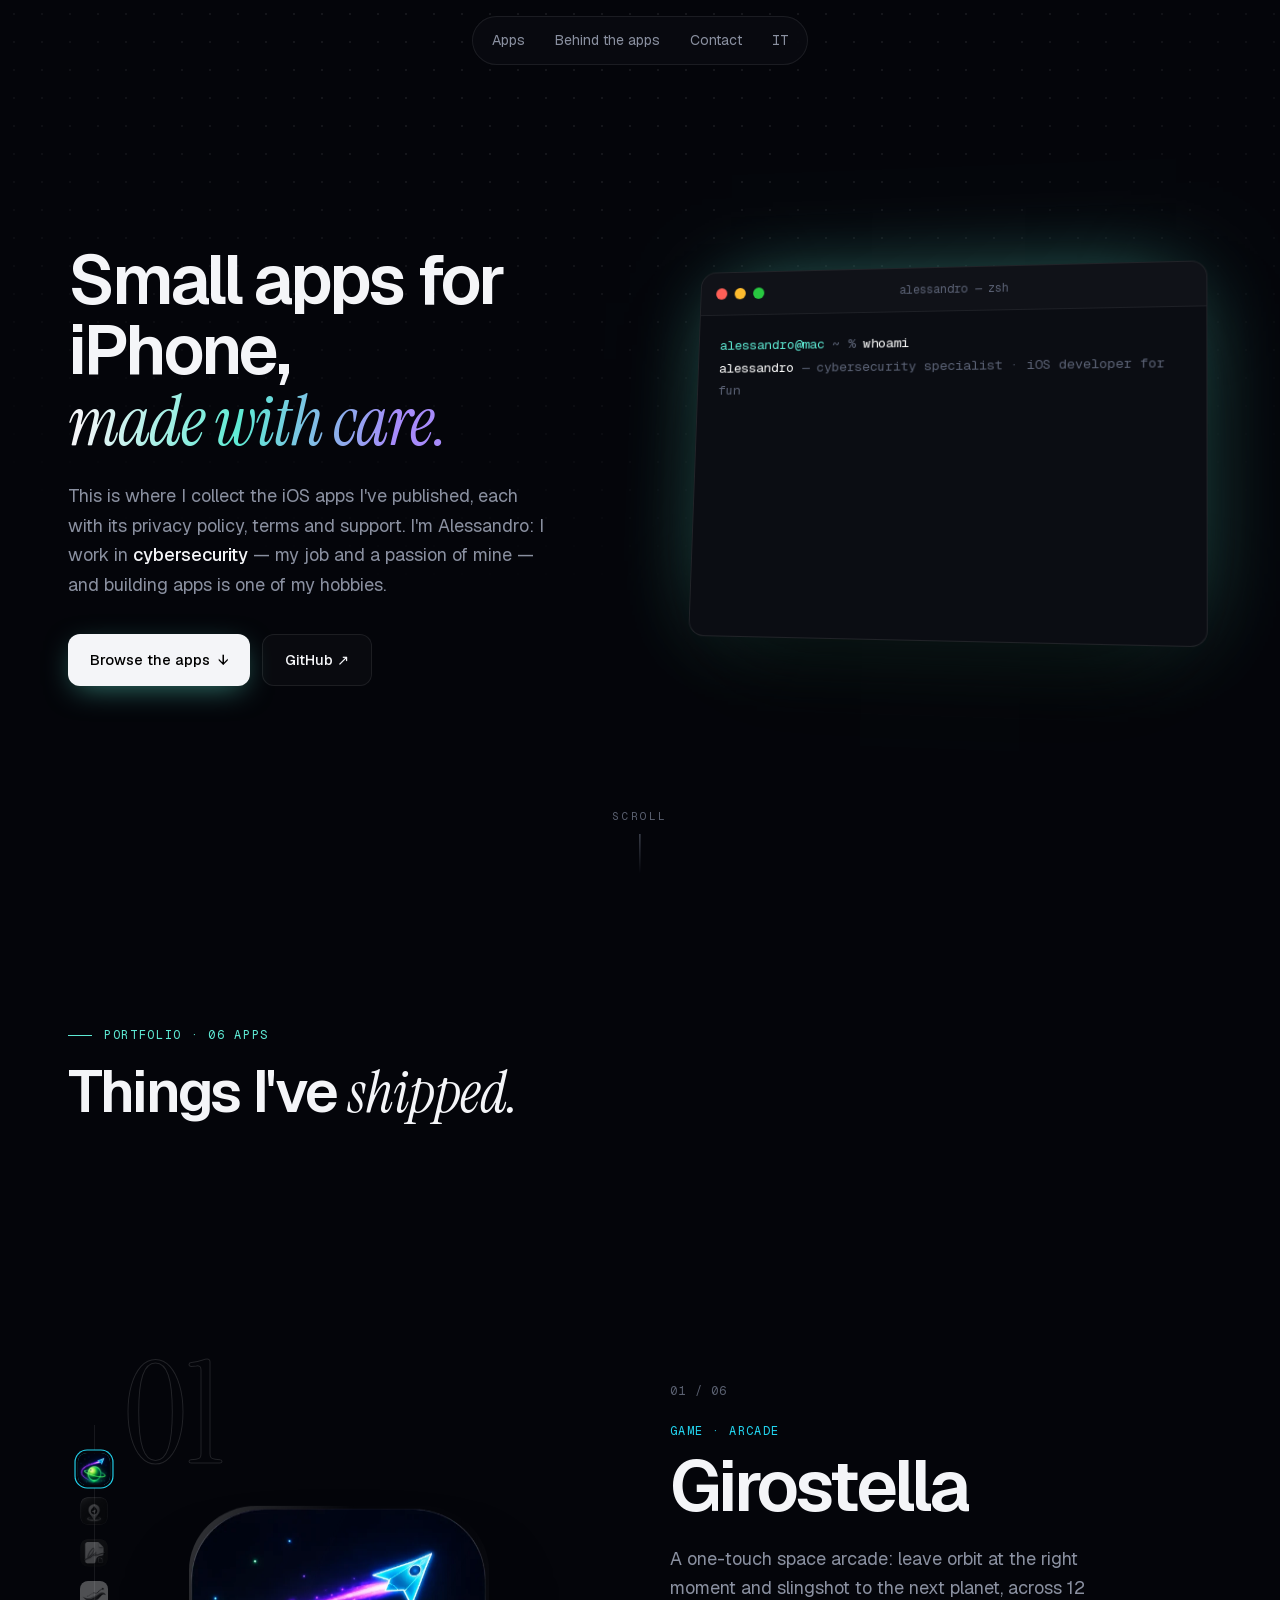
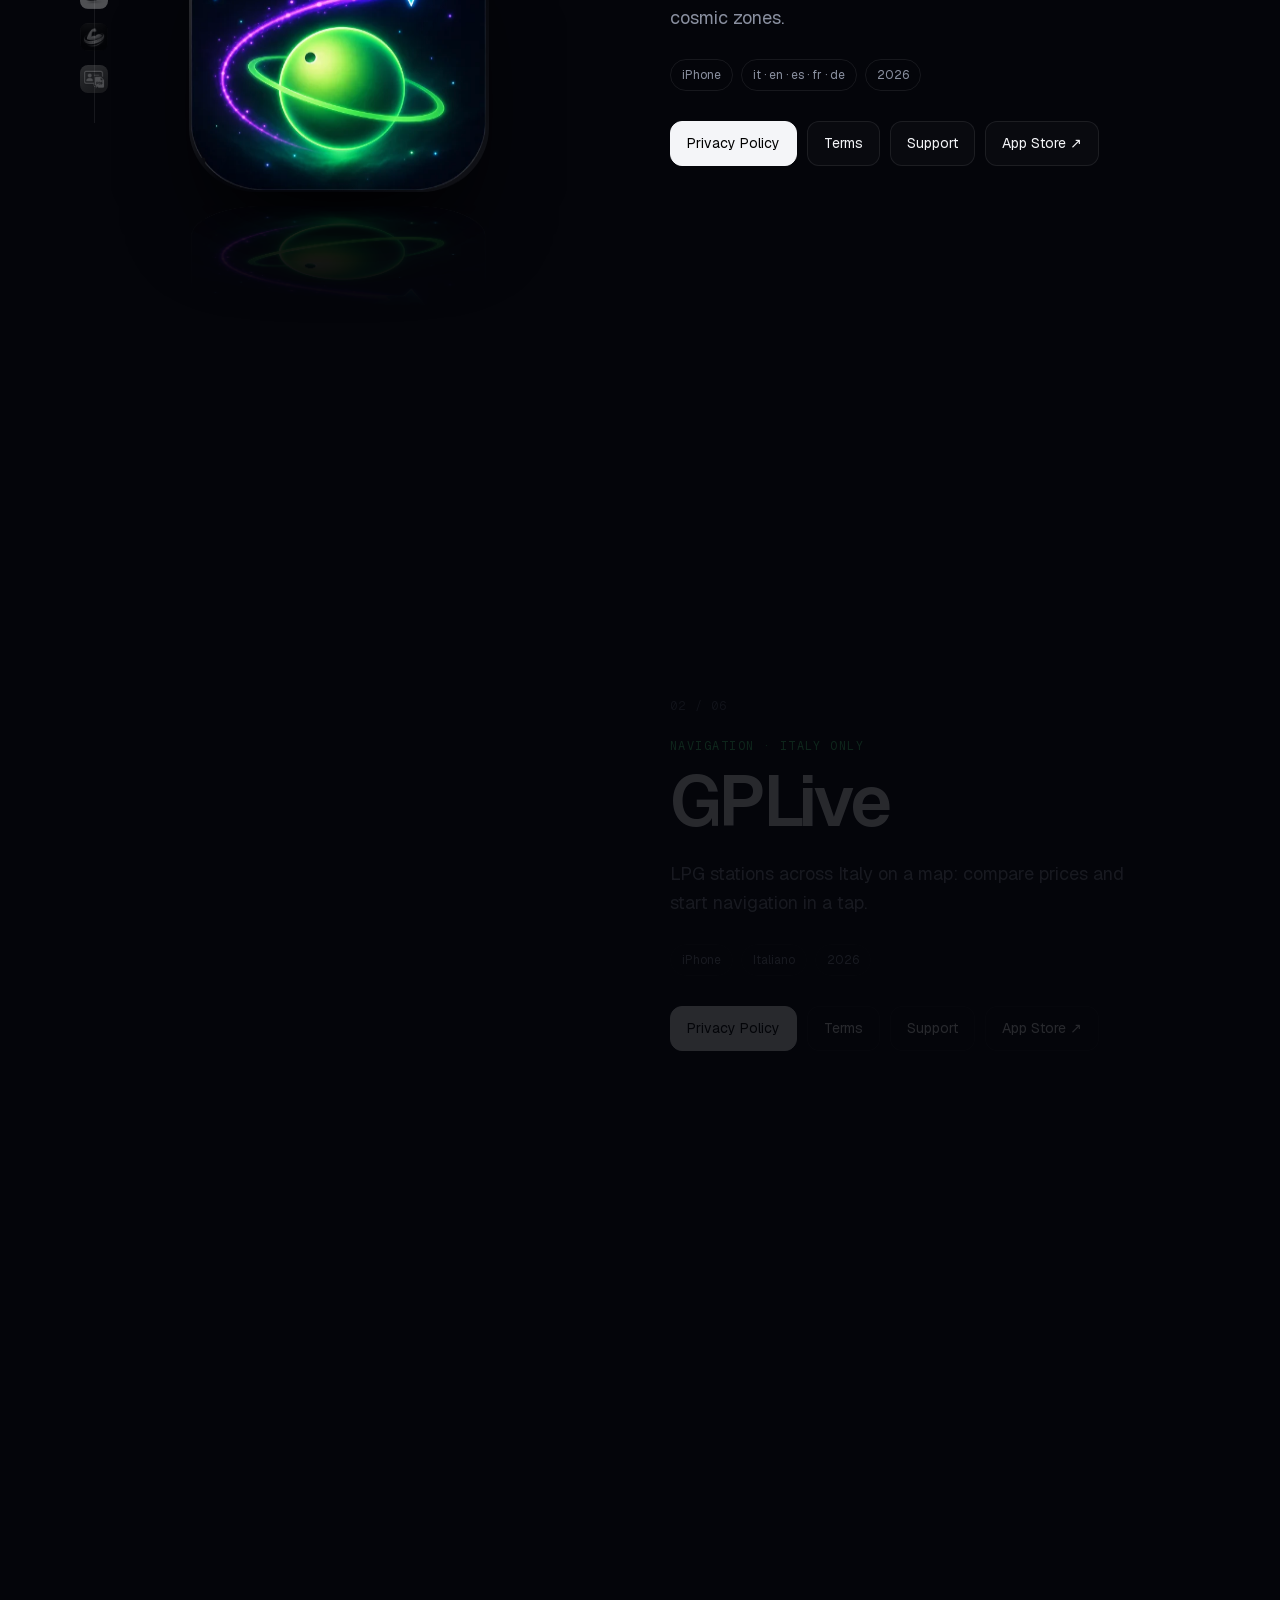
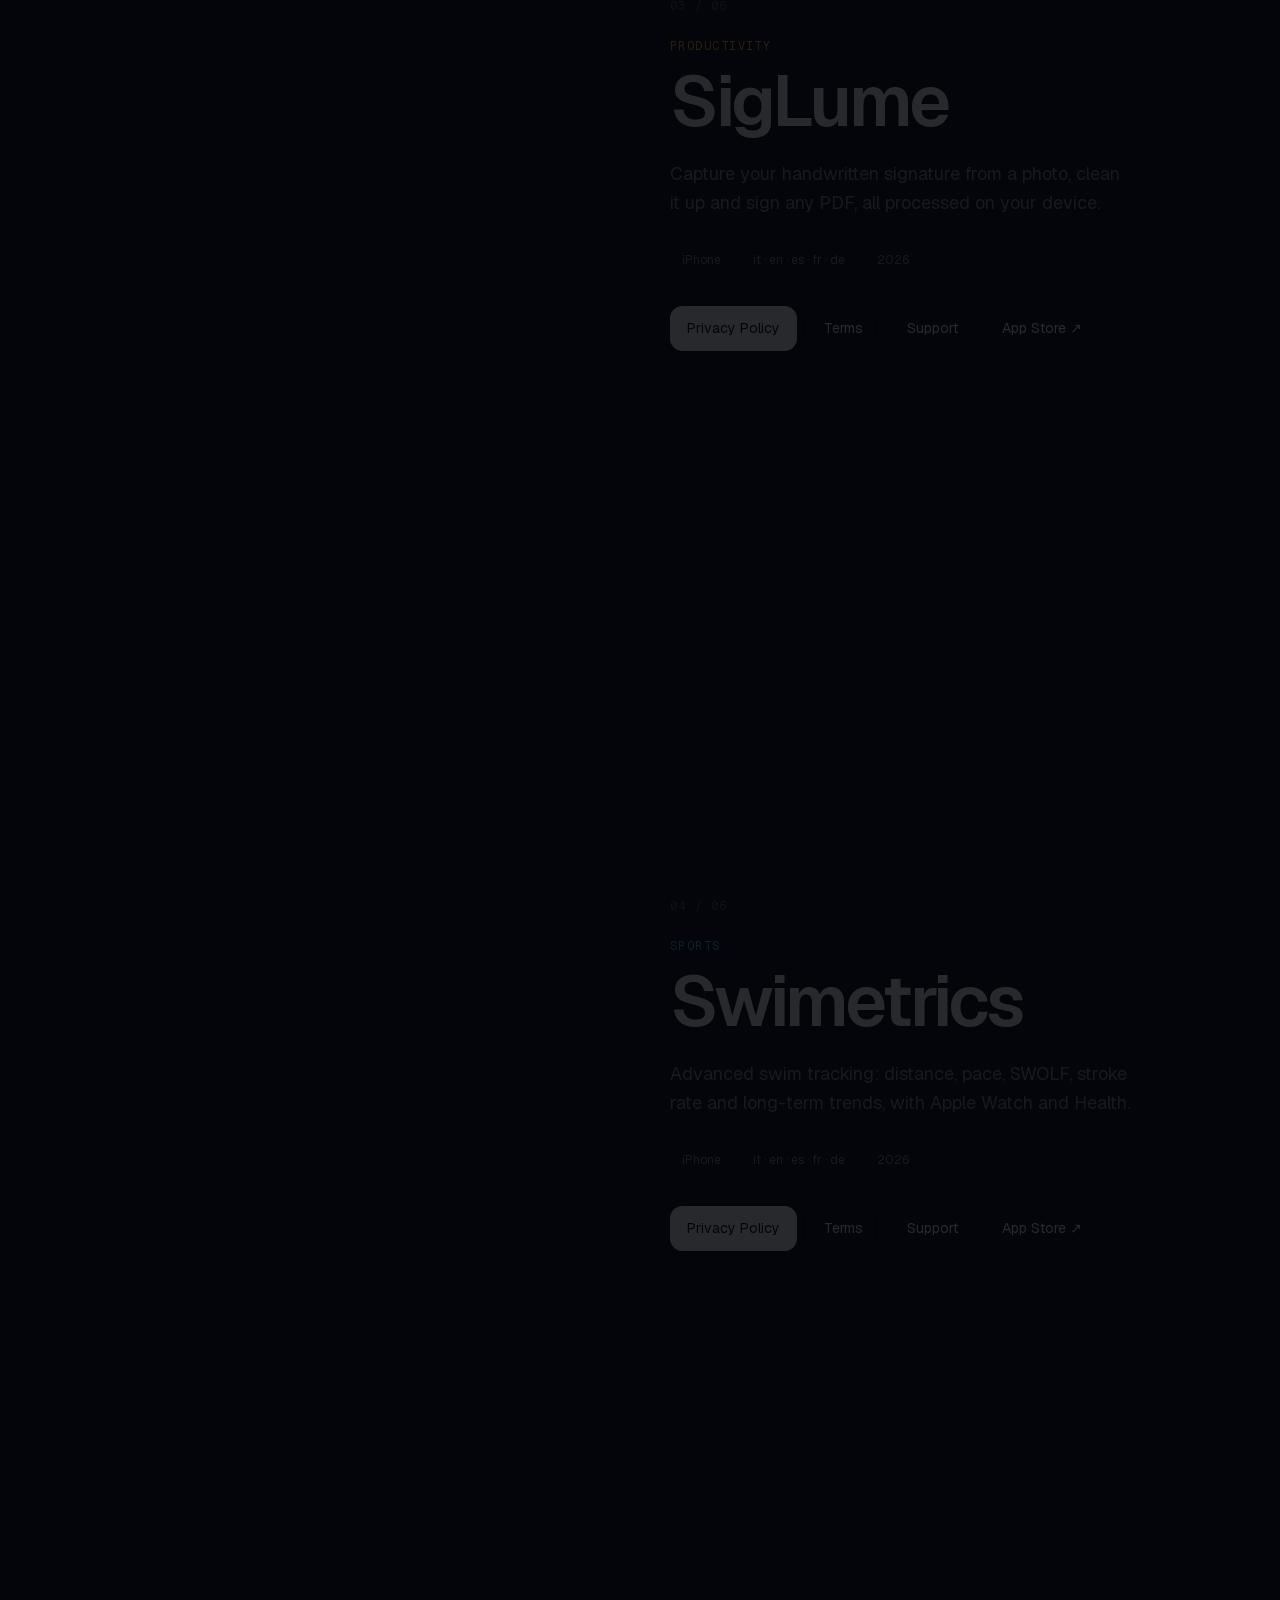
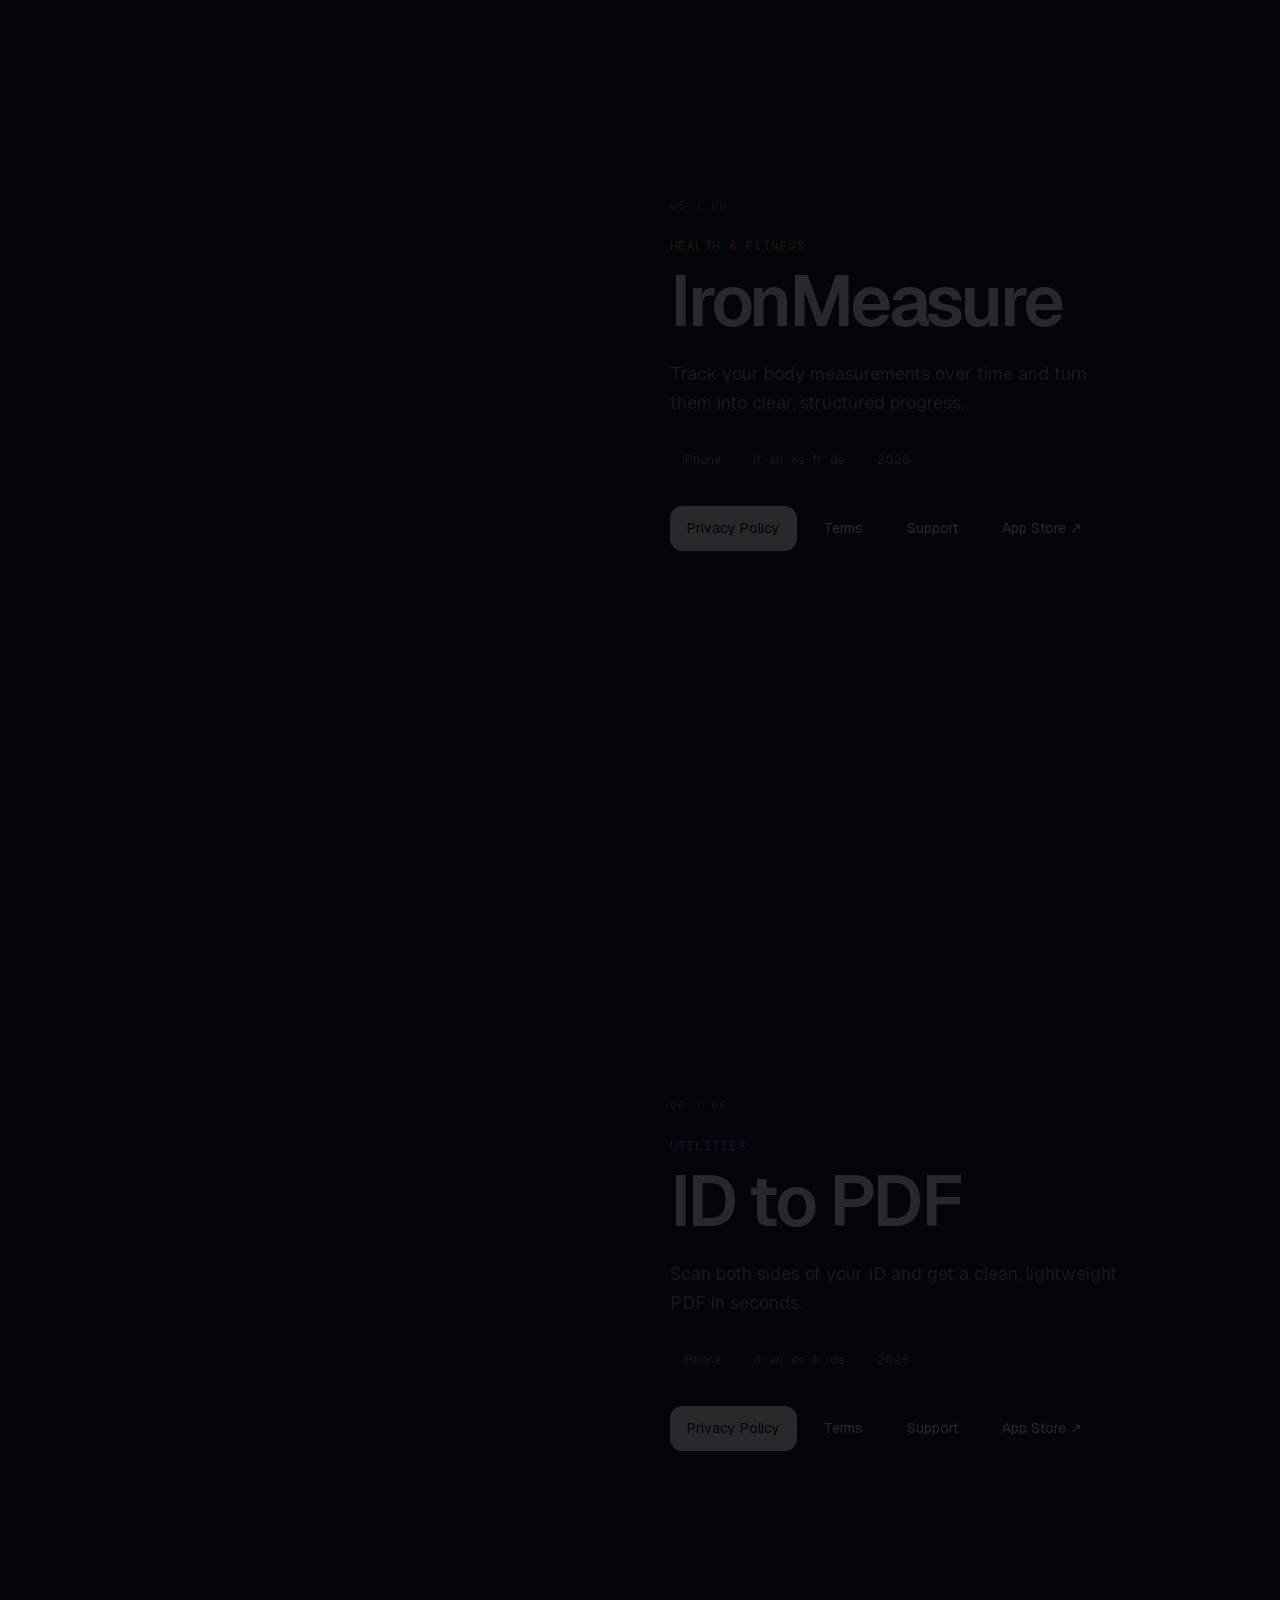
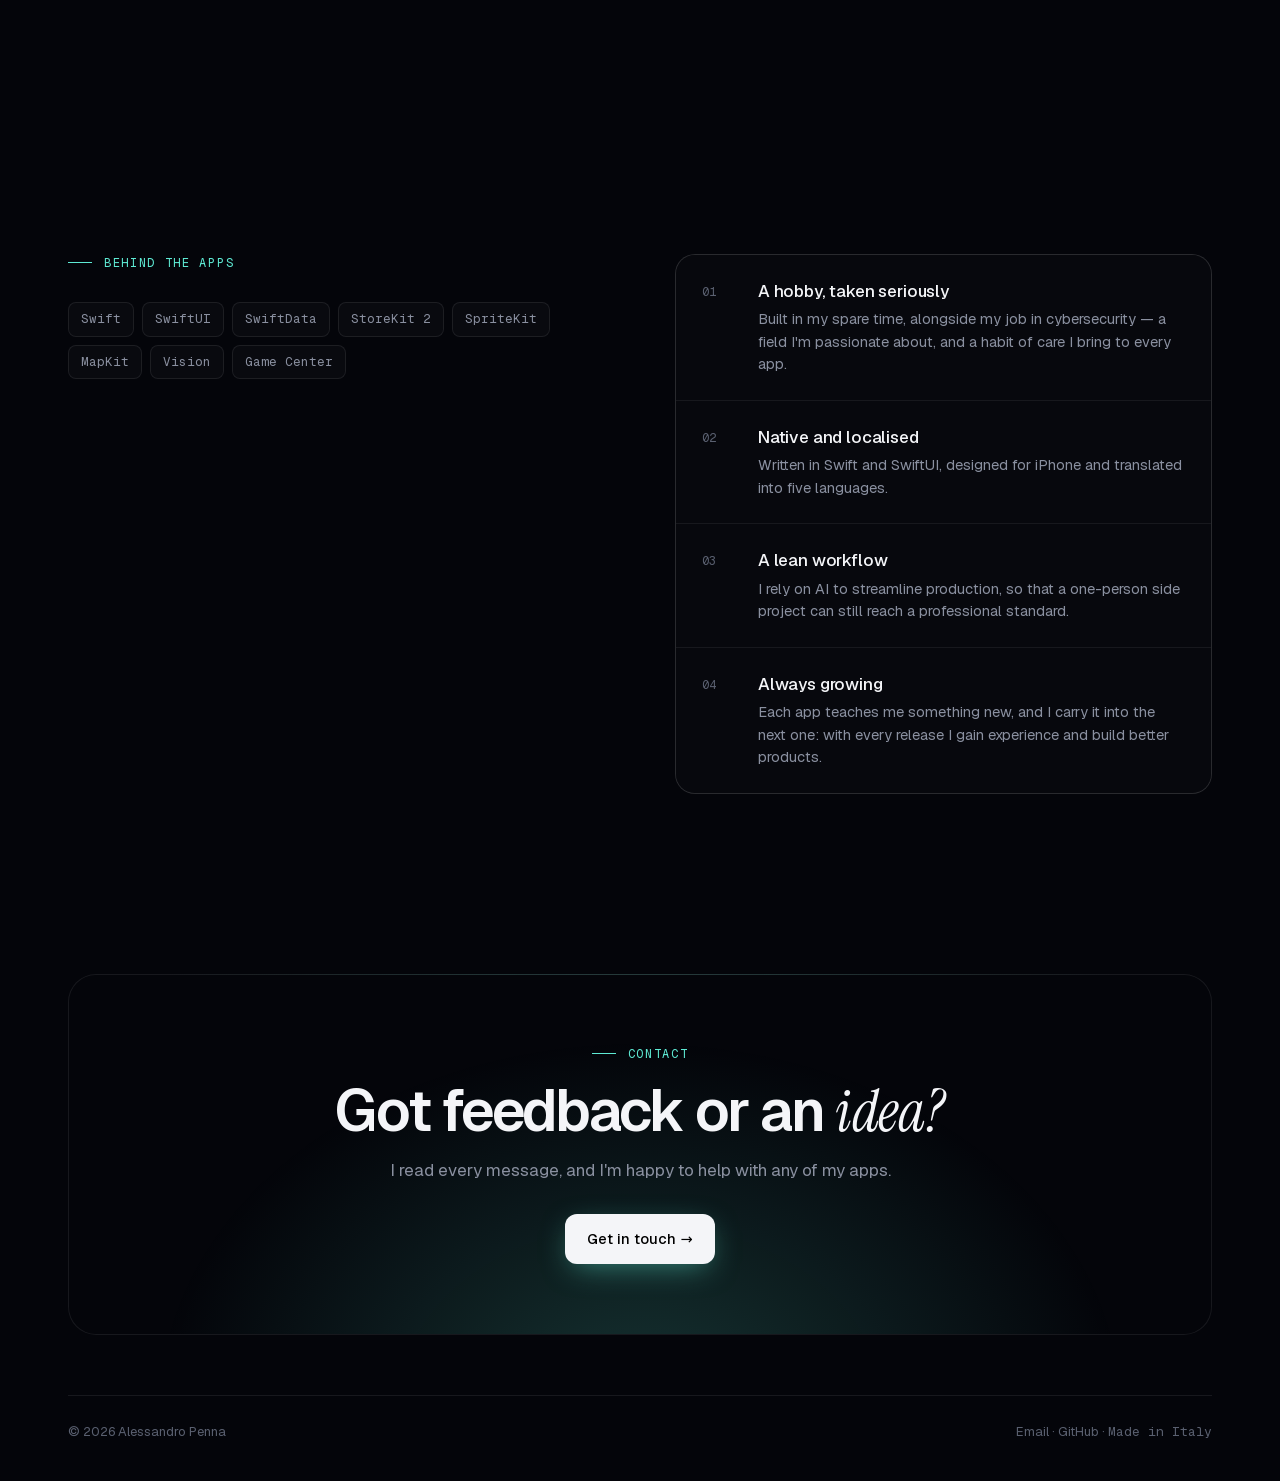
<file: index.html>
<!doctype html>
<html lang="en" class="no-js">
<head>
<meta charset="utf-8">
<meta http-equiv="Content-Security-Policy" content="default-src 'none'; script-src 'self' 'sha256-dFqnkix/KyuQ/tR3B/FYwRtcbWXrtRW7VdscV/VFsmc='; style-src 'self' 'unsafe-inline'; img-src 'self'; font-src 'self'; manifest-src 'self'; base-uri 'none'; form-action 'none'">
<meta name="referrer" content="strict-origin-when-cross-origin">
<meta name="viewport" content="width=device-width,initial-scale=1,viewport-fit=cover">
<title>Alessandro · iOS apps</title>
<meta name="description" content="iOS apps by Alessandro, a cybersecurity specialist who builds apps as a hobby: each app with its privacy policy, terms and support.">
<meta name="theme-color" content="#04050a">
<link rel="canonical" href="https://a-penna.github.io/"><link rel="alternate" hreflang="en" href="https://a-penna.github.io/"><link rel="alternate" hreflang="it" href="https://a-penna.github.io/it/"><link rel="alternate" hreflang="x-default" href="https://a-penna.github.io/">
<meta property="og:type" content="website"><meta property="og:title" content="Alessandro · iOS apps"><meta property="og:description" content="iOS apps by Alessandro, a cybersecurity specialist who builds apps as a hobby: each app with its privacy policy, terms and support."><meta property="og:url" content="https://a-penna.github.io/">
<link rel="icon" href="/assets/favicon.svg" type="image/svg+xml">
<link rel="preload" href="/assets/fonts/Geist-normal.woff2" as="font" type="font/woff2" crossorigin>
<link rel="stylesheet" href="/assets/site.css?v=b584f94f">
<script>document.documentElement.classList.remove('no-js')</script>
<script src="/assets/site.js?v=3465deec" defer></script>
</head>
<body>
<div class="bg" aria-hidden="true"></div><div class="spot" aria-hidden="true"></div>
<nav aria-label="Main"><div class="links"><a href="#apps">Apps</a><a href="#about">Behind the apps</a><a href="#contact">Contact</a><a href="/it/" class="mono" hreflang="it" lang="it">IT</a></div></nav>
<main>
<section class="hero">
 <div>
  <h1><span class="w" style="animation-delay:0.15s">Small</span> <span class="w" style="animation-delay:0.22s">apps</span> <span class="w" style="animation-delay:0.29s">for</span> <span class="w" style="animation-delay:0.36s">iPhone,</span><br><span style="animation-delay:0.43s" class="w g">made with care.</span></h1>
  <p class="lead in" style="animation-delay:.75s">This is where I collect the iOS apps I've published, each with its privacy policy, terms and support. I'm Alessandro: I work in <b>cybersecurity</b> — my job and a passion of mine — and building apps is one of my hobbies.</p>
  <div class="cta in" style="animation-delay:.9s"><a class="btn p" href="#apps">Browse the apps <span aria-hidden="true">↓</span></a><a class="btn s" href="https://github.com/a-penna" target="_blank" rel="noopener">GitHub ↗</a></div>
 </div>
 <div class="vis in" style="animation-delay:.4s">
  <div class="win" role="img" aria-label="Terminal: whoami, ls ~/apps"><div class="bar" aria-hidden="true"><i></i><i></i><i></i><span class="mono">alessandro — zsh</span></div>
   <div class="tb" id="tb"><span class="p">alessandro@mac</span> <span class="d">~ %</span> <span class="cur"></span><noscript><br><a href="/apps/girostella/" style="color:#22d3ee">Girostella</a> <a href="/apps/gplive/" style="color:#4ade80">GPLive</a> <a href="/apps/siglume/" style="color:#fbbf24">SigLume</a> <a href="/apps/swimetrics/" style="color:#38bdf8">Swimetrics</a> <a href="/apps/ironmeasure/" style="color:#f97316">IronMeasure</a> <a href="/apps/id-to-pdf/" style="color:#818cf8">ID to PDF</a></noscript></div></div>
  <div class="dock" id="dock"><a href="/apps/girostella/" style="transition-delay:0.00s" aria-label="Girostella"><img src="/assets/icons/girostella-144.webp" width="62" height="62" alt="" decoding="async"></a><a href="/apps/gplive/" style="transition-delay:0.08s" aria-label="GPLive"><img src="/assets/icons/gplive-144.webp" width="62" height="62" alt="" decoding="async"></a><a href="/apps/siglume/" style="transition-delay:0.16s" aria-label="SigLume"><img src="/assets/icons/siglume-144.webp" width="62" height="62" alt="" decoding="async"></a><a href="/apps/swimetrics/" style="transition-delay:0.24s" aria-label="Swimetrics"><img src="/assets/icons/swimetrics-144.webp" width="62" height="62" alt="" decoding="async"></a><a href="/apps/ironmeasure/" style="transition-delay:0.32s" aria-label="IronMeasure"><img src="/assets/icons/ironmeasure-144.webp" width="62" height="62" alt="" decoding="async"></a><a href="/apps/id-to-pdf/" style="transition-delay:0.40s" aria-label="ID to PDF"><img src="/assets/icons/id-to-pdf-144.webp" width="62" height="62" alt="" decoding="async"></a></div>
  <script type="application/json" id="term-data">{"whoami": "— cybersecurity specialist · iOS developer for fun", "launching": "Launching 6 apps…", "apps": [{"name": "Girostella", "href": "/apps/girostella/", "c": "#22d3ee"}, {"name": "GPLive", "href": "/apps/gplive/", "c": "#4ade80"}, {"name": "SigLume", "href": "/apps/siglume/", "c": "#fbbf24"}, {"name": "Swimetrics", "href": "/apps/swimetrics/", "c": "#38bdf8"}, {"name": "IronMeasure", "href": "/apps/ironmeasure/", "c": "#f97316"}, {"name": "ID to PDF", "href": "/apps/id-to-pdf/", "c": "#818cf8"}]}</script>
 </div>
 <div class="scroll mono" aria-hidden="true">Scroll</div>
</section>

<section id="apps">
 <div class="eyebrow mono rv">Portfolio · 06 apps</div>
 <h2 class="rv">Things I've <em>shipped.</em></h2>
 <div class="pf" id="pf">
  <div class="stage" aria-hidden="true"><div class="show"><span class="snum">01</span><div class="sic on"><div class="tilt"><img src="/assets/icons/girostella-512.webp" width="512" height="512" alt="Girostella" decoding="async"><div class="gloss"></div><div class="refl" aria-hidden="true"><img src="/assets/icons/girostella-512.webp" alt="" loading="lazy" decoding="async"></div></div></div><div class="sic"><div class="tilt"><img src="/assets/icons/gplive-512.webp" width="512" height="512" alt="GPLive" decoding="async" loading="lazy"><div class="gloss"></div><div class="refl" aria-hidden="true"><img src="/assets/icons/gplive-512.webp" alt="" loading="lazy" decoding="async"></div></div></div><div class="sic"><div class="tilt"><img src="/assets/icons/siglume-512.webp" width="512" height="512" alt="SigLume" decoding="async" loading="lazy"><div class="gloss"></div><div class="refl" aria-hidden="true"><img src="/assets/icons/siglume-512.webp" alt="" loading="lazy" decoding="async"></div></div></div><div class="sic"><div class="tilt"><img src="/assets/icons/swimetrics-512.webp" width="512" height="512" alt="Swimetrics" decoding="async" loading="lazy"><div class="gloss"></div><div class="refl" aria-hidden="true"><img src="/assets/icons/swimetrics-512.webp" alt="" loading="lazy" decoding="async"></div></div></div><div class="sic"><div class="tilt"><img src="/assets/icons/ironmeasure-512.webp" width="512" height="512" alt="IronMeasure" decoding="async" loading="lazy"><div class="gloss"></div><div class="refl" aria-hidden="true"><img src="/assets/icons/ironmeasure-512.webp" alt="" loading="lazy" decoding="async"></div></div></div><div class="sic"><div class="tilt"><img src="/assets/icons/id-to-pdf-512.webp" width="512" height="512" alt="ID to PDF" decoding="async" loading="lazy"><div class="gloss"></div><div class="refl" aria-hidden="true"><img src="/assets/icons/id-to-pdf-512.webp" alt="" loading="lazy" decoding="async"></div></div></div></div><div class="rail"><a href="/apps/girostella/" class="on" aria-label="Girostella"><img src="/assets/icons/girostella-144.webp" width="28" height="28" alt="" loading="lazy"></a><a href="/apps/gplive/" aria-label="GPLive"><img src="/assets/icons/gplive-144.webp" width="28" height="28" alt="" loading="lazy"></a><a href="/apps/siglume/" aria-label="SigLume"><img src="/assets/icons/siglume-144.webp" width="28" height="28" alt="" loading="lazy"></a><a href="/apps/swimetrics/" aria-label="Swimetrics"><img src="/assets/icons/swimetrics-144.webp" width="28" height="28" alt="" loading="lazy"></a><a href="/apps/ironmeasure/" aria-label="IronMeasure"><img src="/assets/icons/ironmeasure-144.webp" width="28" height="28" alt="" loading="lazy"></a><a href="/apps/id-to-pdf/" aria-label="ID to PDF"><img src="/assets/icons/id-to-pdf-144.webp" width="28" height="28" alt="" loading="lazy"></a></div></div>
  <div>
   <article class="chap on" style="--c:#22d3ee">
    <span class="idx mono">01 / 06</span><span class="cat mono">Game · Arcade</span>
    <h3><a href="/apps/girostella/">Girostella</a></h3>
    <p>A one-touch space arcade: leave orbit at the right moment and slingshot to the next planet, across 12 cosmic zones.</p>
    <div class="chip"><span>iPhone</span><span>it · en · es · fr · de</span><span>2026</span></div>
    <div class="acts"><a class="pri" href="/apps/girostella/#privacy">Privacy Policy</a><a href="/apps/girostella/#terms">Terms</a><a href="/apps/girostella/#support">Support</a><a href="https://apps.apple.com/app/id6801086873" target="_blank" rel="noopener">App Store ↗</a></div>
   </article>
   <article class="chap" style="--c:#4ade80">
    <span class="idx mono">02 / 06</span><span class="cat mono">Navigation · Italy only</span>
    <h3><a href="/apps/gplive/">GPLive</a></h3>
    <p>LPG stations across Italy on a map: compare prices and start navigation in a tap.</p>
    <div class="chip"><span>iPhone</span><span>Italiano</span><span>2026</span></div>
    <div class="acts"><a class="pri" href="/apps/gplive/#privacy">Privacy Policy</a><a href="/apps/gplive/#terms">Terms</a><a href="/apps/gplive/#support">Support</a><a href="https://apps.apple.com/it/app/id6797024859" target="_blank" rel="noopener">App Store ↗</a></div>
   </article>
   <article class="chap" style="--c:#fbbf24">
    <span class="idx mono">03 / 06</span><span class="cat mono">Productivity</span>
    <h3><a href="/apps/siglume/">SigLume</a></h3>
    <p>Capture your handwritten signature from a photo, clean it up and sign any PDF, all processed on your device.</p>
    <div class="chip"><span>iPhone</span><span>it · en · es · fr · de</span><span>2026</span></div>
    <div class="acts"><a class="pri" href="/apps/siglume/#privacy">Privacy Policy</a><a href="/apps/siglume/#terms">Terms</a><a href="/apps/siglume/#support">Support</a><a href="https://apps.apple.com/app/id6784931753" target="_blank" rel="noopener">App Store ↗</a></div>
   </article>
   <article class="chap" style="--c:#38bdf8">
    <span class="idx mono">04 / 06</span><span class="cat mono">Sports</span>
    <h3><a href="/apps/swimetrics/">Swimetrics</a></h3>
    <p>Advanced swim tracking: distance, pace, SWOLF, stroke rate and long-term trends, with Apple Watch and Health.</p>
    <div class="chip"><span>iPhone</span><span>it · en · es · fr · de</span><span>2026</span></div>
    <div class="acts"><a class="pri" href="/apps/swimetrics/#privacy">Privacy Policy</a><a href="/apps/swimetrics/#terms">Terms</a><a href="/apps/swimetrics/#support">Support</a><a href="https://apps.apple.com/app/id6761785509" target="_blank" rel="noopener">App Store ↗</a></div>
   </article>
   <article class="chap" style="--c:#f97316">
    <span class="idx mono">05 / 06</span><span class="cat mono">Health &amp; Fitness</span>
    <h3><a href="/apps/ironmeasure/">IronMeasure</a></h3>
    <p>Track your body measurements over time and turn them into clear, structured progress.</p>
    <div class="chip"><span>iPhone</span><span>it · en · es · fr · de</span><span>2026</span></div>
    <div class="acts"><a class="pri" href="/apps/ironmeasure/#privacy">Privacy Policy</a><a href="/apps/ironmeasure/#terms">Terms</a><a href="/apps/ironmeasure/#support">Support</a><a href="https://apps.apple.com/app/id6755872551" target="_blank" rel="noopener">App Store ↗</a></div>
   </article>
   <article class="chap" style="--c:#818cf8">
    <span class="idx mono">06 / 06</span><span class="cat mono">Utilities</span>
    <h3><a href="/apps/id-to-pdf/">ID to PDF</a></h3>
    <p>Scan both sides of your ID and get a clean, lightweight PDF in seconds.</p>
    <div class="chip"><span>iPhone</span><span>it · en · es · fr · de</span><span>2025</span></div>
    <div class="acts"><a class="pri" href="/apps/id-to-pdf/#privacy">Privacy Policy</a><a href="/apps/id-to-pdf/#terms">Terms</a><a href="/apps/id-to-pdf/#support">Support</a><a href="https://apps.apple.com/app/id6754233252" target="_blank" rel="noopener">App Store ↗</a></div>
   </article>
  </div>
 </div>
</section>

<section class="blk about" id="about">
 <div>
  <div class="eyebrow mono rv">Behind the apps</div>
  <div class="stack rv mono"><span>Swift</span><span>SwiftUI</span><span>SwiftData</span><span>StoreKit 2</span><span>SpriteKit</span><span>MapKit</span><span>Vision</span><span>Game Center</span></div>
 </div>
 <div class="facts rv"><div class="fact"><span class="n mono">01</span><div><h3>A hobby, taken seriously</h3><p>Built in my spare time, alongside my job in cybersecurity — a field I&#x27;m passionate about, and a habit of care I bring to every app.</p></div></div><div class="fact"><span class="n mono">02</span><div><h3>Native and localised</h3><p>Written in Swift and SwiftUI, designed for iPhone and translated into five languages.</p></div></div><div class="fact"><span class="n mono">03</span><div><h3>A lean workflow</h3><p>I rely on AI to streamline production, so that a one-person side project can still reach a professional standard.</p></div></div><div class="fact"><span class="n mono">04</span><div><h3>Always growing</h3><p>Each app teaches me something new, and I carry it into the next one: with every release I gain experience and build better products.</p></div></div></div>
</section>

<section class="contact rv" id="contact">
 <div class="eyebrow mono">Contact</div>
 <h2>Got feedback or an <em>idea?</em></h2>
 <p>I read every message, and I'm happy to help with any of my apps.</p>
 <a class="btn p" href="mailto:alessandro_penna@icloud.com">Get in touch →</a>
</section>
<footer><span>© 2026 Alessandro Penna</span><span><a href="mailto:alessandro_penna@icloud.com">Email</a> · <a href="https://github.com/a-penna" target="_blank" rel="noopener">GitHub</a> · <span class="mono">Made in Italy</span></span></footer>
</main>
</body>
</html>
</file>
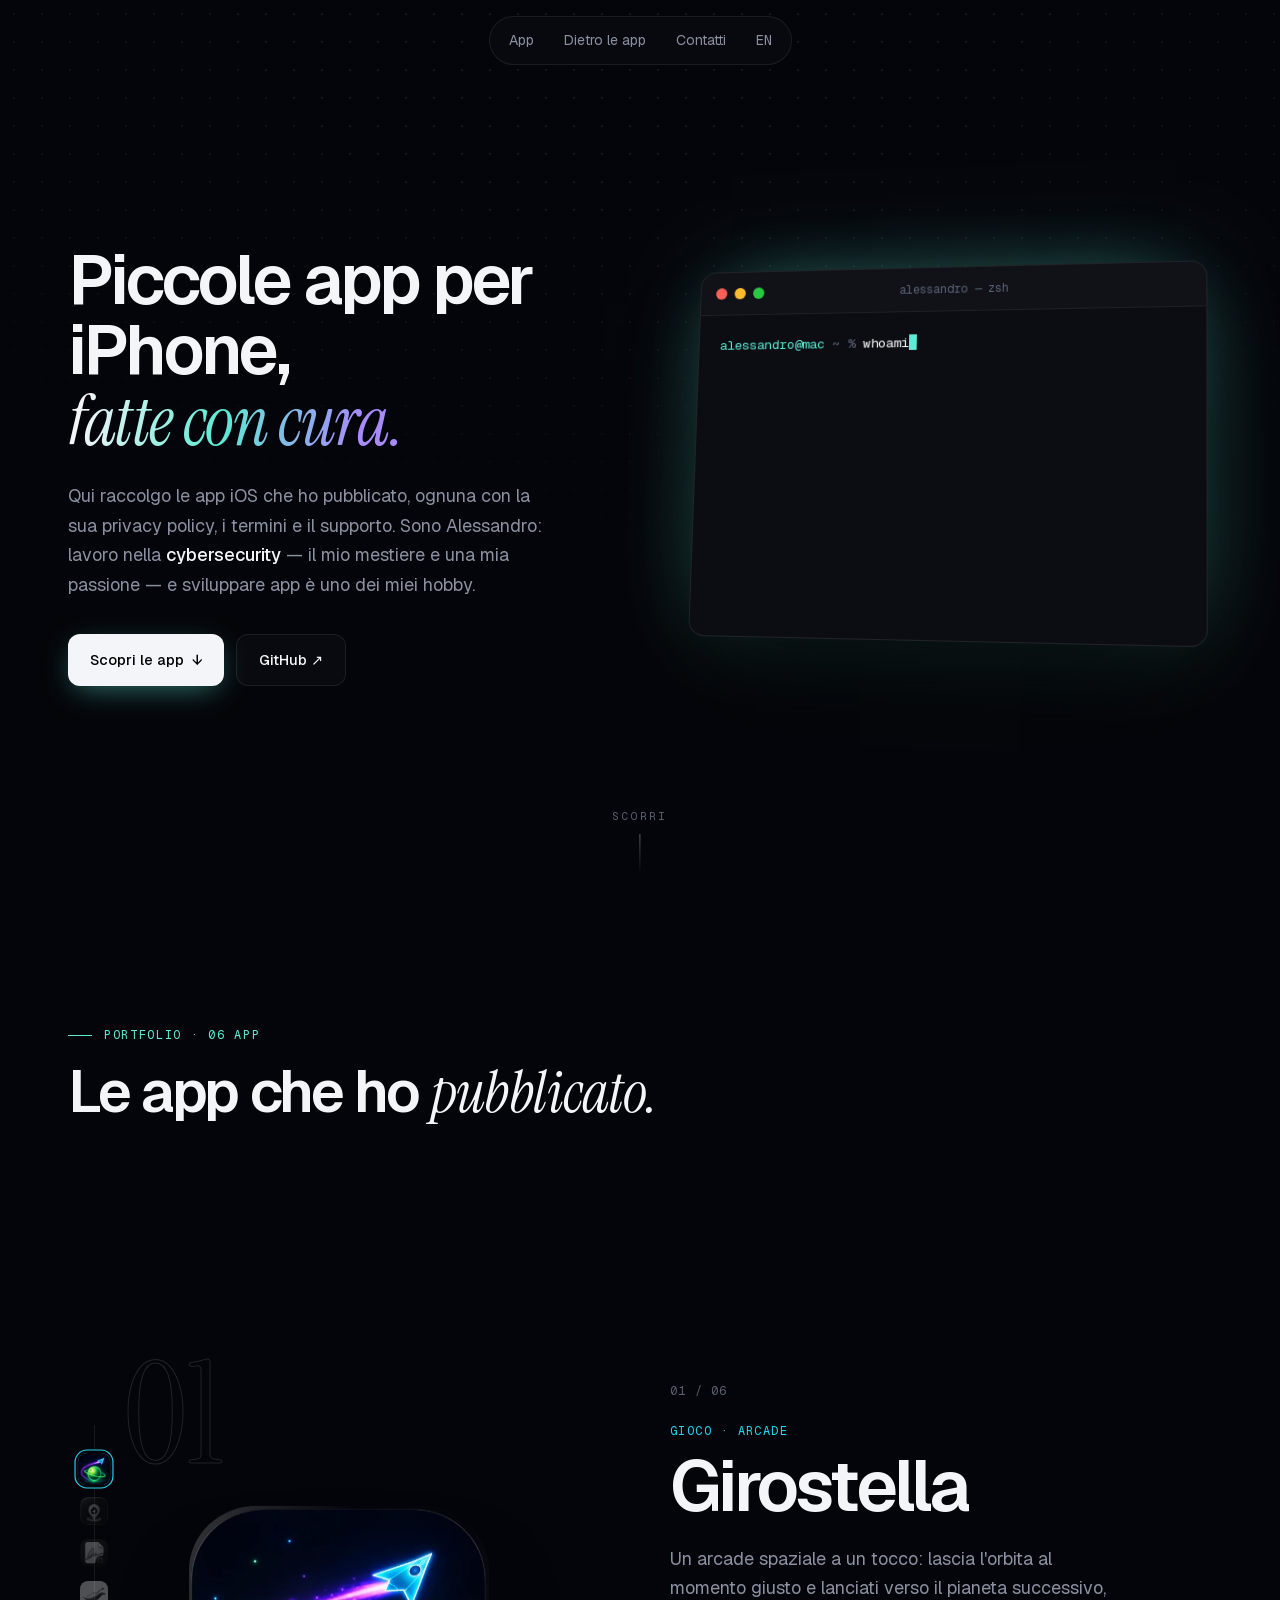
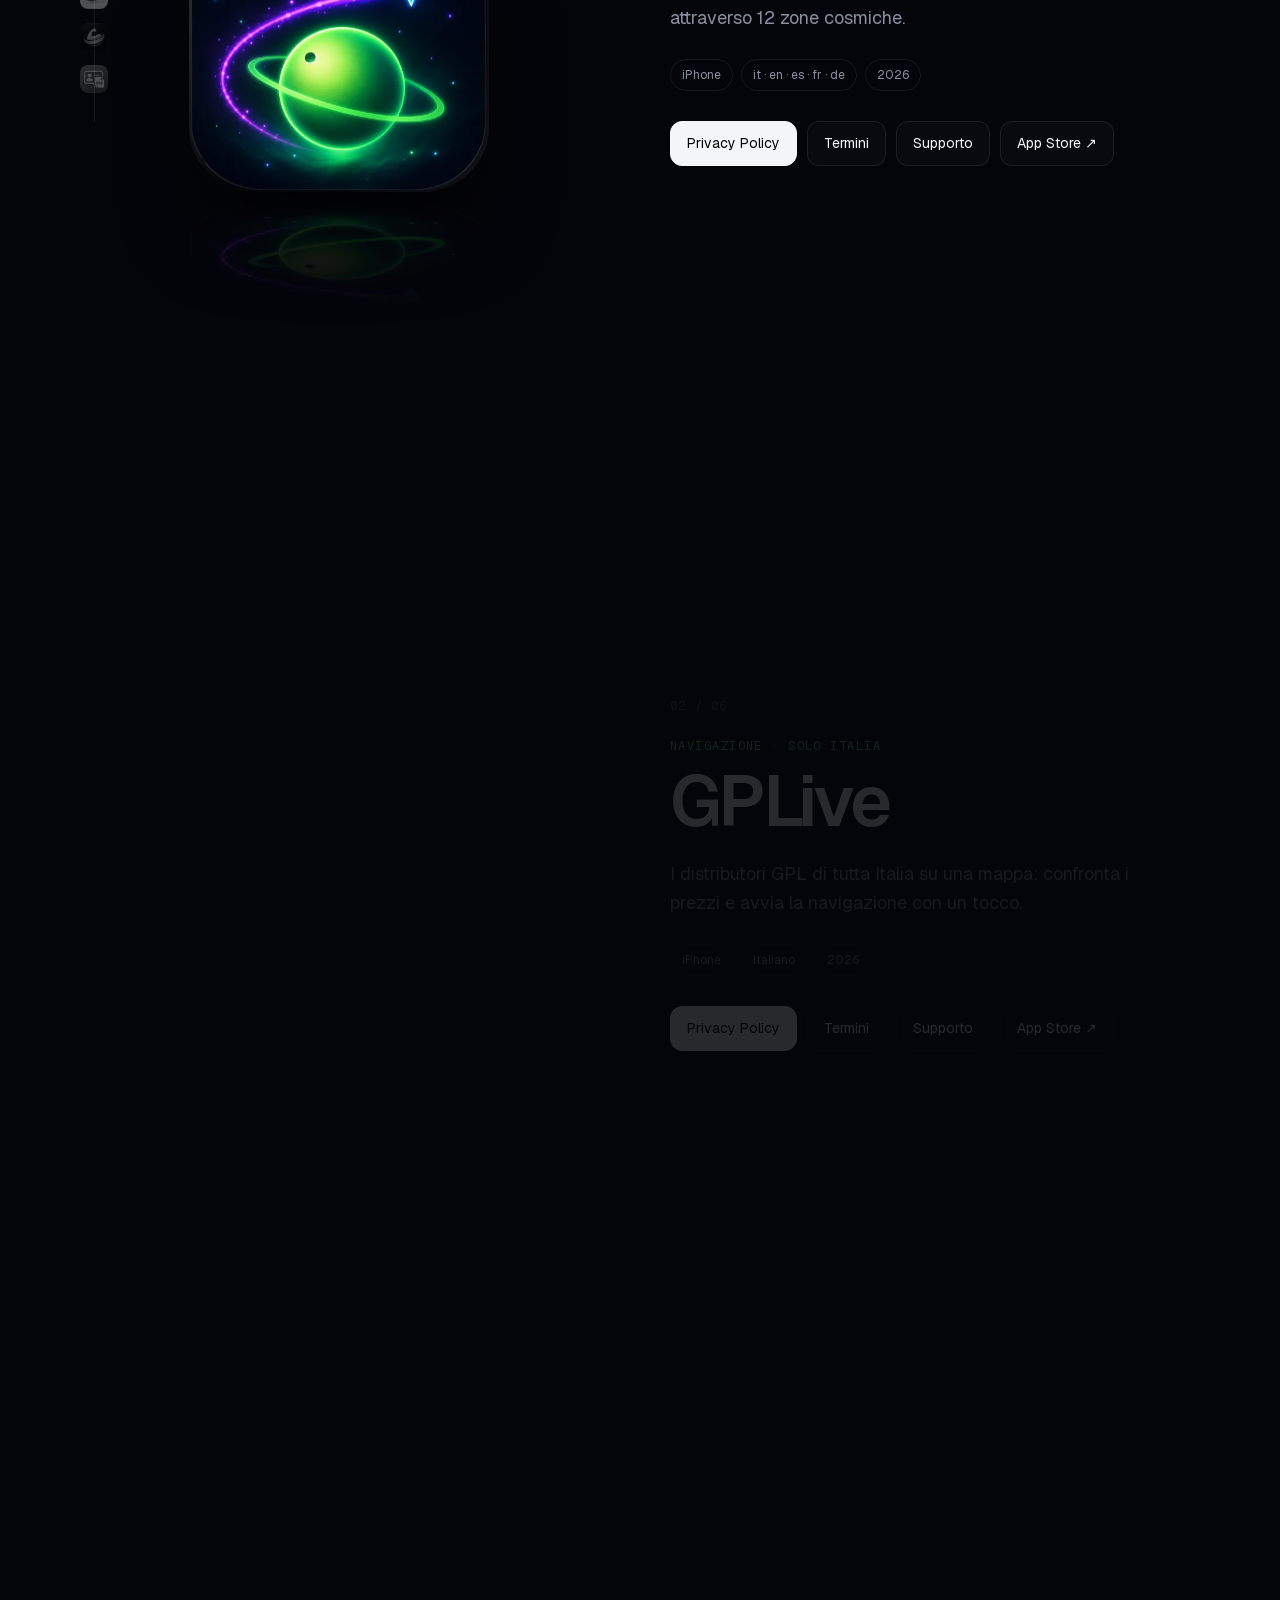
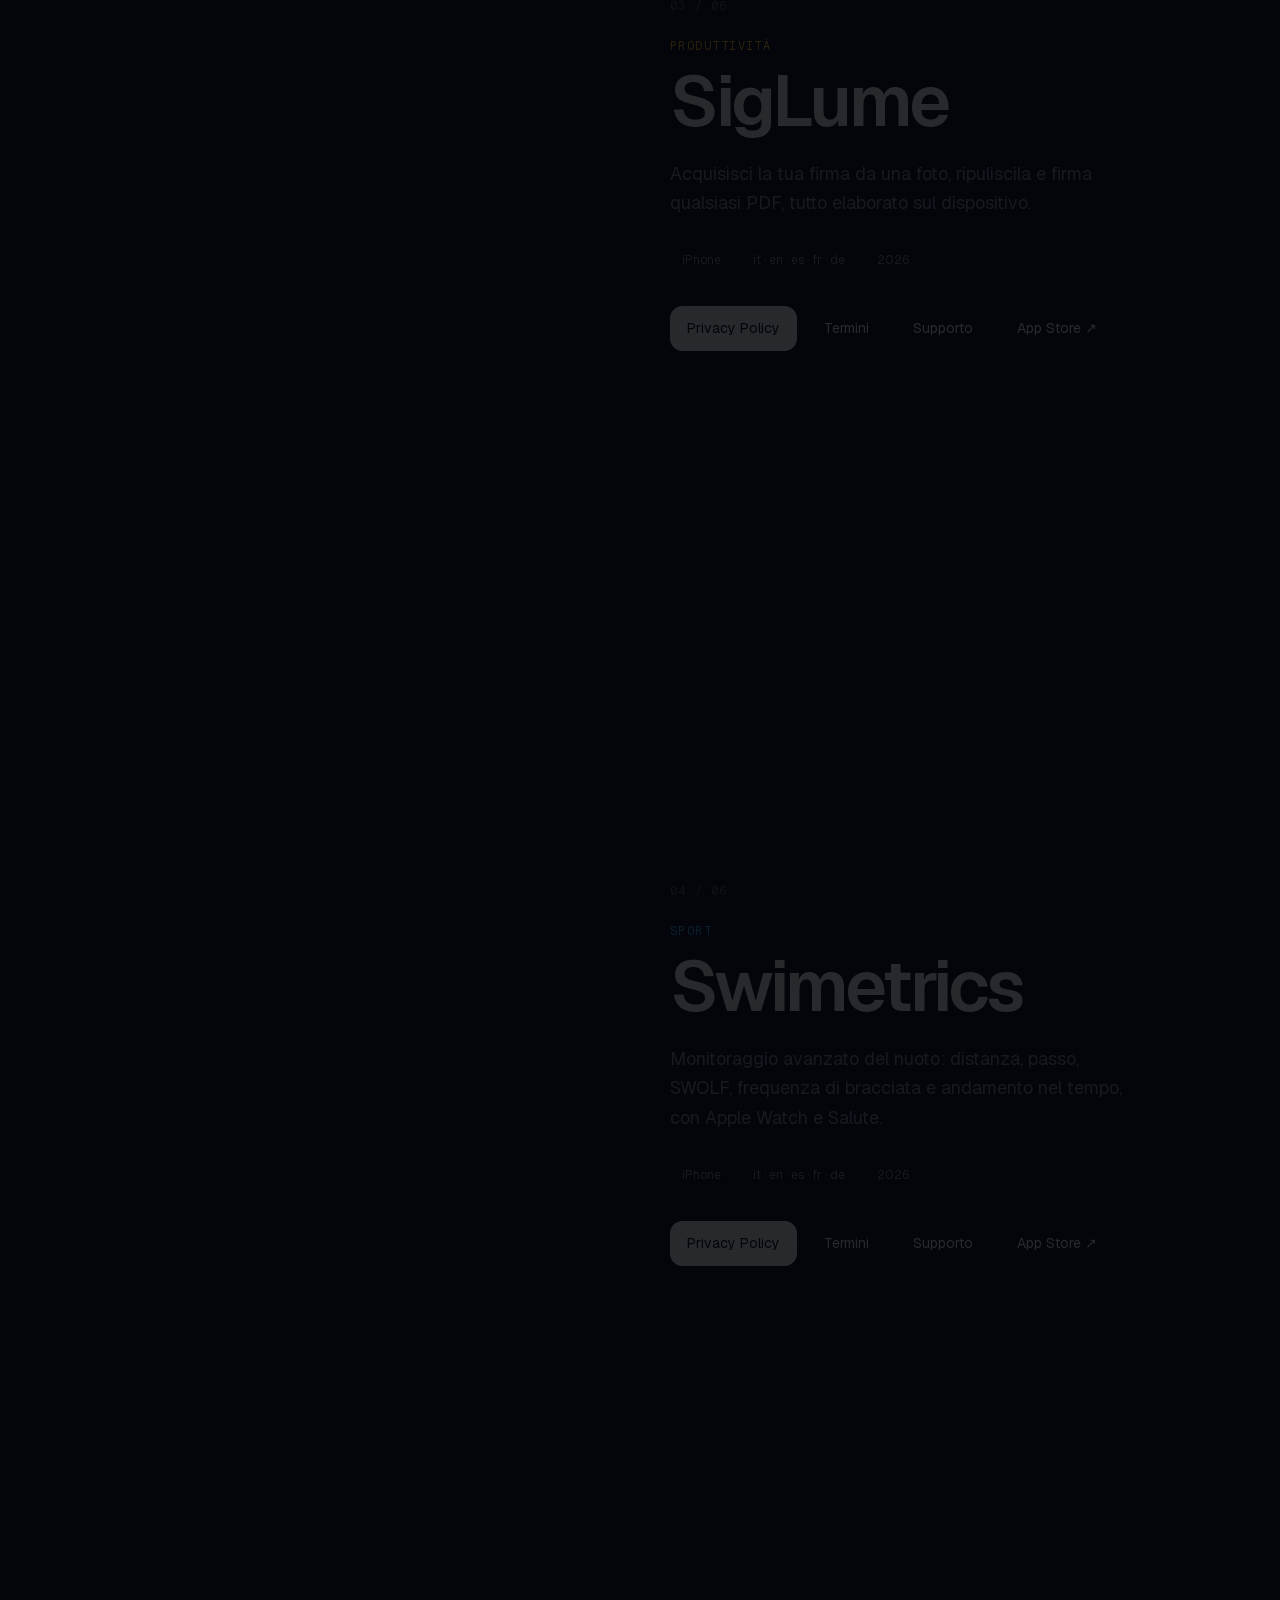
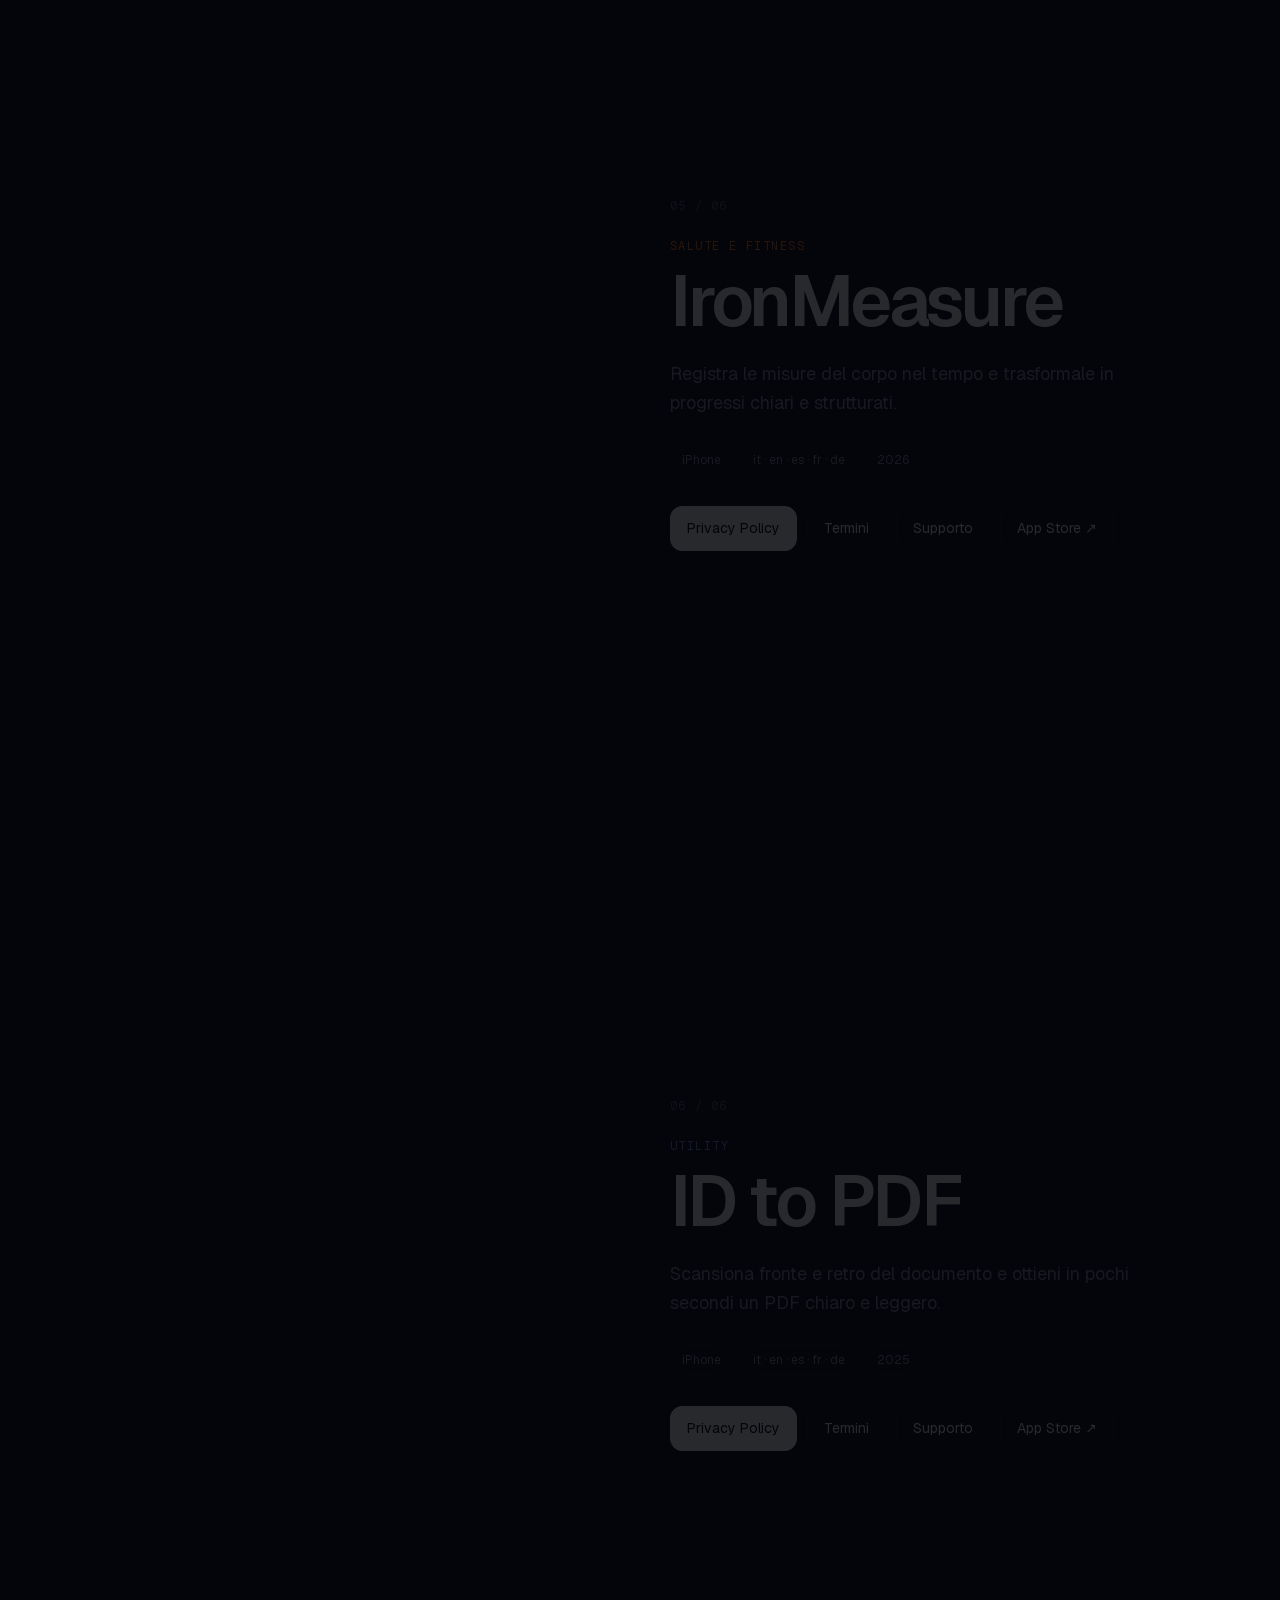
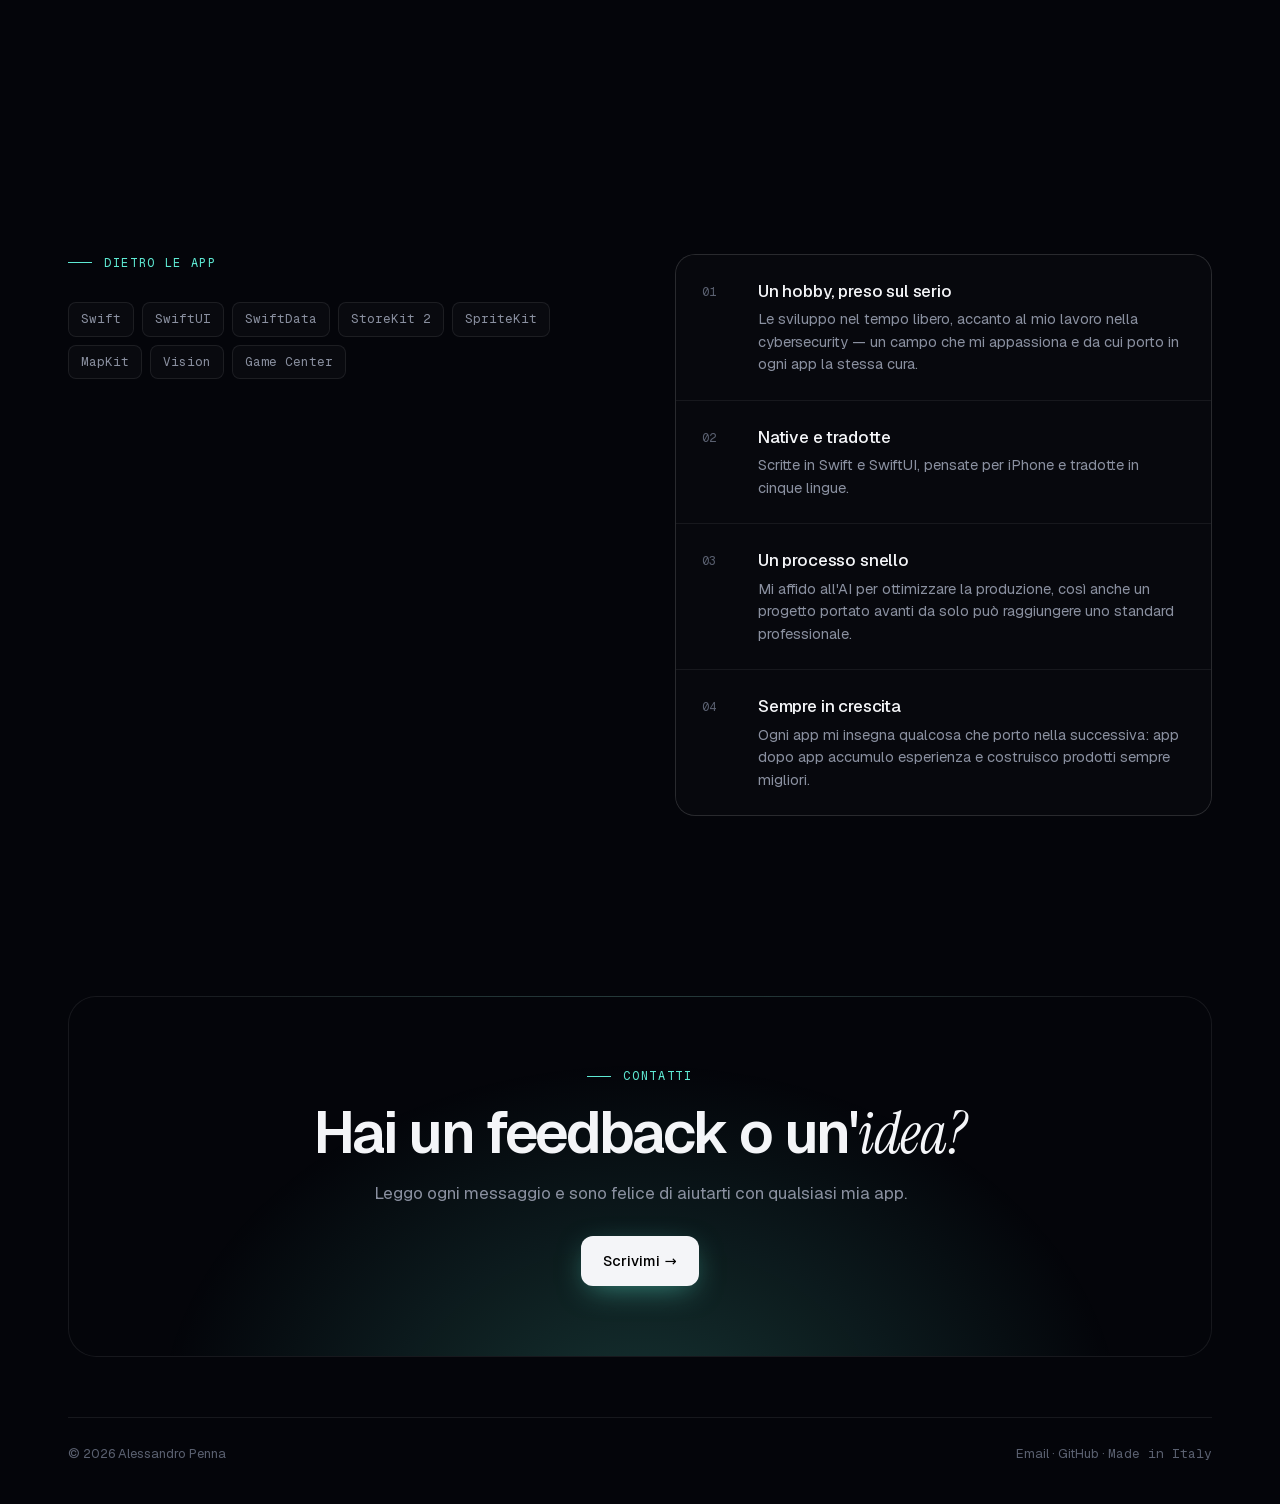
<file: it/index.html>
<!doctype html>
<html lang="it" class="no-js">
<head>
<meta charset="utf-8">
<meta http-equiv="Content-Security-Policy" content="default-src 'none'; script-src 'self' 'sha256-dFqnkix/KyuQ/tR3B/FYwRtcbWXrtRW7VdscV/VFsmc='; style-src 'self' 'unsafe-inline'; img-src 'self'; font-src 'self'; manifest-src 'self'; base-uri 'none'; form-action 'none'">
<meta name="referrer" content="strict-origin-when-cross-origin">
<meta name="viewport" content="width=device-width,initial-scale=1,viewport-fit=cover">
<title>Alessandro · App iOS</title>
<meta name="description" content="Le app iOS di Alessandro, tecnico di cybersecurity che sviluppa app per hobby: per ogni app privacy policy, termini e supporto.">
<meta name="theme-color" content="#04050a">
<link rel="canonical" href="https://a-penna.github.io/it/"><link rel="alternate" hreflang="en" href="https://a-penna.github.io/"><link rel="alternate" hreflang="it" href="https://a-penna.github.io/it/"><link rel="alternate" hreflang="x-default" href="https://a-penna.github.io/">
<meta property="og:type" content="website"><meta property="og:title" content="Alessandro · App iOS"><meta property="og:description" content="Le app iOS di Alessandro, tecnico di cybersecurity che sviluppa app per hobby: per ogni app privacy policy, termini e supporto."><meta property="og:url" content="https://a-penna.github.io/it/">
<link rel="icon" href="/assets/favicon.svg" type="image/svg+xml">
<link rel="preload" href="/assets/fonts/Geist-normal.woff2" as="font" type="font/woff2" crossorigin>
<link rel="stylesheet" href="/assets/site.css?v=b584f94f">
<script>document.documentElement.classList.remove('no-js')</script>
<script src="/assets/site.js?v=3465deec" defer></script>
</head>
<body>
<div class="bg" aria-hidden="true"></div><div class="spot" aria-hidden="true"></div>
<nav aria-label="Main"><div class="links"><a href="#apps">App</a><a href="#about">Dietro le app</a><a href="#contact">Contatti</a><a href="/" class="mono" hreflang="en" lang="en">EN</a></div></nav>
<main>
<section class="hero">
 <div>
  <h1><span class="w" style="animation-delay:0.15s">Piccole</span> <span class="w" style="animation-delay:0.22s">app</span> <span class="w" style="animation-delay:0.29s">per</span> <span class="w" style="animation-delay:0.36s">iPhone,</span><br><span style="animation-delay:0.43s" class="w g">fatte con cura.</span></h1>
  <p class="lead in" style="animation-delay:.75s">Qui raccolgo le app iOS che ho pubblicato, ognuna con la sua privacy policy, i termini e il supporto. Sono Alessandro: lavoro nella <b>cybersecurity</b> — il mio mestiere e una mia passione — e sviluppare app è uno dei miei hobby.</p>
  <div class="cta in" style="animation-delay:.9s"><a class="btn p" href="#apps">Scopri le app <span aria-hidden="true">↓</span></a><a class="btn s" href="https://github.com/a-penna" target="_blank" rel="noopener">GitHub ↗</a></div>
 </div>
 <div class="vis in" style="animation-delay:.4s">
  <div class="win" role="img" aria-label="Terminal: whoami, ls ~/apps"><div class="bar" aria-hidden="true"><i></i><i></i><i></i><span class="mono">alessandro — zsh</span></div>
   <div class="tb" id="tb"><span class="p">alessandro@mac</span> <span class="d">~ %</span> <span class="cur"></span><noscript><br><a href="/it/apps/girostella/" style="color:#22d3ee">Girostella</a> <a href="/it/apps/gplive/" style="color:#4ade80">GPLive</a> <a href="/it/apps/siglume/" style="color:#fbbf24">SigLume</a> <a href="/it/apps/swimetrics/" style="color:#38bdf8">Swimetrics</a> <a href="/it/apps/ironmeasure/" style="color:#f97316">IronMeasure</a> <a href="/it/apps/id-to-pdf/" style="color:#818cf8">ID to PDF</a></noscript></div></div>
  <div class="dock" id="dock"><a href="/it/apps/girostella/" style="transition-delay:0.00s" aria-label="Girostella"><img src="/assets/icons/girostella-144.webp" width="62" height="62" alt="" decoding="async"></a><a href="/it/apps/gplive/" style="transition-delay:0.08s" aria-label="GPLive"><img src="/assets/icons/gplive-144.webp" width="62" height="62" alt="" decoding="async"></a><a href="/it/apps/siglume/" style="transition-delay:0.16s" aria-label="SigLume"><img src="/assets/icons/siglume-144.webp" width="62" height="62" alt="" decoding="async"></a><a href="/it/apps/swimetrics/" style="transition-delay:0.24s" aria-label="Swimetrics"><img src="/assets/icons/swimetrics-144.webp" width="62" height="62" alt="" decoding="async"></a><a href="/it/apps/ironmeasure/" style="transition-delay:0.32s" aria-label="IronMeasure"><img src="/assets/icons/ironmeasure-144.webp" width="62" height="62" alt="" decoding="async"></a><a href="/it/apps/id-to-pdf/" style="transition-delay:0.40s" aria-label="ID to PDF"><img src="/assets/icons/id-to-pdf-144.webp" width="62" height="62" alt="" decoding="async"></a></div>
  <script type="application/json" id="term-data">{"whoami": "— tecnico di cybersecurity · sviluppatore iOS per divertimento", "launching": "Avvio di 6 app…", "apps": [{"name": "Girostella", "href": "/it/apps/girostella/", "c": "#22d3ee"}, {"name": "GPLive", "href": "/it/apps/gplive/", "c": "#4ade80"}, {"name": "SigLume", "href": "/it/apps/siglume/", "c": "#fbbf24"}, {"name": "Swimetrics", "href": "/it/apps/swimetrics/", "c": "#38bdf8"}, {"name": "IronMeasure", "href": "/it/apps/ironmeasure/", "c": "#f97316"}, {"name": "ID to PDF", "href": "/it/apps/id-to-pdf/", "c": "#818cf8"}]}</script>
 </div>
 <div class="scroll mono" aria-hidden="true">Scorri</div>
</section>

<section id="apps">
 <div class="eyebrow mono rv">Portfolio · 06 app</div>
 <h2 class="rv">Le app che ho <em>pubblicato.</em></h2>
 <div class="pf" id="pf">
  <div class="stage" aria-hidden="true"><div class="show"><span class="snum">01</span><div class="sic on"><div class="tilt"><img src="/assets/icons/girostella-512.webp" width="512" height="512" alt="Girostella" decoding="async"><div class="gloss"></div><div class="refl" aria-hidden="true"><img src="/assets/icons/girostella-512.webp" alt="" loading="lazy" decoding="async"></div></div></div><div class="sic"><div class="tilt"><img src="/assets/icons/gplive-512.webp" width="512" height="512" alt="GPLive" decoding="async" loading="lazy"><div class="gloss"></div><div class="refl" aria-hidden="true"><img src="/assets/icons/gplive-512.webp" alt="" loading="lazy" decoding="async"></div></div></div><div class="sic"><div class="tilt"><img src="/assets/icons/siglume-512.webp" width="512" height="512" alt="SigLume" decoding="async" loading="lazy"><div class="gloss"></div><div class="refl" aria-hidden="true"><img src="/assets/icons/siglume-512.webp" alt="" loading="lazy" decoding="async"></div></div></div><div class="sic"><div class="tilt"><img src="/assets/icons/swimetrics-512.webp" width="512" height="512" alt="Swimetrics" decoding="async" loading="lazy"><div class="gloss"></div><div class="refl" aria-hidden="true"><img src="/assets/icons/swimetrics-512.webp" alt="" loading="lazy" decoding="async"></div></div></div><div class="sic"><div class="tilt"><img src="/assets/icons/ironmeasure-512.webp" width="512" height="512" alt="IronMeasure" decoding="async" loading="lazy"><div class="gloss"></div><div class="refl" aria-hidden="true"><img src="/assets/icons/ironmeasure-512.webp" alt="" loading="lazy" decoding="async"></div></div></div><div class="sic"><div class="tilt"><img src="/assets/icons/id-to-pdf-512.webp" width="512" height="512" alt="ID to PDF" decoding="async" loading="lazy"><div class="gloss"></div><div class="refl" aria-hidden="true"><img src="/assets/icons/id-to-pdf-512.webp" alt="" loading="lazy" decoding="async"></div></div></div></div><div class="rail"><a href="/it/apps/girostella/" class="on" aria-label="Girostella"><img src="/assets/icons/girostella-144.webp" width="28" height="28" alt="" loading="lazy"></a><a href="/it/apps/gplive/" aria-label="GPLive"><img src="/assets/icons/gplive-144.webp" width="28" height="28" alt="" loading="lazy"></a><a href="/it/apps/siglume/" aria-label="SigLume"><img src="/assets/icons/siglume-144.webp" width="28" height="28" alt="" loading="lazy"></a><a href="/it/apps/swimetrics/" aria-label="Swimetrics"><img src="/assets/icons/swimetrics-144.webp" width="28" height="28" alt="" loading="lazy"></a><a href="/it/apps/ironmeasure/" aria-label="IronMeasure"><img src="/assets/icons/ironmeasure-144.webp" width="28" height="28" alt="" loading="lazy"></a><a href="/it/apps/id-to-pdf/" aria-label="ID to PDF"><img src="/assets/icons/id-to-pdf-144.webp" width="28" height="28" alt="" loading="lazy"></a></div></div>
  <div>
   <article class="chap on" style="--c:#22d3ee">
    <span class="idx mono">01 / 06</span><span class="cat mono">Gioco · Arcade</span>
    <h3><a href="/it/apps/girostella/">Girostella</a></h3>
    <p>Un arcade spaziale a un tocco: lascia l&#x27;orbita al momento giusto e lanciati verso il pianeta successivo, attraverso 12 zone cosmiche.</p>
    <div class="chip"><span>iPhone</span><span>it · en · es · fr · de</span><span>2026</span></div>
    <div class="acts"><a class="pri" href="/it/apps/girostella/#privacy">Privacy Policy</a><a href="/it/apps/girostella/#terms">Termini</a><a href="/it/apps/girostella/#support">Supporto</a><a href="https://apps.apple.com/app/id6801086873" target="_blank" rel="noopener">App Store ↗</a></div>
   </article>
   <article class="chap" style="--c:#4ade80">
    <span class="idx mono">02 / 06</span><span class="cat mono">Navigazione · Solo Italia</span>
    <h3><a href="/it/apps/gplive/">GPLive</a></h3>
    <p>I distributori GPL di tutta Italia su una mappa: confronta i prezzi e avvia la navigazione con un tocco.</p>
    <div class="chip"><span>iPhone</span><span>Italiano</span><span>2026</span></div>
    <div class="acts"><a class="pri" href="/it/apps/gplive/#privacy">Privacy Policy</a><a href="/it/apps/gplive/#terms">Termini</a><a href="/it/apps/gplive/#support">Supporto</a><a href="https://apps.apple.com/it/app/id6797024859" target="_blank" rel="noopener">App Store ↗</a></div>
   </article>
   <article class="chap" style="--c:#fbbf24">
    <span class="idx mono">03 / 06</span><span class="cat mono">Produttività</span>
    <h3><a href="/it/apps/siglume/">SigLume</a></h3>
    <p>Acquisisci la tua firma da una foto, ripuliscila e firma qualsiasi PDF, tutto elaborato sul dispositivo.</p>
    <div class="chip"><span>iPhone</span><span>it · en · es · fr · de</span><span>2026</span></div>
    <div class="acts"><a class="pri" href="/it/apps/siglume/#privacy">Privacy Policy</a><a href="/it/apps/siglume/#terms">Termini</a><a href="/it/apps/siglume/#support">Supporto</a><a href="https://apps.apple.com/app/id6784931753" target="_blank" rel="noopener">App Store ↗</a></div>
   </article>
   <article class="chap" style="--c:#38bdf8">
    <span class="idx mono">04 / 06</span><span class="cat mono">Sport</span>
    <h3><a href="/it/apps/swimetrics/">Swimetrics</a></h3>
    <p>Monitoraggio avanzato del nuoto: distanza, passo, SWOLF, frequenza di bracciata e andamento nel tempo, con Apple Watch e Salute.</p>
    <div class="chip"><span>iPhone</span><span>it · en · es · fr · de</span><span>2026</span></div>
    <div class="acts"><a class="pri" href="/it/apps/swimetrics/#privacy">Privacy Policy</a><a href="/it/apps/swimetrics/#terms">Termini</a><a href="/it/apps/swimetrics/#support">Supporto</a><a href="https://apps.apple.com/app/id6761785509" target="_blank" rel="noopener">App Store ↗</a></div>
   </article>
   <article class="chap" style="--c:#f97316">
    <span class="idx mono">05 / 06</span><span class="cat mono">Salute e fitness</span>
    <h3><a href="/it/apps/ironmeasure/">IronMeasure</a></h3>
    <p>Registra le misure del corpo nel tempo e trasformale in progressi chiari e strutturati.</p>
    <div class="chip"><span>iPhone</span><span>it · en · es · fr · de</span><span>2026</span></div>
    <div class="acts"><a class="pri" href="/it/apps/ironmeasure/#privacy">Privacy Policy</a><a href="/it/apps/ironmeasure/#terms">Termini</a><a href="/it/apps/ironmeasure/#support">Supporto</a><a href="https://apps.apple.com/app/id6755872551" target="_blank" rel="noopener">App Store ↗</a></div>
   </article>
   <article class="chap" style="--c:#818cf8">
    <span class="idx mono">06 / 06</span><span class="cat mono">Utility</span>
    <h3><a href="/it/apps/id-to-pdf/">ID to PDF</a></h3>
    <p>Scansiona fronte e retro del documento e ottieni in pochi secondi un PDF chiaro e leggero.</p>
    <div class="chip"><span>iPhone</span><span>it · en · es · fr · de</span><span>2025</span></div>
    <div class="acts"><a class="pri" href="/it/apps/id-to-pdf/#privacy">Privacy Policy</a><a href="/it/apps/id-to-pdf/#terms">Termini</a><a href="/it/apps/id-to-pdf/#support">Supporto</a><a href="https://apps.apple.com/app/id6754233252" target="_blank" rel="noopener">App Store ↗</a></div>
   </article>
  </div>
 </div>
</section>

<section class="blk about" id="about">
 <div>
  <div class="eyebrow mono rv">Dietro le app</div>
  <div class="stack rv mono"><span>Swift</span><span>SwiftUI</span><span>SwiftData</span><span>StoreKit 2</span><span>SpriteKit</span><span>MapKit</span><span>Vision</span><span>Game Center</span></div>
 </div>
 <div class="facts rv"><div class="fact"><span class="n mono">01</span><div><h3>Un hobby, preso sul serio</h3><p>Le sviluppo nel tempo libero, accanto al mio lavoro nella cybersecurity — un campo che mi appassiona e da cui porto in ogni app la stessa cura.</p></div></div><div class="fact"><span class="n mono">02</span><div><h3>Native e tradotte</h3><p>Scritte in Swift e SwiftUI, pensate per iPhone e tradotte in cinque lingue.</p></div></div><div class="fact"><span class="n mono">03</span><div><h3>Un processo snello</h3><p>Mi affido all&#x27;AI per ottimizzare la produzione, così anche un progetto portato avanti da solo può raggiungere uno standard professionale.</p></div></div><div class="fact"><span class="n mono">04</span><div><h3>Sempre in crescita</h3><p>Ogni app mi insegna qualcosa che porto nella successiva: app dopo app accumulo esperienza e costruisco prodotti sempre migliori.</p></div></div></div>
</section>

<section class="contact rv" id="contact">
 <div class="eyebrow mono">Contatti</div>
 <h2>Hai un feedback o un'<em>idea?</em></h2>
 <p>Leggo ogni messaggio e sono felice di aiutarti con qualsiasi mia app.</p>
 <a class="btn p" href="mailto:alessandro_penna@icloud.com">Scrivimi →</a>
</section>
<footer><span>© 2026 Alessandro Penna</span><span><a href="mailto:alessandro_penna@icloud.com">Email</a> · <a href="https://github.com/a-penna" target="_blank" rel="noopener">GitHub</a> · <span class="mono">Made in Italy</span></span></footer>
</main>
</body>
</html>
</file>
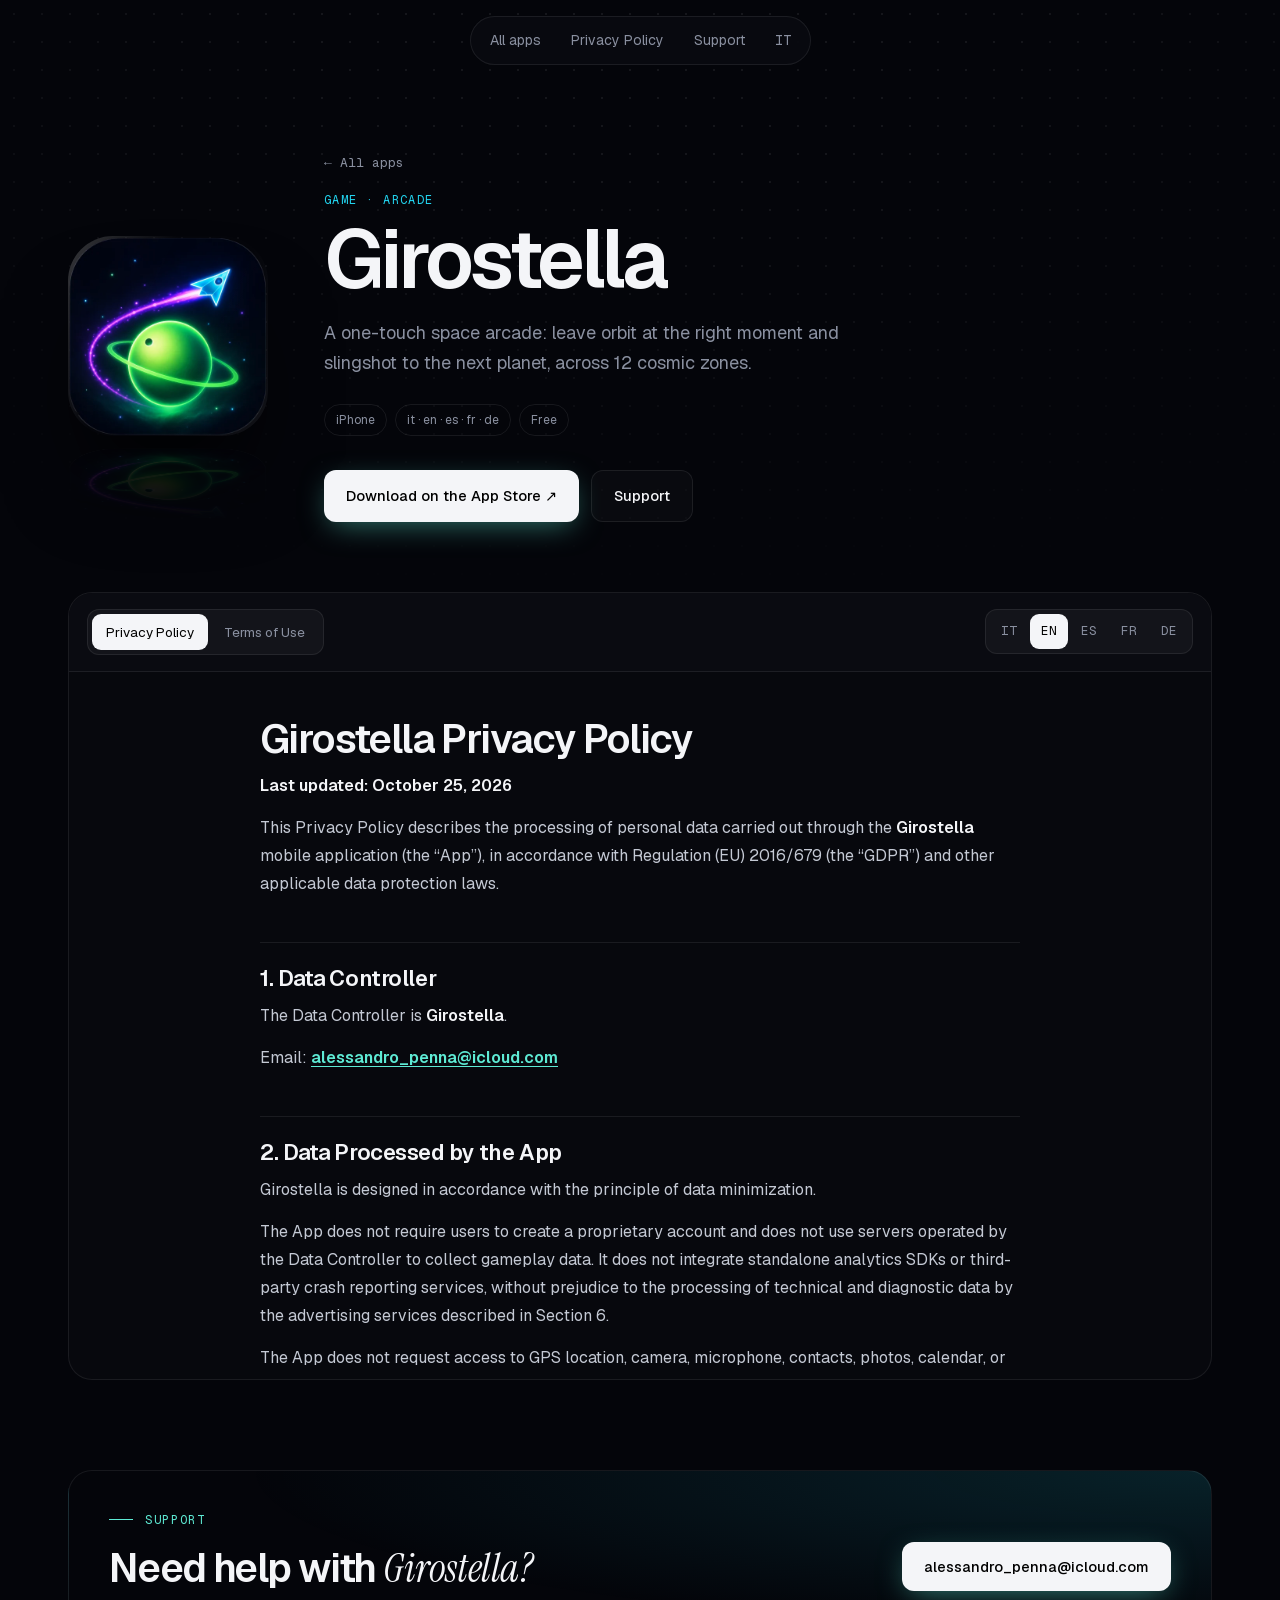
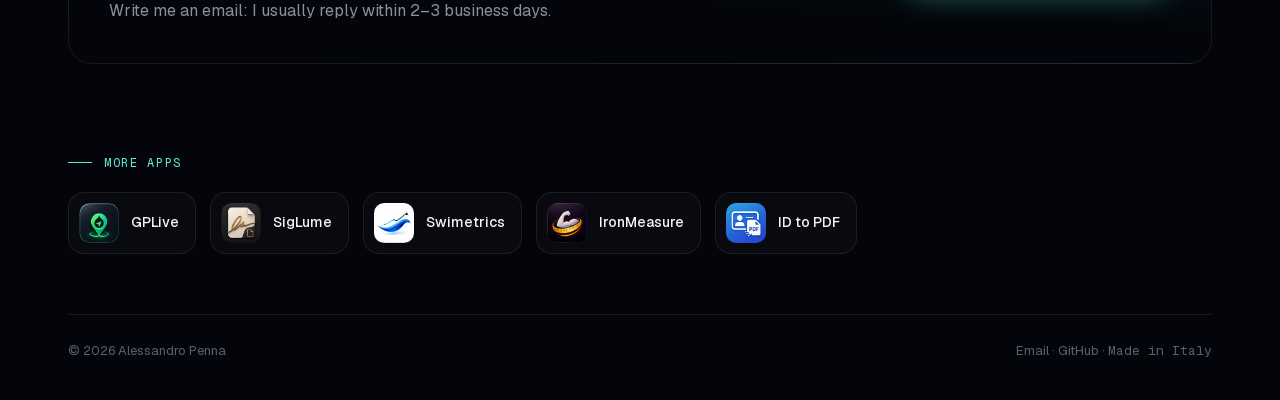
<file: apps/girostella/index.html>
<!doctype html>
<html lang="en" class="no-js">
<head>
<meta charset="utf-8">
<meta http-equiv="Content-Security-Policy" content="default-src 'none'; script-src 'self' 'sha256-dFqnkix/KyuQ/tR3B/FYwRtcbWXrtRW7VdscV/VFsmc='; style-src 'self' 'unsafe-inline'; img-src 'self'; font-src 'self'; manifest-src 'self'; base-uri 'none'; form-action 'none'">
<meta name="referrer" content="strict-origin-when-cross-origin">
<meta name="viewport" content="width=device-width,initial-scale=1,viewport-fit=cover">
<title>Girostella · Privacy Policy &amp; Terms — Alessandro</title>
<meta name="description" content="A one-touch space arcade: leave orbit at the right moment and slingshot to the next planet, across 12 cosmic zones.">
<meta name="theme-color" content="#04050a">
<link rel="canonical" href="https://a-penna.github.io/apps/girostella/"><link rel="alternate" hreflang="en" href="https://a-penna.github.io/apps/girostella/"><link rel="alternate" hreflang="it" href="https://a-penna.github.io/it/apps/girostella/"><link rel="alternate" hreflang="x-default" href="https://a-penna.github.io/apps/girostella/">
<meta property="og:type" content="website"><meta property="og:title" content="Girostella · Privacy Policy &amp; Terms — Alessandro"><meta property="og:description" content="A one-touch space arcade: leave orbit at the right moment and slingshot to the next planet, across 12 cosmic zones."><meta property="og:url" content="https://a-penna.github.io/apps/girostella/"><meta property="og:image" content="https://a-penna.github.io/assets/icons/girostella-512.webp">
<link rel="icon" href="/assets/favicon.svg" type="image/svg+xml">
<link rel="preload" href="/assets/fonts/Geist-normal.woff2" as="font" type="font/woff2" crossorigin>
<link rel="stylesheet" href="/assets/site.css?v=b584f94f">
<script>document.documentElement.classList.remove('no-js')</script>
<script src="/assets/site.js?v=3465deec" defer></script>
</head>
<body>
<div class="bg" aria-hidden="true"></div><div class="spot" aria-hidden="true"></div>
<nav aria-label="Main"><div class="links"><a href="/#apps">All apps</a><a href="#privacy">Privacy Policy</a><a href="#support">Support</a><a href="/it/apps/girostella/" class="mono" hreflang="it" lang="it">IT</a></div></nav>
<main style="--c:#22d3ee">
<section class="ahero">
 <div class="aicon in" style="animation-delay:.1s"><div class="tilt"><img src="/assets/icons/girostella-512.webp" width="512" height="512" alt="Girostella" fetchpriority="high"><div class="gloss"></div><div class="refl" aria-hidden="true"><img src="/assets/icons/girostella-512.webp" alt=""></div></div></div>
 <div>
  <a class="crumb mono in" href="/#apps">← All apps</a>
  <div class="cat mono in" style="animation-delay:.05s">Game · Arcade</div>
  <h1 class="in" style="animation-delay:.12s">Girostella</h1>
  <p class="in" style="animation-delay:.2s">A one-touch space arcade: leave orbit at the right moment and slingshot to the next planet, across 12 cosmic zones.</p>
  <div class="chip in" style="animation-delay:.28s"><span>iPhone</span><span>it · en · es · fr · de</span><span>Free</span></div>
  <div class="cta in" style="animation-delay:.36s"><a class="btn p" href="https://apps.apple.com/app/id6801086873" target="_blank" rel="noopener"> Download on the App Store ↗</a><a class="btn s" href="#support">Support</a></div>
 </div>
</section>

<section class="docs" id="docs" data-type="privacy" data-lang="en">
 <span id="privacy" class="sr"></span><span id="terms" class="sr"></span>
 <div class="dhead">
  <div class="seg" role="tablist" aria-label="Document"><button type="button" data-t="privacy" aria-selected="true">Privacy Policy</button><button type="button" data-t="terms" aria-selected="false">Terms of Use</button></div>
  <div class="seg l" role="tablist" aria-label="Language"><button type="button" data-l="it" aria-selected="false" title="Italiano">it</button><button type="button" data-l="en" aria-selected="true" title="English">en</button><button type="button" data-l="es" aria-selected="false" title="Español">es</button><button type="button" data-l="fr" aria-selected="false" title="Français">fr</button><button type="button" data-l="de" aria-selected="false" title="Deutsch">de</button></div>
 </div>
 <div class="dbody"><article class="doc md" data-doc="privacy-de" lang="de" hidden><h1>Datenschutzerklärung für Girostella</h1>
<p><strong>Letzte Aktualisierung: 25. Oktober 2026</strong></p>
<p>Diese Datenschutzerklärung beschreibt die Verarbeitung personenbezogener Daten im Zusammenhang mit der mobilen Anwendung <strong>Girostella</strong> (nachfolgend „App“) gemäß der Verordnung (EU) 2016/679 (Datenschutz-Grundverordnung, nachfolgend „DSGVO“) sowie den sonstigen anwendbaren datenschutzrechtlichen Bestimmungen.</p>
<h2>1. Verantwortlicher für die Datenverarbeitung</h2>
<p>Verantwortlicher im Sinne der DSGVO ist <strong>Girostella</strong>.</p>
<p>E-Mail: <strong><a href="mailto:alessandro_penna@icloud.com">alessandro_penna@icloud.com</a></strong></p>
<h2>2. Von der App verarbeitete Daten</h2>
<p>Girostella wurde unter Berücksichtigung des Grundsatzes der Datenminimierung entwickelt.</p>
<p>Die App erfordert weder die Erstellung eines eigenen Girostella-Benutzerkontos noch verwendet sie vom Verantwortlichen betriebene Server zur Erfassung von Spieldaten. Sie integriert keine eigenständigen Analyse-SDKs oder speziellen Absturzberichtsdienste von Drittanbietern. Davon unberührt bleibt die Verarbeitung technischer Daten und Diagnosedaten durch die in Abschnitt 6 beschriebenen Werbedienste.</p>
<p>Die App fordert keinen Zugriff auf den GPS-Standort, die Kamera, das Mikrofon, Kontakte, Fotos, den Kalender oder Gesundheitsdaten an. Für die Nutzung des Spiels müssen Nutzer weder ihren Namen noch ihre Anschrift, Telefonnummer oder E-Mail-Adresse angeben.</p>
<p>Während der Nutzung werden die für den Betrieb des Spiels erforderlichen Informationen lokal auf dem Gerät gespeichert. Dazu gehören Punktzahlen, Rekorde, Spielfortschritte, freigeschaltete oder ausgewählte kosmetische Gegenstände, Audio- und Haptikeinstellungen, Informationen über bereits entdeckte Power-ups, technische Kennungen bereits verarbeiteter Transaktionen sowie gegebenenfalls Punktzahlen, deren Synchronisierung mit Game Center noch aussteht.</p>
<p>Diese Daten verbleiben im privaten Speicherbereich der App auf dem Gerät und werden nicht an vom Verantwortlichen betriebene Server übermittelt. Sie werden in der Regel bei der Deinstallation der App gelöscht. Ausgenommen hiervon sind gegebenenfalls in Gerätesicherungen enthaltene Kopien sowie Informationen, die von Apple-Diensten eigenständig gespeichert werden.</p>
<p>Die App verwendet außerdem Google Mobile Ads und Google User Messaging Platform. Diese Dienste können technische Informationen, Kennungen, Werbedaten und Informationen über die Nutzung der App verarbeiten, wie in Abschnitt 6 beschrieben.</p>
<p>Der Verantwortliche führt keine eigene Datenbank mit den IP-Adressen der Spieler. Externe Dienstanbieter, die von der App genutzt werden, können jedoch IP-Adressen und weitere technische Informationen erhalten, die für die Bereitstellung ihrer jeweiligen Dienste erforderlich sind.</p>
<h2>3. Game Center</h2>
<p>Girostella verwendet <strong>Apple Game Center</strong> zur optionalen Anmeldung der Spieler, zur Verwaltung der Bestenlisten, zur Übermittlung und Synchronisierung von Punktzahlen sowie zur Erfassung von Spielerfolgen.</p>
<p>Über GameKit kann die App vorübergehend Informationen erhalten, die für den Betrieb des Dienstes erforderlich sind. Dazu gehören Game-Center-Kennungen, Punktzahlen und Informationen zur Darstellung der Bestenlisten.</p>
<p>Spitznamen, Avatare und weitere Game-Center-Profilinformationen können entsprechend den Einstellungen des Spielers und den von Apple bereitgestellten Funktionen angezeigt werden. Sie werden jedoch nicht auf Servern des Verantwortlichen gespeichert.</p>
<h3>Bestenlisten und Spielinformationen</h3>
<p>Girostella verwendet Apple Game Center zur Verwaltung und Synchronisierung der Bestenlisten. Zu diesem Zweck übermittelt die App die von den Spielern erzielten Punktzahlen sowie bestimmte Informationen über Spielgegenstände an Apple. Diese Informationen dienen der korrekten Darstellung der Bestenlisten und der Überprüfung der Integrität der Ergebnisse.</p>
<p>Diese Informationen enthalten keine bürgerlichen Identitätsdaten und können über die Funktionen von Game Center für andere Spieler sichtbar sein.</p>
<h3>Lokale Speicherung von Informationen über andere Spieler</h3>
<p>Um die Raumschiffe in den Bestenlisten möglichst konsistent darzustellen, speichert Girostella bestimmte Spielinformationen über andere Spieler, die über Game Center angezeigt werden, lokal auf dem Gerät.</p>
<p>Zu diesen Informationen gehören Codes für Raumschiffe, Leuchtspuren und Sammlungen, der mit einer Punktzahl verbundene technische Kontext sowie das Datum der jeweiligen Spielrunde.</p>
<p>Jeder Datensatz ist einer pseudonymisierten Kennung zugeordnet, die mithilfe einer kryptografischen Funktion und eines lokal erzeugten Zufallswerts aus der Game-Center-Kennung abgeleitet wird. Die ursprüngliche Game-Center-Kennung und der Name des Spielers werden nicht im Zwischenspeicher gespeichert.</p>
<p>Der Zwischenspeicher enthält höchstens <strong>25.000 Datensätze</strong>. Eine feste Speicherdauer ist nicht vorgesehen. Wird diese Grenze überschritten, werden die ältesten Einträge zuerst gelöscht. Bei der Deinstallation der App werden die Daten in der Regel entfernt, mit Ausnahme möglicher Kopien in Gerätesicherungen.</p>
<p>Diese Informationen werden weder an den Verantwortlichen noch an Google oder andere Dritte übermittelt und nicht für Werbung, Profiling oder Analysen verwendet.</p>
<p>Die Verarbeitung beruht auf dem berechtigten Interesse des Verantwortlichen, eine konsistente Darstellung der Spielinformationen in den Bestenlisten sicherzustellen, gemäß Art. 6 Abs. 1 Buchst. f DSGVO.</p>
<h3>Freunde und Game-Center-Erfolge</h3>
<p>Girostella ermöglicht es, Game-Center-Freunde in den Bestenlisten anhand einer besonderen visuellen Kennzeichnung zu erkennen.</p>
<p>Hierfür verwendet die App die Informationen aus der ausschließlich für Freunde vorgesehenen Bestenliste, ohne Zugriff auf das Adressbuch des Geräts anzufordern oder eigenständig eine vollständige Kontaktliste abzurufen.</p>
<p>Die für den Abgleich benötigten Kennungen werden ausschließlich im Arbeitsspeicher für höchstens fünf Minuten verwendet und nicht dauerhaft gespeichert.</p>
<p>Die App verwendet außerdem Game-Center-Erfolge, einschließlich des Erfolgs <strong>Founder</strong>, um das Erreichen bestimmter Spielziele zu erfassen und die Wiederherstellung zugehöriger Belohnungen über dasselbe Game-Center-Konto zu ermöglichen.</p>
<p>Offline erzielte Punktzahlen können vorübergehend auf dem Gerät gespeichert werden, bis sie synchronisiert werden.</p>
<p>Apple verarbeitet die über Game Center verwalteten Daten gemäß seinen eigenen Datenschutzbestimmungen und den für den Dienst geltenden Bedingungen.</p>
<p>Die Nutzung von Game Center ist freiwillig. Ohne Anmeldung stehen bestimmte Funktionen, darunter Bestenlisten, die Synchronisierung von Punktzahlen und kontogebundene Erfolge, möglicherweise nicht zur Verfügung.</p>
<h2>4. In-App-Käufe</h2>
<p>Etwaige In-App-Käufe werden über <strong>StoreKit 2 und den App Store</strong> abgewickelt.</p>
<p>Girostella bietet nicht verbrauchbare Käufe kosmetischer Spielgegenstände an, beispielsweise Raumschiffe und Leuchtspuren.</p>
<p>Der Verantwortliche erhält oder speichert weder Kreditkartennummern noch Bankverbindungen, Zugangsdaten zum Apple Account oder vollständige Informationen über Zahlungsmethoden.</p>
<p>Die App erhält ausschließlich die technischen Informationen, die zur Überprüfung und Verwaltung der Käufe erforderlich sind. Dazu gehören Produktkennungen, Transaktionsergebnisse und technische Kennungen der jeweiligen Transaktionen.</p>
<p>Informationen, die zur Verwaltung erworbener Gegenstände und zur Vermeidung einer doppelten Verarbeitung von Transaktionen erforderlich sind, können lokal auf dem Gerät gespeichert werden.</p>
<p>Zahlungen, Rechnungsstellung, Erstattungen und die Kaufhistorie werden von Apple gemäß den eigenen Nutzungsbedingungen und Datenschutzbestimmungen verwaltet.</p>
<h2>5. Überprüfung auf Aktualisierungen</h2>
<p>Beim Start kann Girostella über <strong>GitHub Pages</strong> eine öffentlich zugängliche Konfigurationsdatei herunterladen, die Informationen über die mindestens unterstützte App-Version sowie bestimmte Einstellungen der Bestenlisten enthält.</p>
<p>Die Anfrage enthält keine Punktzahlen, Spielfortschritte, Game-Center-Kennungen oder andere von der App hinzugefügte personenbezogene Daten.</p>
<p>Wie bei Internetverbindungen üblich, kann der Dienstanbieter die IP-Adresse des Geräts sowie technische Informationen zur Anfrage erhalten. Eine etwaige Verarbeitung und Speicherung dieser Informationen unterliegt den Bedingungen und Datenschutzbestimmungen des Anbieters.</p>
<p>Der Verantwortliche verwendet diese Verbindung nicht zur Erfassung von Spieldaten, zur Erstellung von Nutzerprofilen oder zur individuellen Überwachung von Nutzern.</p>
<h2>6. Werbung und Einwilligungsverwaltung</h2>
<p>Girostella ist ein kostenloses Spiel, das <strong>Google Mobile Ads (AdMob)</strong> verwendet, um belohnte Videoanzeigen anzuzeigen.</p>
<p>Werbeanzeigen werden ausschließlich dann angeboten, wenn sich ein Spieler nach dem Ende einer Spielrunde freiwillig dafür entscheidet, ein Video anzusehen, um eine zweite Chance zu erhalten und das Spiel fortzusetzen.</p>
<p>Während des normalen Spielverlaufs zeigt die App weder Bannerwerbung noch verpflichtende Videoanzeigen an.</p>
<h3>Von Werbediensten verarbeitete Daten</h3>
<p>Zur Bereitstellung, Messung, Sicherheit und Verbesserung der Werbedienste kann Google Mobile Ads nach Maßgabe seiner eigenen Verfahren und Zwecke folgende Informationen erfassen und verarbeiten:</p>
<ul>
<li>IP-Adressen und daraus abgeleitete ungefähre geografische Standortinformationen;</li>
<li>Gerätekennungen, App-Kennungen oder entwicklerspezifische Kennungen;</li>
<li>Informationen über angezeigte Werbeanzeigen und Interaktionen mit Videoanzeigen;</li>
<li>Daten über die Nutzung der App und Interaktionen innerhalb der App;</li>
<li>Diagnoseinformationen, Absturzprotokolle und Leistungsdaten.</li>
</ul>
<p>Einige dieser Informationen können mit technischen Kennungen verknüpft und von Google sowie den beteiligten Werbeanbietern gemäß ihren jeweiligen Bedingungen und den geltenden Datenschutzeinstellungen verwendet werden.</p>
<p>Der Verantwortliche erhält keine eigene, einzelnen Nutzern zuordenbare Datenbank mit den Informationen, die Google über seine Werbe-SDKs erfasst.</p>
<h3>Einwilligung und Werbeeinstellungen</h3>
<p>Für Spieler im Europäischen Wirtschaftsraum, im Vereinigten Königreich und in der Schweiz verwendet Girostella die <strong>Google User Messaging Platform (UMP)</strong>, um bei Bedarf eine Mitteilung über die Zwecke der Datenverarbeitung und die beteiligten Werbeanbieter anzuzeigen.</p>
<p>Über diese Mitteilung können Spieler ihre Einwilligung erteilen, verweigern oder die einzelnen verfügbaren Optionen verwalten.</p>
<p>Die Einstellungen können anschließend unter <strong>Einstellungen → Werbeeinstellungen</strong> geändert werden, sofern diese Funktion erforderlich ist und vom Einwilligungsverwaltungssystem bereitgestellt wird.</p>
<p>Werbeanbieter können bestimmte Daten auf Grundlage einer Einwilligung oder, soweit anwendbar und gesetzlich zulässig, auf anderen Rechtsgrundlagen verarbeiten, einschließlich berechtigter Interessen. Die jeweiligen Zwecke, Anbieter und Einstellungsmöglichkeiten werden in der Einwilligungsmitteilung von Google erläutert.</p>
<p>Die Verweigerung der Einwilligung verhindert nicht die Nutzung des Spiels. Die Verfügbarkeit belohnter Videoanzeigen kann jedoch von den gewählten Einstellungen, den geltenden gesetzlichen Bestimmungen und der Verfügbarkeit entsprechender Anzeigen abhängen.</p>
<p>Weitere Informationen zur Datenverarbeitung durch Werbedienste finden sich unter:</p>
<ul>
<li><a href="https://policies.google.com/privacy?hl=de" target="_blank" rel="noopener">Datenschutzerklärung von Google</a>;</li>
<li><a href="https://policies.google.com/technologies/partner-sites?hl=de" target="_blank" rel="noopener">Wie Google Informationen von Websites oder Apps verwendet, auf bzw. in denen unsere Dienste genutzt werden</a>.</li>
</ul>
<h2>7. Support</h2>
<p>Wenn ein Nutzer den Verantwortlichen freiwillig per E-Mail kontaktiert, können seine E-Mail-Adresse, ein gegebenenfalls angegebener Name, der Inhalt der Anfrage, etwaige Anhänge sowie vom Nutzer bereitgestellte technische Informationen verarbeitet werden.</p>
<p>Diese Daten werden ausschließlich verwendet, um die Anfrage zu beantworten, Unterstützung zu leisten, mögliche Streitigkeiten zu bearbeiten oder gesetzlichen Verpflichtungen nachzukommen.</p>
<p>Nutzer werden gebeten, keine personenbezogenen Daten zu übermitteln, die für die Bearbeitung ihrer Anfrage nicht erforderlich sind.</p>
<h2>8. Zwecke und Rechtsgrundlagen der Verarbeitung</h2>
<table>
<thead>
<tr>
<th>Zweck</th>
<th>Rechtsgrundlage</th>
</tr>
</thead>
<tbody>
<tr>
<td>Betrieb der App und Speicherung des Spielfortschritts</td>
<td>Erfüllung des angeforderten Dienstes, Art. 6 Abs. 1 Buchst. b DSGVO</td>
</tr>
<tr>
<td>Game Center, Bestenlisten, Erfolge und Synchronisierung</td>
<td>Erfüllung des angeforderten Dienstes, Art. 6 Abs. 1 Buchst. b DSGVO</td>
</tr>
<tr>
<td>Lokale pseudonymisierte Speicherung von Informationen über andere Spieler</td>
<td>Berechtigtes Interesse an der korrekten Darstellung der Bestenlisten, Art. 6 Abs. 1 Buchst. f DSGVO</td>
</tr>
<tr>
<td>Verwaltung von In-App-Käufen</td>
<td>Vertragserfüllung, Art. 6 Abs. 1 Buchst. b DSGVO</td>
</tr>
<tr>
<td>Vermeidung von Fehlern, Doppelverarbeitungen und Missbrauch</td>
<td>Berechtigtes Interesse an der Sicherheit und dem ordnungsgemäßen Betrieb des Dienstes, Art. 6 Abs. 1 Buchst. f DSGVO</td>
</tr>
<tr>
<td>Überprüfung der App-Version und der Einstellungen</td>
<td>Erfüllung des angeforderten Dienstes, Art. 6 Abs. 1 Buchst. b DSGVO</td>
</tr>
<tr>
<td>Werbebezogene Datenverarbeitung, für die eine Einwilligung erforderlich ist</td>
<td>Einwilligung der betroffenen Person, Art. 6 Abs. 1 Buchst. a DSGVO</td>
</tr>
<tr>
<td>Sonstige nach geltendem Recht zulässige werbebezogene Datenverarbeitung</td>
<td>Von den Anbietern angegebene Rechtsgrundlagen, einschließlich gegebenenfalls berechtigter Interessen gemäß Art. 6 Abs. 1 Buchst. f DSGVO</td>
</tr>
<tr>
<td>Nutzersupport</td>
<td>Vertragserfüllung oder berechtigtes Interesse an der Bearbeitung von Anfragen, Art. 6 Abs. 1 Buchst. b und f DSGVO</td>
</tr>
<tr>
<td>Erfüllung gesetzlicher Verpflichtungen</td>
<td>Rechtliche Verpflichtung, Art. 6 Abs. 1 Buchst. c DSGVO</td>
</tr>
<tr>
<td>Geltendmachung, Ausübung oder Verteidigung von Rechtsansprüchen</td>
<td>Berechtigtes Interesse, Art. 6 Abs. 1 Buchst. f DSGVO</td>
</tr>
</tbody>
</table>
<p>Beruht eine Verarbeitung auf einer Einwilligung, kann diese über die vom Dienst zur Verwaltung der Datenschutzeinstellungen bereitgestellten Mechanismen widerrufen werden. Die Rechtmäßigkeit der bis zum Widerruf erfolgten Verarbeitung bleibt davon unberührt.</p>
<p>Beruht eine Verarbeitung auf berechtigten Interessen, kann die betroffene Person in den in Art. 21 DSGVO vorgesehenen Fällen ihr Widerspruchsrecht ausüben.</p>
<h2>9. Empfänger der Daten</h2>
<p>Der Verantwortliche verkauft personenbezogene Daten der Spieler nicht unmittelbar und führt keine Datenbank, die für deren kommerzielle Veräußerung bestimmt ist.</p>
<p>Daten können, soweit erforderlich, von folgenden Stellen verarbeitet werden:</p>
<ul>
<li><strong>Apple</strong> im Zusammenhang mit Game Center, dem App Store und StoreKit;</li>
<li><strong>Google</strong> über Google Mobile Ads und Google User Messaging Platform sowie gegebenenfalls weiteren Werbeanbietern, die an der Auslieferung von Werbeanzeigen beteiligt sind;</li>
<li>Dem Anbieter von <strong>GitHub Pages</strong> im Zusammenhang mit den Anfragen zum Herunterladen der öffentlichen Konfigurationsdatei;</li>
<li>Dem für den Support verwendeten E-Mail-Dienstanbieter;</li>
<li>Professionellen Beratern oder öffentlichen Behörden in den gesetzlich vorgesehenen Fällen.</li>
</ul>
<p>Die im lokalen Bestenlisten-Zwischenspeicher gespeicherten Informationen werden vom Verantwortlichen nicht an diese Empfänger weitergegeben.</p>
<p>Für die Verarbeitung durch externe Dienste gelten deren jeweilige Datenschutzbestimmungen und die anwendbaren gesetzlichen Vorgaben.</p>
<h2>10. Internationale Datenübermittlungen</h2>
<p>Der Verantwortliche betreibt keine eigenen Server zur Speicherung von Spieldaten.</p>
<p>Die Nutzung der Dienste von Apple, Google und GitHub kann mit einer Verarbeitung personenbezogener Daten außerhalb des Europäischen Wirtschaftsraums verbunden sein.</p>
<p>Diese Verarbeitung unterliegt den Bedingungen, Datenschutzbestimmungen und Garantien der jeweiligen Anbieter unter Beachtung der anwendbaren Vorschriften für internationale Übermittlungen personenbezogener Daten.</p>
<p>Informationen über internationale Datenübermittlungen und gegebenenfalls bestehende Garantien können beim Verantwortlichen angefordert oder den Datenschutzbestimmungen der betreffenden Anbieter entnommen werden.</p>
<h2>11. Speicherdauer</h2>
<p>Spielfortschritte, Einstellungen und andere ausschließlich lokal gespeicherte Daten werden in der Regel bis zur Deinstallation der App aufbewahrt, mit Ausnahme möglicher Kopien in Gerätesicherungen.</p>
<p>Der lokale Zwischenspeicher mit Informationen über andere Spieler enthält höchstens <strong>25.000 Datensätze</strong>, ohne eine vorab festgelegte Speicherdauer. Wird diese Grenze überschritten, werden die ältesten Einträge zuerst gelöscht. Bei der Deinstallation der App werden die Daten in der Regel entfernt, mit Ausnahme möglicher Kopien in Gerätesicherungen.</p>
<p>Punktzahlen, deren Synchronisierung noch aussteht, werden bis zur Synchronisierung, bis zu einem möglichen Ablauf ihrer Gültigkeit oder bis zur Deinstallation der App gespeichert.</p>
<p>Die Einstellungen zur Einwilligung in die Datenverarbeitung zu Werbezwecken werden über UMP und die damit verbundenen Systeme gemäß den geltenden Aufbewahrungskriterien und Bedingungen der Anbieter verwaltet.</p>
<p>Von Werbediensten erfasste Daten werden von Google und gegebenenfalls weiteren beteiligten Anbietern gemäß ihren jeweiligen Aufbewahrungsrichtlinien und den anwendbaren Zwecken gespeichert.</p>
<p>Supportanfragen werden so lange aufbewahrt, wie es für ihre Bearbeitung erforderlich ist, in der Regel jedoch nicht länger als <strong>24 Monate</strong>, sofern gesetzliche Verpflichtungen oder die Wahrung der Rechte des Verantwortlichen keine längere Aufbewahrung erfordern.</p>
<p>Etwaige Verwaltungs- oder Buchhaltungsunterlagen werden für die gesetzlich vorgeschriebenen Zeiträume aufbewahrt.</p>
<p>Daten, die von Apple und anderen externen Diensten eigenständig verwaltet werden, werden nach den von den jeweiligen Anbietern festgelegten Kriterien gespeichert.</p>
<h2>12. Rechte der betroffenen Personen</h2>
<p>Unter den in Art. 15 bis 22 DSGVO vorgesehenen Voraussetzungen können betroffene Personen ihre Rechte auf Auskunft, Berichtigung, Löschung, Einschränkung der Verarbeitung, Widerspruch und Datenübertragbarkeit ausüben.</p>
<p>Anfragen können an die im Abschnitt <strong>Verantwortlicher für die Datenverarbeitung</strong> angegebene E-Mail-Adresse gerichtet werden.</p>
<p>Auf Daten, die ausschließlich im lokalen Speicherbereich der App abgelegt sind, kann der Verantwortliche nicht aus der Ferne zugreifen. Durch die Deinstallation der App werden die Daten im lokalen Speicherbereich in der Regel gelöscht, mit Ausnahme möglicher Kopien in Gerätesicherungen.</p>
<p>Anfragen zu pseudonymisierten Informationen über andere Spieler, die lokal auf den Geräten der Nutzer gespeichert sind, werden unter Berücksichtigung der technischen Möglichkeiten zur Identifizierung und Bearbeitung der betreffenden Daten sowie der gesetzlich vorgesehenen Rechte geprüft.</p>
<p>Einstellungen zur Einwilligung in die Datenverarbeitung zu Werbezwecken können gegebenenfalls über die Funktion <strong>Werbeeinstellungen</strong> in den Einstellungen der App verwaltet werden.</p>
<p>Für Daten, die von Game Center, dem App Store oder anderen Apple-Diensten eigenständig verwaltet werden, können betroffene Personen die von Apple bereitgestellten Möglichkeiten nutzen. Entsprechend können für die Datenverarbeitung durch Werbeanbieter deren jeweilige Datenschutz- und Einstellungsmöglichkeiten verwendet werden.</p>
<p>Betroffene Personen haben außerdem das Recht, gemäß Art. 77 DSGVO eine Beschwerde bei der <strong>italienischen Datenschutzaufsichtsbehörde (Garante per la protezione dei dati personali)</strong> einzureichen.</p>
<h2>13. Minderjährige</h2>
<p>Girostella verlangt von den Nutzern keine Angaben zu ihrer bürgerlichen Identität und bietet weder Chat- noch Nachrichtenfunktionen oder Möglichkeiten zur freien Veröffentlichung von Inhalten.</p>
<p>Die Nutzung von Game Center, dem App Store und Käufen durch Minderjährige unterliegt den Einstellungen des Apple Accounts, den Familienfunktionen und den von Apple bereitgestellten Beschränkungen.</p>
<p>Die Verarbeitung werbebezogener Daten Minderjähriger unterliegt den anwendbaren gesetzlichen Einschränkungen und den Einstellungen der von der App verwendeten Werbedienste.</p>
<p>Erhält der Verantwortliche im Rahmen einer Supportanfrage personenbezogene Daten eines Minderjährigen, die für deren Bearbeitung nicht erforderlich sind, werden diese gelöscht, sofern keine anderen rechtmäßigen Gründe für ihre Aufbewahrung bestehen.</p>
<h2>14. Sicherheit, Profiling und automatisierte Entscheidungsfindung</h2>
<p>Die lokalen Daten der App werden innerhalb der von iOS bereitgestellten abgeschotteten Anwendungsumgebung („Sandbox“) gespeichert.</p>
<p>Die App verwendet gegebenenfalls pseudonymisierte Kennungen, um die Speicherung von Informationen zu begrenzen, die unmittelbar einzelnen Spielern zugeordnet werden können.</p>
<p>Die Kommunikation mit Game Center und dem App Store erfolgt über die von Apple bereitgestellten Frameworks und Sicherheitssysteme.</p>
<p>Der Verantwortliche trifft angemessene und verhältnismäßige Maßnahmen, um personenbezogene Daten vor unbefugtem Zugriff, Verlust oder Veränderung zu schützen.</p>
<p>Girostella erstellt nicht eigenständig Werbeprofile der Spieler und trifft keine automatisierten Entscheidungen, die im Sinne von Art. 22 DSGVO rechtliche Wirkungen entfalten oder die Nutzer in ähnlicher Weise erheblich beeinträchtigen.</p>
<p>Werbeanbieter können Daten zur Auswahl, Personalisierung oder Messung von Werbeanzeigen gemäß den jeweils geltenden Zwecken und Rechtsgrundlagen verarbeiten.</p>
<h2>15. Änderungen dieser Datenschutzerklärung und Kontakt</h2>
<p>Diese Datenschutzerklärung kann bei Änderungen der App, der verwendeten Dienste oder der geltenden Rechtsvorschriften aktualisiert werden.</p>
<p>Die aktualisierte Version wird unter derselben Adresse veröffentlicht und enthält das jeweilige Aktualisierungsdatum. Bei wesentlichen Änderungen kann zusätzlich ein Hinweis innerhalb der App angezeigt werden.</p>
<p>Für Informationen, Anfragen oder zur Ausübung von Rechten im Zusammenhang mit dem Schutz personenbezogener Daten:</p>
<p><strong><a href="mailto:alessandro_penna@icloud.com">alessandro_penna@icloud.com</a></strong></p></article><article class="doc md" data-doc="privacy-en" lang="en"><h1>Girostella Privacy Policy</h1>
<p><strong>Last updated: October 25, 2026</strong></p>
<p>This Privacy Policy describes the processing of personal data carried out through the <strong>Girostella</strong> mobile application (the “App”), in accordance with Regulation (EU) 2016/679 (the “GDPR”) and other applicable data protection laws.</p>
<h2>1. Data Controller</h2>
<p>The Data Controller is <strong>Girostella</strong>.</p>
<p>Email: <strong><a href="mailto:alessandro_penna@icloud.com">alessandro_penna@icloud.com</a></strong></p>
<h2>2. Data Processed by the App</h2>
<p>Girostella is designed in accordance with the principle of data minimization.</p>
<p>The App does not require users to create a proprietary account and does not use servers operated by the Data Controller to collect gameplay data. It does not integrate standalone analytics SDKs or third-party crash reporting services, without prejudice to the processing of technical and diagnostic data by the advertising services described in Section 6.</p>
<p>The App does not request access to GPS location, camera, microphone, contacts, photos, calendar, or health data, and does not require users to provide their name, address, telephone number, or email address to play the game.</p>
<p>During use, information necessary for the operation of the game is stored locally on the device, including scores, high scores, progress, unlocked or selected cosmetic items, audio and haptic preferences, information about previously encountered power-ups, technical identifiers of transactions already processed, and scores that may be awaiting synchronization with Game Center.</p>
<p>This data remains within the App's private storage area on the device and is not transmitted to servers operated by the Data Controller. It is normally deleted when the App is uninstalled, except for any copies retained in device backups and information independently stored by Apple services.</p>
<p>The App also uses Google Mobile Ads and Google User Messaging Platform, which may process technical information, identifiers, advertising data, and information about App usage, as described in Section 6.</p>
<p>The Data Controller does not maintain its own database of players' IP addresses. However, external service providers used by the App may receive IP addresses and other technical information necessary to provide their respective services.</p>
<h2>3. Game Center</h2>
<p>Girostella uses <strong>Apple Game Center</strong> for optional player authentication, leaderboard management, score submission and synchronization, and the recognition of in-game achievements.</p>
<p>Through GameKit, the App may temporarily receive information necessary for the operation of the service, including Game Center identifiers, scores, and information used to display leaderboards.</p>
<p>Nicknames, avatars, and other Game Center profile information may be displayed according to the player's settings and the features provided by Apple, but are not stored on servers operated by the Data Controller.</p>
<h3>Leaderboards and Gameplay Information</h3>
<p>Girostella uses Apple Game Center to manage and synchronize leaderboards. For this purpose, the App transmits players' scores and certain information associated with in-game items to Apple, as necessary to correctly display leaderboards and verify the integrity of results.</p>
<p>This information does not include personal identification details and may be made visible to other players through Game Center features.</p>
<h3>Local Storage of Other Players' Information</h3>
<p>To provide a more consistent display of spacecraft in leaderboards, Girostella stores certain gameplay information relating to other players encountered through Game Center on the device.</p>
<p>This information includes codes relating to spacecraft, trails, and collections, the technical context associated with a score, and the date of the game session.</p>
<p>Each record is associated with a pseudonymous key generated from the Game Center identifier using a cryptographic function and a locally generated random value. The original Game Center identifier and the player's name are not stored in the cache.</p>
<p>The cache contains a maximum of <strong>25,000 records</strong> and has no fixed retention period. When this limit is exceeded, the oldest entries are removed first. The data is normally deleted when the App is uninstalled, except for any copies retained in device backups.</p>
<p>This information is not transmitted to the Data Controller, Google, or any other parties, and is not used for advertising, profiling, or analytics.</p>
<p>The processing is based on the Data Controller's legitimate interest in ensuring a consistent display of gameplay information in leaderboards, pursuant to Article 6(1)(f) of the GDPR.</p>
<h3>Friends and Game Center Achievements</h3>
<p>Girostella allows players to recognize their Game Center friends appearing in leaderboards through a dedicated visual indicator.</p>
<p>For this purpose, the App uses information provided by the friends-only leaderboard, without requesting access to the device's address book or independently obtaining a complete list of contacts.</p>
<p>The identifiers needed for comparison are used exclusively in memory, for a maximum of five minutes, and are not permanently stored.</p>
<p>The App also uses Game Center achievements, including the <strong>Founder</strong> achievement, to record the completion of certain milestones and allow associated rewards to be restored through the same Game Center account.</p>
<p>Scores achieved offline may be temporarily stored on the device until they are synchronized.</p>
<p>Apple processes data managed through Game Center in accordance with its own Privacy Policy and the terms applicable to the service.</p>
<p>Use of Game Center is optional. Without authentication, certain features, including leaderboards, score synchronization, and account-linked achievements, may not be available.</p>
<h2>4. In-App Purchases</h2>
<p>Any in-app purchases are managed through <strong>StoreKit 2 and the App Store</strong>.</p>
<p>Girostella offers non-consumable purchases relating to cosmetic game items, such as spacecraft and trails.</p>
<p>The Data Controller does not receive or store credit card numbers, bank account details, Apple Account credentials, or complete payment method information.</p>
<p>The App receives the technical information necessary to verify and manage purchases, including product identifiers, transaction outcomes, and technical identifiers associated with transactions.</p>
<p>Information necessary to manage purchased items and prevent duplicate transaction processing may be stored locally on the device.</p>
<p>Payments, billing, refunds, and purchase history are managed by Apple in accordance with its own terms and privacy policies.</p>
<h2>5. Update Checks</h2>
<p>At launch, Girostella may download a public configuration file from <strong>GitHub Pages</strong> containing information about the minimum supported App version and certain leaderboard settings.</p>
<p>The request does not include scores, progress, Game Center identifiers, or other personal data supplied by the App.</p>
<p>As is normally the case with Internet communications, the service provider may receive the device's IP address and technical information relating to the request. Any processing and retention of such information is governed by the provider's own terms and privacy policies.</p>
<p>The Data Controller does not use this connection to collect gameplay data, perform profiling, or individually monitor users.</p>
<h2>6. Advertising and Consent Management</h2>
<p>Girostella is a free game that uses <strong>Google Mobile Ads (AdMob)</strong> to display rewarded video advertisements.</p>
<p>Advertisements are offered exclusively when a player, after losing a game, chooses to watch a video to receive a second chance and resume gameplay.</p>
<p>The App does not display banner advertisements or mandatory video advertisements during normal gameplay.</p>
<h3>Data Processed by Advertising Services</h3>
<p>For the delivery, measurement, security, and improvement of advertising services, Google Mobile Ads may collect and process the following information, according to its own procedures and purposes:</p>
<ul>
<li>IP addresses and approximate geographic location information inferred from the IP address;</li>
<li>Device, App, or developer-scoped identifiers;</li>
<li>Information about advertisements displayed and interactions with video advertisements;</li>
<li>Data relating to App usage and interactions;</li>
<li>Diagnostic information, crash logs, and performance data.</li>
</ul>
<p>Some information may be associated with technical identifiers and used by Google and the advertising providers involved, in accordance with their respective terms and applicable privacy choices.</p>
<p>The Data Controller does not directly receive an individual-level database of the data collected by Google through its advertising SDKs.</p>
<h3>Consent and Advertising Preferences</h3>
<p>For players located in the European Economic Area, the United Kingdom, and Switzerland, Girostella uses <strong>Google User Messaging Platform (UMP)</strong> to display, when required, a notice explaining the purposes of data processing and the advertising providers involved.</p>
<p>Through this notice, players can give consent, refuse consent, or manage the available individual options.</p>
<p>Preferences can subsequently be changed through <strong>Settings → Ad Preferences</strong>, when this feature is required and made available by the consent management system.</p>
<p>Advertising providers may process certain data on the basis of consent or, where applicable and in compliance with the law, other legal bases, including legitimate interests. The purposes, providers, and corresponding options are described in Google's consent message.</p>
<p>Refusing consent does not prevent players from using the game. However, the availability of rewarded video advertisements may vary depending on the preferences expressed, applicable regulations, and ad availability.</p>
<p>For further information about data processing carried out by advertising services, please refer to:</p>
<ul>
<li><a href="https://policies.google.com/privacy" target="_blank" rel="noopener">Google Privacy Policy</a>;</li>
<li><a href="https://policies.google.com/technologies/partner-sites" target="_blank" rel="noopener">How Google uses information from sites or apps that use its services</a>.</li>
</ul>
<h2>7. Support</h2>
<p>If a user voluntarily contacts the Data Controller by email, the following information may be processed: the user's email address, any name provided, the content of the request, any attachments, and technical information supplied by the user.</p>
<p>This data is used exclusively to respond to the request, provide support, handle any disputes, or comply with legal obligations.</p>
<p>Users are encouraged not to submit personal data that is unnecessary for handling their requests.</p>
<h2>8. Purposes and Legal Bases for Processing</h2>
<table>
<thead>
<tr>
<th>Purpose</th>
<th>Legal Basis</th>
</tr>
</thead>
<tbody>
<tr>
<td>Operation of the App and storage of game progress</td>
<td>Performance of the requested service, Article 6(1)(b) GDPR</td>
</tr>
<tr>
<td>Game Center, leaderboards, achievements, and synchronization</td>
<td>Performance of the requested service, Article 6(1)(b) GDPR</td>
</tr>
<tr>
<td>Local pseudonymous storage of other players' information</td>
<td>Legitimate interest in accurately displaying leaderboards, Article 6(1)(f) GDPR</td>
</tr>
<tr>
<td>Management of in-app purchases</td>
<td>Performance of a contract, Article 6(1)(b) GDPR</td>
</tr>
<tr>
<td>Prevention of errors, duplicate processing, and abuse</td>
<td>Legitimate interest in the security and proper operation of the service, Article 6(1)(f) GDPR</td>
</tr>
<tr>
<td>Verification of App version and settings</td>
<td>Performance of the requested service, Article 6(1)(b) GDPR</td>
</tr>
<tr>
<td>Advertising-related processing requiring consent</td>
<td>Consent of the data subject, Article 6(1)(a) GDPR</td>
</tr>
<tr>
<td>Other advertising-related processing permitted by applicable law</td>
<td>Legal bases identified by the providers, including, where applicable, legitimate interests under Article 6(1)(f) GDPR</td>
</tr>
<tr>
<td>User support</td>
<td>Performance of the service or legitimate interest in handling requests, Articles 6(1)(b) and 6(1)(f) GDPR</td>
</tr>
<tr>
<td>Compliance with legal obligations</td>
<td>Legal obligation, Article 6(1)(c) GDPR</td>
</tr>
<tr>
<td>Establishment, exercise, or defense of legal claims</td>
<td>Legitimate interest, Article 6(1)(f) GDPR</td>
</tr>
</tbody>
</table>
<p>Where processing is based on consent, consent may be withdrawn using the mechanisms provided by the preference management service, without affecting the lawfulness of processing carried out before withdrawal.</p>
<p>Where processing is based on legitimate interests, the data subject may exercise the right to object in the cases provided for under Article 21 of the GDPR.</p>
<h2>9. Data Recipients</h2>
<p>The Data Controller does not directly sell players' personal data or maintain a database intended for their commercial sale.</p>
<p>Data may be processed, where necessary, by:</p>
<ul>
<li><strong>Apple</strong>, in connection with Game Center, the App Store, and StoreKit services;</li>
<li><strong>Google</strong>, through Google Mobile Ads and Google User Messaging Platform, and any advertising providers involved in delivering advertisements;</li>
<li>The provider of <strong>GitHub Pages</strong>, in connection with requests required to download the public configuration file;</li>
<li>The email service provider used for support;</li>
<li>Professional advisers or public authorities where required by law.</li>
</ul>
<p>The information stored in the local leaderboard cache is not disclosed by the Data Controller to these recipients.</p>
<p>Processing carried out through external services is subject to their respective privacy policies and the conditions required by applicable law.</p>
<h2>10. International Data Transfers</h2>
<p>The Data Controller does not operate its own servers for storing gameplay data.</p>
<p>The use of services provided by Apple, Google, and GitHub may involve the processing of personal data outside the European Economic Area.</p>
<p>Such processing is subject to the terms, privacy policies, and safeguards adopted by the respective providers, in compliance with applicable provisions governing international transfers of personal data.</p>
<p>Information concerning international transfers and any applicable safeguards may be requested from the Data Controller or consulted in the privacy policies of the relevant providers.</p>
<h2>11. Data Retention</h2>
<p>Progress, preferences, and other data stored exclusively on the device are normally retained until the App is uninstalled, except for any copies retained in device backups.</p>
<p>The local cache of other players' information contains a maximum of <strong>25,000 records</strong>, with no predetermined retention period. When this limit is exceeded, the oldest entries are removed first. The data is normally deleted when the App is uninstalled, except for any copies retained in device backups.</p>
<p>Scores awaiting synchronization are retained until synchronization, their possible expiration, or the deletion of the App.</p>
<p>Advertising consent preferences are managed through UMP and its related systems, according to the applicable retention criteria and the providers' terms.</p>
<p>Data collected by advertising services is retained by Google and any other providers involved in accordance with their respective retention policies and applicable purposes.</p>
<p>Support requests are retained for the time necessary to handle them and, as a general rule, for no longer than <strong>24 months</strong>, unless legal obligations or the need to protect the Data Controller's rights require otherwise.</p>
<p>Any administrative or accounting documentation is retained for the periods required by applicable law.</p>
<p>Data independently managed by Apple and other external services is retained according to the criteria established by the respective providers.</p>
<h2>12. Data Subject Rights</h2>
<p>In the circumstances provided for under Articles 15–22 of the GDPR, data subjects may exercise their rights of access, rectification, erasure, restriction of processing, objection, and data portability.</p>
<p>Requests may be sent to the email address provided in the <strong>Data Controller</strong> section.</p>
<p>Data stored exclusively within the App's local storage area cannot be accessed remotely by the Data Controller. Uninstalling the App normally results in the deletion of data stored in its local container, except for any copies retained in device backups.</p>
<p>Requests concerning pseudonymous information relating to other players and stored locally on users' devices will be assessed in light of the technical possibilities for identifying and modifying the relevant data, in accordance with the rights provided for under applicable law.</p>
<p>Advertising consent preferences can be managed through the <strong>Ad Preferences</strong> feature available in the App's settings, when applicable.</p>
<p>For data independently managed by Game Center, the App Store, or other Apple services, data subjects may use the tools provided by Apple. Similarly, for processing carried out by advertising providers, the relevant privacy management tools may be used.</p>
<p>Data subjects also have the right to lodge a complaint with the <strong>Italian Data Protection Authority (Garante per la protezione dei dati personali)</strong> pursuant to Article 77 of the GDPR.</p>
<h2>13. Minors</h2>
<p>Girostella does not require users to provide personal identification details and does not offer chat, messaging, or features that allow users to freely publish content.</p>
<p>The use of Game Center, the App Store, and purchases by minors is subject to Apple Account settings, family features, and restrictions provided by Apple.</p>
<p>Any processing of minors' advertising data is subject to the restrictions established by applicable law and the settings adopted by the advertising services used by the App.</p>
<p>If the Data Controller receives personal data relating to a minor through support that is not necessary to handle the request, such data will be deleted when no other legitimate grounds for retaining it exist.</p>
<h2>14. Security, Profiling, and Automated Decision-Making</h2>
<p>The App's local data is stored within the sandbox environment provided by iOS.</p>
<p>Where applicable, the App uses pseudonymous identifiers to limit the storage of information directly attributable to other players.</p>
<p>Communications with Game Center and the App Store use the frameworks and security systems provided by Apple.</p>
<p>The Data Controller adopts reasonable and proportionate measures to protect personal data against unauthorized access, loss, or alteration.</p>
<p>Girostella does not independently create advertising profiles of players and does not carry out automated decision-making that produces legal or similarly significant effects on users within the meaning of Article 22 of the GDPR.</p>
<p>Advertising providers may process data for the selection, personalization, or measurement of advertisements, according to the applicable purposes and legal bases.</p>
<h2>15. Changes to This Privacy Policy and Contact Information</h2>
<p>This Privacy Policy may be updated in the event of changes to the App, the services used, or applicable law.</p>
<p>The updated version will be published at the same address and will indicate its date of revision. In the event of significant changes, a notice may be provided within the App.</p>
<p>For information, requests, or to exercise rights relating to the protection of personal data, please contact:</p>
<p><strong><a href="mailto:alessandro_penna@icloud.com">alessandro_penna@icloud.com</a></strong></p></article><article class="doc md" data-doc="privacy-es" lang="es" hidden><h1>Política de privacidad de Girostella</h1>
<p><strong>Última actualización: 25 de octubre de 2026</strong></p>
<p>La presente política de privacidad describe el tratamiento de los datos personales realizado a través de la aplicación móvil <strong>Girostella</strong> (en adelante, la «Aplicación»), de conformidad con el Reglamento (UE) 2016/679 (en adelante, el «RGPD») y las demás disposiciones aplicables en materia de protección de datos personales.</p>
<h2>1. Responsable del tratamiento</h2>
<p>El responsable del tratamiento es <strong>Girostella</strong>.</p>
<p>Correo electrónico: <strong><a href="mailto:alessandro_penna@icloud.com">alessandro_penna@icloud.com</a></strong></p>
<h2>2. Datos tratados por la Aplicación</h2>
<p>Girostella está diseñada conforme al principio de minimización de datos.</p>
<p>La Aplicación no requiere la creación de una cuenta propia de Girostella y no utiliza servidores gestionados por el Responsable del tratamiento para recopilar datos del juego. No integra SDK independientes de análisis estadístico ni servicios de terceros específicamente destinados a informar sobre fallos de la aplicación, sin perjuicio del tratamiento de datos técnicos y de diagnóstico realizado por los servicios publicitarios descritos en la sección 6.</p>
<p>La Aplicación no solicita acceso a la ubicación GPS, la cámara, el micrófono, los contactos, las fotografías, el calendario ni los datos de salud. Tampoco exige a los usuarios que proporcionen su nombre, dirección, número de teléfono o dirección de correo electrónico para jugar.</p>
<p>Durante su uso, se almacenan localmente en el dispositivo los datos necesarios para el funcionamiento del juego, incluidos las puntuaciones, los récords, el progreso, los elementos cosméticos desbloqueados o seleccionados, las preferencias de sonido y respuesta háptica, la información sobre los potenciadores encontrados anteriormente, los identificadores técnicos de las transacciones ya procesadas y las puntuaciones que puedan estar pendientes de sincronización con Game Center.</p>
<p>Estos datos permanecen en el espacio de almacenamiento privado de la Aplicación en el dispositivo y no se transmiten a servidores gestionados por el Responsable del tratamiento. Normalmente se eliminan al desinstalar la Aplicación, salvo las posibles copias conservadas en las copias de seguridad del dispositivo y la información almacenada de forma independiente por los servicios de Apple.</p>
<p>La Aplicación también utiliza Google Mobile Ads y Google User Messaging Platform, que pueden tratar información técnica, identificadores, datos publicitarios e información sobre el uso de la Aplicación, tal como se describe en la sección 6.</p>
<p>El Responsable del tratamiento no mantiene una base de datos propia con las direcciones IP de los jugadores. No obstante, los proveedores de servicios externos utilizados por la Aplicación pueden recibir direcciones IP y otra información técnica necesaria para prestar sus respectivos servicios.</p>
<h2>3. Game Center</h2>
<p>Girostella utiliza <strong>Apple Game Center</strong> para la autenticación opcional de los jugadores, la gestión de las clasificaciones, el envío y la sincronización de puntuaciones y el reconocimiento de los logros del juego.</p>
<p>A través de GameKit, la Aplicación puede recibir temporalmente la información necesaria para el funcionamiento del servicio, incluidos los identificadores de Game Center, las puntuaciones y la información utilizada para mostrar las clasificaciones.</p>
<p>Los nombres de usuario, avatares y otra información del perfil de Game Center pueden mostrarse según la configuración del jugador y las funciones proporcionadas por Apple, pero no se almacenan en servidores gestionados por el Responsable del tratamiento.</p>
<h3>Clasificaciones e información del juego</h3>
<p>Girostella utiliza Apple Game Center para gestionar y sincronizar las clasificaciones. Para ello, la Aplicación transmite a Apple las puntuaciones obtenidas por los jugadores y determinada información asociada a los elementos del juego, necesaria para mostrar correctamente las clasificaciones y verificar la integridad de los resultados.</p>
<p>Esta información no incluye datos de identidad civil y puede hacerse visible a otros jugadores a través de las funciones de Game Center.</p>
<h3>Almacenamiento local de información de otros jugadores</h3>
<p>Para ofrecer una visualización más coherente de las naves espaciales en las clasificaciones, Girostella almacena en el dispositivo determinada información del juego relativa a otros jugadores encontrados a través de Game Center.</p>
<p>Esta información incluye códigos relacionados con las naves espaciales, las estelas y las colecciones, el contexto técnico asociado a la puntuación y la fecha de la partida.</p>
<p>Cada registro está asociado a una clave seudonimizada generada a partir del identificador de Game Center mediante una función criptográfica y un valor aleatorio local. El identificador original de Game Center y el nombre del jugador no se almacenan en la memoria caché.</p>
<p>La memoria caché contiene un máximo de <strong>25.000 registros</strong> y no tiene un período de conservación fijo. Cuando se supera este límite, se eliminan primero las entradas más antiguas. Normalmente, los datos se eliminan al desinstalar la Aplicación, salvo las posibles copias conservadas en las copias de seguridad del dispositivo.</p>
<p>Esta información no se transmite al Responsable del tratamiento, a Google ni a otros terceros y no se utiliza con fines publicitarios, de elaboración de perfiles ni de análisis estadístico.</p>
<p>El tratamiento se basa en el interés legítimo del Responsable del tratamiento en garantizar una visualización coherente de la información del juego en las clasificaciones, de conformidad con el artículo 6, apartado 1, letra f), del RGPD.</p>
<h3>Amigos y logros de Game Center</h3>
<p>Girostella permite reconocer a los amigos de Game Center que aparecen en las clasificaciones mediante un indicador visual específico.</p>
<p>Para ello, la Aplicación utiliza la información proporcionada por la clasificación exclusiva para amigos, sin solicitar acceso a la agenda de contactos del dispositivo ni obtener de forma independiente una lista completa de contactos.</p>
<p>Los identificadores necesarios para la comparación se utilizan exclusivamente en memoria, durante un máximo de cinco minutos, y no se almacenan de forma permanente.</p>
<p>La Aplicación también utiliza los logros de Game Center, incluido el logro <strong>Founder</strong>, para registrar la consecución de determinados objetivos y permitir la recuperación de las recompensas asociadas mediante la misma cuenta de Game Center.</p>
<p>Las puntuaciones obtenidas sin conexión pueden almacenarse temporalmente en el dispositivo hasta su sincronización.</p>
<p>Apple trata los datos gestionados a través de Game Center de acuerdo con su propia política de privacidad y las condiciones aplicables al servicio.</p>
<p>El uso de Game Center es opcional. Sin autenticación, es posible que algunas funciones, como las clasificaciones, la sincronización de puntuaciones y los logros vinculados a la cuenta, no estén disponibles.</p>
<h2>4. Compras dentro de la Aplicación</h2>
<p>Las posibles compras dentro de la Aplicación se gestionan a través de <strong>StoreKit 2 y la App Store</strong>.</p>
<p>Girostella ofrece compras no consumibles relacionadas con elementos cosméticos del juego, como naves espaciales y estelas.</p>
<p>El Responsable del tratamiento no recibe ni almacena números de tarjetas bancarias, datos de cuentas bancarias, credenciales de la cuenta de Apple ni información completa sobre los métodos de pago.</p>
<p>La Aplicación recibe la información técnica necesaria para verificar y gestionar las compras, incluidos los identificadores de productos, los resultados de las transacciones y los identificadores técnicos asociados a estas.</p>
<p>La información necesaria para gestionar los elementos adquiridos y evitar el procesamiento duplicado de transacciones puede almacenarse localmente en el dispositivo.</p>
<p>Los pagos, la facturación, los reembolsos y el historial de compras son gestionados por Apple de conformidad con sus propias condiciones y políticas de privacidad.</p>
<h2>5. Comprobación de actualizaciones</h2>
<p>Al iniciarse, Girostella puede descargar desde <strong>GitHub Pages</strong> un archivo de configuración público que contiene información sobre la versión mínima compatible de la Aplicación y determinados ajustes de las clasificaciones.</p>
<p>La solicitud no incluye puntuaciones, datos de progreso, identificadores de Game Center ni otros datos personales añadidos por la Aplicación.</p>
<p>Como sucede habitualmente en las comunicaciones por Internet, el proveedor del servicio puede recibir la dirección IP del dispositivo e información técnica relacionada con la solicitud. El posible tratamiento y conservación de esta información se rige por las condiciones y políticas de privacidad del proveedor.</p>
<p>El Responsable del tratamiento no utiliza esta conexión para recopilar datos del juego, elaborar perfiles ni supervisar individualmente a los usuarios.</p>
<h2>6. Publicidad y gestión del consentimiento</h2>
<p>Girostella es un juego gratuito que utiliza <strong>Google Mobile Ads (AdMob)</strong> para mostrar anuncios de vídeo recompensados.</p>
<p>Los anuncios se ofrecen exclusivamente cuando un jugador, después de perder una partida, decide ver un vídeo para obtener una segunda oportunidad y reanudar el juego.</p>
<p>La Aplicación no muestra anuncios de tipo banner ni vídeos publicitarios obligatorios durante el desarrollo normal de las partidas.</p>
<h3>Datos tratados por los servicios publicitarios</h3>
<p>Para la prestación, medición, seguridad y mejora de los servicios publicitarios, Google Mobile Ads puede recopilar y tratar, según sus propias modalidades y finalidades:</p>
<ul>
<li>Direcciones IP e información de ubicación geográfica aproximada deducida de la dirección IP;</li>
<li>Identificadores del dispositivo, de la Aplicación o específicos del desarrollador;</li>
<li>Información sobre los anuncios mostrados y las interacciones con los vídeos publicitarios;</li>
<li>Datos relativos al uso de la Aplicación y a las interacciones con ella;</li>
<li>Información de diagnóstico, registros de fallos y datos de rendimiento.</li>
</ul>
<p>Parte de esta información puede asociarse a identificadores técnicos y ser utilizada por Google y los proveedores publicitarios implicados, de conformidad con sus respectivas condiciones y las preferencias de privacidad aplicables.</p>
<p>El Responsable del tratamiento no recibe directamente una base de datos individualizada de los datos recopilados por Google a través de sus SDK publicitarios.</p>
<h3>Consentimiento y preferencias publicitarias</h3>
<p>Para los jugadores situados en el Espacio Económico Europeo, el Reino Unido y Suiza, Girostella utiliza <strong>Google User Messaging Platform (UMP)</strong> para mostrar, cuando sea necesario, un mensaje informativo sobre las finalidades del tratamiento y los proveedores publicitarios implicados.</p>
<p>A través de dicho mensaje, los jugadores pueden otorgar su consentimiento, rechazarlo o gestionar las distintas opciones disponibles.</p>
<p>Las preferencias pueden modificarse posteriormente en <strong>Ajustes → Preferencias de anuncios</strong>, cuando esta función sea necesaria y esté disponible a través del sistema de gestión del consentimiento.</p>
<p>Los proveedores publicitarios pueden tratar determinados datos sobre la base del consentimiento o, cuando corresponda y de conformidad con la normativa, sobre otras bases jurídicas, incluido el interés legítimo. Las finalidades, los proveedores y las opciones correspondientes se describen en el mensaje de consentimiento de Google.</p>
<p>El rechazo del consentimiento no impide utilizar el juego. Sin embargo, la disponibilidad de los vídeos publicitarios recompensados puede variar en función de las preferencias expresadas, la normativa aplicable y la disponibilidad de anuncios.</p>
<p>Para obtener más información sobre los tratamientos realizados por los servicios publicitarios, pueden consultarse:</p>
<ul>
<li><a href="https://policies.google.com/privacy?hl=es" target="_blank" rel="noopener">Política de Privacidad de Google</a>;</li>
<li><a href="https://policies.google.com/technologies/partner-sites?hl=es" target="_blank" rel="noopener">Cómo utiliza Google la información de sitios web o aplicaciones que usan sus servicios</a>.</li>
</ul>
<h2>7. Asistencia</h2>
<p>Si un usuario se pone voluntariamente en contacto con el Responsable del tratamiento por correo electrónico, pueden tratarse su dirección de correo electrónico, el nombre que haya facilitado, el contenido de la solicitud, los posibles archivos adjuntos y la información técnica proporcionada por el usuario.</p>
<p>Estos datos se utilizan exclusivamente para responder a la solicitud, prestar asistencia, gestionar posibles controversias o cumplir obligaciones legales.</p>
<p>Se recomienda a los usuarios que no envíen datos personales que no sean necesarios para atender su solicitud.</p>
<h2>8. Finalidades y bases jurídicas del tratamiento</h2>
<table>
<thead>
<tr>
<th>Finalidad</th>
<th>Base jurídica</th>
</tr>
</thead>
<tbody>
<tr>
<td>Funcionamiento de la Aplicación y conservación del progreso</td>
<td>Ejecución del servicio solicitado, artículo 6.1.b) del RGPD</td>
</tr>
<tr>
<td>Game Center, clasificaciones, logros y sincronización</td>
<td>Ejecución del servicio solicitado, artículo 6.1.b) del RGPD</td>
</tr>
<tr>
<td>Almacenamiento local seudonimizado de información de otros jugadores</td>
<td>Interés legítimo en garantizar la correcta visualización de las clasificaciones, artículo 6.1.f) del RGPD</td>
</tr>
<tr>
<td>Gestión de las compras dentro de la Aplicación</td>
<td>Ejecución de un contrato, artículo 6.1.b) del RGPD</td>
</tr>
<tr>
<td>Prevención de errores, procesamiento duplicado y abusos</td>
<td>Interés legítimo en garantizar la seguridad y el correcto funcionamiento del servicio, artículo 6.1.f) del RGPD</td>
</tr>
<tr>
<td>Comprobación de la versión y los ajustes de la Aplicación</td>
<td>Ejecución del servicio solicitado, artículo 6.1.b) del RGPD</td>
</tr>
<tr>
<td>Tratamientos publicitarios que requieren consentimiento</td>
<td>Consentimiento del interesado, artículo 6.1.a) del RGPD</td>
</tr>
<tr>
<td>Otros tratamientos publicitarios permitidos por la normativa aplicable</td>
<td>Bases jurídicas indicadas por los proveedores, incluido, cuando corresponda, el interés legítimo conforme al artículo 6.1.f) del RGPD</td>
</tr>
<tr>
<td>Asistencia a los usuarios</td>
<td>Ejecución del servicio o interés legítimo en gestionar las solicitudes, artículos 6.1.b) y 6.1.f) del RGPD</td>
</tr>
<tr>
<td>Cumplimiento de obligaciones legales</td>
<td>Obligación legal, artículo 6.1.c) del RGPD</td>
</tr>
<tr>
<td>Formulación, ejercicio o defensa de reclamaciones</td>
<td>Interés legítimo, artículo 6.1.f) del RGPD</td>
</tr>
</tbody>
</table>
<p>Cuando el tratamiento se base en el consentimiento, este podrá retirarse mediante los mecanismos proporcionados por el servicio de gestión de preferencias, sin que ello afecte a la licitud de los tratamientos realizados antes de su retirada.</p>
<p>Cuando el tratamiento se base en el interés legítimo, el interesado podrá ejercer su derecho de oposición en los supuestos previstos en el artículo 21 del RGPD.</p>
<h2>9. Destinatarios de los datos</h2>
<p>El Responsable del tratamiento no vende directamente los datos personales de los jugadores ni mantiene una base de datos destinada a su comercialización.</p>
<p>Los datos podrán ser tratados, cuando sea necesario, por:</p>
<ul>
<li><strong>Apple</strong>, en relación con los servicios Game Center, App Store y StoreKit;</li>
<li><strong>Google</strong>, a través de Google Mobile Ads y Google User Messaging Platform, así como por los posibles proveedores publicitarios implicados en la difusión de anuncios;</li>
<li>El proveedor de <strong>GitHub Pages</strong>, en relación con las solicitudes necesarias para descargar el archivo de configuración público;</li>
<li>El proveedor del servicio de correo electrónico utilizado para la asistencia;</li>
<li>Asesores profesionales o autoridades públicas en los casos previstos por la ley.</li>
</ul>
<p>La información almacenada en la memoria caché local de las clasificaciones no es comunicada por el Responsable del tratamiento a estos destinatarios.</p>
<p>Los tratamientos realizados mediante servicios externos están sujetos a sus respectivas políticas de privacidad y a las condiciones establecidas por la normativa aplicable.</p>
<h2>10. Transferencias internacionales de datos</h2>
<p>El Responsable del tratamiento no gestiona servidores propios destinados al almacenamiento de datos del juego.</p>
<p>El uso de servicios proporcionados por Apple, Google y GitHub puede implicar el tratamiento de datos personales fuera del Espacio Económico Europeo.</p>
<p>Estos tratamientos están sujetos a las condiciones, políticas de privacidad y garantías adoptadas por los respectivos proveedores, de conformidad con las disposiciones aplicables en materia de transferencias internacionales de datos personales.</p>
<p>La información relativa a las transferencias internacionales y a las posibles garantías aplicables podrá solicitarse al Responsable del tratamiento o consultarse en las políticas de privacidad de los proveedores correspondientes.</p>
<h2>11. Conservación de los datos</h2>
<p>El progreso, las preferencias y los demás datos almacenados exclusivamente en el dispositivo se conservan normalmente hasta que se desinstala la Aplicación, salvo las posibles copias conservadas en las copias de seguridad del dispositivo.</p>
<p>La memoria caché local de información de otros jugadores contiene un máximo de <strong>25.000 registros</strong>, sin un plazo de conservación predeterminado. Cuando se supera este límite, se eliminan primero las entradas más antiguas. Normalmente, los datos se eliminan al desinstalar la Aplicación, salvo las posibles copias conservadas en las copias de seguridad del dispositivo.</p>
<p>Las puntuaciones pendientes de sincronización se conservan hasta que se sincronizan, hasta su posible caducidad o hasta que se elimina la Aplicación.</p>
<p>Las preferencias relativas al consentimiento publicitario se gestionan mediante UMP y sus sistemas asociados, de acuerdo con los criterios de conservación aplicables y las condiciones de los proveedores.</p>
<p>Los datos recopilados por los servicios publicitarios son conservados por Google y los demás proveedores que puedan intervenir, conforme a sus respectivas políticas de conservación y a las finalidades aplicables.</p>
<p>Las solicitudes de asistencia se conservan durante el tiempo necesario para atenderlas y, por regla general, durante un período no superior a <strong>24 meses</strong>, salvo que existan obligaciones legales o sea necesario proteger los derechos del Responsable del tratamiento.</p>
<p>La posible documentación administrativa o contable se conserva durante los períodos establecidos por la normativa aplicable.</p>
<p>Los datos gestionados de forma independiente por Apple y otros servicios externos se conservan según los criterios establecidos por los respectivos proveedores.</p>
<h2>12. Derechos de los interesados</h2>
<p>En los supuestos previstos en los artículos 15 a 22 del RGPD, los interesados podrán ejercer sus derechos de acceso, rectificación, supresión, limitación del tratamiento, oposición y portabilidad de los datos.</p>
<p>Las solicitudes podrán enviarse a la dirección de correo electrónico indicada en la sección <strong>Responsable del tratamiento</strong>.</p>
<p>El Responsable del tratamiento no puede acceder de forma remota a los datos almacenados exclusivamente en el espacio de almacenamiento local de la Aplicación. La desinstalación de la Aplicación normalmente implica la eliminación de los datos presentes en su contenedor local, salvo las posibles copias conservadas en las copias de seguridad del dispositivo.</p>
<p>Las solicitudes relativas a información seudonimizada de otros jugadores, almacenada localmente en los dispositivos de los usuarios, se evaluarán teniendo en cuenta las posibilidades técnicas de identificación e intervención sobre los datos correspondientes, respetando los derechos establecidos por la normativa aplicable.</p>
<p>Las preferencias relativas al consentimiento publicitario pueden gestionarse mediante la función <strong>Preferencias de anuncios</strong>, disponible en los ajustes de la Aplicación cuando corresponda.</p>
<p>Para los datos gestionados de forma independiente por Game Center, la App Store u otros servicios de Apple, los interesados podrán utilizar las herramientas proporcionadas por Apple. Del mismo modo, para los tratamientos realizados por proveedores publicitarios, podrán utilizarse sus respectivas herramientas de gestión de la privacidad.</p>
<p>Los interesados también tienen derecho a presentar una reclamación ante la <strong>Autoridad Italiana de Protección de Datos (Garante per la protezione dei dati personali)</strong>, de conformidad con el artículo 77 del RGPD.</p>
<h2>13. Menores de edad</h2>
<p>Girostella no requiere que los usuarios proporcionen datos de identidad civil y no ofrece funciones de chat, mensajería ni herramientas que permitan publicar contenidos libremente.</p>
<p>El uso de Game Center, la App Store y las compras por parte de menores está sujeto a los ajustes de la cuenta de Apple, las funciones familiares y las restricciones proporcionadas por Apple.</p>
<p>Cualquier tratamiento de datos publicitarios relativos a menores está sujeto a las restricciones establecidas por la normativa aplicable y a la configuración adoptada por los servicios publicitarios utilizados por la Aplicación.</p>
<p>Si el Responsable del tratamiento recibe, a través del servicio de asistencia, datos personales de un menor que no sean necesarios para atender la solicitud, dichos datos se eliminarán cuando no existan otros motivos legítimos para conservarlos.</p>
<h2>14. Seguridad, elaboración de perfiles y decisiones automatizadas</h2>
<p>Los datos locales de la Aplicación se almacenan dentro del entorno aislado («sandbox») proporcionado por iOS.</p>
<p>La Aplicación utiliza, cuando corresponde, identificadores seudonimizados para limitar el almacenamiento de información directamente atribuible a otros jugadores.</p>
<p>Las comunicaciones con Game Center y la App Store utilizan los frameworks y sistemas de seguridad proporcionados por Apple.</p>
<p>El Responsable del tratamiento adopta medidas razonables y proporcionadas para proteger los datos personales frente al acceso no autorizado, la pérdida o la alteración.</p>
<p>Girostella no elabora de forma autónoma perfiles publicitarios de los jugadores ni adopta decisiones automatizadas que produzcan efectos jurídicos o efectos significativamente similares sobre los usuarios en el sentido del artículo 22 del RGPD.</p>
<p>Los proveedores publicitarios pueden tratar datos para la selección, personalización o medición de anuncios, de acuerdo con las finalidades y bases jurídicas aplicables.</p>
<h2>15. Modificaciones de esta política de privacidad y contacto</h2>
<p>La presente política de privacidad podrá actualizarse en caso de modificaciones de la Aplicación, de los servicios utilizados o de la normativa aplicable.</p>
<p>La versión actualizada se publicará en la misma dirección e indicará su fecha de actualización. En caso de cambios importantes, podrá mostrarse un aviso dentro de la Aplicación.</p>
<p>Para solicitar información, presentar consultas o ejercer los derechos relacionados con la protección de datos personales:</p>
<p><strong><a href="mailto:alessandro_penna@icloud.com">alessandro_penna@icloud.com</a></strong></p></article><article class="doc md" data-doc="privacy-fr" lang="fr" hidden><h1>Politique de confidentialité de Girostella</h1>
<p><strong>Dernière mise à jour : 25 octobre 2026</strong></p>
<p>La présente politique de confidentialité décrit le traitement des données à caractère personnel effectué dans le cadre de l’application mobile <strong>Girostella</strong> (ci-après l’« Application »), conformément au règlement (UE) 2016/679 (ci-après le « RGPD ») et aux autres dispositions applicables en matière de protection des données personnelles.</p>
<h2>1. Responsable du traitement</h2>
<p>Le responsable du traitement est <strong>Girostella</strong>.</p>
<p>Adresse e-mail : <strong><a href="mailto:alessandro_penna@icloud.com">alessandro_penna@icloud.com</a></strong></p>
<h2>2. Données traitées par l’Application</h2>
<p>Girostella est conçue dans le respect du principe de minimisation des données.</p>
<p>L’Application ne nécessite pas la création d’un compte propre à Girostella et n’utilise pas de serveurs exploités par le Responsable du traitement pour collecter les données de jeu. Elle n’intègre pas de SDK d’analyse statistique indépendants ni de services tiers spécifiquement dédiés au signalement des plantages, sans préjudice du traitement des données techniques et de diagnostic effectué par les services publicitaires décrits à la section 6.</p>
<p>L’Application ne demande pas l’accès à la localisation GPS, à l’appareil photo, au microphone, aux contacts, aux photos, au calendrier ou aux données de santé. Elle ne demande pas non plus aux utilisateurs de fournir leur nom, leur adresse, leur numéro de téléphone ou leur adresse e-mail pour jouer.</p>
<p>Lors de son utilisation, les informations nécessaires au fonctionnement du jeu sont enregistrées localement sur l’appareil, notamment les scores, les records, la progression, les éléments cosmétiques débloqués ou sélectionnés, les préférences sonores et haptiques, les informations relatives aux bonus déjà rencontrés, les identifiants techniques des transactions déjà traitées et les scores éventuellement en attente de synchronisation avec Game Center.</p>
<p>Ces données restent dans l’espace de stockage privé de l’Application sur l’appareil et ne sont pas transmises à des serveurs exploités par le Responsable du traitement. Elles sont normalement supprimées lors de la désinstallation de l’Application, à l’exception des éventuelles copies conservées dans les sauvegardes de l’appareil et des informations stockées de manière autonome par les services Apple.</p>
<p>L’Application utilise également Google Mobile Ads et Google User Messaging Platform, qui peuvent traiter des informations techniques, des identifiants, des données publicitaires et des informations relatives à l’utilisation de l’Application, comme indiqué à la section 6.</p>
<p>Le Responsable du traitement ne dispose pas de sa propre base de données contenant les adresses IP des joueurs. Toutefois, les fournisseurs de services externes utilisés par l’Application peuvent recevoir des adresses IP et d’autres informations techniques nécessaires à la fourniture de leurs services respectifs.</p>
<h2>3. Game Center</h2>
<p>Girostella utilise <strong>Apple Game Center</strong> pour l’authentification facultative des joueurs, la gestion des classements, l’envoi et la synchronisation des scores ainsi que la reconnaissance des succès obtenus dans le jeu.</p>
<p>Par l’intermédiaire de GameKit, l’Application peut recevoir temporairement les informations nécessaires au fonctionnement du service, notamment les identifiants Game Center, les scores et les informations utilisées pour afficher les classements.</p>
<p>Les pseudonymes, avatars et autres informations du profil Game Center peuvent être affichés selon les paramètres du joueur et les fonctionnalités proposées par Apple, mais ne sont pas enregistrés sur des serveurs exploités par le Responsable du traitement.</p>
<h3>Classements et informations de jeu</h3>
<p>Girostella utilise Apple Game Center pour gérer et synchroniser les classements. À cette fin, l’Application transmet à Apple les scores obtenus par les joueurs ainsi que certaines informations associées aux éléments du jeu, nécessaires à l’affichage correct des classements et à la vérification de l’intégrité des résultats.</p>
<p>Ces informations ne comprennent pas de données d’identité civile et peuvent être rendues visibles aux autres joueurs par l’intermédiaire des fonctionnalités de Game Center.</p>
<h3>Stockage local des informations relatives aux autres joueurs</h3>
<p>Afin d’assurer un affichage plus cohérent des vaisseaux spatiaux dans les classements, Girostella conserve sur l’appareil certaines informations de jeu relatives à d’autres joueurs rencontrés par l’intermédiaire de Game Center.</p>
<p>Ces informations comprennent des codes relatifs aux vaisseaux spatiaux, aux traînées et aux collections, le contexte technique associé au score ainsi que la date de la partie.</p>
<p>Chaque enregistrement est associé à une clé pseudonymisée générée à partir de l’identifiant Game Center au moyen d’une fonction cryptographique et d’une valeur aléatoire locale. L’identifiant Game Center d’origine et le nom du joueur ne sont pas conservés dans le cache.</p>
<p>Le cache contient au maximum <strong>25 000 enregistrements</strong> et ne prévoit aucune durée de conservation fixe. Lorsque cette limite est dépassée, les entrées les plus anciennes sont supprimées en premier. Les données sont normalement supprimées lors de la désinstallation de l’Application, à l’exception des éventuelles copies conservées dans les sauvegardes de l’appareil.</p>
<p>Ces informations ne sont transmises ni au Responsable du traitement, ni à Google, ni à d’autres tiers et ne sont utilisées ni à des fins publicitaires, ni à des fins de profilage, ni à des fins d’analyse statistique.</p>
<p>Le traitement repose sur l’intérêt légitime du Responsable du traitement à garantir un affichage cohérent des informations de jeu dans les classements, conformément à l’article 6, paragraphe 1, point f), du RGPD.</p>
<h3>Amis et succès Game Center</h3>
<p>Girostella permet de reconnaître les amis Game Center présents dans les classements au moyen d’un indicateur visuel spécifique.</p>
<p>À cette fin, l’Application utilise les informations fournies par le classement réservé aux amis, sans demander l’accès au carnet d’adresses de l’appareil ni obtenir de manière autonome une liste complète des contacts.</p>
<p>Les identifiants nécessaires à la comparaison sont utilisés exclusivement en mémoire, pendant une durée maximale de cinq minutes, et ne sont pas enregistrés de manière permanente.</p>
<p>L’Application utilise également les succès Game Center, notamment le succès <strong>Founder</strong>, pour enregistrer l’accomplissement de certains objectifs et permettre la récupération des récompenses associées au moyen du même compte Game Center.</p>
<p>Les scores obtenus hors ligne peuvent être conservés temporairement sur l’appareil jusqu’à leur synchronisation.</p>
<p>Apple traite les données gérées par Game Center conformément à sa propre politique de confidentialité et aux conditions applicables au service.</p>
<p>L’utilisation de Game Center est facultative. Sans authentification, certaines fonctionnalités, notamment les classements, la synchronisation des scores et les succès liés au compte, peuvent ne pas être disponibles.</p>
<h2>4. Achats intégrés</h2>
<p>Les éventuels achats intégrés sont gérés par <strong>StoreKit 2 et l’App Store</strong>.</p>
<p>Girostella propose des achats non consommables portant sur des éléments cosmétiques du jeu, tels que des vaisseaux spatiaux et des traînées.</p>
<p>Le Responsable du traitement ne reçoit ni ne conserve les numéros de carte bancaire, les coordonnées bancaires, les identifiants du compte Apple ou les informations complètes relatives aux moyens de paiement.</p>
<p>L’Application reçoit les informations techniques nécessaires à la vérification et à la gestion des achats, notamment l’identifiant du produit, le résultat de la transaction et les identifiants techniques associés à celle-ci.</p>
<p>Les informations nécessaires à la gestion des éléments achetés et à la prévention d’un traitement en double des transactions peuvent être conservées localement sur l’appareil.</p>
<p>Les paiements, la facturation, les remboursements et l’historique des achats sont gérés par Apple conformément à ses propres conditions et politiques de confidentialité.</p>
<h2>5. Vérification des mises à jour</h2>
<p>Au démarrage, Girostella peut télécharger depuis <strong>GitHub Pages</strong> un fichier de configuration public contenant des informations relatives à la version minimale prise en charge de l’Application et à certains paramètres des classements.</p>
<p>La requête ne comprend pas de scores, de données de progression, d’identifiants Game Center ni d’autres données personnelles ajoutées par l’Application.</p>
<p>Comme cela se produit habituellement lors des communications sur Internet, le fournisseur du service peut recevoir l’adresse IP de l’appareil et des informations techniques relatives à la requête. Leur éventuel traitement et leur conservation sont régis par les conditions et les politiques de confidentialité du fournisseur.</p>
<p>Le Responsable du traitement n’utilise pas cette connexion pour collecter des données de jeu, effectuer du profilage ou surveiller individuellement les utilisateurs.</p>
<h2>6. Publicité et gestion du consentement</h2>
<p>Girostella est un jeu gratuit qui utilise <strong>Google Mobile Ads (AdMob)</strong> pour afficher des vidéos publicitaires récompensées.</p>
<p>Les publicités sont proposées uniquement lorsqu’un joueur, après avoir perdu une partie, choisit de regarder une vidéo pour obtenir une seconde chance et reprendre le jeu.</p>
<p>L’Application n’affiche pas de bannières publicitaires ni de vidéos publicitaires obligatoires pendant le déroulement normal des parties.</p>
<h3>Données traitées par les services publicitaires</h3>
<p>Pour la diffusion, la mesure, la sécurité et l’amélioration des services publicitaires, Google Mobile Ads peut collecter et traiter, selon ses propres modalités et finalités :</p>
<ul>
<li>Les adresses IP et les informations de localisation géographique approximative déduites de l’adresse IP ;</li>
<li>Les identifiants de l’appareil, de l’Application ou propres au développeur ;</li>
<li>Les informations relatives aux publicités affichées et aux interactions avec les vidéos publicitaires ;</li>
<li>Les données relatives à l’utilisation de l’Application et aux interactions avec celle-ci ;</li>
<li>Les informations de diagnostic, les journaux de plantage et les données de performance.</li>
</ul>
<p>Certaines informations peuvent être associées à des identifiants techniques et utilisées par Google et les fournisseurs publicitaires concernés, conformément à leurs conditions respectives et aux choix de confidentialité applicables.</p>
<p>Le Responsable du traitement ne reçoit pas directement de base de données individualisée contenant les données collectées par Google au moyen de ses SDK publicitaires.</p>
<h3>Consentement et préférences publicitaires</h3>
<p>Pour les joueurs situés dans l’Espace économique européen, au Royaume-Uni et en Suisse, Girostella utilise <strong>Google User Messaging Platform (UMP)</strong> afin de présenter, lorsque cela est nécessaire, un message d’information sur les finalités du traitement et les fournisseurs publicitaires concernés.</p>
<p>Ce message permet aux joueurs de donner leur consentement, de le refuser ou de gérer les différentes options disponibles.</p>
<p>Les préférences peuvent ensuite être modifiées dans <strong>Paramètres → Préférences publicitaires</strong>, lorsque cette fonctionnalité est requise et mise à disposition par le système de gestion du consentement.</p>
<p>Les fournisseurs publicitaires peuvent traiter certaines données sur la base du consentement ou, lorsque cela est applicable et conforme à la réglementation, sur d’autres bases juridiques, notamment l’intérêt légitime. Les finalités, les fournisseurs et les options correspondantes sont décrits dans le message de consentement de Google.</p>
<p>Le refus du consentement n’empêche pas d’utiliser le jeu. Toutefois, la disponibilité des vidéos publicitaires récompensées peut varier selon les préférences exprimées, la réglementation applicable et la disponibilité des publicités.</p>
<p>Pour plus d’informations sur les traitements effectués par les services publicitaires, vous pouvez consulter :</p>
<ul>
<li><a href="https://policies.google.com/privacy?hl=fr" target="_blank" rel="noopener">Règles de confidentialité de Google</a> ;</li>
<li><a href="https://policies.google.com/technologies/partner-sites?hl=fr" target="_blank" rel="noopener">Utilisation par Google des informations provenant des sites ou applications qui utilisent ses services</a>.</li>
</ul>
<h2>7. Assistance</h2>
<p>Si un utilisateur contacte volontairement le Responsable du traitement par e-mail, les informations suivantes peuvent être traitées : son adresse e-mail, le nom éventuellement indiqué, le contenu de sa demande, les éventuelles pièces jointes et les informations techniques fournies par l’utilisateur.</p>
<p>Ces données sont utilisées exclusivement pour répondre à la demande, fournir une assistance, gérer d’éventuels litiges ou respecter des obligations légales.</p>
<p>Les utilisateurs sont invités à ne pas transmettre de données personnelles qui ne sont pas nécessaires au traitement de leur demande.</p>
<h2>8. Finalités et bases juridiques du traitement</h2>
<table>
<thead>
<tr>
<th>Finalité</th>
<th>Base juridique</th>
</tr>
</thead>
<tbody>
<tr>
<td>Fonctionnement de l’Application et conservation de la progression</td>
<td>Exécution du service demandé, article 6, paragraphe 1, point b), du RGPD</td>
</tr>
<tr>
<td>Game Center, classements, succès et synchronisation</td>
<td>Exécution du service demandé, article 6, paragraphe 1, point b), du RGPD</td>
</tr>
<tr>
<td>Stockage local pseudonymisé des informations relatives aux autres joueurs</td>
<td>Intérêt légitime à assurer un affichage correct des classements, article 6, paragraphe 1, point f), du RGPD</td>
</tr>
<tr>
<td>Gestion des achats intégrés</td>
<td>Exécution d’un contrat, article 6, paragraphe 1, point b), du RGPD</td>
</tr>
<tr>
<td>Prévention des erreurs, des traitements en double et des abus</td>
<td>Intérêt légitime à assurer la sécurité et le bon fonctionnement du service, article 6, paragraphe 1, point f), du RGPD</td>
</tr>
<tr>
<td>Vérification de la version et des paramètres de l’Application</td>
<td>Exécution du service demandé, article 6, paragraphe 1, point b), du RGPD</td>
</tr>
<tr>
<td>Traitements publicitaires nécessitant le consentement</td>
<td>Consentement de la personne concernée, article 6, paragraphe 1, point a), du RGPD</td>
</tr>
<tr>
<td>Autres traitements publicitaires autorisés par la réglementation applicable</td>
<td>Bases juridiques indiquées par les fournisseurs, notamment, lorsque cela est applicable, l’intérêt légitime au sens de l’article 6, paragraphe 1, point f), du RGPD</td>
</tr>
<tr>
<td>Assistance aux utilisateurs</td>
<td>Exécution du service ou intérêt légitime à traiter les demandes, article 6, paragraphe 1, points b) et f), du RGPD</td>
</tr>
<tr>
<td>Respect des obligations légales</td>
<td>Obligation légale, article 6, paragraphe 1, point c), du RGPD</td>
</tr>
<tr>
<td>Constatation, exercice ou défense de droits en justice</td>
<td>Intérêt légitime, article 6, paragraphe 1, point f), du RGPD</td>
</tr>
</tbody>
</table>
<p>Lorsque le traitement repose sur le consentement, celui-ci peut être retiré au moyen des mécanismes proposés par le service de gestion des préférences, sans porter atteinte à la licéité des traitements effectués avant son retrait.</p>
<p>Lorsque le traitement repose sur l’intérêt légitime, la personne concernée peut exercer son droit d’opposition dans les conditions prévues à l’article 21 du RGPD.</p>
<h2>9. Destinataires des données</h2>
<p>Le Responsable du traitement ne vend pas directement les données personnelles des joueurs et ne constitue pas de base de données destinée à leur commercialisation.</p>
<p>Les données peuvent être traitées, lorsque cela est nécessaire, par :</p>
<ul>
<li><strong>Apple</strong>, dans le cadre des services Game Center, App Store et StoreKit ;</li>
<li><strong>Google</strong>, par l’intermédiaire de Google Mobile Ads et Google User Messaging Platform, ainsi que les éventuels fournisseurs publicitaires participant à la diffusion des annonces ;</li>
<li>Le fournisseur de <strong>GitHub Pages</strong>, dans le cadre des requêtes nécessaires au téléchargement du fichier de configuration public ;</li>
<li>Le fournisseur du service de messagerie électronique utilisé pour l’assistance ;</li>
<li>Des conseillers professionnels ou des autorités publiques dans les cas prévus par la loi.</li>
</ul>
<p>Les informations conservées dans le cache local des classements ne sont pas communiquées par le Responsable du traitement à ces destinataires.</p>
<p>Les traitements effectués par l’intermédiaire de services externes sont soumis à leurs politiques de confidentialité respectives et aux conditions prévues par la réglementation applicable.</p>
<h2>10. Transferts internationaux de données</h2>
<p>Le Responsable du traitement n’exploite pas de serveurs propres destinés à la conservation des données de jeu.</p>
<p>L’utilisation des services fournis par Apple, Google et GitHub peut entraîner le traitement de données personnelles en dehors de l’Espace économique européen.</p>
<p>Ces traitements sont soumis aux conditions, aux politiques de confidentialité et aux garanties adoptées par les fournisseurs concernés, dans le respect des dispositions applicables aux transferts internationaux de données à caractère personnel.</p>
<p>Des informations concernant les transferts internationaux et les éventuelles garanties applicables peuvent être demandées au Responsable du traitement ou consultées dans les politiques de confidentialité des fournisseurs concernés.</p>
<h2>11. Conservation des données</h2>
<p>La progression, les préférences et les autres données conservées exclusivement sur l’appareil sont normalement maintenues jusqu’à la désinstallation de l’Application, à l’exception des éventuelles copies conservées dans les sauvegardes de l’appareil.</p>
<p>Le cache local des informations relatives aux autres joueurs contient au maximum <strong>25 000 enregistrements</strong>, sans durée de conservation prédéterminée. Lorsque cette limite est dépassée, les entrées les plus anciennes sont supprimées en premier. Les données sont normalement supprimées lors de la désinstallation de l’Application, à l’exception des éventuelles copies conservées dans les sauvegardes de l’appareil.</p>
<p>Les scores en attente de synchronisation sont conservés jusqu’à leur synchronisation, leur éventuelle expiration ou la suppression de l’Application.</p>
<p>Les préférences relatives au consentement publicitaire sont gérées au moyen d’UMP et de ses systèmes associés, selon les critères de conservation applicables et les conditions des fournisseurs.</p>
<p>Les données collectées par les services publicitaires sont conservées par Google et les autres fournisseurs éventuellement concernés conformément à leurs politiques de conservation respectives et aux finalités applicables.</p>
<p>Les demandes d’assistance sont conservées pendant la durée nécessaire à leur traitement et, en règle générale, pendant une période n’excédant pas <strong>24 mois</strong>, sauf obligation légale ou nécessité de protéger les droits du Responsable du traitement.</p>
<p>Les éventuels documents administratifs ou comptables sont conservés pendant les durées prévues par la réglementation applicable.</p>
<p>Les données gérées de manière autonome par Apple et les autres services externes sont conservées selon les critères définis par les fournisseurs concernés.</p>
<h2>12. Droits des personnes concernées</h2>
<p>Dans les conditions prévues aux articles 15 à 22 du RGPD, les personnes concernées peuvent exercer leurs droits d’accès, de rectification, d’effacement, de limitation du traitement, d’opposition et de portabilité des données.</p>
<p>Les demandes peuvent être envoyées à l’adresse e-mail indiquée dans la section <strong>Responsable du traitement</strong>.</p>
<p>Les données conservées exclusivement dans l’espace de stockage local de l’Application ne sont pas accessibles à distance par le Responsable du traitement. La désinstallation de l’Application entraîne normalement la suppression des données présentes dans son espace de stockage local, à l’exception des éventuelles copies conservées dans les sauvegardes de l’appareil.</p>
<p>Les demandes concernant les informations pseudonymisées relatives à d’autres joueurs et conservées localement sur les appareils des utilisateurs seront examinées au regard des possibilités techniques d’identification et d’intervention sur les données concernées, dans le respect des droits prévus par la réglementation applicable.</p>
<p>Les préférences relatives au consentement publicitaire peuvent être gérées au moyen de la fonctionnalité <strong>Préférences publicitaires</strong>, disponible dans les paramètres de l’Application lorsqu’elle est prévue.</p>
<p>Pour les données gérées de manière autonome par Game Center, l’App Store ou d’autres services Apple, les personnes concernées peuvent utiliser les outils mis à disposition par Apple. De même, pour les traitements effectués par les fournisseurs publicitaires, les outils de gestion de la confidentialité correspondants peuvent être utilisés.</p>
<p>Les personnes concernées ont également le droit d’introduire une réclamation auprès de l’<strong>Autorité italienne de protection des données personnelles (Garante per la protezione dei dati personali)</strong>, conformément à l’article 77 du RGPD.</p>
<h2>13. Mineurs</h2>
<p>Girostella ne demande pas aux utilisateurs de fournir des données d’identité civile et ne propose pas de chat, de messagerie ou de fonctionnalités permettant aux utilisateurs de publier librement du contenu.</p>
<p>L’utilisation de Game Center, de l’App Store et des achats par les mineurs est soumise aux paramètres du compte Apple, aux fonctionnalités familiales et aux restrictions proposées par Apple.</p>
<p>Tout traitement de données publicitaires relatives aux mineurs est soumis aux restrictions prévues par la réglementation applicable et aux paramètres adoptés par les services publicitaires utilisés par l’Application.</p>
<p>Si le Responsable du traitement reçoit, dans le cadre de l’assistance, des données personnelles concernant un mineur qui ne sont pas nécessaires au traitement de la demande, ces données seront supprimées lorsqu’aucun autre motif légitime ne justifie leur conservation.</p>
<h2>14. Sécurité, profilage et prise de décision automatisée</h2>
<p>Les données locales de l’Application sont conservées dans l’environnement isolé (« sandbox ») prévu par iOS.</p>
<p>L’Application utilise, lorsque cela est prévu, des identifiants pseudonymisés afin de limiter la conservation d’informations directement attribuables à d’autres joueurs.</p>
<p>Les communications avec Game Center et l’App Store utilisent les frameworks et les systèmes de sécurité fournis par Apple.</p>
<p>Le Responsable du traitement adopte des mesures raisonnables et proportionnées pour protéger les données personnelles contre les accès non autorisés, la perte ou l’altération.</p>
<p>Girostella ne crée pas de manière autonome de profils publicitaires des joueurs et ne procède pas à des décisions automatisées produisant des effets juridiques ou des effets significatifs similaires sur les utilisateurs au sens de l’article 22 du RGPD.</p>
<p>Les fournisseurs publicitaires peuvent traiter des données aux fins de sélection, de personnalisation ou de mesure des publicités, conformément aux finalités et aux bases juridiques applicables.</p>
<h2>15. Modifications de la présente politique de confidentialité et coordonnées</h2>
<p>La présente politique de confidentialité peut être mise à jour en cas de modifications de l’Application, des services utilisés ou de la réglementation applicable.</p>
<p>La version actualisée sera publiée à la même adresse et indiquera sa date de mise à jour. En cas de modifications importantes, une notification pourra être affichée dans l’Application.</p>
<p>Pour toute information, demande ou pour exercer vos droits relatifs à la protection des données personnelles :</p>
<p><strong><a href="mailto:alessandro_penna@icloud.com">alessandro_penna@icloud.com</a></strong></p></article><article class="doc md" data-doc="privacy-it" lang="it" hidden><h1>Informativa sulla privacy di Girostella</h1>
<p><strong>Ultimo aggiornamento: 25 ottobre 2026</strong></p>
<p>La presente informativa descrive il trattamento dei dati personali effettuato attraverso l’applicazione mobile <strong>Girostella</strong> (“App”), in conformità al Regolamento (UE) 2016/679 (“GDPR”) e alle altre disposizioni applicabili in materia di protezione dei dati personali.</p>
<h2>1. Titolare del trattamento</h2>
<p>Il Titolare del trattamento è <strong>Girostella</strong>.</p>
<p>E-mail: <strong><a href="mailto\:alessandro_penna@icloud.com">alessandro_penna@icloud.com</a></strong></p>
<h2>2. Dati trattati dall’App</h2>
<p>Girostella è progettata secondo un principio di minimizzazione dei dati.</p>
<p>L’App non richiede la creazione di un account proprietario e non utilizza server gestiti dal Titolare per la raccolta dei dati di gioco. Non integra SDK autonomi di analytics o servizi di crash reporting di terze parti, fermo restando il trattamento di dati tecnici e diagnostici effettuato dai servizi pubblicitari descritti nella sezione 6.</p>
<p>L’App non richiede l’accesso a posizione GPS, fotocamera, microfono, rubrica, fotografie, calendario o dati sanitari e non richiede all’utente di fornire nome, indirizzo, numero di telefono o indirizzo e-mail per utilizzare il gioco.</p>
<p>Durante l’utilizzo vengono memorizzate localmente sul dispositivo informazioni necessarie al funzionamento del gioco, tra cui punteggi, record, progressi, elementi cosmetici sbloccati o selezionati, preferenze audio e aptiche, informazioni sui potenziamenti già incontrati, identificativi tecnici delle transazioni già elaborate e punteggi eventualmente in attesa di sincronizzazione con Game Center.</p>
<p>Questi dati restano nell’area riservata dell’App sul dispositivo e non vengono trasmessi a server gestiti dal Titolare. Sono normalmente eliminati con la cancellazione dell’App, salvo eventuali copie presenti nei backup del dispositivo e le informazioni conservate autonomamente dai servizi Apple.</p>
<p>L’App utilizza inoltre Google Mobile Ads e Google User Messaging Platform, che possono trattare informazioni tecniche, identificatori, dati pubblicitari e informazioni sull’utilizzo dell’App, secondo quanto descritto nella sezione 6.</p>
<p>Il Titolare non dispone di un proprio archivio degli indirizzi IP dei giocatori. I fornitori dei servizi esterni utilizzati dall’App possono tuttavia ricevere indirizzi IP e altre informazioni tecniche necessarie all’erogazione dei rispettivi servizi.</p>
<h2>3. Game Center</h2>
<p>Girostella utilizza <strong>Apple Game Center</strong> per l’autenticazione facoltativa del giocatore, la gestione delle classifiche, l’invio e la sincronizzazione dei punteggi e il riconoscimento degli obiettivi di gioco.</p>
<p>Attraverso GameKit, l’App può ricevere temporaneamente informazioni necessarie al funzionamento del servizio, compresi gli identificativi Game Center, i punteggi e le informazioni utilizzate per visualizzare le classifiche.</p>
<p>Nickname, avatar e altre informazioni del profilo Game Center possono essere visualizzati secondo le impostazioni del giocatore e le funzionalità messe a disposizione da Apple, ma non vengono archiviati su server del Titolare.</p>
<h3>Classifiche e informazioni di gioco</h3>
<p>Girostella utilizza Apple Game Center per la gestione e la sincronizzazione delle classifiche. A tale scopo, l’App trasmette ad Apple i punteggi ottenuti dai giocatori e alcune informazioni associate agli elementi di gioco, necessarie alla corretta visualizzazione delle classifiche e alla verifica dell’integrità dei risultati.</p>
<p>Queste informazioni non includono dati anagrafici e possono essere rese visibili agli altri giocatori attraverso le funzionalità di Game Center.</p>
<h3>Memorizzazione locale delle informazioni degli altri giocatori</h3>
<p>Per rendere più coerente la visualizzazione delle navicelle nelle classifiche, Girostella conserva sul dispositivo alcune informazioni di gioco relative ad altri giocatori incontrati attraverso Game Center.</p>
<p>Le informazioni comprendono codici relativi a navicelle, scie e collezioni, il contesto tecnico associato al punteggio e la data della partita.</p>
<p>Ogni record è associato a una chiave pseudonima generata a partire dall’identificativo Game Center mediante una funzione crittografica e un valore casuale locale. L’identificativo Game Center originale e il nome del giocatore non vengono conservati nella cache.</p>
<p>La cache contiene al massimo <strong>25.000 record</strong> e non prevede una scadenza temporale fissa. Al superamento del limite, le voci meno recenti vengono eliminate per prime. I dati vengono normalmente rimossi con la disinstallazione dell’App, salvo eventuali copie presenti nei backup del dispositivo.</p>
<p>Queste informazioni non vengono inviate al Titolare, a Google o ad altri soggetti e non sono utilizzate per pubblicità, profilazione o analisi.</p>
<p>Il trattamento è effettuato sulla base del legittimo interesse del Titolare a garantire una visualizzazione coerente delle informazioni di gioco nelle classifiche, ai sensi dell’articolo 6, paragrafo 1, lettera f), GDPR.</p>
<h3>Amici e obiettivi Game Center</h3>
<p>Girostella permette di riconoscere gli amici di Game Center presenti nelle classifiche mediante un’apposita indicazione grafica.</p>
<p>A tale scopo, l’App utilizza le informazioni fornite dalla classifica riservata agli amici, senza richiedere l’accesso alla rubrica o acquisire autonomamente un elenco completo dei contatti.</p>
<p>Gli identificativi necessari al confronto vengono utilizzati esclusivamente in memoria, per un periodo massimo di cinque minuti, e non vengono memorizzati permanentemente.</p>
<p>L’App utilizza inoltre gli obiettivi Game Center, incluso l’obiettivo <strong>Founder</strong>, per registrare il conseguimento di determinati riconoscimenti e consentire il recupero delle relative ricompense attraverso lo stesso account Game Center.</p>
<p>I punteggi ottenuti offline possono essere conservati temporaneamente sul dispositivo fino alla successiva sincronizzazione.</p>
<p>Apple tratta i dati gestiti attraverso Game Center secondo la propria informativa privacy e le condizioni applicabili al servizio.</p>
<p>L’utilizzo di Game Center è facoltativo. Senza autenticazione, alcune funzionalità, tra cui classifiche, sincronizzazione dei punteggi e riconoscimenti associati all’account, potrebbero non essere disponibili.</p>
<h2>4. Acquisti in-app</h2>
<p>Gli eventuali acquisti in-app vengono gestiti attraverso <strong>StoreKit 2 e App Store</strong>.</p>
<p>Girostella offre acquisti non consumabili relativi a elementi cosmetici del gioco, come navicelle e scie.</p>
<p>Il Titolare non riceve né conserva numeri di carta, coordinate bancarie, credenziali dell’Apple Account o dati completi dei metodi di pagamento.</p>
<p>L’App riceve le informazioni tecniche necessarie a verificare e gestire gli acquisti, tra cui identificativo del prodotto, esito della transazione e identificativi tecnici associati alla transazione.</p>
<p>Le informazioni necessarie alla gestione degli elementi acquistati e all’eventuale prevenzione di elaborazioni duplicate possono essere conservate localmente sul dispositivo.</p>
<p>Pagamento, fatturazione, rimborsi e cronologia degli acquisti sono gestiti da Apple secondo le proprie condizioni e informative privacy.</p>
<h2>5. Verifica degli aggiornamenti</h2>
<p>All’avvio, Girostella può scaricare da <strong>GitHub Pages</strong> un file pubblico di configurazione contenente informazioni relative alla versione minima supportata dell’App e ad alcune impostazioni delle classifiche.</p>
<p>La richiesta non include punteggi, progressi, identificativi Game Center o altri dati personali inseriti dall’App.</p>
<p>Come avviene normalmente nelle comunicazioni Internet, il fornitore del servizio può ricevere l’indirizzo IP del dispositivo e informazioni tecniche relative alla richiesta, il cui eventuale trattamento e conservazione sono disciplinati dalle proprie condizioni e informative privacy.</p>
<p>Il Titolare non utilizza tale collegamento per raccogliere dati di gioco, effettuare profilazione o monitorare individualmente gli utenti.</p>
<h2>6. Pubblicità e gestione del consenso</h2>
<p>Girostella è un gioco gratuito che utilizza <strong>Google Mobile Ads (AdMob)</strong> per mostrare annunci video con ricompensa.</p>
<p>Gli annunci vengono proposti esclusivamente quando il giocatore, dopo aver perso una partita, sceglie di guardare un video per ottenere una seconda possibilità e riprendere il gioco.</p>
<p>L’App non mostra banner pubblicitari né annunci video obbligatori durante il normale svolgimento delle partite.</p>
<h3>Dati trattati dai servizi pubblicitari</h3>
<p>Per la fornitura, la misurazione, la sicurezza e il miglioramento dei servizi pubblicitari, Google Mobile Ads può raccogliere e trattare, secondo le proprie modalità e finalità:</p>
<ul>
<li>Indirizzi IP e informazioni sulla posizione geografica approssimativa ricavabile dall’IP;</li>
<li>Identificatori del dispositivo, dell’App o limitati allo sviluppatore;</li>
<li>Informazioni sugli annunci visualizzati e sulle interazioni con i video pubblicitari;</li>
<li>Dati relativi all’utilizzo e alle interazioni con l’App;</li>
<li>Informazioni diagnostiche, log di arresto anomalo e dati sulle prestazioni.</li>
</ul>
<p>Alcune informazioni possono essere associate a identificatori tecnici ed essere utilizzate da Google e dai fornitori pubblicitari coinvolti secondo le rispettive condizioni e le scelte privacy applicabili.</p>
<p>Il Titolare non riceve direttamente un archivio individuale dei dati raccolti da Google attraverso gli SDK pubblicitari.</p>
<h3>Consenso e preferenze pubblicitarie</h3>
<p>Per i giocatori che si trovano nello Spazio economico europeo, nel Regno Unito e in Svizzera, Girostella utilizza <strong>Google User Messaging Platform (UMP)</strong> per presentare, quando richiesto, un messaggio informativo sulle finalità del trattamento e sui fornitori pubblicitari.</p>
<p>Attraverso tale messaggio il giocatore può prestare il consenso, rifiutarlo oppure gestire le singole opzioni disponibili.</p>
<p>Le preferenze possono essere modificate successivamente attraverso <strong>Impostazioni → Preferenze annunci</strong>, quando questa funzionalità è richiesta e resa disponibile dal sistema di gestione del consenso.</p>
<p>I fornitori pubblicitari possono trattare determinati dati sulla base del consenso oppure, ove applicabile e nel rispetto della normativa, di altre basi giuridiche, incluso il legittimo interesse. Le finalità, i fornitori e le relative opzioni sono descritti nel messaggio di Google.</p>
<p>Il rifiuto del consenso non impedisce di utilizzare il gioco. La disponibilità dei video con ricompensa può tuttavia variare in base alle preferenze espresse, alle normative applicabili e alla disponibilità degli annunci.</p>
<p>Per ulteriori informazioni sui trattamenti effettuati dai servizi pubblicitari è possibile consultare:</p>
<ul>
<li><a href="https://policies.google.com/privacy" target="_blank" rel="noopener">Norme sulla privacy di Google</a>;</li>
<li><a href="https://policies.google.com/technologies/partner-sites" target="_blank" rel="noopener">Informazioni di Google sull’utilizzo dei dati da siti e app</a>.</li>
</ul>
<h2>7. Assistenza</h2>
<p>Se l’utente contatta volontariamente il Titolare tramite e-mail, possono essere trattati l’indirizzo e-mail, il nome eventualmente indicato, il contenuto della richiesta, gli eventuali allegati e le informazioni tecniche fornite dall’utente.</p>
<p>Questi dati vengono utilizzati esclusivamente per rispondere alla richiesta, fornire assistenza, gestire eventuali contestazioni o adempiere a obblighi di legge.</p>
<p>Si invita l’utente a non inviare dati personali non necessari alla gestione della richiesta.</p>
<h2>8. Finalità e basi giuridiche</h2>
<table>
<thead>
<tr>
<th>Finalità</th>
<th>Base giuridica</th>
</tr>
</thead>
<tbody>
<tr>
<td>Funzionamento dell’App e conservazione dei progressi</td>
<td>Esecuzione del servizio richiesto, art. 6(1)(b) GDPR</td>
</tr>
<tr>
<td>Game Center, classifiche, obiettivi e sincronizzazione</td>
<td>Esecuzione del servizio richiesto, art. 6(1)(b) GDPR</td>
</tr>
<tr>
<td>Memorizzazione locale pseudonimizzata delle informazioni degli altri giocatori</td>
<td>Legittimo interesse alla corretta rappresentazione delle classifiche, art. 6(1)(f) GDPR</td>
</tr>
<tr>
<td>Gestione degli acquisti in-app</td>
<td>Esecuzione del contratto, art. 6(1)(b) GDPR</td>
</tr>
<tr>
<td>Prevenzione di errori, duplicazioni e abusi</td>
<td>Legittimo interesse alla sicurezza e al corretto funzionamento del servizio, art. 6(1)(f) GDPR</td>
</tr>
<tr>
<td>Verifica della versione e delle impostazioni dell’App</td>
<td>Esecuzione del servizio richiesto, art. 6(1)(b) GDPR</td>
</tr>
<tr>
<td>Trattamenti pubblicitari per i quali è richiesto il consenso</td>
<td>Consenso dell’interessato, art. 6(1)(a) GDPR</td>
</tr>
<tr>
<td>Ulteriori trattamenti pubblicitari consentiti dalla normativa applicabile</td>
<td>Basi giuridiche indicate dai fornitori, incluso, ove applicabile, il legittimo interesse ai sensi dell’art. 6(1)(f) GDPR</td>
</tr>
<tr>
<td>Assistenza agli utenti</td>
<td>Esecuzione del servizio o legittimo interesse a gestire le richieste, artt. 6(1)(b) e 6(1)(f) GDPR</td>
</tr>
<tr>
<td>Adempimenti previsti dalla legge</td>
<td>Obbligo legale, art. 6(1)(c) GDPR</td>
</tr>
<tr>
<td>Accertamento o difesa di diritti</td>
<td>Legittimo interesse, art. 6(1)(f) GDPR</td>
</tr>
</tbody>
</table>
<p>Quando un trattamento si basa sul consenso, quest’ultimo può essere revocato secondo le modalità previste dal servizio di gestione delle preferenze, senza pregiudicare la liceità dei trattamenti effettuati prima della revoca.</p>
<p>Quando un trattamento si basa sul legittimo interesse, l’interessato può esercitare il diritto di opposizione nei casi previsti dall’articolo 21 GDPR.</p>
<h2>9. Destinatari dei dati</h2>
<p>Il Titolare non vende direttamente dati personali dei giocatori né gestisce un archivio destinato alla loro commercializzazione.</p>
<p>I dati possono essere trattati, quando necessario:</p>
<ul>
<li>Da <strong>Apple</strong>, nell’ambito dei servizi Game Center, App Store e StoreKit;</li>
<li>Da <strong>Google</strong>, attraverso Google Mobile Ads e Google User Messaging Platform, e dagli eventuali fornitori pubblicitari coinvolti nell’erogazione degli annunci;</li>
<li>Dal fornitore di <strong>GitHub Pages</strong>, in relazione alle richieste necessarie al download della configurazione pubblica;</li>
<li>Dal fornitore del servizio e-mail utilizzato per l’assistenza;</li>
<li>Da consulenti professionali o autorità pubbliche nei casi previsti dalla legge.</li>
</ul>
<p>Le informazioni conservate nella cache locale delle classifiche non vengono comunicate dal Titolare a tali destinatari.</p>
<p>Per i trattamenti effettuati attraverso i servizi esterni si applicano le rispettive informative privacy e le condizioni previste dalla normativa.</p>
<h2>10. Trasferimenti internazionali</h2>
<p>Il Titolare non gestisce server propri destinati alla conservazione dei dati di gioco.</p>
<p>L’utilizzo di servizi forniti da Apple, Google e GitHub può comportare trattamenti di dati personali anche al di fuori dello Spazio economico europeo.</p>
<p>Tali trattamenti sono soggetti alle condizioni, alle informative e alle garanzie adottate dai rispettivi fornitori, nel rispetto delle disposizioni applicabili in materia di trasferimenti internazionali dei dati personali.</p>
<p>Le informazioni relative ai trasferimenti e alle eventuali garanzie adottate possono essere richieste al Titolare o consultate nelle informative dei fornitori interessati.</p>
<h2>11. Conservazione</h2>
<p>I progressi, le preferenze e gli altri dati conservati esclusivamente in locale vengono normalmente mantenuti fino alla cancellazione dell’App, salvo eventuali copie presenti nei backup del dispositivo.</p>
<p>La cache locale delle informazioni degli altri giocatori contiene al massimo <strong>25.000 record</strong>, senza una scadenza temporale predeterminata. Al superamento del limite, le voci meno recenti vengono eliminate per prime. I dati vengono normalmente rimossi con la disinstallazione dell’App, salvo eventuali copie presenti nei backup del dispositivo.</p>
<p>I punteggi in attesa di sincronizzazione vengono conservati fino alla sincronizzazione, alla loro eventuale scadenza o alla cancellazione dell’App.</p>
<p>Le preferenze relative al consenso pubblicitario vengono gestite attraverso UMP e i relativi sistemi, secondo i criteri di conservazione applicabili e le condizioni dei fornitori.</p>
<p>I dati raccolti dai servizi pubblicitari vengono conservati da Google e dagli eventuali fornitori coinvolti secondo le rispettive politiche di conservazione e le finalità applicabili.</p>
<p>Le richieste di assistenza vengono conservate per il tempo necessario alla loro gestione e, di regola, per non oltre <strong>24 mesi</strong>, salvo obblighi di legge o necessità di tutela dei diritti del Titolare.</p>
<p>L’eventuale documentazione amministrativa o contabile viene conservata per i periodi previsti dalla normativa applicabile.</p>
<p>I dati gestiti autonomamente da Apple e dagli altri servizi esterni sono conservati secondo i criteri stabiliti dai rispettivi fornitori.</p>
<h2>12. Diritti dell’interessato</h2>
<p>Nei casi previsti dagli articoli 15–22 GDPR, l’interessato può esercitare i diritti di accesso, rettifica, cancellazione, limitazione del trattamento, opposizione e portabilità dei dati.</p>
<p>Le richieste possono essere inviate all’indirizzo e-mail indicato nella sezione <strong>Titolare del trattamento</strong>.</p>
<p>I dati conservati esclusivamente nell’area locale dell’App non sono accessibili da remoto al Titolare. La cancellazione dell’App comporta normalmente l’eliminazione dei dati presenti nel relativo contenitore locale, salvo eventuali copie nei backup del dispositivo.</p>
<p>Per le informazioni pseudonimizzate relative ad altri giocatori e conservate localmente sui dispositivi degli utenti, le richieste saranno valutate in relazione alle possibilità tecniche di identificazione e intervento sui dati, nel rispetto dei diritti previsti dalla normativa applicabile.</p>
<p>Le preferenze relative al consenso pubblicitario possono essere gestite attraverso la funzione <strong>Preferenze annunci</strong> disponibile nelle impostazioni dell’App, quando prevista.</p>
<p>Per i dati gestiti autonomamente da Game Center, App Store o altri servizi Apple, l’interessato può utilizzare gli strumenti messi a disposizione da Apple. Analogamente, per i trattamenti effettuati dai fornitori pubblicitari possono essere utilizzati i relativi strumenti di gestione della privacy.</p>
<p>L’interessato ha inoltre il diritto di proporre reclamo al <strong>Garante per la protezione dei dati personali</strong> ai sensi dell’art. 77 GDPR.</p>
<h2>13. Minori</h2>
<p>Girostella non richiede l’inserimento di dati anagrafici e non offre chat, messaggistica o funzionalità che consentano agli utenti di pubblicare liberamente contenuti.</p>
<p>L’utilizzo di Game Center, App Store e degli acquisti da parte di minori è soggetto alle impostazioni dell’Apple Account, alle funzionalità familiari e alle restrizioni messe a disposizione da Apple.</p>
<p>L’eventuale trattamento dei dati pubblicitari dei minori è soggetto alle restrizioni previste dalla normativa applicabile e alle impostazioni adottate dai servizi pubblicitari utilizzati dall’App.</p>
<p>Qualora il Titolare riceva tramite assistenza dati personali di un minore non necessari alla gestione della richiesta, tali dati saranno cancellati quando non sussistano altre ragioni legittime per conservarli.</p>
<h2>14. Sicurezza, profilazione e decisioni automatizzate</h2>
<p>I dati locali dell’App sono conservati all’interno dell’ambiente sandbox previsto da iOS.</p>
<p>L’App utilizza, ove previsto, identificatori pseudonimizzati per limitare la memorizzazione di informazioni direttamente riconducibili agli altri giocatori.</p>
<p>Le comunicazioni con Game Center e App Store utilizzano i framework e i sistemi di sicurezza messi a disposizione da Apple.</p>
<p>Il Titolare adotta misure ragionevoli e proporzionate per proteggere i dati personali da accessi non autorizzati, perdita o alterazione.</p>
<p>Girostella non realizza autonomamente profili pubblicitari dei giocatori e non adotta decisioni automatizzate che producano effetti giuridici o analogamente significativi sull’utente ai sensi dell’articolo 22 GDPR.</p>
<p>I fornitori pubblicitari possono effettuare trattamenti per la selezione, la personalizzazione o la misurazione degli annunci, secondo le finalità e le basi giuridiche applicabili</p>
<h2>15. Modifiche all’informativa e contatti</h2>
<p>La presente informativa può essere aggiornata in caso di modifiche all’App, ai servizi utilizzati o alla normativa applicabile.</p>
<p>La versione aggiornata sarà pubblicata allo stesso indirizzo e riporterà la relativa data di aggiornamento. In caso di modifiche rilevanti potrà essere fornito un avviso all’interno dell’App.</p>
<p>Per informazioni, richieste o per esercitare i diritti relativi alla protezione dei dati personali:</p>
<p><strong><a href="mailto\:alessandro_penna@icloud.com">alessandro_penna@icloud.com</a></strong></p></article><article class="doc" data-doc="terms" hidden><div class="eula"><p>Girostella is distributed under Apple&#x27;s Standard Licensed Application End User License Agreement (EULA).</p><a class="btn s" href="https://www.apple.com/legal/internet-services/itunes/dev/stdeula/" target="_blank" rel="noopener">Read the Apple Standard EULA ↗</a></div></article></div>
</section>

<section class="sup rv" id="support">
 <div><div class="eyebrow mono">Support</div><h2>Need help with <em>Girostella?</em></h2><p>Write me an email: I usually reply within 2–3 business days.</p></div>
 <a class="btn p" href="mailto:alessandro_penna@icloud.com?subject=Girostella">alessandro_penna@icloud.com</a>
</section>

<section class="more rv"><div class="eyebrow mono">More apps</div><div class="row"><a href="/apps/gplive/"><img src="/assets/icons/gplive-144.webp" width="40" height="40" alt="" loading="lazy"><span>GPLive</span></a><a href="/apps/siglume/"><img src="/assets/icons/siglume-144.webp" width="40" height="40" alt="" loading="lazy"><span>SigLume</span></a><a href="/apps/swimetrics/"><img src="/assets/icons/swimetrics-144.webp" width="40" height="40" alt="" loading="lazy"><span>Swimetrics</span></a><a href="/apps/ironmeasure/"><img src="/assets/icons/ironmeasure-144.webp" width="40" height="40" alt="" loading="lazy"><span>IronMeasure</span></a><a href="/apps/id-to-pdf/"><img src="/assets/icons/id-to-pdf-144.webp" width="40" height="40" alt="" loading="lazy"><span>ID to PDF</span></a></div></section>
<footer><span>© 2026 Alessandro Penna</span><span><a href="mailto:alessandro_penna@icloud.com">Email</a> · <a href="https://github.com/a-penna" target="_blank" rel="noopener">GitHub</a> · <span class="mono">Made in Italy</span></span></footer>
</main>
</body>
</html>
</file>
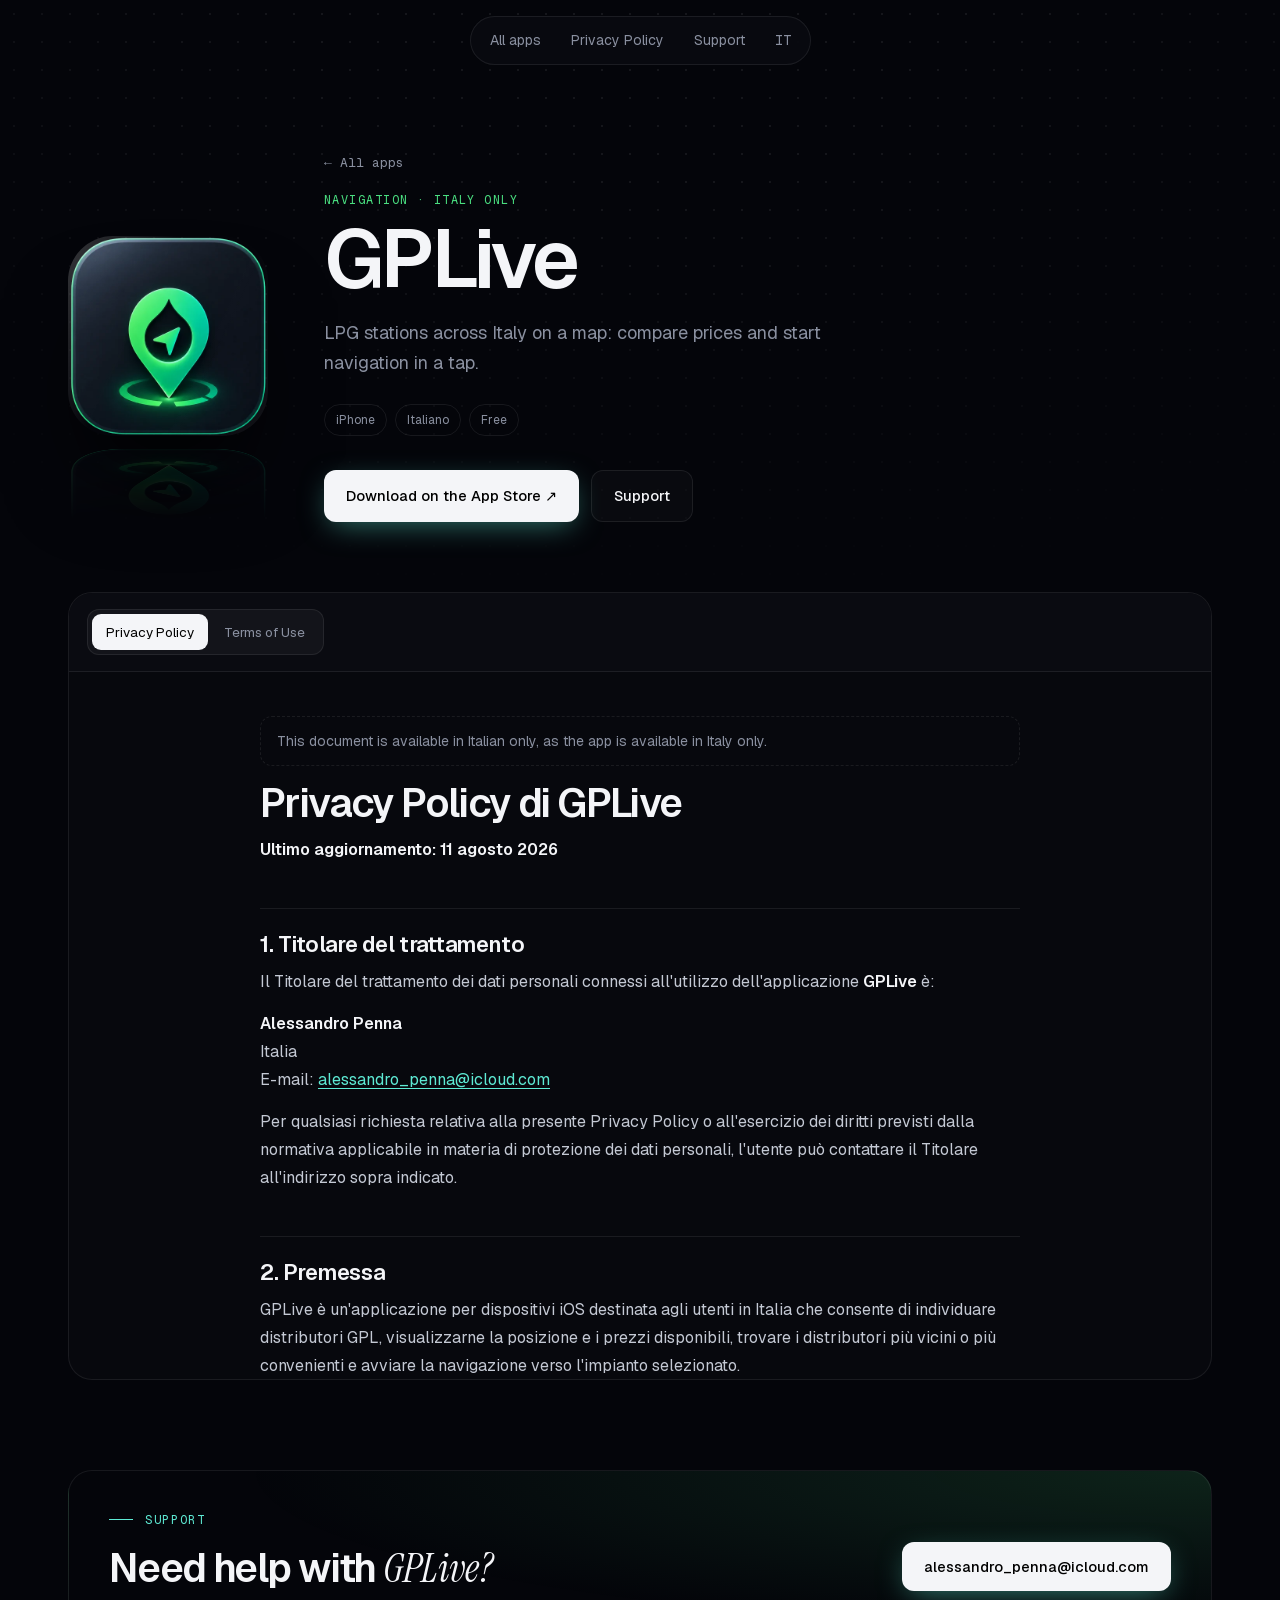
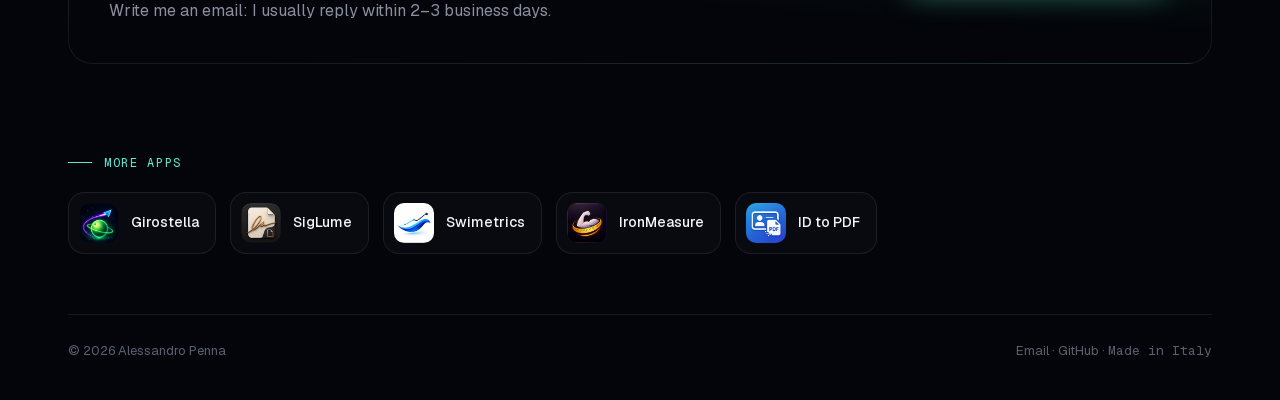
<file: apps/gplive/index.html>
<!doctype html>
<html lang="en" class="no-js">
<head>
<meta charset="utf-8">
<meta http-equiv="Content-Security-Policy" content="default-src 'none'; script-src 'self' 'sha256-dFqnkix/KyuQ/tR3B/FYwRtcbWXrtRW7VdscV/VFsmc='; style-src 'self' 'unsafe-inline'; img-src 'self'; font-src 'self'; manifest-src 'self'; base-uri 'none'; form-action 'none'">
<meta name="referrer" content="strict-origin-when-cross-origin">
<meta name="viewport" content="width=device-width,initial-scale=1,viewport-fit=cover">
<title>GPLive · Privacy Policy &amp; Terms — Alessandro</title>
<meta name="description" content="LPG stations across Italy on a map: compare prices and start navigation in a tap.">
<meta name="theme-color" content="#04050a">
<link rel="canonical" href="https://a-penna.github.io/apps/gplive/"><link rel="alternate" hreflang="en" href="https://a-penna.github.io/apps/gplive/"><link rel="alternate" hreflang="it" href="https://a-penna.github.io/it/apps/gplive/"><link rel="alternate" hreflang="x-default" href="https://a-penna.github.io/apps/gplive/">
<meta property="og:type" content="website"><meta property="og:title" content="GPLive · Privacy Policy &amp; Terms — Alessandro"><meta property="og:description" content="LPG stations across Italy on a map: compare prices and start navigation in a tap."><meta property="og:url" content="https://a-penna.github.io/apps/gplive/"><meta property="og:image" content="https://a-penna.github.io/assets/icons/gplive-512.webp">
<link rel="icon" href="/assets/favicon.svg" type="image/svg+xml">
<link rel="preload" href="/assets/fonts/Geist-normal.woff2" as="font" type="font/woff2" crossorigin>
<link rel="stylesheet" href="/assets/site.css?v=b584f94f">
<script>document.documentElement.classList.remove('no-js')</script>
<script src="/assets/site.js?v=3465deec" defer></script>
</head>
<body>
<div class="bg" aria-hidden="true"></div><div class="spot" aria-hidden="true"></div>
<nav aria-label="Main"><div class="links"><a href="/#apps">All apps</a><a href="#privacy">Privacy Policy</a><a href="#support">Support</a><a href="/it/apps/gplive/" class="mono" hreflang="it" lang="it">IT</a></div></nav>
<main style="--c:#4ade80">
<section class="ahero">
 <div class="aicon in" style="animation-delay:.1s"><div class="tilt"><img src="/assets/icons/gplive-512.webp" width="512" height="512" alt="GPLive" fetchpriority="high"><div class="gloss"></div><div class="refl" aria-hidden="true"><img src="/assets/icons/gplive-512.webp" alt=""></div></div></div>
 <div>
  <a class="crumb mono in" href="/#apps">← All apps</a>
  <div class="cat mono in" style="animation-delay:.05s">Navigation · Italy only</div>
  <h1 class="in" style="animation-delay:.12s">GPLive</h1>
  <p class="in" style="animation-delay:.2s">LPG stations across Italy on a map: compare prices and start navigation in a tap.</p>
  <div class="chip in" style="animation-delay:.28s"><span>iPhone</span><span>Italiano</span><span>Free</span></div>
  <div class="cta in" style="animation-delay:.36s"><a class="btn p" href="https://apps.apple.com/it/app/id6797024859" target="_blank" rel="noopener"> Download on the App Store ↗</a><a class="btn s" href="#support">Support</a></div>
 </div>
</section>

<section class="docs" id="docs" data-type="privacy" data-lang="it">
 <span id="privacy" class="sr"></span><span id="terms" class="sr"></span>
 <div class="dhead">
  <div class="seg" role="tablist" aria-label="Document"><button type="button" data-t="privacy" aria-selected="true">Privacy Policy</button><button type="button" data-t="terms" aria-selected="false">Terms of Use</button></div>
  <div class="seg l" role="tablist" aria-label="Language" hidden><button type="button" data-l="it" aria-selected="true" title="Italiano">it</button></div>
 </div>
 <div class="dbody"><article class="doc md" data-doc="privacy-it" lang="it"><p class="note">This document is available in Italian only, as the app is available in Italy only.</p><h1>Privacy Policy di GPLive</h1>
<p><strong>Ultimo aggiornamento: 11 agosto 2026</strong></p>
<h2>1. Titolare del trattamento</h2>
<p>Il Titolare del trattamento dei dati personali connessi all'utilizzo dell'applicazione <strong>GPLive</strong> è:</p>
<p><strong>Alessandro Penna</strong><br />
Italia<br />
E-mail: <a href="mailto:alessandro_penna@icloud.com">alessandro_penna@icloud.com</a></p>
<p>Per qualsiasi richiesta relativa alla presente Privacy Policy o all'esercizio dei diritti previsti dalla normativa applicabile in materia di protezione dei dati personali, l'utente può contattare il Titolare all'indirizzo sopra indicato.</p>
<h2>2. Premessa</h2>
<p>GPLive è un'applicazione per dispositivi iOS destinata agli utenti in Italia che consente di individuare distributori GPL, visualizzarne la posizione e i prezzi disponibili, trovare i distributori più vicini o più convenienti e avviare la navigazione verso l'impianto selezionato.</p>
<p>GPLive è progettata secondo principi di minimizzazione dei dati, privacy by design e privacy by default.</p>
<p>L'App non richiede la creazione di un account e non richiede all'utente di fornire nome, cognome, numero di telefono o altri dati identificativi per utilizzare le proprie funzionalità principali.</p>
<p>La posizione e le preferenze utilizzate dalle funzionalità principali dell'App sono, nei termini descritti nella presente informativa, elaborate localmente sul dispositivo. Il Titolare non crea una cronologia degli spostamenti dell'utente e non utilizza la posizione per finalità pubblicitarie o di profilazione.</p>
<h2>3. Dati trattati</h2>
<h3>3.1 Dati di posizione</h3>
<p>Con l'autorizzazione dell'utente, GPLive può accedere alla posizione del dispositivo mentre l'App è in uso.</p>
<p>A seconda delle impostazioni di iOS e della scelta dell'utente, il sistema operativo può fornire all'App una posizione precisa oppure approssimativa.</p>
<p>La posizione viene utilizzata esclusivamente per consentire le funzionalità richieste dall'utente, quali mostrare i distributori GPL nelle vicinanze, calcolare distanze indicative, individuare gli impianti più vicini o più convenienti e facilitare l'avvio della navigazione verso il distributore selezionato.</p>
<p>GPLive non trasmette la posizione dell'utente a server gestiti dal Titolare e non conserva su propri sistemi una cronologia delle posizioni o degli spostamenti.</p>
<p>L'autorizzazione alla localizzazione può essere modificata o revocata in qualsiasi momento tramite le impostazioni di iOS. In assenza dell'autorizzazione, alcune funzionalità basate sulla posizione potrebbero non essere disponibili oppure richiedere un'interazione manuale da parte dell'utente.</p>
<h3>3.2 Informazioni memorizzate sul dispositivo</h3>
<p>Per offrire alcune funzionalità e ricordare le preferenze dell'utente, GPLive può memorizzare localmente sul dispositivo informazioni quali i distributori preferiti, l'applicazione di navigazione selezionata e lo stato di utilizzo di alcune funzionalità dell'App.</p>
<p>Tali informazioni rimangono sul dispositivo dell'utente e non vengono trasmesse al Titolare.</p>
<h3>3.3 Dati relativi agli acquisti e agli abbonamenti</h3>
<p>GPLive offre funzionalità Premium attraverso acquisti in-app e abbonamenti.</p>
<p>I pagamenti vengono elaborati da Apple tramite il sistema In-App Purchase dell'App Store. Apple gestisce direttamente il pagamento, la fatturazione, i rinnovi e gli strumenti di pagamento utilizzati dall'utente.</p>
<p>Il Titolare non riceve né conserva numeri di carte di credito, dati bancari o altre credenziali complete di pagamento.</p>
<p>GPLive utilizza <strong>RevenueCat</strong> per la gestione tecnica degli abbonamenti e per verificare il diritto dell'utente ad accedere alle funzionalità Premium.</p>
<p>A tal fine, RevenueCat può trattare informazioni tecniche e relative agli acquisti, quali un identificatore tecnico dell'utente dell'App, informazioni sul dispositivo e sul sistema operativo, informazioni relative al prodotto acquistato, ricevute o informazioni sulle transazioni Apple, stato dell'abbonamento, rinnovi, scadenze e informazioni temporali relative all'utilizzo o agli eventi di acquisto.</p>
<p>Tali informazioni vengono utilizzate esclusivamente per la gestione tecnica degli acquisti, degli abbonamenti, del ripristino degli acquisti e delle funzionalità Premium.</p>
<p>RevenueCat agisce, per i dati degli utenti finali trattati per conto del Titolare, quale responsabile del trattamento secondo i termini applicabili al servizio.</p>
<h3>3.4 Dati forniti volontariamente per assistenza o richieste</h3>
<p>Qualora l'utente contatti il Titolare tramite e-mail, potranno essere trattati l'indirizzo e-mail utilizzato, il contenuto della comunicazione e le eventuali ulteriori informazioni che l'utente scelga volontariamente di fornire.</p>
<p>Tali dati vengono utilizzati esclusivamente per rispondere alla richiesta, fornire assistenza, gestire eventuali richieste relative agli acquisti o consentire l'esercizio dei diritti previsti dalla normativa sulla protezione dei dati personali.</p>
<p>L'utente è invitato a non trasmettere informazioni non necessarie rispetto alla richiesta effettuata.</p>
<h2>4. Finalità del trattamento</h2>
<p>I dati trattati nell'ambito di GPLive vengono utilizzati esclusivamente per consentire il funzionamento dell'App e l'erogazione dei servizi richiesti dall'utente.</p>
<p>In particolare, la posizione viene utilizzata per individuare distributori nelle vicinanze, calcolare distanze e fornire le funzionalità di ricerca basate sulla posizione. Le informazioni memorizzate localmente vengono utilizzate per ricordare le preferenze dell'utente e gestire alcune funzionalità dell'App. Le informazioni relative agli acquisti vengono utilizzate per gestire gli abbonamenti, verificare lo stato Premium e consentire il ripristino degli acquisti.</p>
<p>I dati eventualmente comunicati dall'utente tramite e-mail vengono utilizzati per fornire assistenza e rispondere alle richieste ricevute.</p>
<p>Il Titolare non utilizza i dati trattati attraverso GPLive per pubblicità comportamentale, marketing diretto, profilazione commerciale, vendita di dati personali o addestramento di sistemi di intelligenza artificiale.</p>
<p>GPLive non effettua processi decisionali automatizzati o attività di profilazione idonei a produrre effetti giuridici o analogamente significativi sull'utente.</p>
<h2>5. Dati di pagamento e abbonamenti</h2>
<p>Gli acquisti e gli abbonamenti sottoscritti tramite GPLive sono soggetti ai sistemi e alle condizioni dell'App Store.</p>
<p>Apple gestisce direttamente le informazioni finanziarie e di pagamento dell'utente. Il Titolare non ha accesso ai dati completi degli strumenti di pagamento utilizzati.</p>
<p>RevenueCat riceve e tratta esclusivamente le informazioni necessarie alla gestione tecnica dello stato degli acquisti e degli abbonamenti, nei limiti descritti nella presente Privacy Policy.</p>
<p>La cancellazione di un abbonamento deve essere effettuata attraverso gli strumenti messi a disposizione da Apple.</p>
<h2>6. Base giuridica del trattamento</h2>
<p>Ove applicabile ai sensi del Regolamento (UE) 2016/679 (“GDPR”), i trattamenti descritti nella presente informativa si fondano sulle basi giuridiche previste dalla normativa applicabile.</p>
<p>L'accesso alla posizione del dispositivo avviene previa autorizzazione dell'utente e, ove necessario, sulla base del consenso ai sensi dell'articolo 6, paragrafo 1, lettera a), del GDPR. Tale autorizzazione può essere revocata in qualsiasi momento tramite le impostazioni di iOS.</p>
<p>I trattamenti necessari a fornire le funzionalità richieste dall'utente e a gestire gli acquisti e gli abbonamenti si fondano, ove applicabile, sull'esecuzione del servizio o del rapporto contrattuale ai sensi dell'articolo 6, paragrafo 1, lettera b), del GDPR.</p>
<p>Il trattamento delle richieste di assistenza può fondarsi sull'esecuzione del servizio richiesto dall'utente o, a seconda della natura della richiesta, sul legittimo interesse del Titolare a fornire assistenza e gestire correttamente i rapporti con gli utenti.</p>
<p>Il trattamento eventualmente necessario per adempiere a obblighi previsti dalla legge si fonda sull'articolo 6, paragrafo 1, lettera c), del GDPR.</p>
<p>Ove necessario, le attività dirette a garantire la sicurezza, prevenire abusi e tutelare i diritti del Titolare possono fondarsi sul legittimo interesse ai sensi dell'articolo 6, paragrafo 1, lettera f), del GDPR, nel rispetto dei diritti e delle libertà fondamentali degli interessati.</p>
<h2>7. Conservazione dei dati</h2>
<p>GPLive non conserva sui sistemi del Titolare la posizione dell'utente né una cronologia dei suoi spostamenti.</p>
<p>Le preferenze e le altre informazioni memorizzate localmente sul dispositivo rimangono disponibili fino alla loro eliminazione da parte dell'utente, alla cancellazione dei dati dell'App o alla disinstallazione dell'applicazione, fatti salvi gli eventuali meccanismi di conservazione o backup gestiti autonomamente dal sistema operativo.</p>
<p>Le informazioni relative agli acquisti e agli abbonamenti trattate tramite RevenueCat vengono conservate per il periodo necessario alla fornitura del servizio e alla gestione degli acquisti, secondo i termini contrattuali applicabili e gli eventuali obblighi di legge. L'utente può inoltre richiedere al Titolare la cancellazione dei dati trattati per suo conto tramite RevenueCat, nei limiti previsti dalla normativa applicabile.</p>
<p>Le informazioni relative agli acquisti gestite autonomamente da Apple sono conservate secondo le condizioni e le politiche applicabili ai servizi Apple.</p>
<p>Le comunicazioni inviate volontariamente dall'utente per assistenza vengono conservate per il tempo necessario a gestire la richiesta e, successivamente, nella misura eventualmente necessaria per adempiere a obblighi di legge o tutelare i diritti del Titolare.</p>
<h2>8. Comunicazione dei dati e soggetti terzi</h2>
<p>Il Titolare non vende, concede in licenza, affitta o commercializza i dati personali degli utenti.</p>
<p>Per il funzionamento di determinate funzionalità, alcuni dati possono essere trattati da soggetti terzi.</p>
<p><strong>RevenueCat, Inc.</strong> tratta per conto del Titolare le informazioni tecniche e relative agli acquisti necessarie alla gestione degli abbonamenti e delle funzionalità Premium.</p>
<p><strong>Apple</strong> gestisce autonomamente l'App Store, gli acquisti in-app, gli abbonamenti e i relativi sistemi di pagamento. L'utilizzo di servizi Apple, compresi quelli relativi alle mappe e alla navigazione, è inoltre soggetto alle condizioni e alle politiche privacy di Apple.</p>
<p>Quando l'utente sceglie di aprire un'applicazione esterna di navigazione, quale Google Maps o Waze, GPLive può comunicare al servizio selezionato le informazioni necessarie a identificare la destinazione e avviare la navigazione. A partire da tale momento, il trattamento effettuato dall'applicazione esterna è disciplinato dalla relativa informativa sulla privacy e dalle condizioni del relativo fornitore.</p>
<p>Il Titolare non utilizza servizi pubblicitari o sistemi finalizzati al tracciamento dell'utente tra applicazioni o siti web di soggetti diversi.</p>
<h2>9. Trasferimenti internazionali</h2>
<p>Alcuni fornitori utilizzati per il funzionamento dell'App possono trattare dati personali al di fuori dello Spazio Economico Europeo.</p>
<p>In particolare, RevenueCat, Inc. ha sede negli Stati Uniti e utilizza infrastrutture situate negli Stati Uniti per il trattamento di informazioni relative agli utenti finali.</p>
<p>Quando il trattamento di dati personali comporta un trasferimento verso un Paese per il quale non sia applicabile una decisione di adeguatezza, il trasferimento avviene sulla base delle garanzie previste dalla normativa applicabile.</p>
<p>Il Data Processing Addendum di RevenueCat prevede, per i trasferimenti soggetti alla normativa europea, l'utilizzo delle Clausole Contrattuali Standard approvate dalla Commissione europea.</p>
<p>La posizione dell'utente non viene trasmessa dal Titolare a propri server situati al di fuori dello Spazio Economico Europeo.</p>
<p>L'eventuale trattamento effettuato autonomamente da Apple, Google o Waze a seguito dell'utilizzo dei rispettivi servizi è disciplinato dalle relative informative e garanzie in materia di trasferimenti internazionali.</p>
<h2>10. Servizi di localizzazione e navigazione</h2>
<p>GPLive richiede l'accesso alla posizione esclusivamente quando tale informazione è necessaria per fornire le funzionalità basate sulla vicinanza geografica.</p>
<p>L'App non richiede l'accesso continuativo alla posizione in background per le funzionalità descritte nella presente Privacy Policy.</p>
<p>L'utente può negare l'accesso alla posizione oppure limitarne la precisione attraverso le impostazioni messe a disposizione da iOS.</p>
<p>Quando viene avviata la navigazione tramite un'applicazione esterna, l'applicazione selezionata può richiedere autonomamente l'accesso alla posizione e trattare i relativi dati secondo le proprie condizioni e la propria Privacy Policy.</p>
<h2>11. Fonte dei dati relativi ai carburanti</h2>
<p>GPLive utilizza dati pubblici relativi agli impianti di distribuzione e ai prezzi dei carburanti pubblicati dal <strong>Ministero delle Imprese e del Made in Italy (MIMIT)</strong>.</p>
<p>Il dataset è pubblicato dal MIMIT e messo a disposizione con licenza <strong>Italian Open Data License 2.0 (IODL 2.0)</strong>.</p>
<p>Per scaricare i dataset e i loghi dei distributori, GPLive effettua richieste HTTPS verso i server del MIMIT. Tali richieste non contengono la posizione GPS, le preferenze o i distributori visualizzati dall'utente.</p>
<p>Tuttavia, durante la connessione, i server del MIMIT possono ricevere automaticamente l'indirizzo IP e altri dati tecnici, quali la data e l'ora della richiesta, la risorsa richiesta e il relativo codice di risposta. 
Il MIMIT tratta autonomamente questi dati per finalità statistiche, di sicurezza e di corretto funzionamento dei propri servizi. Il Titolare di GPLive non riceve tali log e non li utilizza per identificare, localizzare o profilare l'utente.</p>
<p>Informativa sul trattamento dei dati da parte del MIMIT:</p>
<p><a href="https://www.mimit.gov.it/it/privacy-sito" target="_blank" rel="noopener">Informativa privacy MIMIT</a>
Dataset ufficiale:</p>
<p><a href="https://www.mimit.gov.it/it/open-data/elenco-dataset/carburanti-prezzi-praticati-e-anagrafica-degli-impianti" target="_blank" rel="noopener">Carburanti – Prezzi praticati e anagrafica degli impianti</a></p>
<p>Licenza:</p>
<p><a href="https://www.dati.gov.it/content/italian-open-data-license-v20" target="_blank" rel="noopener">Italian Open Data License 2.0 – IODL 2.0</a></p>
<p>GPLive è un'applicazione indipendente e non è affiliata, approvata, sponsorizzata o gestita dal Ministero delle Imprese e del Made in Italy o dal Governo italiano.</p>
<p>I prezzi e le informazioni sugli impianti mostrati nell'App derivano dai dati pubblici disponibili. L'utente è invitato a verificare direttamente presso il distributore il prezzo effettivamente praticato, la disponibilità del GPL e l'operatività dell'impianto prima di effettuare il rifornimento.</p>
<h2>12. Sicurezza</h2>
<p>Il Titolare adotta misure tecniche e organizzative ragionevoli e proporzionate alla natura del trattamento, al fine di ridurre il rischio di accesso non autorizzato, perdita, alterazione o divulgazione indebita dei dati personali.</p>
<p>GPLive è progettata per limitare il trattamento dei dati personali a quanto necessario per fornire le proprie funzionalità e per mantenere localmente sul dispositivo le informazioni che non richiedono un trattamento remoto.</p>
<p>Nessun sistema informatico può tuttavia garantire un livello assoluto di sicurezza.</p>
<p>La sicurezza delle informazioni conservate localmente dipende anche dalle misure di protezione del dispositivo e del sistema operativo utilizzate dall'utente.</p>
<h2>13. Diritti dell'interessato</h2>
<p>Nei casi e nei limiti previsti dal GDPR, l'utente può esercitare i diritti riconosciuti dagli articoli 15 e seguenti del Regolamento, compresi il diritto di accesso ai propri dati personali, di rettifica, di cancellazione, di limitazione del trattamento, di opposizione e di portabilità, ove applicabile.</p>
<p>Qualora il trattamento sia basato sul consenso, l'utente può revocare tale consenso in qualsiasi momento, senza pregiudicare la liceità del trattamento effettuato prima della revoca.</p>
<p>Le autorizzazioni relative alla posizione possono essere gestite direttamente attraverso le impostazioni di iOS.</p>
<p>Per esercitare i diritti relativi ai dati trattati dal Titolare o per suo conto, compresi gli eventuali dati gestiti tramite RevenueCat, è possibile scrivere a:</p>
<p><a href="mailto:alessandro_penna@icloud.com">alessandro_penna@icloud.com</a></p>
<p>Poiché la posizione, le preferenze e altre informazioni indicate nella presente informativa possono rimanere esclusivamente sul dispositivo dell'utente, il Titolare non dispone materialmente di tali dati e non è quindi in grado di accedervi, modificarli o cancellarli a distanza. L'utente può gestire tali informazioni direttamente attraverso l'App, le impostazioni del dispositivo o la disinstallazione dell'App, a seconda dei casi.</p>
<p>L'utente ha inoltre il diritto di proporre reclamo all'autorità di controllo competente.</p>
<p>Per gli utenti in Italia, l'autorità competente è il <strong>Garante per la protezione dei dati personali</strong>:</p>
<p><a href="https://www.garanteprivacy.it/" target="_blank" rel="noopener">https://www.garanteprivacy.it/</a></p>
<h2>14. Modifiche alla presente Privacy Policy</h2>
<p>Il Titolare può aggiornare la presente Privacy Policy per tenere conto di modifiche normative, tecniche, funzionali o relative ai servizi utilizzati da GPLive.</p>
<p>La versione aggiornata sarà pubblicata alla presente pagina. La data indicata nella voce <strong>“Ultimo aggiornamento”</strong> consente di identificare la versione vigente dell'informativa.</p>
<p>In caso di modifiche sostanziali che incidano significativamente sulle modalità di trattamento dei dati personali, potranno essere adottate modalità informative ulteriori adeguate alle circostanze.</p>
<h2>15. Contatti</h2>
<p>Per qualsiasi domanda relativa alla presente Privacy Policy, al trattamento dei dati personali o all'esercizio dei diritti previsti dalla normativa applicabile, è possibile contattare:</p>
<p><strong>Alessandro Penna</strong><br />
Italia<br />
E-mail: <a href="mailto:alessandro_penna@icloud.com">alessandro_penna@icloud.com</a></p></article><article class="doc" data-doc="terms" hidden><div class="eula"><p>GPLive is distributed under Apple&#x27;s Standard Licensed Application End User License Agreement (EULA).</p><a class="btn s" href="https://www.apple.com/legal/internet-services/itunes/dev/stdeula/" target="_blank" rel="noopener">Read the Apple Standard EULA ↗</a></div></article></div>
</section>

<section class="sup rv" id="support">
 <div><div class="eyebrow mono">Support</div><h2>Need help with <em>GPLive?</em></h2><p>Write me an email: I usually reply within 2–3 business days.</p></div>
 <a class="btn p" href="mailto:alessandro_penna@icloud.com?subject=GPLive">alessandro_penna@icloud.com</a>
</section>

<section class="more rv"><div class="eyebrow mono">More apps</div><div class="row"><a href="/apps/girostella/"><img src="/assets/icons/girostella-144.webp" width="40" height="40" alt="" loading="lazy"><span>Girostella</span></a><a href="/apps/siglume/"><img src="/assets/icons/siglume-144.webp" width="40" height="40" alt="" loading="lazy"><span>SigLume</span></a><a href="/apps/swimetrics/"><img src="/assets/icons/swimetrics-144.webp" width="40" height="40" alt="" loading="lazy"><span>Swimetrics</span></a><a href="/apps/ironmeasure/"><img src="/assets/icons/ironmeasure-144.webp" width="40" height="40" alt="" loading="lazy"><span>IronMeasure</span></a><a href="/apps/id-to-pdf/"><img src="/assets/icons/id-to-pdf-144.webp" width="40" height="40" alt="" loading="lazy"><span>ID to PDF</span></a></div></section>
<footer><span>© 2026 Alessandro Penna</span><span><a href="mailto:alessandro_penna@icloud.com">Email</a> · <a href="https://github.com/a-penna" target="_blank" rel="noopener">GitHub</a> · <span class="mono">Made in Italy</span></span></footer>
</main>
</body>
</html>
</file>
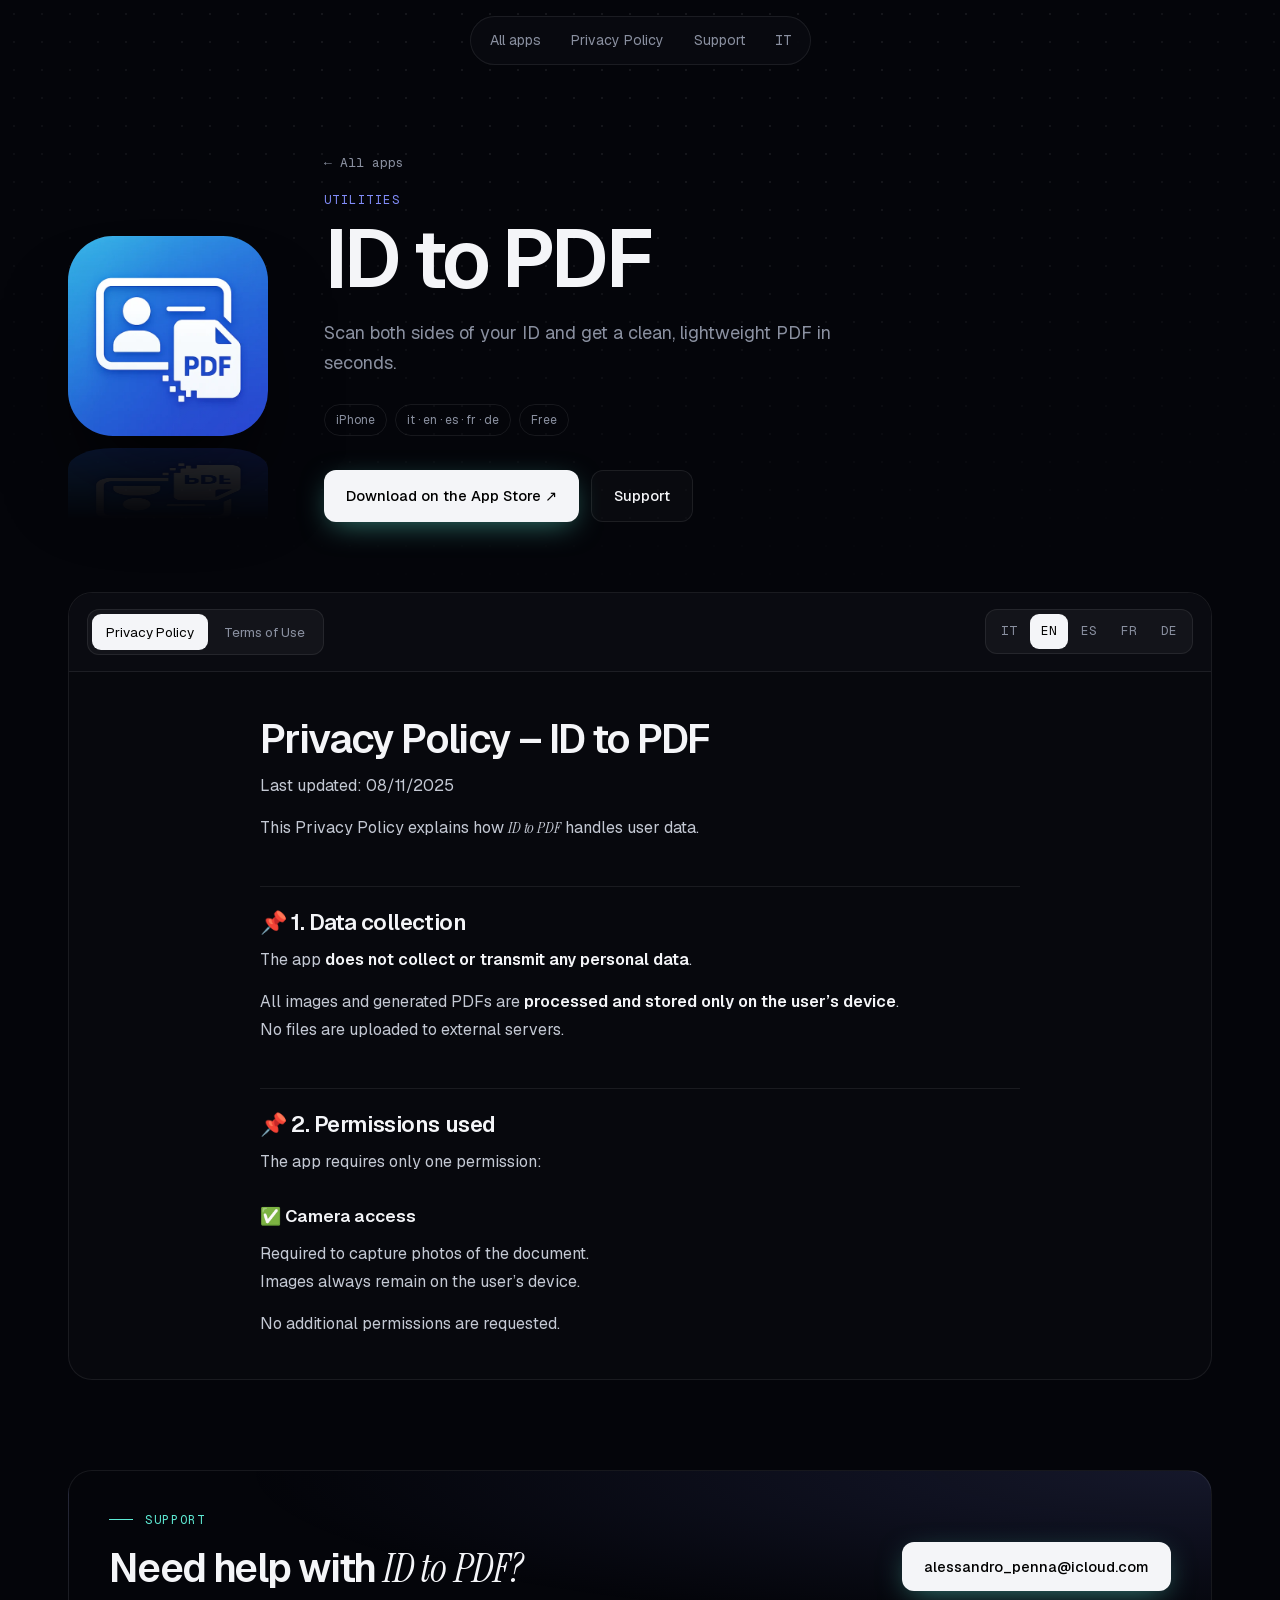
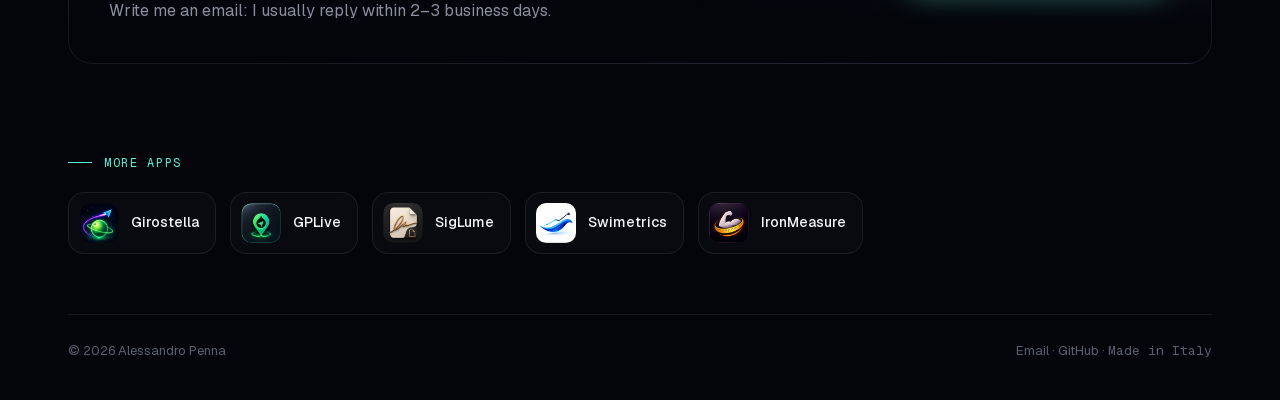
<file: apps/id-to-pdf/index.html>
<!doctype html>
<html lang="en" class="no-js">
<head>
<meta charset="utf-8">
<meta http-equiv="Content-Security-Policy" content="default-src 'none'; script-src 'self' 'sha256-dFqnkix/KyuQ/tR3B/FYwRtcbWXrtRW7VdscV/VFsmc='; style-src 'self' 'unsafe-inline'; img-src 'self'; font-src 'self'; manifest-src 'self'; base-uri 'none'; form-action 'none'">
<meta name="referrer" content="strict-origin-when-cross-origin">
<meta name="viewport" content="width=device-width,initial-scale=1,viewport-fit=cover">
<title>ID to PDF · Privacy Policy &amp; Terms — Alessandro</title>
<meta name="description" content="Scan both sides of your ID and get a clean, lightweight PDF in seconds.">
<meta name="theme-color" content="#04050a">
<link rel="canonical" href="https://a-penna.github.io/apps/id-to-pdf/"><link rel="alternate" hreflang="en" href="https://a-penna.github.io/apps/id-to-pdf/"><link rel="alternate" hreflang="it" href="https://a-penna.github.io/it/apps/id-to-pdf/"><link rel="alternate" hreflang="x-default" href="https://a-penna.github.io/apps/id-to-pdf/">
<meta property="og:type" content="website"><meta property="og:title" content="ID to PDF · Privacy Policy &amp; Terms — Alessandro"><meta property="og:description" content="Scan both sides of your ID and get a clean, lightweight PDF in seconds."><meta property="og:url" content="https://a-penna.github.io/apps/id-to-pdf/"><meta property="og:image" content="https://a-penna.github.io/assets/icons/id-to-pdf-512.webp">
<link rel="icon" href="/assets/favicon.svg" type="image/svg+xml">
<link rel="preload" href="/assets/fonts/Geist-normal.woff2" as="font" type="font/woff2" crossorigin>
<link rel="stylesheet" href="/assets/site.css?v=b584f94f">
<script>document.documentElement.classList.remove('no-js')</script>
<script src="/assets/site.js?v=3465deec" defer></script>
</head>
<body>
<div class="bg" aria-hidden="true"></div><div class="spot" aria-hidden="true"></div>
<nav aria-label="Main"><div class="links"><a href="/#apps">All apps</a><a href="#privacy">Privacy Policy</a><a href="#support">Support</a><a href="/it/apps/id-to-pdf/" class="mono" hreflang="it" lang="it">IT</a></div></nav>
<main style="--c:#818cf8">
<section class="ahero">
 <div class="aicon in" style="animation-delay:.1s"><div class="tilt"><img src="/assets/icons/id-to-pdf-512.webp" width="512" height="512" alt="ID to PDF" fetchpriority="high"><div class="gloss"></div><div class="refl" aria-hidden="true"><img src="/assets/icons/id-to-pdf-512.webp" alt=""></div></div></div>
 <div>
  <a class="crumb mono in" href="/#apps">← All apps</a>
  <div class="cat mono in" style="animation-delay:.05s">Utilities</div>
  <h1 class="in" style="animation-delay:.12s">ID to PDF</h1>
  <p class="in" style="animation-delay:.2s">Scan both sides of your ID and get a clean, lightweight PDF in seconds.</p>
  <div class="chip in" style="animation-delay:.28s"><span>iPhone</span><span>it · en · es · fr · de</span><span>Free</span></div>
  <div class="cta in" style="animation-delay:.36s"><a class="btn p" href="https://apps.apple.com/app/id6754233252" target="_blank" rel="noopener"> Download on the App Store ↗</a><a class="btn s" href="#support">Support</a></div>
 </div>
</section>

<section class="docs" id="docs" data-type="privacy" data-lang="en">
 <span id="privacy" class="sr"></span><span id="terms" class="sr"></span>
 <div class="dhead">
  <div class="seg" role="tablist" aria-label="Document"><button type="button" data-t="privacy" aria-selected="true">Privacy Policy</button><button type="button" data-t="terms" aria-selected="false">Terms of Use</button></div>
  <div class="seg l" role="tablist" aria-label="Language"><button type="button" data-l="it" aria-selected="false" title="Italiano">it</button><button type="button" data-l="en" aria-selected="true" title="English">en</button><button type="button" data-l="es" aria-selected="false" title="Español">es</button><button type="button" data-l="fr" aria-selected="false" title="Français">fr</button><button type="button" data-l="de" aria-selected="false" title="Deutsch">de</button></div>
 </div>
 <div class="dbody"><article class="doc md" data-doc="privacy-de" lang="de" hidden><h1>Datenschutzrichtlinie – ID to PDF</h1>
<p>Letzte Aktualisierung: 08.11.2025</p>
<p>Diese Richtlinie erklärt, wie <em>ID to PDF</em> Nutzerdaten verarbeitet.</p>
<h2>📌 1. Datenerhebung</h2>
<p>Die App <strong>erfasst oder übermittelt keinerlei personenbezogene Daten</strong>.</p>
<p>Alle Bilder und PDFs werden <strong>ausschließlich auf dem Gerät des Nutzers verarbeitet und gespeichert</strong>.<br />
Es findet kein Upload auf externe Server statt.</p>
<h2>📌 2. Berechtigungen</h2>
<p>Die App benötigt nur:</p>
<h3>✅ Kamerazugriff</h3>
<p>Erforderlich zum Fotografieren des Dokuments.<br />
Die Bilder bleiben auf dem Gerät des Nutzers.</p>
<h2>📌 3. In-App-Käufe</h2>
<p>Käufe werden ausschließlich über den <strong>Apple App Store</strong> abgewickelt.<br />
Die App speichert keine Zahlungsdaten.</p>
<h2>📌 4. Weitergabe von Daten</h2>
<p>Es werden keine Daten an Dritte weitergegeben.</p>
<h2>📌 5. Kontakt</h2>
<p>Kontakt für Fragen:<br />
📬 alessandro_penna@icloud.com</p></article><article class="doc md" data-doc="privacy-en" lang="en"><h1>Privacy Policy – ID to PDF</h1>
<p>Last updated: 08/11/2025</p>
<p>This Privacy Policy explains how <em>ID to PDF</em> handles user data.</p>
<h2>📌 1. Data collection</h2>
<p>The app <strong>does not collect or transmit any personal data</strong>.</p>
<p>All images and generated PDFs are <strong>processed and stored only on the user’s device</strong>.<br />
No files are uploaded to external servers.</p>
<h2>📌 2. Permissions used</h2>
<p>The app requires only one permission:</p>
<h3>✅ Camera access</h3>
<p>Required to capture photos of the document.<br />
Images always remain on the user’s device.</p>
<p>No additional permissions are requested.</p>
<h2>📌 3. In-app purchases</h2>
<p>All purchases are handled by <strong>Apple App Store</strong>.<br />
The app does not store or process any payment information.</p>
<h2>📌 4. Data sharing</h2>
<p>No data is shared with third parties.</p>
<h2>📌 5. Contact</h2>
<p>For questions or support:<br />
📬 alessandro_penna@icloud.com</p></article><article class="doc md" data-doc="privacy-es" lang="es" hidden><h1>Política de Privacidad – ID to PDF</h1>
<p>Última actualización: 08/11/2025</p>
<p>Esta Política explica cómo la app <em>ID to PDF</em> gestiona los datos del usuario.</p>
<h2>📌 1. Recopilación de datos</h2>
<p>La app <strong>no recopila ni transmite ningún dato personal</strong>.</p>
<p>Las imágenes y los PDF generados se <strong>procesan y almacenan únicamente en el dispositivo del usuario</strong>.<br />
No se envían archivos a servidores externos.</p>
<h2>📌 2. Permisos utilizados</h2>
<p>La app solo requiere un permiso:</p>
<h3>✅ Acceso a la cámara</h3>
<p>Necesario para fotografiar el documento.<br />
Las imágenes permanecen siempre en el dispositivo.</p>
<h2>📌 3. Compras integradas</h2>
<p>Las compras se gestionan mediante <strong>Apple App Store</strong>.<br />
La app no almacena datos de pago.</p>
<h2>📌 4. Transferencia de datos</h2>
<p>No se comparte ningún dato con terceros.</p>
<h2>📌 5. Contacto</h2>
<p>Para consultas o soporte:<br />
📬 alessandro_penna@icloud.it</p></article><article class="doc md" data-doc="privacy-fr" lang="fr" hidden><h1>Politique de Confidentialité – ID to PDF</h1>
<p>Dernière mise à jour : 08/11/2025</p>
<p>Cette politique explique comment <em>ID to PDF</em> gère les données des utilisateurs.</p>
<h2>📌 1. Collecte de données</h2>
<p>L’app <strong>ne collecte ni ne transmet aucune donnée personnelle</strong>.</p>
<p>Les images et PDF générés sont <strong>traités et enregistrés uniquement sur l’appareil de l’utilisateur</strong>.<br />
Aucun fichier n’est envoyé à des serveurs externes.</p>
<h2>📌 2. Permissions utilisées</h2>
<p>L’app demande uniquement :</p>
<h3>✅ Accès à la caméra</h3>
<p>Nécessaire pour photographier le document.<br />
Les images restent sur l’appareil.</p>
<h2>📌 3. Achats intégrés</h2>
<p>Les achats sont gérés par <strong>Apple App Store</strong>.<br />
L’app ne conserve aucune donnée de paiement.</p>
<h2>📌 4. Partage des données</h2>
<p>Aucune donnée n’est partagée avec des tiers.</p>
<h2>📌 5. Contact</h2>
<p>Pour toute question :<br />
📬 alessandro_penna@icloud.it</p></article><article class="doc md" data-doc="privacy-it" lang="it" hidden><h1>Privacy Policy – ID to PDF</h1>
<p>Ultimo aggiornamento: 08/11/2025</p>
<p>Questa Privacy Policy descrive come l’app <em>ID to PDF</em> gestisce i dati dell’utente.</p>
<h2>📌 1. Raccolta dei dati</h2>
<p>L’app <strong>non raccoglie né trasferisce alcun dato personale</strong>.</p>
<p>Le immagini e i PDF generati vengono <strong>elaborati e salvati esclusivamente sul dispositivo dell’utente</strong>.<br />
Nessun file viene inviato a server esterni.</p>
<h2>📌 2. Permessi richiesti</h2>
<p>L’app utilizza un solo permesso:</p>
<h3>✅ Accesso alla fotocamera</h3>
<p>Necessario per scattare le foto del documento.<br />
Le immagini restano sempre sul dispositivo dell’utente.</p>
<p>Nessun altro permesso viene richiesto.</p>
<h2>📌 3. Acquisti in-app</h2>
<p>L’app utilizza esclusivamente il sistema di pagamento sicuro fornito da <strong>Apple App Store</strong>.<br />
L’app <strong>non conserva</strong>, non elabora e non visualizza alcun dato relativo al pagamento.</p>
<h2>📌 4. Trasferimento dei dati</h2>
<p>Nessun dato viene inviato o condiviso con terze parti.</p>
<h2>📌 5. Contatti</h2>
<p>Per qualunque informazione:<br />
📬 alessandro_penna@icloud.com</p></article><article class="doc" data-doc="terms" hidden><div class="eula"><p>ID to PDF is distributed under Apple&#x27;s Standard Licensed Application End User License Agreement (EULA).</p><a class="btn s" href="https://www.apple.com/legal/internet-services/itunes/dev/stdeula/" target="_blank" rel="noopener">Read the Apple Standard EULA ↗</a></div></article></div>
</section>

<section class="sup rv" id="support">
 <div><div class="eyebrow mono">Support</div><h2>Need help with <em>ID to PDF?</em></h2><p>Write me an email: I usually reply within 2–3 business days.</p></div>
 <a class="btn p" href="mailto:alessandro_penna@icloud.com?subject=ID to PDF">alessandro_penna@icloud.com</a>
</section>

<section class="more rv"><div class="eyebrow mono">More apps</div><div class="row"><a href="/apps/girostella/"><img src="/assets/icons/girostella-144.webp" width="40" height="40" alt="" loading="lazy"><span>Girostella</span></a><a href="/apps/gplive/"><img src="/assets/icons/gplive-144.webp" width="40" height="40" alt="" loading="lazy"><span>GPLive</span></a><a href="/apps/siglume/"><img src="/assets/icons/siglume-144.webp" width="40" height="40" alt="" loading="lazy"><span>SigLume</span></a><a href="/apps/swimetrics/"><img src="/assets/icons/swimetrics-144.webp" width="40" height="40" alt="" loading="lazy"><span>Swimetrics</span></a><a href="/apps/ironmeasure/"><img src="/assets/icons/ironmeasure-144.webp" width="40" height="40" alt="" loading="lazy"><span>IronMeasure</span></a></div></section>
<footer><span>© 2026 Alessandro Penna</span><span><a href="mailto:alessandro_penna@icloud.com">Email</a> · <a href="https://github.com/a-penna" target="_blank" rel="noopener">GitHub</a> · <span class="mono">Made in Italy</span></span></footer>
</main>
</body>
</html>
</file>
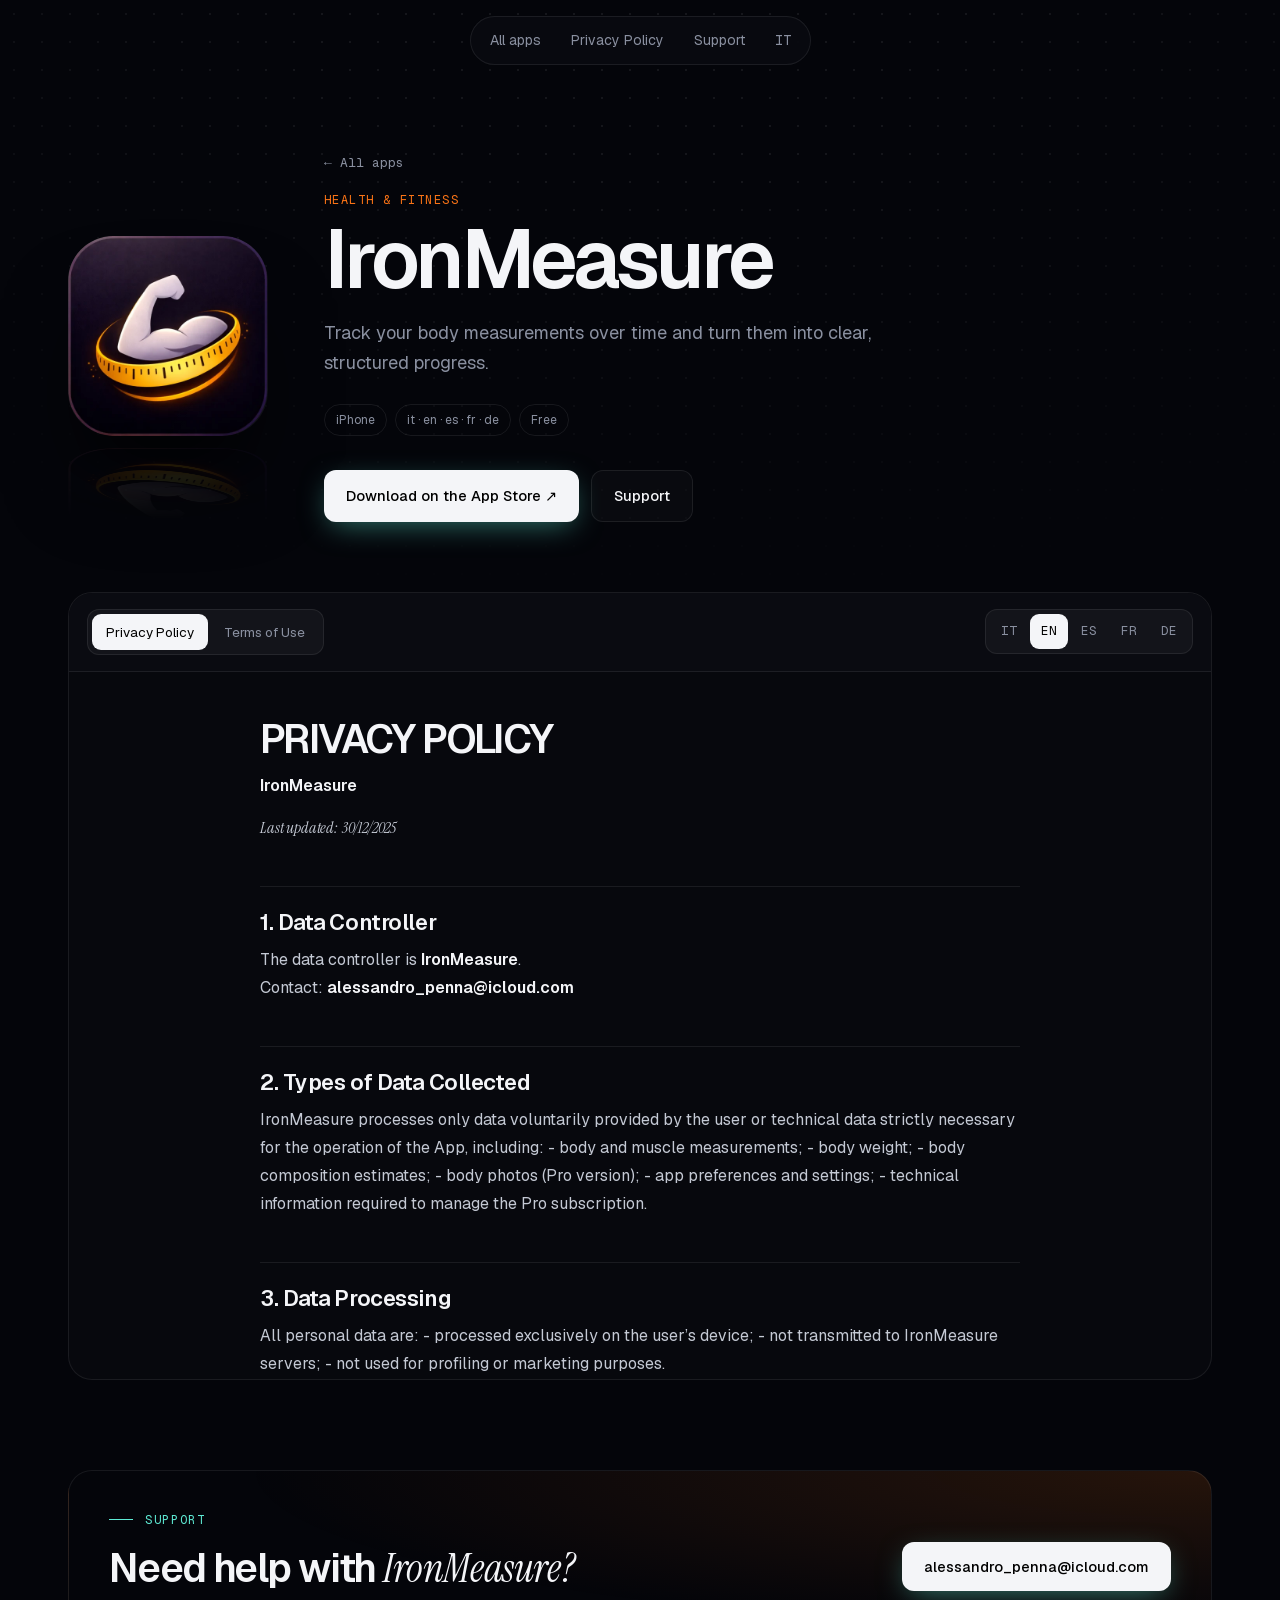
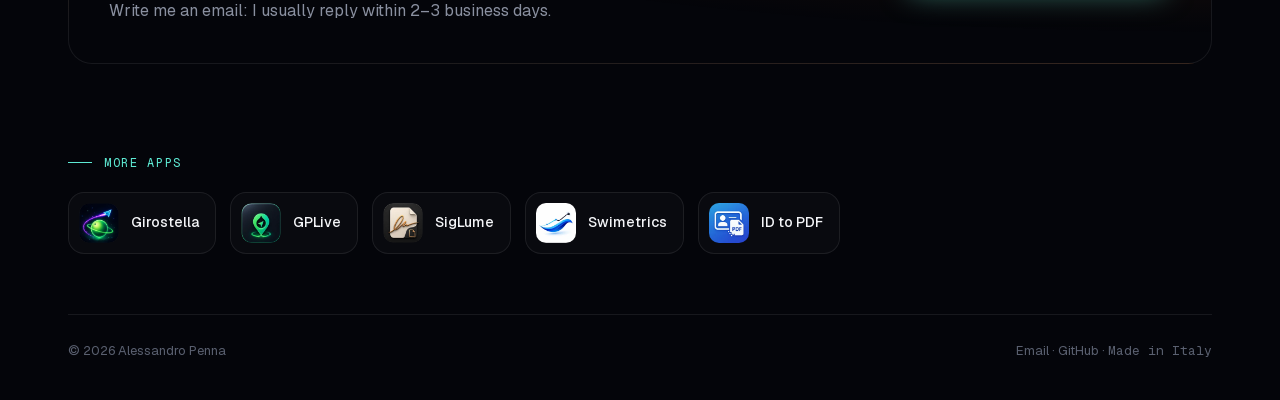
<file: apps/ironmeasure/index.html>
<!doctype html>
<html lang="en" class="no-js">
<head>
<meta charset="utf-8">
<meta http-equiv="Content-Security-Policy" content="default-src 'none'; script-src 'self' 'sha256-dFqnkix/KyuQ/tR3B/FYwRtcbWXrtRW7VdscV/VFsmc='; style-src 'self' 'unsafe-inline'; img-src 'self'; font-src 'self'; manifest-src 'self'; base-uri 'none'; form-action 'none'">
<meta name="referrer" content="strict-origin-when-cross-origin">
<meta name="viewport" content="width=device-width,initial-scale=1,viewport-fit=cover">
<title>IronMeasure · Privacy Policy &amp; Terms — Alessandro</title>
<meta name="description" content="Track your body measurements over time and turn them into clear, structured progress.">
<meta name="theme-color" content="#04050a">
<link rel="canonical" href="https://a-penna.github.io/apps/ironmeasure/"><link rel="alternate" hreflang="en" href="https://a-penna.github.io/apps/ironmeasure/"><link rel="alternate" hreflang="it" href="https://a-penna.github.io/it/apps/ironmeasure/"><link rel="alternate" hreflang="x-default" href="https://a-penna.github.io/apps/ironmeasure/">
<meta property="og:type" content="website"><meta property="og:title" content="IronMeasure · Privacy Policy &amp; Terms — Alessandro"><meta property="og:description" content="Track your body measurements over time and turn them into clear, structured progress."><meta property="og:url" content="https://a-penna.github.io/apps/ironmeasure/"><meta property="og:image" content="https://a-penna.github.io/assets/icons/ironmeasure-512.webp">
<link rel="icon" href="/assets/favicon.svg" type="image/svg+xml">
<link rel="preload" href="/assets/fonts/Geist-normal.woff2" as="font" type="font/woff2" crossorigin>
<link rel="stylesheet" href="/assets/site.css?v=b584f94f">
<script>document.documentElement.classList.remove('no-js')</script>
<script src="/assets/site.js?v=3465deec" defer></script>
</head>
<body>
<div class="bg" aria-hidden="true"></div><div class="spot" aria-hidden="true"></div>
<nav aria-label="Main"><div class="links"><a href="/#apps">All apps</a><a href="#privacy">Privacy Policy</a><a href="#support">Support</a><a href="/it/apps/ironmeasure/" class="mono" hreflang="it" lang="it">IT</a></div></nav>
<main style="--c:#f97316">
<section class="ahero">
 <div class="aicon in" style="animation-delay:.1s"><div class="tilt"><img src="/assets/icons/ironmeasure-512.webp" width="512" height="512" alt="IronMeasure" fetchpriority="high"><div class="gloss"></div><div class="refl" aria-hidden="true"><img src="/assets/icons/ironmeasure-512.webp" alt=""></div></div></div>
 <div>
  <a class="crumb mono in" href="/#apps">← All apps</a>
  <div class="cat mono in" style="animation-delay:.05s">Health &amp; Fitness</div>
  <h1 class="in" style="animation-delay:.12s">IronMeasure</h1>
  <p class="in" style="animation-delay:.2s">Track your body measurements over time and turn them into clear, structured progress.</p>
  <div class="chip in" style="animation-delay:.28s"><span>iPhone</span><span>it · en · es · fr · de</span><span>Free</span></div>
  <div class="cta in" style="animation-delay:.36s"><a class="btn p" href="https://apps.apple.com/app/id6755872551" target="_blank" rel="noopener"> Download on the App Store ↗</a><a class="btn s" href="#support">Support</a></div>
 </div>
</section>

<section class="docs" id="docs" data-type="privacy" data-lang="en">
 <span id="privacy" class="sr"></span><span id="terms" class="sr"></span>
 <div class="dhead">
  <div class="seg" role="tablist" aria-label="Document"><button type="button" data-t="privacy" aria-selected="true">Privacy Policy</button><button type="button" data-t="terms" aria-selected="false">Terms of Use</button></div>
  <div class="seg l" role="tablist" aria-label="Language"><button type="button" data-l="it" aria-selected="false" title="Italiano">it</button><button type="button" data-l="en" aria-selected="true" title="English">en</button><button type="button" data-l="es" aria-selected="false" title="Español">es</button><button type="button" data-l="fr" aria-selected="false" title="Français">fr</button><button type="button" data-l="de" aria-selected="false" title="Deutsch">de</button></div>
 </div>
 <div class="dbody"><article class="doc md" data-doc="privacy-de" lang="de" hidden><h1>DATENSCHUTZERKLÄRUNG</h1>
<p><strong>IronMeasure</strong></p>
<p><em>Zuletzt aktualisiert: 30.12.2025</em></p>
<h2>1. Verantwortlicher</h2>
<p>Verantwortlicher für die Datenverarbeitung ist <strong>IronMeasure</strong>.<br />
Kontakt: <strong>alessandro_penna@icloud.com</strong></p>
<h2>2. Arten der erhobenen Daten</h2>
<p>IronMeasure verarbeitet ausschließlich vom Nutzer freiwillig bereitgestellte Daten oder technische Daten, die für den Betrieb der App unbedingt erforderlich sind, darunter:
- Körper- und Muskelmessungen;
- Körpergewicht;
- Schätzungen der Körperzusammensetzung;
- Körperfotos (Pro-Version);
- App-Einstellungen und Präferenzen;
- technische Informationen zur Verwaltung des Pro-Abonnements.</p>
<h2>3. Datenverarbeitung</h2>
<p>Alle personenbezogenen Daten werden:
- ausschließlich lokal auf dem Gerät des Nutzers verarbeitet;
- nicht an Server von IronMeasure übertragen;
- nicht für Profiling- oder Marketingzwecke verwendet.</p>
<p>IronMeasure hat keinen Fernzugriff auf Nutzerdaten.</p>
<h2>4. Zahlungs- und Abonnementdaten</h2>
<p>Zahlungs- und Abonnementdaten werden ausschließlich verarbeitet durch:
- <strong>Apple</strong>, über In-App Purchase;
- <strong>RevenueCat</strong>, als technischer Dienstleister zur Abonnementverwaltung.</p>
<p>RevenueCat kann <strong>begrenzte technische Informationen</strong> (z. B. Kaufereignisse, Abonnementstatus und Zeitstempel) <strong>ausschließlich</strong> zur Verwaltung der Abonnements verarbeiten.<br />
Technische Informationen im Zusammenhang mit Abonnements sind pseudonymisierten Kennungen zugeordnet und erlauben keine direkte Identifizierung des Nutzers.
IronMeasure speichert keine Zahlungsdaten.</p>
<h2>5. Zweck der Verarbeitung</h2>
<p>Die Daten werden ausschließlich verwendet, um:
- die Funktionen der App bereitzustellen;
- Fortschritte, Verläufe und Diagramme anzuzeigen;
- den Zugriff auf Pro-Funktionen zu verwalten;
- Benachrichtigungen zu senden, sofern aktiviert.</p>
<h2>6. Rechtsgrundlage</h2>
<p>Die Verarbeitung erfolgt auf Grundlage von:
- Einwilligung des Nutzers;
- technischer und vertraglicher Notwendigkeit.</p>
<h2>7. Speicherdauer</h2>
<p>Die Daten verbleiben auf dem Gerät des Nutzers, bis sie manuell gelöscht oder die App deinstalliert wird.</p>
<h2>8. Rechte des Nutzers</h2>
<p>Der Nutzer hat das Recht auf:
- Auskunft;
- Berichtigung;
- Löschung;
- Widerruf der Einwilligung.</p>
<p>Diese Rechte können direkt in der App ausgeübt werden.</p>
<h2>9. Sicherheit</h2>
<p>IronMeasure setzt geeignete technische Maßnahmen zum Schutz der lokal gespeicherten Daten ein.</p>
<p>IronMeasure kann geräteinterne Authentifizierungsmechanismen (wie Gerätecode oder Face ID) ausschließlich zum Schutz des Zugriffs auf die App verwenden.<br />
Diese Mechanismen werden vollständig vom Betriebssystem verwaltet, und <strong>IronMeasure verarbeitet oder speichert keine biometrischen Daten oder Zugangscodes</strong>.</p>
<h2>10. Minderjährige</h2>
<p>IronMeasure richtet sich an Nutzer ab <strong>13 Jahren</strong>.<br />
Es werden keine Daten von Kindern unter diesem Alter bewusst erhoben.</p>
<h2>11. Änderungen dieser Datenschutzerklärung</h2>
<p>Diese Datenschutzerklärung kann jederzeit aktualisiert werden.</p>
<h2>12. Kontakt</h2>
<p>Bei Fragen zum Datenschutz:<br />
<strong>alessandro_penna@icloud.com</strong></p></article><article class="doc md" data-doc="privacy-en" lang="en"><h1>PRIVACY POLICY</h1>
<p><strong>IronMeasure</strong></p>
<p><em>Last updated: 30/12/2025</em></p>
<h2>1. Data Controller</h2>
<p>The data controller is <strong>IronMeasure</strong>.<br />
Contact: <strong>alessandro_penna@icloud.com</strong></p>
<h2>2. Types of Data Collected</h2>
<p>IronMeasure processes only data voluntarily provided by the user or technical data strictly necessary for the operation of the App, including:
- body and muscle measurements;
- body weight;
- body composition estimates;
- body photos (Pro version);
- app preferences and settings;
- technical information required to manage the Pro subscription.</p>
<h2>3. Data Processing</h2>
<p>All personal data are:
- processed exclusively on the user’s device;
- not transmitted to IronMeasure servers;
- not used for profiling or marketing purposes.</p>
<p>IronMeasure has no remote access to user data.</p>
<h2>4. Payment and Subscription Data</h2>
<p>Payment and subscription data are handled exclusively by:
- <strong>Apple</strong>, via In-App Purchase;
- <strong>RevenueCat</strong>, as a technical intermediary for subscription management.</p>
<p>RevenueCat may process <strong>limited technical information</strong> related to subscriptions (such as purchase events, subscription status, and timestamps) <strong>solely</strong> to provide subscription management functionality.<br />
Technical information related to subscriptions is associated with pseudonymized identifiers and does not allow direct identification of the user.
IronMeasure does not collect or store payment data.</p>
<h2>5. Purpose of Processing</h2>
<p>Data are used solely to:
- provide app functionality;
- display progress, history, and charts;
- manage access to Pro features;
- send notifications, if enabled by the user.</p>
<h2>6. Legal Basis</h2>
<p>Data processing is based on:
- user consent;
- technical and contractual necessity to provide the service.</p>
<h2>7. Data Retention</h2>
<p>Data remain stored on the user’s device until:
- manually deleted by the user;
- the App is uninstalled.</p>
<h2>8. User Rights</h2>
<p>Users have the right to:
- access their data;
- modify or delete their data;
- withdraw consent at any time.</p>
<p>These actions can be performed directly within the App.</p>
<h2>9. Security</h2>
<p>IronMeasure applies appropriate technical measures to protect locally stored data.</p>
<p>IronMeasure may use device-level authentication mechanisms (such as passcode or Face ID) solely to protect access to the App.<br />
These mechanisms are fully managed by the operating system, and <strong>no biometric data or passcodes are collected, stored, or processed by IronMeasure</strong>.</p>
<h2>10. Minors</h2>
<p>IronMeasure is intended for users aged <strong>13 and older</strong>.<br />
It does not knowingly collect personal data from children under this age.</p>
<h2>11. Changes to This Policy</h2>
<p>This Privacy Policy may be updated at any time.<br />
Changes take effect upon publication.</p>
<h2>12. Contact</h2>
<p>For questions regarding this Privacy Policy:<br />
<strong>alessandro_penna@icloud.com</strong></p></article><article class="doc md" data-doc="privacy-es" lang="es" hidden><h1>POLÍTICA DE PRIVACIDAD</h1>
<p><strong>IronMeasure</strong></p>
<p><em>Última actualización: 30/12/2025</em></p>
<h2>1. Responsable del tratamiento</h2>
<p>El responsable del tratamiento de los datos es <strong>IronMeasure</strong>.<br />
Contacto: <strong>alessandro_penna@icloud.com</strong></p>
<h2>2. Tipos de datos recopilados</h2>
<p>IronMeasure trata únicamente los datos proporcionados voluntariamente por el usuario o los datos técnicos estrictamente necesarios para el funcionamiento de la aplicación, entre ellos:
- medidas corporales y musculares;
- peso corporal;
- estimaciones de composición corporal;
- fotos corporales (versión Pro);
- preferencias y ajustes de la aplicación;
- información técnica necesaria para la gestión de la suscripción Pro.</p>
<h2>3. Tratamiento de los datos</h2>
<p>Todos los datos personales:
- se procesan exclusivamente en el dispositivo del usuario;
- no se transmiten a servidores de IronMeasure;
- no se utilizan para fines de perfilado o marketing.</p>
<p>IronMeasure no tiene acceso remoto a los datos del usuario.</p>
<h2>4. Datos de pago y suscripciones</h2>
<p>Los datos relativos a pagos y suscripciones son gestionados exclusivamente por:
- <strong>Apple</strong>, mediante In-App Purchase;
- <strong>RevenueCat</strong>, como intermediario técnico para la gestión de suscripciones.</p>
<p>RevenueCat puede tratar <strong>información técnica limitada</strong> (como eventos de compra, estado de la suscripción y marcas de tiempo) <strong>únicamente</strong> con el fin de gestionar las suscripciones.<br />
La información técnica relacionada con las suscripciones está asociada a identificadores seudonimizados y no permite la identificación directa del usuario.
IronMeasure no recopila ni almacena datos de pago.</p>
<h2>5. Finalidad del tratamiento</h2>
<p>Los datos se utilizan exclusivamente para:
- proporcionar las funciones de la aplicación;
- mostrar el progreso, historiales y gráficos;
- gestionar el acceso a las funciones Pro;
- enviar notificaciones, si el usuario las habilita.</p>
<h2>6. Base legal</h2>
<p>El tratamiento se basa en:
- el consentimiento del usuario;
- la necesidad técnica y contractual del servicio.</p>
<h2>7. Conservación de los datos</h2>
<p>Los datos permanecen en el dispositivo del usuario hasta su eliminación manual o la desinstalación de la aplicación.</p>
<h2>8. Derechos del usuario</h2>
<p>El usuario tiene derecho a:
- acceder a sus datos;
- modificarlos o eliminarlos;
- retirar su consentimiento.</p>
<p>Estos derechos pueden ejercerse directamente desde la aplicación.</p>
<h2>9. Seguridad</h2>
<p>IronMeasure aplica medidas técnicas adecuadas para proteger los datos almacenados localmente.</p>
<p>IronMeasure puede utilizar mecanismos de autenticación del dispositivo (como código de acceso o Face ID) únicamente para proteger el acceso a la aplicación.<br />
Estos mecanismos son gestionados íntegramente por el sistema operativo, y <strong>IronMeasure no recopila ni procesa datos biométricos ni códigos de acceso</strong>.</p>
<h2>10. Menores</h2>
<p>La aplicación está destinada a usuarios de <strong>13 años o más</strong>.<br />
No se recopilan conscientemente datos de menores de esta edad.</p>
<h2>11. Cambios en la política</h2>
<p>Esta política puede modificarse en cualquier momento.</p>
<h2>12. Contacto</h2>
<p>Para cualquier consulta relacionada con esta política:<br />
<strong>alessandro_penna@icloud.com</strong></p></article><article class="doc md" data-doc="privacy-fr" lang="fr" hidden><h1>POLITIQUE DE CONFIDENTIALITÉ</h1>
<p><strong>IronMeasure</strong></p>
<p><em>Dernière mise à jour : 30/12/2025</em></p>
<h2>1. Responsable du traitement</h2>
<p>Le responsable du traitement des données est <strong>IronMeasure</strong>.<br />
Contact : <strong>alessandro_penna@icloud.com</strong></p>
<h2>2. Types de données collectées</h2>
<p>IronMeasure traite uniquement les données fournies volontairement par l’utilisateur ou les données techniques strictement nécessaires au fonctionnement de l’Application, notamment :
- mesures corporelles et musculaires;
- poids corporel;
- estimations de la composition corporelle;
- photos corporelles (version Pro);
- préférences et paramètres de l’application;
- informations techniques nécessaires à la gestion de l’abonnement Pro.</p>
<h2>3. Traitement des données</h2>
<p>Toutes les données personnelles sont :
- traitées exclusivement sur l’appareil de l’utilisateur;
- non transmises aux serveurs d’IronMeasure;
- non utilisées à des fins de profilage ou de marketing.</p>
<p>IronMeasure n’a aucun accès à distance aux données des utilisateurs.</p>
<h2>4. Données de paiement et d’abonnement</h2>
<p>Les données relatives aux paiements et abonnements sont gérées exclusivement par :
- <strong>Apple</strong>, via In-App Purchase;
- <strong>RevenueCat</strong>, en tant qu’intermédiaire technique pour la gestion des abonnements.</p>
<p>RevenueCat peut traiter <strong>des informations techniques limitées</strong> (telles que les événements d’achat, le statut de l’abonnement et les horodatages) <strong>uniquement</strong> afin d’assurer la gestion des abonnements.<br />
Les informations techniques liées aux abonnements sont associées à des identifiants pseudonymisés et ne permettent pas d’identifier directement l’utilisateur.
IronMeasure ne collecte ni ne conserve de données de paiement.</p>
<h2>5. Finalités du traitement</h2>
<p>Les données sont utilisées exclusivement pour :
- fournir les fonctionnalités de l’application;
- afficher les progrès, historiques et graphiques;
- gérer l’accès aux fonctionnalités Pro;
- envoyer des notifications, si elles sont activées.</p>
<h2>6. Base légale</h2>
<p>Le traitement repose sur :
- le consentement de l’utilisateur;
- la nécessité technique et contractuelle.</p>
<h2>7. Conservation des données</h2>
<p>Les données restent stockées sur l’appareil de l’utilisateur jusqu’à leur suppression ou la désinstallation de l’application.</p>
<h2>8. Droits de l’utilisateur</h2>
<p>L’utilisateur dispose des droits suivants :
- accès;
- rectification;
- suppression;
- retrait du consentement.</p>
<p>Ces droits peuvent être exercés directement depuis l’application.</p>
<h2>9. Sécurité</h2>
<p>IronMeasure met en œuvre des mesures techniques appropriées pour protéger les données stockées localement.</p>
<p>IronMeasure peut utiliser des mécanismes d’authentification du dispositif (tels que le code d’accès ou Face ID) uniquement pour sécuriser l’accès à l’application.<br />
Ces mécanismes sont entièrement gérés par le système d’exploitation, et <strong>aucune donnée biométrique ni code d’accès n’est collecté ou traité par IronMeasure</strong>.</p>
<h2>10. Mineurs</h2>
<p>L’application est destinée aux utilisateurs de <strong>13 ans et plus</strong>.<br />
Aucune donnée de mineurs de moins de 13 ans n’est collectée sciemment.</p>
<h2>11. Modifications de la politique</h2>
<p>Cette politique peut être modifiée à tout moment.</p>
<h2>12. Contact</h2>
<p>Pour toute question relative à cette politique :<br />
<strong>alessandro_penna@icloud.com</strong></p></article><article class="doc md" data-doc="privacy-it" lang="it" hidden><h1>PRIVACY POLICY</h1>
<p><strong>IronMeasure</strong></p>
<p><em>Ultimo aggiornamento: 30/12/2025</em></p>
<h2>1. Titolare del Trattamento</h2>
<p>Il titolare del trattamento dei dati è <strong>IronMeasure</strong>.<br />
Contatto: <strong>alessandro_penna@icloud.com</strong></p>
<h2>2. Tipologie di Dati Raccolti</h2>
<p>IronMeasure tratta esclusivamente dati forniti volontariamente dall’utente o dati tecnici strettamente necessari al funzionamento dell’App, tra cui:
- misurazioni corporee e muscolari;
- peso corporeo;
- stime della composizione corporea;
- fotografie del corpo (versione Pro);
- preferenze e impostazioni dell’App;
- informazioni tecniche necessarie alla gestione dell’abbonamento Pro.</p>
<h2>3. Modalità di Trattamento dei Dati</h2>
<p>Tutti i dati personali sono:
- elaborati esclusivamente in locale sul dispositivo dell’utente;
- non trasmessi a server di proprietà di IronMeasure;
- non utilizzati per finalità di profilazione o marketing.</p>
<p>IronMeasure non ha accesso remoto ai dati personali dell’utente.</p>
<h2>4. Dati di Pagamento e Abbonamenti</h2>
<p>I dati relativi ai pagamenti e agli abbonamenti sono gestiti esclusivamente da:
- <strong>Apple</strong>, tramite In-App Purchase;
- <strong>RevenueCat</strong>, come intermediario tecnico per la gestione dello stato degli abbonamenti.</p>
<p>RevenueCat può trattare <strong>informazioni tecniche limitate</strong> relative alle sottoscrizioni (come eventi di acquisto, stato dell’abbonamento e relativi timestamp), <strong>esclusivamente</strong> al fine di fornire le funzionalità di gestione degli abbonamenti.<br />
Le informazioni tecniche trattate in relazione agli abbonamenti sono associate a identificatori pseudonimizzati e non consentono l’identificazione diretta dell’utente.
IronMeasure non raccoglie né conserva dati di pagamento.</p>
<h2>5. Finalità del Trattamento</h2>
<p>I dati sono utilizzati esclusivamente per:
- fornire le funzionalità dell’App;
- visualizzare progressi, storici e grafici;
- gestire l’accesso alle funzionalità Pro;
- inviare notifiche, se abilitate dall’utente.</p>
<h2>6. Base Giuridica del Trattamento</h2>
<p>Il trattamento dei dati si basa su:
- consenso dell’utente;
- necessità tecnica e contrattuale per l’erogazione del servizio.</p>
<h2>7. Conservazione dei Dati</h2>
<p>I dati rimangono memorizzati sul dispositivo dell’utente fino a:
- cancellazione manuale;
- disinstallazione dell’App.</p>
<h2>8. Diritti dell’Utente</h2>
<p>L’utente ha diritto di:
- accedere ai propri dati;
- modificarli o cancellarli;
- revocare il consenso in qualsiasi momento.</p>
<p>Tali diritti possono essere esercitati direttamente tramite l’App.</p>
<h2>9. Sicurezza</h2>
<p>IronMeasure adotta misure tecniche adeguate per proteggere i dati archiviati localmente sul dispositivo dell’utente.</p>
<p>IronMeasure può utilizzare i meccanismi di autenticazione del dispositivo (come codice di accesso o Face ID) esclusivamente per proteggere l’accesso all’App.<br />
Tali meccanismi sono gestiti interamente dal sistema operativo e <strong>nessuna informazione biometrica o codice di accesso viene raccolta, memorizzata o trattata da IronMeasure</strong>.</p>
<h2>10. Minori</h2>
<p>IronMeasure è destinata a utenti dai <strong>13 anni in su</strong>.<br />
Non raccoglie consapevolmente dati personali di minori al di sotto di tale età.</p>
<h2>11. Modifiche alla Privacy Policy</h2>
<p>La presente Privacy Policy può essere aggiornata in qualsiasi momento.<br />
Le modifiche saranno efficaci dalla data di pubblicazione.</p>
<h2>12. Contatti</h2>
<p>Per domande relative alla presente Privacy Policy:<br />
<strong>alessandro_penna@icloud.com</strong></p></article><article class="doc" data-doc="terms" hidden><div class="eula"><p>IronMeasure is distributed under Apple&#x27;s Standard Licensed Application End User License Agreement (EULA).</p><a class="btn s" href="https://www.apple.com/legal/internet-services/itunes/dev/stdeula/" target="_blank" rel="noopener">Read the Apple Standard EULA ↗</a></div></article></div>
</section>

<section class="sup rv" id="support">
 <div><div class="eyebrow mono">Support</div><h2>Need help with <em>IronMeasure?</em></h2><p>Write me an email: I usually reply within 2–3 business days.</p></div>
 <a class="btn p" href="mailto:alessandro_penna@icloud.com?subject=IronMeasure">alessandro_penna@icloud.com</a>
</section>

<section class="more rv"><div class="eyebrow mono">More apps</div><div class="row"><a href="/apps/girostella/"><img src="/assets/icons/girostella-144.webp" width="40" height="40" alt="" loading="lazy"><span>Girostella</span></a><a href="/apps/gplive/"><img src="/assets/icons/gplive-144.webp" width="40" height="40" alt="" loading="lazy"><span>GPLive</span></a><a href="/apps/siglume/"><img src="/assets/icons/siglume-144.webp" width="40" height="40" alt="" loading="lazy"><span>SigLume</span></a><a href="/apps/swimetrics/"><img src="/assets/icons/swimetrics-144.webp" width="40" height="40" alt="" loading="lazy"><span>Swimetrics</span></a><a href="/apps/id-to-pdf/"><img src="/assets/icons/id-to-pdf-144.webp" width="40" height="40" alt="" loading="lazy"><span>ID to PDF</span></a></div></section>
<footer><span>© 2026 Alessandro Penna</span><span><a href="mailto:alessandro_penna@icloud.com">Email</a> · <a href="https://github.com/a-penna" target="_blank" rel="noopener">GitHub</a> · <span class="mono">Made in Italy</span></span></footer>
</main>
</body>
</html>
</file>
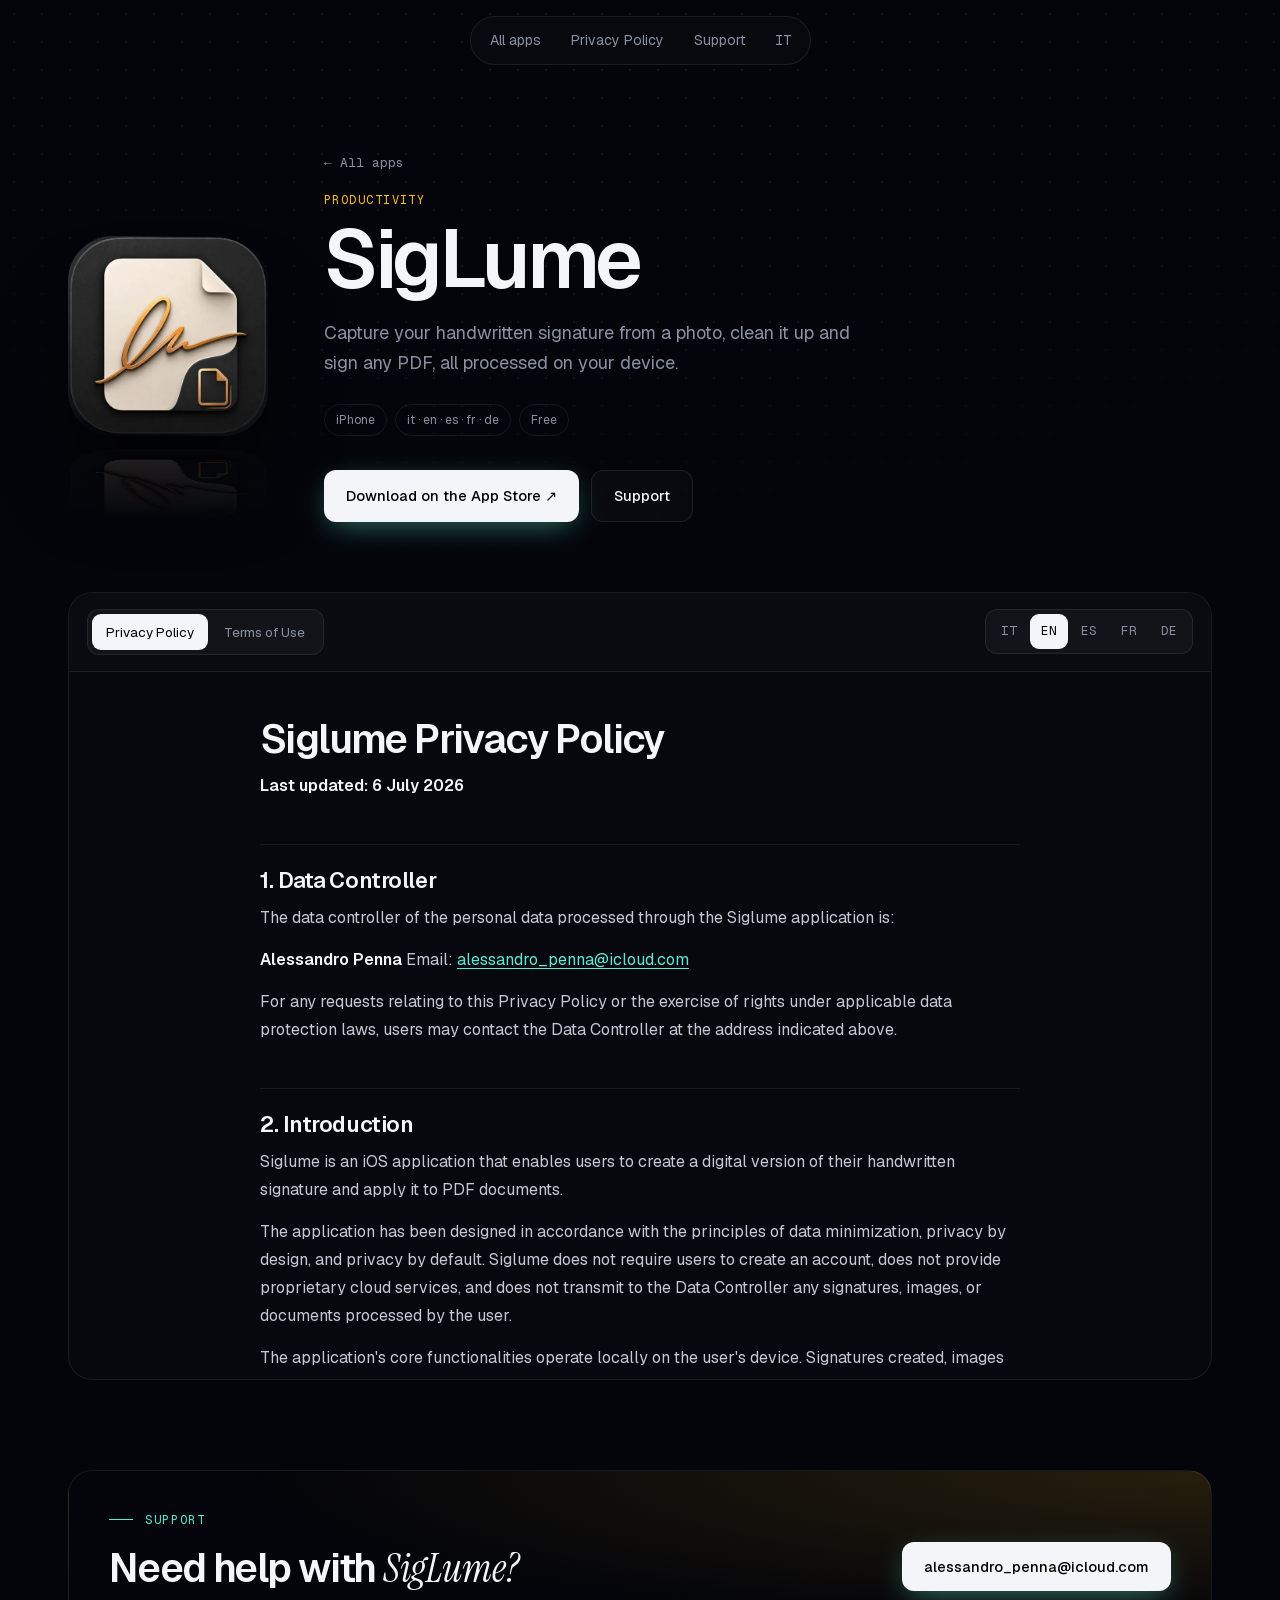
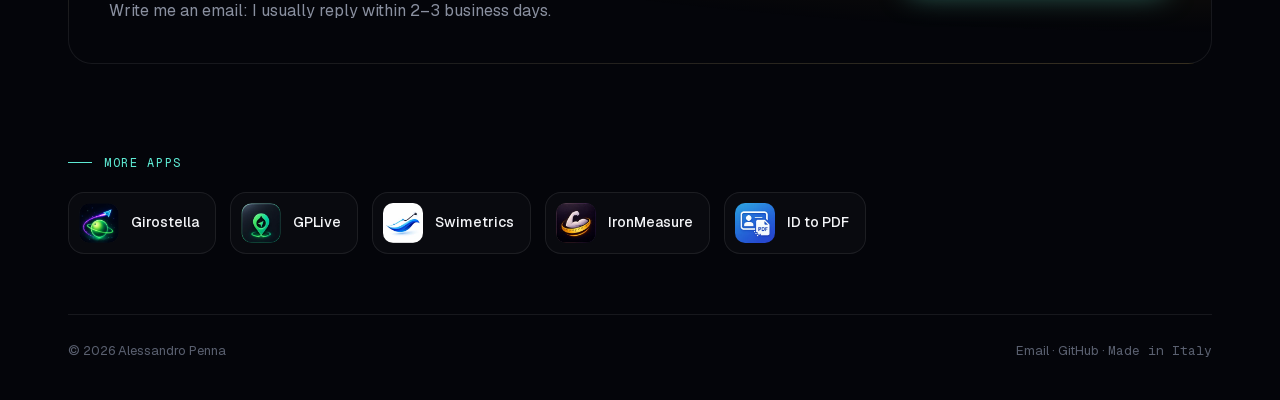
<file: apps/siglume/index.html>
<!doctype html>
<html lang="en" class="no-js">
<head>
<meta charset="utf-8">
<meta http-equiv="Content-Security-Policy" content="default-src 'none'; script-src 'self' 'sha256-dFqnkix/KyuQ/tR3B/FYwRtcbWXrtRW7VdscV/VFsmc='; style-src 'self' 'unsafe-inline'; img-src 'self'; font-src 'self'; manifest-src 'self'; base-uri 'none'; form-action 'none'">
<meta name="referrer" content="strict-origin-when-cross-origin">
<meta name="viewport" content="width=device-width,initial-scale=1,viewport-fit=cover">
<title>SigLume · Privacy Policy &amp; Terms — Alessandro</title>
<meta name="description" content="Capture your handwritten signature from a photo, clean it up and sign any PDF, all processed on your device.">
<meta name="theme-color" content="#04050a">
<link rel="canonical" href="https://a-penna.github.io/apps/siglume/"><link rel="alternate" hreflang="en" href="https://a-penna.github.io/apps/siglume/"><link rel="alternate" hreflang="it" href="https://a-penna.github.io/it/apps/siglume/"><link rel="alternate" hreflang="x-default" href="https://a-penna.github.io/apps/siglume/">
<meta property="og:type" content="website"><meta property="og:title" content="SigLume · Privacy Policy &amp; Terms — Alessandro"><meta property="og:description" content="Capture your handwritten signature from a photo, clean it up and sign any PDF, all processed on your device."><meta property="og:url" content="https://a-penna.github.io/apps/siglume/"><meta property="og:image" content="https://a-penna.github.io/assets/icons/siglume-512.webp">
<link rel="icon" href="/assets/favicon.svg" type="image/svg+xml">
<link rel="preload" href="/assets/fonts/Geist-normal.woff2" as="font" type="font/woff2" crossorigin>
<link rel="stylesheet" href="/assets/site.css?v=b584f94f">
<script>document.documentElement.classList.remove('no-js')</script>
<script src="/assets/site.js?v=3465deec" defer></script>
</head>
<body>
<div class="bg" aria-hidden="true"></div><div class="spot" aria-hidden="true"></div>
<nav aria-label="Main"><div class="links"><a href="/#apps">All apps</a><a href="#privacy">Privacy Policy</a><a href="#support">Support</a><a href="/it/apps/siglume/" class="mono" hreflang="it" lang="it">IT</a></div></nav>
<main style="--c:#fbbf24">
<section class="ahero">
 <div class="aicon in" style="animation-delay:.1s"><div class="tilt"><img src="/assets/icons/siglume-512.webp" width="512" height="512" alt="SigLume" fetchpriority="high"><div class="gloss"></div><div class="refl" aria-hidden="true"><img src="/assets/icons/siglume-512.webp" alt=""></div></div></div>
 <div>
  <a class="crumb mono in" href="/#apps">← All apps</a>
  <div class="cat mono in" style="animation-delay:.05s">Productivity</div>
  <h1 class="in" style="animation-delay:.12s">SigLume</h1>
  <p class="in" style="animation-delay:.2s">Capture your handwritten signature from a photo, clean it up and sign any PDF, all processed on your device.</p>
  <div class="chip in" style="animation-delay:.28s"><span>iPhone</span><span>it · en · es · fr · de</span><span>Free</span></div>
  <div class="cta in" style="animation-delay:.36s"><a class="btn p" href="https://apps.apple.com/app/id6784931753" target="_blank" rel="noopener"> Download on the App Store ↗</a><a class="btn s" href="#support">Support</a></div>
 </div>
</section>

<section class="docs" id="docs" data-type="privacy" data-lang="en">
 <span id="privacy" class="sr"></span><span id="terms" class="sr"></span>
 <div class="dhead">
  <div class="seg" role="tablist" aria-label="Document"><button type="button" data-t="privacy" aria-selected="true">Privacy Policy</button><button type="button" data-t="terms" aria-selected="false">Terms of Use</button></div>
  <div class="seg l" role="tablist" aria-label="Language"><button type="button" data-l="it" aria-selected="false" title="Italiano">it</button><button type="button" data-l="en" aria-selected="true" title="English">en</button><button type="button" data-l="es" aria-selected="false" title="Español">es</button><button type="button" data-l="fr" aria-selected="false" title="Français">fr</button><button type="button" data-l="de" aria-selected="false" title="Deutsch">de</button></div>
 </div>
 <div class="dbody"><article class="doc md" data-doc="privacy-de" lang="de" hidden><h1>Datenschutzerklärung von Siglume</h1>
<p><strong>Letzte Aktualisierung: 6. Juli 2026</strong></p>
<h2>1. Verantwortlicher für die Datenverarbeitung</h2>
<p>Verantwortlicher für die Verarbeitung personenbezogener Daten, die über die Anwendung Siglume verarbeitet werden, ist:</p>
<p><strong>Alessandro Penna</strong>
E-Mail: <a href="mailto:alessandro_penna@icloud.com">alessandro_penna@icloud.com</a></p>
<p>Für sämtliche Anfragen im Zusammenhang mit dieser Datenschutzerklärung oder der Ausübung der nach den anwendbaren Datenschutzvorschriften bestehenden Rechte können sich Nutzer an den Verantwortlichen unter der oben angegebenen E-Mail-Adresse wenden.</p>
<h2>2. Einleitung</h2>
<p>Siglume ist eine Anwendung für iOS-Geräte, die es Nutzern ermöglicht, eine digitalisierte Version ihrer handschriftlichen Unterschrift zu erstellen und diese auf PDF-Dokumente anzuwenden.</p>
<p>Die Anwendung wurde nach den Grundsätzen der Datenminimierung, Privacy by Design und Privacy by Default entwickelt. Siglume erfordert keine Erstellung eines Benutzerkontos, stellt keine eigenen Cloud-Dienste bereit und übermittelt dem Verantwortlichen weder die Unterschriften, Bilder noch die vom Nutzer verarbeiteten Dokumente.</p>
<p>Die wesentlichen Funktionen der Anwendung werden lokal auf dem Gerät des Nutzers ausgeführt. Die erstellten Unterschriften, importierten Bilder und für die Unterzeichnung verwendeten PDF-Dokumente verbleiben unter der Kontrolle des Nutzers und werden nicht auf Server hochgeladen, die vom Verantwortlichen betrieben werden.</p>
<h2>3. Verarbeitete Daten</h2>
<p>Die Nutzung der Anwendung kann die Verarbeitung von Bildern mit Unterschriften, vom Nutzer importierten Fotografien, PDF-Dokumenten sowie von den durch die Anwendung erzeugten Verarbeitungsergebnissen umfassen.</p>
<p>Diese Inhalte werden ausschließlich verwendet, um die vom Nutzer angeforderten Funktionen bereitzustellen, und verbleiben lokal auf dem Gerät gespeichert.</p>
<p>Die mit Siglume erstellten Unterschriften, die zugehörigen Vorschaubilder, die importierten PDF-Dokumente sowie die exportierten PDF-Dokumente werden nicht an den Verantwortlichen übermittelt und nicht auf einer vom Verantwortlichen kontrollierten Infrastruktur gespeichert.</p>
<p>Darüber hinaus kann die Anwendung auf die vom Nutzer erteilten Berechtigungen zum Zugriff auf die Kamera, die Fotomediathek und das Dateiverwaltungssystem des Geräts zugreifen.</p>
<h2>4. Zwecke der Verarbeitung</h2>
<p>Die über die Anwendung verarbeiteten Daten werden ausschließlich verwendet, um dem Nutzer die Erfassung einer Unterschrift, deren Verarbeitung, die Umwandlung in ein Bild mit transparentem Hintergrund, deren Bearbeitung mithilfe der verfügbaren Werkzeuge, die lokale Speicherung, die Anwendung auf PDF-Dokumente sowie die Erstellung neuer Kopien der unterzeichneten Dokumente zu ermöglichen.</p>
<p>Informationen zu Käufen und Abonnements werden ausschließlich verwendet, um die Berechtigung des Nutzers zum Zugriff auf die Premium-Funktionen der Anwendung zu überprüfen.</p>
<p>Der Verantwortliche verwendet weder Unterschriften, Bilder, Dokumente noch Informationen über Abonnements zu Werbezwecken, zur Profilerstellung, zum verhaltensbasierten Marketing oder zum Training von Systemen der künstlichen Intelligenz.</p>
<h2>5. Zahlungsdaten und Abonnements</h2>
<p>Daten im Zusammenhang mit Zahlungen und Abonnements werden ausschließlich von Apple über das In-App-Purchase-System sowie von RevenueCat für die technische Verwaltung der Abonnements verarbeitet.</p>
<p>Apple verarbeitet unmittelbar die Zahlungen, die Rechnungsstellung, Verlängerungen sowie sämtliche mit den Käufen des Nutzers verbundenen Finanzinformationen. Der Verantwortliche erhält oder speichert keine Daten zu Kreditkarten, Bankkonten oder anderen Zahlungsmitteln.</p>
<p>RevenueCat kann begrenzte technische Informationen im Zusammenhang mit Abonnements verarbeiten, wie etwa den Abonnementstatus, Kaufereignisse, Verlängerungen, Ablaufdaten und die entsprechenden Zeitstempel, ausschließlich um die ordnungsgemäße Funktion der Premium-Funktionen der Anwendung zu gewährleisten.</p>
<p>Diese Informationen sind mit pseudonymisierten Identifikatoren verknüpft, die für die technische Verwaltung des Dienstes verwendet werden.</p>
<p>Der Verantwortliche erhebt oder speichert keine Zahlungsdaten.</p>
<h2>6. Rechtsgrundlage der Verarbeitung</h2>
<p>Soweit die Verordnung (EU) 2016/679 („DSGVO“) Anwendung findet, beruht jede Verarbeitung personenbezogener Daten durch den Verantwortlichen oder in dessen Auftrag auf der Erfüllung der vom Nutzer angeforderten Dienstleistungen gemäß Artikel 6 Absatz 1 Buchstabe b DSGVO sowie, soweit erforderlich, auf dem berechtigten Interesse des Verantwortlichen an der Gewährleistung der Sicherheit, Zuverlässigkeit und ordnungsgemäßen Funktionsweise der Anwendung gemäß Artikel 6 Absatz 1 Buchstabe f DSGVO.</p>
<h2>7. Speicherdauer</h2>
<p>Siglume wurde so konzipiert, dass Unterschriften und Dokumente ausschließlich auf dem Gerät des Nutzers gespeichert werden.</p>
<p>Der Verantwortliche verfügt über keine Kopien der über die Anwendung verarbeiteten Unterschriften, Bilder oder Dokumente und ist technisch nicht in der Lage, diese wiederherzustellen, falls sie vom Nutzer gelöscht werden.</p>
<p>Gespeicherte Unterschriften verbleiben lokal auf dem Gerät, bis sie vom Nutzer gelöscht oder die Anwendung vom Gerät entfernt wird.</p>
<h2>8. Weitergabe von Daten an Dritte</h2>
<p>Der Verantwortliche verkauft, lizenziert, vermietet oder vermarktet keine personenbezogenen Daten der Nutzer.</p>
<p>Da Unterschriften, Bilder und Dokumente lokal auf dem Gerät verarbeitet werden, werden diese Inhalte weder an den Verantwortlichen übermittelt noch mit Dritten geteilt.</p>
<p>Die für die Verwaltung von Käufen und Abonnements erforderlichen technischen Informationen können von Apple und RevenueCat verarbeitet werden, soweit dies für die Erbringung des Dienstes unbedingt erforderlich ist.</p>
<h2>9. Internationale Datenübermittlungen</h2>
<p>Siglume übermittelt keine Unterschriften, Bilder, Dokumente oder sonstigen vom Nutzer erstellten Inhalte an externe Server.</p>
<h2>10. Von der Anwendung angeforderte Berechtigungen</h2>
<p>Zur Bereitstellung ihrer Funktionen kann Siglume Zugriff auf die Kamera des Geräts anfordern, um Bilder von Unterschriften aufzunehmen oder Dokumente zu digitalisieren, auf die Fotomediathek, um vorhandene Bilder zu importieren, sowie auf die Dateien des Geräts, um PDF-Dokumente zu importieren und zu exportieren.</p>
<p>Diese Berechtigungen werden ausschließlich dann angefordert, wenn sie für die Ausführung der vom Nutzer ausgewählten Funktion erforderlich sind, und können jederzeit über die Einstellungen des Geräts widerrufen werden.</p>
<h2>11. Sicherheit</h2>
<p>Der Verantwortliche trifft angemessene technische und organisatorische Maßnahmen, um die Sicherheit der Anwendung zu gewährleisten und das Risiko unbefugter Zugriffe, des Verlusts, der Veränderung oder der unrechtmäßigen Offenlegung von Daten zu reduzieren.</p>
<p>Da Dokumente und Unterschriften lokal auf dem Gerät des Nutzers gespeichert werden, liegt die Verantwortung für den physischen und logischen Schutz des Geräts, einschließlich Passwörtern, Zugangscodes, biometrischer Authentifizierung und Backup-Verfahren, beim Nutzer.</p>
<h2>12. Rechte der betroffenen Person</h2>
<p>Soweit die DSGVO oder andere vergleichbare Datenschutzvorschriften Anwendung finden, kann der Nutzer die gesetzlich vorgesehenen Rechte ausüben, einschließlich des Rechts auf Auskunft, Berichtigung, Löschung, Einschränkung der Verarbeitung, Widerspruch gegen die Verarbeitung sowie Datenübertragbarkeit, jeweils im Rahmen der geltenden gesetzlichen Bestimmungen.</p>
<p>Da der Verantwortliche keine über die Anwendung erstellten Unterschriften, Bilder oder Dokumente auf seinen Systemen erhebt oder speichert, können bestimmte Rechte gegenüber dem Verantwortlichen tatsächlich nicht ausgeübt werden, soweit sie Daten betreffen, die ausschließlich auf dem Gerät des Nutzers verbleiben und nur diesem zugänglich sind.</p>
<p>Der Nutzer hat außerdem das Recht, bei der zuständigen Datenschutzaufsichtsbehörde Beschwerde einzulegen.</p>
<h2>13. Änderungen dieser Datenschutzerklärung</h2>
<p>Der Verantwortliche behält sich das Recht vor, diese Datenschutzerklärung jederzeit zu aktualisieren oder zu ändern, um sie an rechtliche, technische oder funktionale Entwicklungen der Anwendung anzupassen.</p>
<p>Die aktualisierte Fassung wird innerhalb der Anwendung zur Verfügung gestellt und ersetzt ab dem Zeitpunkt ihrer Veröffentlichung sämtliche vorherigen Versionen vollständig.</p>
<h2>14. Kontakt</h2>
<p>Bei Fragen zu dieser Datenschutzerklärung oder zur Verarbeitung personenbezogener Daten im Zusammenhang mit der Nutzung von Siglume können Sie sich wenden an:</p>
<p><strong>Alessandro Penna</strong>
E-Mail: <a href="mailto:alessandro_penna@icloud.com">alessandro_penna@icloud.com</a></p></article><article class="doc md" data-doc="privacy-en" lang="en"><h1>Siglume Privacy Policy</h1>
<p><strong>Last updated: 6 July 2026</strong></p>
<h2>1. Data Controller</h2>
<p>The data controller of the personal data processed through the Siglume application is:</p>
<p><strong>Alessandro Penna</strong>
Email: <a href="mailto:alessandro_penna@icloud.com">alessandro_penna@icloud.com</a></p>
<p>For any requests relating to this Privacy Policy or the exercise of rights under applicable data protection laws, users may contact the Data Controller at the address indicated above.</p>
<h2>2. Introduction</h2>
<p>Siglume is an iOS application that enables users to create a digital version of their handwritten signature and apply it to PDF documents.</p>
<p>The application has been designed in accordance with the principles of data minimization, privacy by design, and privacy by default. Siglume does not require users to create an account, does not provide proprietary cloud services, and does not transmit to the Data Controller any signatures, images, or documents processed by the user.</p>
<p>The application's core functionalities operate locally on the user's device. Signatures created, images imported, and PDF documents used for signing remain under the user's control and are not uploaded to servers managed by the Data Controller.</p>
<h2>3. Data Processed</h2>
<p>Use of the application may involve the processing of images containing signatures, photographs imported by the user, PDF documents, and related outputs generated by the application.</p>
<p>Such content is used solely to enable the operation of the functionalities requested by the user and remains stored locally on the user's device.</p>
<p>Signatures created through Siglume, related thumbnails, imported PDF documents, and exported PDF documents are not transmitted to the Data Controller and are not uploaded to infrastructure controlled by the Data Controller.</p>
<p>The application may also access permissions granted by the user to use the device's camera, photo library, and file management system.</p>
<h2>4. Purposes of Processing</h2>
<p>The data processed through the application is used exclusively to enable the user to capture a signature, process it, convert it into an image with a transparent background, edit it using the available tools, store it locally, apply it to PDF documents, and generate new copies of signed documents.</p>
<p>Information relating to purchases and subscriptions is used solely to verify the user's entitlement to access the application's premium features.</p>
<p>The Data Controller does not use signatures, images, documents, or subscription-related information for advertising, profiling, behavioural marketing, or artificial intelligence training purposes.</p>
<h2>5. Payment Data and Subscriptions</h2>
<p>Payment and subscription-related data is handled exclusively by Apple through its In-App Purchase system and by RevenueCat for the technical management of subscriptions.</p>
<p>Apple directly manages payments, billing, renewals, and all financial information associated with purchases made by the user. The Data Controller does not receive or store any credit card details, bank account information, or other payment instrument data.</p>
<p>RevenueCat may process limited technical information relating to subscriptions, such as subscription status, purchase events, renewals, expirations, and related timestamps, solely for the purpose of enabling the proper functioning of the application's premium features.</p>
<p>Such information is associated with pseudonymized identifiers used for the technical management of the service.</p>
<p>The Data Controller does not collect or retain any payment data.</p>
<h2>6. Legal Basis for Processing</h2>
<p>Where applicable under Regulation (EU) 2016/679 ("GDPR"), any processing of personal data carried out by or on behalf of the Data Controller is based on the performance of the services requested by the user pursuant to Article 6(1)(b) GDPR and, where necessary, on the Data Controller's legitimate interest in ensuring the security, reliability, and proper functioning of the application pursuant to Article 6(1)(f) GDPR.</p>
<h2>7. Data Retention</h2>
<p>Siglume is designed to store signatures and documents exclusively on the user's device.</p>
<p>The Data Controller does not possess copies of signatures, images, or documents processed through the application and is not technically able to recover them if they are deleted by the user.</p>
<p>Saved signatures remain stored locally until they are deleted by the user or until the application is removed from the device.</p>
<h2>8. Disclosure of Data to Third Parties</h2>
<p>The Data Controller does not sell, license, lease, or otherwise commercially exploit users' personal data.</p>
<p>As signatures, images, and documents are processed locally on the user's device, such content is neither disclosed to the Data Controller nor shared with third parties.</p>
<p>Technical information necessary for the management of purchases and subscriptions may be processed by Apple and RevenueCat strictly to the extent necessary for the provision of the service.</p>
<h2>9. International Transfers</h2>
<p>Siglume does not transfer signatures, images, documents, or any other content created by the user to external servers.</p>
<h2>10. Permissions Requested by the Application</h2>
<p>To enable its functionalities, Siglume may request access to the device's camera to capture signature images or digitize documents, to the photo library to import existing images, and to the device's files to import and export PDF documents.</p>
<p>Such permissions are requested only when necessary for the execution of the functionality selected by the user and may be revoked at any time through the device settings.</p>
<h2>11. Security</h2>
<p>The Data Controller implements reasonable technical and organizational measures designed to ensure the security of the application and reduce the risk of unauthorized access, loss, alteration, or improper disclosure of data.</p>
<p>As documents and signatures are stored locally on the user's device, the physical and logical security of the device, including passwords, passcodes, biometric authentication, and backup procedures, remains the responsibility of the user.</p>
<h2>12. Data Subject Rights</h2>
<p>Where the GDPR or other equivalent data protection legislation applies, users may exercise the rights granted by law, including the rights of access, rectification, erasure, restriction of processing, objection to processing, and data portability, subject to the limitations provided by applicable law.</p>
<p>As the Data Controller does not collect or store on its own systems any signatures, images, or documents created through the application, certain rights may, in practice, be incapable of being exercised against the Data Controller with respect to data that remains exclusively under the user's control on their device.</p>
<p>Users also have the right to lodge a complaint with the competent data protection supervisory authority.</p>
<h2>13. Changes to this Privacy Policy</h2>
<p>The Data Controller reserves the right to update or amend this Privacy Policy at any time in order to reflect legal, technical, or functional developments affecting the application.</p>
<p>The updated version will be made available within the application and shall fully replace all previous versions as of the date of its publication.</p>
<h2>14. Contact Information</h2>
<p>For any questions concerning this Privacy Policy or the processing of personal data in connection with the use of Siglume, please contact:</p>
<p><strong>Alessandro Penna</strong>
Email: <a href="mailto:alessandro_penna@icloud.com">alessandro_penna@icloud.com</a></p></article><article class="doc md" data-doc="privacy-es" lang="es" hidden><h1>Política de Privacidad de Siglume</h1>
<p><strong>Última actualización: 6 de julio de 2026</strong></p>
<h2>1. Responsable del tratamiento</h2>
<p>El responsable del tratamiento de los datos personales tratados a través de la aplicación Siglume es:</p>
<p><strong>Alessandro Penna</strong>
Correo electrónico: <a href="mailto:alessandro_penna@icloud.com">alessandro_penna@icloud.com</a></p>
<p>Para cualquier consulta relacionada con la presente Política de Privacidad o con el ejercicio de los derechos previstos por la normativa aplicable en materia de protección de datos personales, los usuarios pueden ponerse en contacto con el Responsable a través de la dirección indicada anteriormente.</p>
<h2>2. Introducción</h2>
<p>Siglume es una aplicación para dispositivos iOS que permite a los usuarios crear una versión digitalizada de su firma manuscrita y aplicarla a documentos PDF.</p>
<p>La aplicación ha sido diseñada de conformidad con los principios de minimización de datos, privacidad desde el diseño (privacy by design) y privacidad por defecto (privacy by default). Siglume no requiere la creación de una cuenta, no ofrece servicios propios de almacenamiento en la nube y no transmite al Responsable las firmas, imágenes o documentos procesados por el usuario.</p>
<p>Las principales funcionalidades de la aplicación operan localmente en el dispositivo del usuario. Las firmas creadas, las imágenes importadas y los documentos PDF utilizados para la firma permanecen bajo el control del usuario y no se cargan en servidores gestionados por el Responsable.</p>
<h2>3. Datos tratados</h2>
<p>El uso de la aplicación puede implicar el tratamiento de imágenes que contengan firmas, fotografías importadas por el usuario, documentos PDF y los correspondientes resultados generados por la aplicación.</p>
<p>Dichos contenidos se utilizan exclusivamente para permitir el funcionamiento de las funcionalidades solicitadas por el usuario y permanecen almacenados localmente en el dispositivo.</p>
<p>Las firmas creadas mediante Siglume, sus correspondientes miniaturas, los documentos PDF importados y los documentos PDF exportados no se transmiten al Responsable ni se cargan en infraestructuras controladas por este.</p>
<p>Asimismo, la aplicación puede acceder a los permisos concedidos por el usuario para utilizar la cámara, la biblioteca de fotografías y el sistema de gestión de archivos del dispositivo.</p>
<h2>4. Finalidad del tratamiento</h2>
<p>Los datos tratados a través de la aplicación se utilizan exclusivamente para permitir al usuario capturar una firma, procesarla, convertirla en una imagen con fondo transparente, modificarla mediante las herramientas disponibles, almacenarla localmente, aplicarla a documentos PDF y generar nuevas copias de los documentos firmados.</p>
<p>La información relativa a compras y suscripciones se utiliza exclusivamente para verificar el derecho del usuario a acceder a las funcionalidades premium de la aplicación.</p>
<p>El Responsable no utiliza firmas, imágenes, documentos ni información relativa a las suscripciones con fines publicitarios, de elaboración de perfiles, marketing comportamental o entrenamiento de sistemas de inteligencia artificial.</p>
<h2>5. Datos de pago y suscripciones</h2>
<p>Los datos relativos a pagos y suscripciones son gestionados exclusivamente por Apple mediante el sistema In-App Purchase y por RevenueCat para la gestión técnica de las suscripciones.</p>
<p>Apple gestiona directamente los pagos, la facturación, las renovaciones y toda la información financiera asociada a las compras realizadas por el usuario. El Responsable no recibe ni conserva datos relativos a tarjetas de crédito, cuentas bancarias u otros instrumentos de pago.</p>
<p>RevenueCat puede tratar información técnica limitada relativa a las suscripciones, como el estado de la suscripción, los eventos de compra, las renovaciones, los vencimientos y sus correspondientes marcas temporales (timestamps), exclusivamente para permitir el correcto funcionamiento de las funcionalidades premium de la aplicación.</p>
<p>Dicha información se asocia a identificadores seudonimizados utilizados para la gestión técnica del servicio.</p>
<p>El Responsable no recopila ni conserva datos de pago.</p>
<h2>6. Base jurídica del tratamiento</h2>
<p>Cuando resulte aplicable de conformidad con el Reglamento (UE) 2016/679 (“RGPD”), cualquier tratamiento de datos personales realizado por el Responsable o por cuenta de este se basa en la ejecución de los servicios solicitados por el usuario, de conformidad con el artículo 6, apartado 1, letra b), del RGPD y, cuando sea necesario, en el interés legítimo del Responsable de garantizar la seguridad, la fiabilidad y el correcto funcionamiento de la aplicación, de conformidad con el artículo 6, apartado 1, letra f), del RGPD.</p>
<h2>7. Conservación de los datos</h2>
<p>Siglume está diseñada para conservar firmas y documentos exclusivamente en el dispositivo del usuario.</p>
<p>El Responsable no dispone de copias de las firmas, imágenes o documentos procesados mediante la aplicación y no está técnicamente en condiciones de recuperarlos en caso de eliminación por parte del usuario.</p>
<p>Las firmas guardadas permanecen almacenadas localmente hasta que sean eliminadas por el usuario o hasta que la aplicación sea desinstalada del dispositivo.</p>
<h2>8. Comunicación de datos a terceros</h2>
<p>El Responsable no vende, licencia, alquila ni comercializa datos personales de los usuarios.</p>
<p>Dado que las firmas, imágenes y documentos se procesan localmente en el dispositivo, dichos contenidos no se comunican al Responsable ni se comparten con terceros.</p>
<p>La información técnica necesaria para la gestión de compras y suscripciones puede ser tratada por Apple y RevenueCat en la medida estrictamente necesaria para la prestación del servicio.</p>
<h2>9. Transferencias internacionales</h2>
<p>Siglume no transfiere firmas, imágenes, documentos ni otros contenidos creados por el usuario a servidores externos.</p>
<h2>10. Permisos solicitados por la aplicación</h2>
<p>Para permitir el funcionamiento de sus funcionalidades, Siglume puede solicitar acceso a la cámara del dispositivo para capturar imágenes de la firma o digitalizar documentos, a la biblioteca de fotografías para importar imágenes existentes y a los archivos del dispositivo para importar y exportar documentos PDF.</p>
<p>Dichos permisos se solicitan exclusivamente cuando son necesarios para ejecutar la funcionalidad seleccionada por el usuario y pueden revocarse en cualquier momento a través de la configuración del dispositivo.</p>
<h2>11. Seguridad</h2>
<p>El Responsable adopta medidas técnicas y organizativas razonables destinadas a garantizar la seguridad de la aplicación y a reducir el riesgo de accesos no autorizados, pérdida, alteración o divulgación indebida de los datos.</p>
<p>Dado que los documentos y las firmas se conservan localmente en el dispositivo del usuario, la protección física y lógica del dispositivo, incluidas contraseñas, códigos de acceso, autenticación biométrica y procedimientos de copia de seguridad, sigue siendo responsabilidad del usuario.</p>
<h2>12. Derechos del interesado</h2>
<p>Cuando resulte aplicable el RGPD u otra normativa equivalente en materia de protección de datos personales, el usuario podrá ejercer los derechos reconocidos por la ley, incluidos los derechos de acceso, rectificación, supresión, limitación del tratamiento, oposición al tratamiento y portabilidad de los datos, dentro de los límites establecidos por la normativa aplicable.</p>
<p>Dado que el Responsable no recopila ni conserva en sus sistemas las firmas, imágenes o documentos creados a través de la aplicación, algunos derechos podrían resultar materialmente imposibles de ejercer frente al Responsable en relación con datos que permanecen exclusivamente bajo la disponibilidad del usuario en su propio dispositivo.</p>
<p>Asimismo, el usuario tiene derecho a presentar una reclamación ante la autoridad de control competente en materia de protección de datos personales.</p>
<h2>13. Modificaciones de la presente Política de Privacidad</h2>
<p>El Responsable se reserva el derecho de actualizar o modificar la presente Política de Privacidad en cualquier momento para adaptarla a cambios normativos, técnicos o funcionales de la aplicación.</p>
<p>La versión actualizada estará disponible dentro de la aplicación y sustituirá íntegramente a las versiones anteriores desde la fecha de su publicación.</p>
<h2>14. Contacto</h2>
<p>Para cualquier consulta relacionada con la presente Política de Privacidad o con el tratamiento de datos personales asociado al uso de Siglume, puede ponerse en contacto con:</p>
<p><strong>Alessandro Penna</strong>
Correo electrónico: <a href="mailto:alessandro_penna@icloud.com">alessandro_penna@icloud.com</a></p></article><article class="doc md" data-doc="privacy-fr" lang="fr" hidden><h1>Politique de confidentialité de Siglume</h1>
<p><strong>Dernière mise à jour : 6 juillet 2026</strong></p>
<h2>1. Responsable du traitement</h2>
<p>Le responsable du traitement des données à caractère personnel traitées par l'intermédiaire de l'application Siglume est :</p>
<p><strong>Alessandro Penna</strong>
E-mail : <a href="mailto:alessandro_penna@icloud.com">alessandro_penna@icloud.com</a></p>
<p>Pour toute demande relative à la présente Politique de confidentialité ou à l'exercice des droits prévus par la réglementation applicable en matière de protection des données à caractère personnel, les utilisateurs peuvent contacter le Responsable du traitement à l'adresse indiquée ci-dessus.</p>
<h2>2. Introduction</h2>
<p>Siglume est une application pour appareils iOS permettant aux utilisateurs de créer une version numérisée de leur signature manuscrite et de l'apposer sur des documents PDF.</p>
<p>L'application a été conçue conformément aux principes de minimisation des données, de « privacy by design » et de « privacy by default ». Siglume n'exige pas la création d'un compte, ne fournit aucun service cloud propriétaire et ne transmet au Responsable du traitement ni les signatures, ni les images, ni les documents traités par l'utilisateur.</p>
<p>Les principales fonctionnalités de l'application fonctionnent localement sur l'appareil de l'utilisateur. Les signatures créées, les images importées ainsi que les documents PDF utilisés pour la signature demeurent sous le contrôle de l'utilisateur et ne sont pas téléchargés sur des serveurs gérés par le Responsable du traitement.</p>
<h2>3. Données traitées</h2>
<p>L'utilisation de l'application peut impliquer le traitement d'images contenant des signatures, de photographies importées par l'utilisateur, de documents PDF ainsi que des traitements correspondants générés par l'application.</p>
<p>Ces contenus sont utilisés exclusivement afin de permettre le fonctionnement des fonctionnalités demandées par l'utilisateur et demeurent stockés localement sur son appareil.</p>
<p>Les signatures créées au moyen de Siglume, les miniatures correspondantes, les documents PDF importés ainsi que les documents PDF exportés ne sont pas transmis au Responsable du traitement et ne sont pas téléchargés sur des infrastructures contrôlées par celui-ci.</p>
<p>L'application peut également accéder aux autorisations accordées par l'utilisateur pour utiliser l'appareil photo, la photothèque et le système de gestion des fichiers de l'appareil.</p>
<h2>4. Finalités du traitement</h2>
<p>Les données traitées au moyen de l'application sont utilisées exclusivement afin de permettre à l'utilisateur de capturer une signature, de la traiter, de la convertir en une image à fond transparent, de la modifier à l'aide des outils disponibles, de l'archiver localement, de l'apposer sur des documents PDF et de générer de nouvelles copies des documents signés.</p>
<p>Les informations relatives aux achats et aux abonnements sont utilisées exclusivement pour vérifier le droit de l'utilisateur à accéder aux fonctionnalités premium de l'application.</p>
<p>Le Responsable du traitement n'utilise ni les signatures, ni les images, ni les documents, ni les informations relatives aux abonnements à des fins publicitaires, de profilage, de marketing comportemental ou d'entraînement de systèmes d'intelligence artificielle.</p>
<h2>5. Données de paiement et abonnements</h2>
<p>Les données relatives aux paiements et aux abonnements sont gérées exclusivement par Apple au moyen du système In-App Purchase ainsi que par RevenueCat pour la gestion technique des abonnements.</p>
<p>Apple gère directement les paiements, la facturation, les renouvellements et l'ensemble des informations financières associées aux achats effectués par l'utilisateur. Le Responsable du traitement ne reçoit ni ne conserve aucune donnée relative aux cartes de crédit, aux comptes bancaires ou à d'autres moyens de paiement.</p>
<p>RevenueCat peut traiter des informations techniques limitées relatives aux abonnements, telles que le statut de l'abonnement, les événements d'achat, les renouvellements, les expirations ainsi que les horodatages correspondants, exclusivement afin de permettre le bon fonctionnement des fonctionnalités premium de l'application.</p>
<p>Ces informations sont associées à des identifiants pseudonymisés utilisés pour la gestion technique du service.</p>
<p>Le Responsable du traitement ne collecte ni ne conserve aucune donnée de paiement.</p>
<h2>6. Base juridique du traitement</h2>
<p>Lorsque le Règlement (UE) 2016/679 (« RGPD ») est applicable, tout traitement de données à caractère personnel effectué par le Responsable du traitement ou pour son compte repose sur l'exécution des services demandés par l'utilisateur conformément à l'article 6, paragraphe 1, point b), du RGPD et, lorsque cela est nécessaire, sur l'intérêt légitime du Responsable du traitement à garantir la sécurité, la fiabilité et le bon fonctionnement de l'application conformément à l'article 6, paragraphe 1, point f), du RGPD.</p>
<h2>7. Conservation des données</h2>
<p>Siglume est conçue pour conserver les signatures et les documents exclusivement sur l'appareil de l'utilisateur.</p>
<p>Le Responsable du traitement ne dispose d'aucune copie des signatures, images ou documents traités au moyen de l'application et n'est techniquement pas en mesure de les récupérer en cas de suppression par l'utilisateur.</p>
<p>Les signatures enregistrées demeurent stockées localement jusqu'à leur suppression par l'utilisateur ou jusqu'à la désinstallation de l'application de l'appareil.</p>
<h2>8. Communication des données à des tiers</h2>
<p>Le Responsable du traitement ne vend, ne concède sous licence, ne loue ni ne commercialise les données à caractère personnel des utilisateurs.</p>
<p>Étant donné que les signatures, les images et les documents sont traités localement sur l'appareil, ces contenus ne sont ni communiqués au Responsable du traitement ni partagés avec des tiers.</p>
<p>Les informations techniques nécessaires à la gestion des achats et des abonnements peuvent être traitées par Apple et RevenueCat dans la stricte mesure nécessaire à la fourniture du service.</p>
<h2>9. Transferts internationaux</h2>
<p>Siglume ne transfère aucune signature, image, document ou autre contenu créé par l'utilisateur vers des serveurs externes.</p>
<h2>10. Autorisations requises par l'application</h2>
<p>Afin de permettre le fonctionnement de ses fonctionnalités, Siglume peut demander l'accès à l'appareil photo de l'appareil pour capturer des images de signature ou numériser des documents, à la photothèque pour importer des images existantes et aux fichiers de l'appareil pour importer et exporter des documents PDF.</p>
<p>Ces autorisations sont demandées exclusivement lorsqu'elles sont nécessaires à l'exécution de la fonctionnalité sélectionnée par l'utilisateur et peuvent être révoquées à tout moment via les paramètres de l'appareil.</p>
<h2>11. Sécurité</h2>
<p>Le Responsable du traitement met en œuvre des mesures techniques et organisationnelles raisonnables visant à garantir la sécurité de l'application et à réduire le risque d'accès non autorisé, de perte, d'altération ou de divulgation illicite des données.</p>
<p>Étant donné que les documents et les signatures sont conservés localement sur l'appareil de l'utilisateur, la protection physique et logique de celui-ci, y compris les mots de passe, codes d'accès, mécanismes d'authentification biométrique et procédures de sauvegarde, demeure sous la responsabilité de l'utilisateur.</p>
<h2>12. Droits de la personne concernée</h2>
<p>Lorsque le RGPD ou toute autre réglementation équivalente en matière de protection des données à caractère personnel est applicable, l'utilisateur peut exercer les droits prévus par la loi, notamment le droit d'accès, de rectification, d'effacement, de limitation du traitement, d'opposition au traitement et de portabilité des données, dans les limites prévues par la réglementation applicable.</p>
<p>Étant donné que le Responsable du traitement ne collecte ni ne conserve sur ses propres systèmes les signatures, images ou documents créés au moyen de l'application, certains droits pourraient ne pas être matériellement exerçables à son égard concernant des données demeurant exclusivement à la disposition de l'utilisateur sur son propre appareil.</p>
<p>L'utilisateur dispose également du droit d'introduire une réclamation auprès de l'autorité de contrôle compétente en matière de protection des données à caractère personnel.</p>
<h2>13. Modifications de la présente Politique de confidentialité</h2>
<p>Le Responsable du traitement se réserve le droit de mettre à jour ou de modifier la présente Politique de confidentialité à tout moment afin de l'adapter aux évolutions réglementaires, techniques ou fonctionnelles de l'application.</p>
<p>La version mise à jour sera mise à disposition au sein de l'application et remplacera intégralement les versions précédentes à compter de sa date de publication.</p>
<h2>14. Contact</h2>
<p>Pour toute question relative à la présente Politique de confidentialité ou au traitement des données à caractère personnel lié à l'utilisation de Siglume, vous pouvez contacter :</p>
<p><strong>Alessandro Penna</strong>
E-mail : <a href="mailto:alessandro_penna@icloud.com">alessandro_penna@icloud.com</a></p></article><article class="doc md" data-doc="privacy-it" lang="it" hidden><h1>Privacy Policy di Siglume</h1>
<p><strong>Ultimo aggiornamento: 6 luglio 2026</strong></p>
<h2>1. Titolare del trattamento</h2>
<p>Il titolare del trattamento dei dati personali trattati attraverso l'applicazione Siglume è:</p>
<p><strong>Alessandro Penna</strong>
E-mail: <a href="mailto:alessandro_penna@icloud.com">alessandro_penna@icloud.com</a></p>
<p>Per qualsiasi richiesta relativa alla presente Privacy Policy o all'esercizio dei diritti previsti dalla normativa applicabile in materia di protezione dei dati personali, gli utenti possono contattare il Titolare all'indirizzo sopra indicato.</p>
<h2>2. Premessa</h2>
<p>Siglume è un'applicazione per dispositivi iOS che consente agli utenti di creare una versione digitalizzata della propria firma autografa e applicarla a documenti PDF.</p>
<p>L'applicazione è stata progettata secondo i principi di minimizzazione dei dati, privacy-by-design e privacy-by-default. Siglume non richiede la creazione di un account, non mette a disposizione servizi cloud proprietari e non trasmette al Titolare le firme, le immagini o i documenti elaborati dall'utente.</p>
<p>Le principali funzionalità dell'applicazione operano localmente sul dispositivo dell'utente. Le firme create, le immagini importate e i documenti PDF utilizzati per la firma rimangono sotto il controllo dell'utente e non vengono caricati su server gestiti dal Titolare.</p>
<h2>3. Dati trattati</h2>
<p>L'utilizzo dell'applicazione può comportare il trattamento di immagini contenenti firme, fotografie importate dall'utente, documenti PDF e relative elaborazioni generate dall'applicazione.</p>
<p>Tali contenuti vengono utilizzati esclusivamente per consentire il funzionamento delle funzionalità richieste dall'utente e rimangono memorizzati localmente sul dispositivo.</p>
<p>Le firme create tramite Siglume, le relative miniature, i documenti PDF importati e i documenti PDF esportati non vengono trasmessi al Titolare e non vengono caricati su infrastrutture controllate dal Titolare.</p>
<p>L'applicazione può inoltre accedere alle autorizzazioni concesse dall'utente per utilizzare la fotocamera, la libreria fotografica e il sistema di gestione dei file del dispositivo.</p>
<h2>4. Finalità del trattamento</h2>
<p>I dati trattati attraverso l'applicazione sono utilizzati esclusivamente per consentire all'utente di acquisire una firma, elaborarla, convertirla in un'immagine con sfondo trasparente, modificarla mediante gli strumenti disponibili, archiviarla localmente, applicarla a documenti PDF e generare nuove copie dei documenti firmati.</p>
<p>Le informazioni relative agli acquisti e agli abbonamenti sono utilizzate esclusivamente per verificare il diritto dell'utente ad accedere alle funzionalità premium dell'applicazione.</p>
<p>Il Titolare non utilizza firme, immagini, documenti o informazioni relative agli abbonamenti per finalità pubblicitarie, di profilazione, marketing comportamentale o addestramento di sistemi di intelligenza artificiale.</p>
<h2>5. Dati di pagamento e abbonamenti</h2>
<p>I dati relativi ai pagamenti e agli abbonamenti sono gestiti esclusivamente da Apple tramite il sistema In-App Purchase e da RevenueCat per la gestione tecnica delle sottoscrizioni.</p>
<p>Apple gestisce direttamente i pagamenti, la fatturazione, i rinnovi e tutte le informazioni finanziarie associate agli acquisti effettuati dall'utente. Il Titolare non riceve né conserva dati relativi a carte di credito, conti bancari o altri strumenti di pagamento.</p>
<p>RevenueCat può trattare informazioni tecniche limitate relative alle sottoscrizioni, quali lo stato dell'abbonamento, gli eventi di acquisto, i rinnovi, le scadenze e i relativi timestamp, esclusivamente per consentire il corretto funzionamento delle funzionalità premium dell'applicazione.</p>
<p>Tali informazioni sono associate a identificatori pseudonimizzati utilizzati per la gestione tecnica del servizio.</p>
<p>Il Titolare non raccoglie né conserva dati di pagamento.</p>
<h2>6. Base giuridica del trattamento</h2>
<p>Ove applicabile ai sensi del Regolamento (UE) 2016/679 ("GDPR"), qualsiasi trattamento di dati personali effettuato dal Titolare o per conto del Titolare si fonda sull'esecuzione dei servizi richiesti dall'utente ai sensi dell'articolo 6, paragrafo 1, lettera b), del GDPR e, ove necessario, sul legittimo interesse del Titolare a garantire la sicurezza, l'affidabilità e il corretto funzionamento dell'applicazione ai sensi dell'articolo 6, paragrafo 1, lettera f), del GDPR.</p>
<h2>7. Conservazione dei dati</h2>
<p>Siglume è progettata per conservare firme e documenti esclusivamente sul dispositivo dell'utente.</p>
<p>Il Titolare non dispone di copie delle firme, delle immagini o dei documenti elaborati tramite l'applicazione e non è tecnicamente in grado di recuperarli in caso di eliminazione da parte dell'utente.</p>
<p>Le firme salvate rimangono memorizzate localmente fino alla loro eliminazione da parte dell'utente o fino alla rimozione dell'applicazione dal dispositivo.</p>
<h2>8. Comunicazione dei dati a terzi</h2>
<p>Il Titolare non vende, concede in licenza, affitta o commercializza dati personali degli utenti.</p>
<p>Poiché firme, immagini e documenti vengono elaborati localmente sul dispositivo, tali contenuti non vengono comunicati al Titolare né condivisi con terzi.</p>
<p>Le informazioni tecniche necessarie alla gestione degli acquisti e degli abbonamenti possono essere trattate da Apple e RevenueCat nei limiti strettamente necessari all'erogazione del servizio.</p>
<h2>9. Trasferimenti internazionali</h2>
<p>Siglume non trasferisce firme, immagini, documenti o altri contenuti creati dall'utente verso server esterni.</p>
<h2>10. Autorizzazioni richieste dall'applicazione</h2>
<p>Per consentire il funzionamento delle proprie funzionalità, Siglume può richiedere l'accesso alla fotocamera del dispositivo per acquisire immagini della firma o digitalizzare documenti, alla libreria fotografica per importare immagini esistenti e ai file del dispositivo per importare ed esportare documenti PDF.</p>
<p>Tali autorizzazioni vengono richieste esclusivamente quando necessarie all'esecuzione della funzionalità selezionata dall'utente e possono essere revocate in qualsiasi momento tramite le impostazioni del dispositivo.</p>
<h2>11. Sicurezza</h2>
<p>Il Titolare adotta misure tecniche e organizzative ragionevoli volte a garantire la sicurezza dell'applicazione e a ridurre il rischio di accessi non autorizzati, perdita, alterazione o divulgazione indebita dei dati.</p>
<p>Poiché i documenti e le firme vengono conservati localmente sul dispositivo dell'utente, la protezione fisica e logica del dispositivo, comprese password, codici di accesso, autenticazione biometrica e procedure di backup, rimane sotto la responsabilità dell'utente.</p>
<h2>12. Diritti dell'interessato</h2>
<p>Qualora trovi applicazione il GDPR o altra normativa equivalente in materia di protezione dei dati personali, l'utente può esercitare i diritti previsti dalla legge, inclusi il diritto di accesso, rettifica, cancellazione, limitazione del trattamento, opposizione al trattamento e portabilità dei dati, nei limiti consentiti dalla normativa applicabile.</p>
<p>Poiché il Titolare non raccoglie né conserva sui propri sistemi firme, immagini o documenti creati attraverso l'applicazione, alcuni diritti potrebbero risultare materialmente non esercitabili nei confronti del Titolare con riferimento a dati che rimangono esclusivamente nella disponibilità dell'utente sul proprio dispositivo.</p>
<p>L'utente ha inoltre il diritto di proporre reclamo all'autorità di controllo competente in materia di protezione dei dati personali.</p>
<h2>13. Modifiche alla presente Privacy Policy</h2>
<p>Il Titolare si riserva il diritto di aggiornare o modificare la presente Privacy Policy in qualsiasi momento per adeguarla a evoluzioni normative, tecniche o funzionali dell'applicazione.</p>
<p>La versione aggiornata sarà resa disponibile all'interno dell'applicazione e sostituirà integralmente le versioni precedenti dalla data della sua pubblicazione.</p>
<h2>14. Contatti</h2>
<p>Per qualsiasi domanda relativa alla presente Privacy Policy o al trattamento dei dati personali connesso all'utilizzo di Siglume, è possibile contattare:</p>
<p><strong>Alessandro Penna</strong>
E-mail: <a href="mailto:alessandro_penna@icloud.com">alessandro_penna@icloud.com</a></p></article><article class="doc" data-doc="terms" hidden><div class="eula"><p>SigLume is distributed under Apple&#x27;s Standard Licensed Application End User License Agreement (EULA).</p><a class="btn s" href="https://www.apple.com/legal/internet-services/itunes/dev/stdeula/" target="_blank" rel="noopener">Read the Apple Standard EULA ↗</a></div></article></div>
</section>

<section class="sup rv" id="support">
 <div><div class="eyebrow mono">Support</div><h2>Need help with <em>SigLume?</em></h2><p>Write me an email: I usually reply within 2–3 business days.</p></div>
 <a class="btn p" href="mailto:alessandro_penna@icloud.com?subject=SigLume">alessandro_penna@icloud.com</a>
</section>

<section class="more rv"><div class="eyebrow mono">More apps</div><div class="row"><a href="/apps/girostella/"><img src="/assets/icons/girostella-144.webp" width="40" height="40" alt="" loading="lazy"><span>Girostella</span></a><a href="/apps/gplive/"><img src="/assets/icons/gplive-144.webp" width="40" height="40" alt="" loading="lazy"><span>GPLive</span></a><a href="/apps/swimetrics/"><img src="/assets/icons/swimetrics-144.webp" width="40" height="40" alt="" loading="lazy"><span>Swimetrics</span></a><a href="/apps/ironmeasure/"><img src="/assets/icons/ironmeasure-144.webp" width="40" height="40" alt="" loading="lazy"><span>IronMeasure</span></a><a href="/apps/id-to-pdf/"><img src="/assets/icons/id-to-pdf-144.webp" width="40" height="40" alt="" loading="lazy"><span>ID to PDF</span></a></div></section>
<footer><span>© 2026 Alessandro Penna</span><span><a href="mailto:alessandro_penna@icloud.com">Email</a> · <a href="https://github.com/a-penna" target="_blank" rel="noopener">GitHub</a> · <span class="mono">Made in Italy</span></span></footer>
</main>
</body>
</html>
</file>
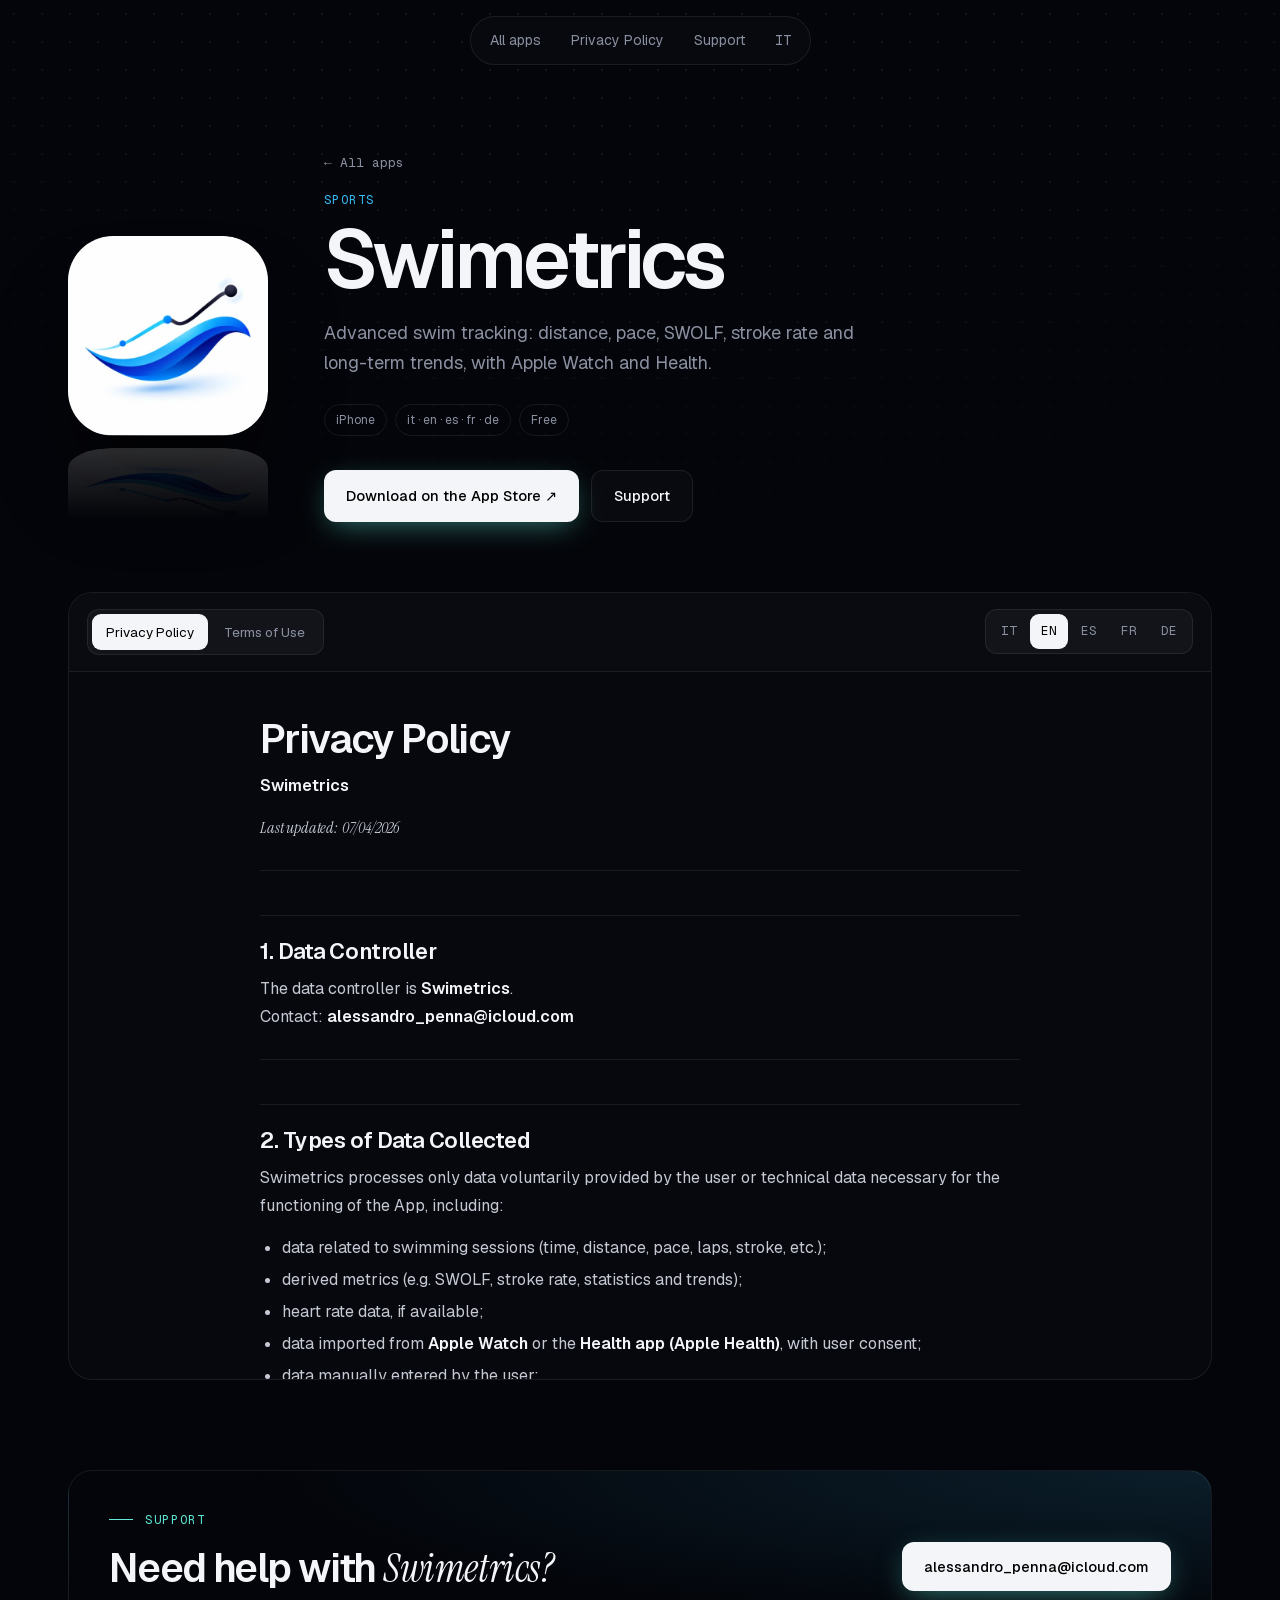
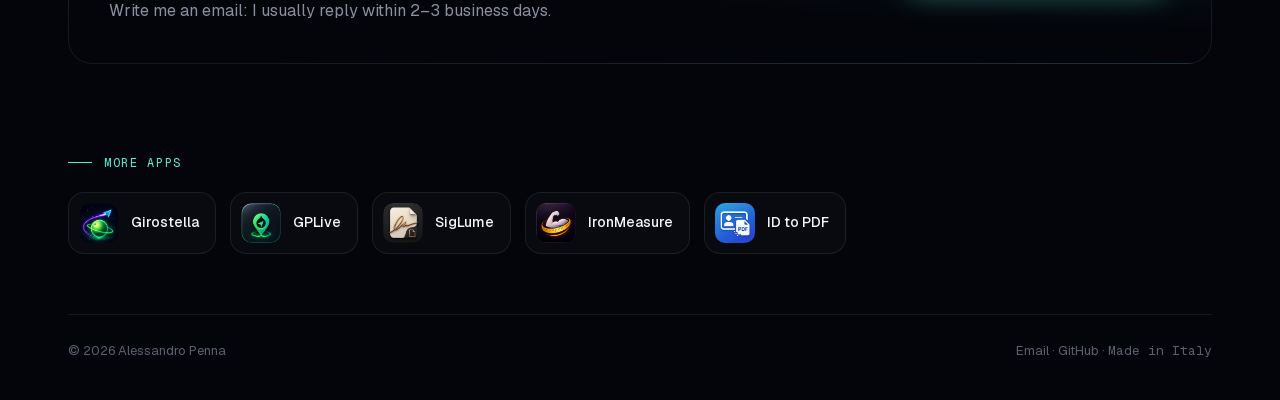
<file: apps/swimetrics/index.html>
<!doctype html>
<html lang="en" class="no-js">
<head>
<meta charset="utf-8">
<meta http-equiv="Content-Security-Policy" content="default-src 'none'; script-src 'self' 'sha256-dFqnkix/KyuQ/tR3B/FYwRtcbWXrtRW7VdscV/VFsmc='; style-src 'self' 'unsafe-inline'; img-src 'self'; font-src 'self'; manifest-src 'self'; base-uri 'none'; form-action 'none'">
<meta name="referrer" content="strict-origin-when-cross-origin">
<meta name="viewport" content="width=device-width,initial-scale=1,viewport-fit=cover">
<title>Swimetrics · Privacy Policy &amp; Terms — Alessandro</title>
<meta name="description" content="Advanced swim tracking: distance, pace, SWOLF, stroke rate and long-term trends, with Apple Watch and Health.">
<meta name="theme-color" content="#04050a">
<link rel="canonical" href="https://a-penna.github.io/apps/swimetrics/"><link rel="alternate" hreflang="en" href="https://a-penna.github.io/apps/swimetrics/"><link rel="alternate" hreflang="it" href="https://a-penna.github.io/it/apps/swimetrics/"><link rel="alternate" hreflang="x-default" href="https://a-penna.github.io/apps/swimetrics/">
<meta property="og:type" content="website"><meta property="og:title" content="Swimetrics · Privacy Policy &amp; Terms — Alessandro"><meta property="og:description" content="Advanced swim tracking: distance, pace, SWOLF, stroke rate and long-term trends, with Apple Watch and Health."><meta property="og:url" content="https://a-penna.github.io/apps/swimetrics/"><meta property="og:image" content="https://a-penna.github.io/assets/icons/swimetrics-512.webp">
<link rel="icon" href="/assets/favicon.svg" type="image/svg+xml">
<link rel="preload" href="/assets/fonts/Geist-normal.woff2" as="font" type="font/woff2" crossorigin>
<link rel="stylesheet" href="/assets/site.css?v=b584f94f">
<script>document.documentElement.classList.remove('no-js')</script>
<script src="/assets/site.js?v=3465deec" defer></script>
</head>
<body>
<div class="bg" aria-hidden="true"></div><div class="spot" aria-hidden="true"></div>
<nav aria-label="Main"><div class="links"><a href="/#apps">All apps</a><a href="#privacy">Privacy Policy</a><a href="#support">Support</a><a href="/it/apps/swimetrics/" class="mono" hreflang="it" lang="it">IT</a></div></nav>
<main style="--c:#38bdf8">
<section class="ahero">
 <div class="aicon in" style="animation-delay:.1s"><div class="tilt"><img src="/assets/icons/swimetrics-512.webp" width="512" height="512" alt="Swimetrics" fetchpriority="high"><div class="gloss"></div><div class="refl" aria-hidden="true"><img src="/assets/icons/swimetrics-512.webp" alt=""></div></div></div>
 <div>
  <a class="crumb mono in" href="/#apps">← All apps</a>
  <div class="cat mono in" style="animation-delay:.05s">Sports</div>
  <h1 class="in" style="animation-delay:.12s">Swimetrics</h1>
  <p class="in" style="animation-delay:.2s">Advanced swim tracking: distance, pace, SWOLF, stroke rate and long-term trends, with Apple Watch and Health.</p>
  <div class="chip in" style="animation-delay:.28s"><span>iPhone</span><span>it · en · es · fr · de</span><span>Free</span></div>
  <div class="cta in" style="animation-delay:.36s"><a class="btn p" href="https://apps.apple.com/app/id6761785509" target="_blank" rel="noopener"> Download on the App Store ↗</a><a class="btn s" href="#support">Support</a></div>
 </div>
</section>

<section class="docs" id="docs" data-type="privacy" data-lang="en">
 <span id="privacy" class="sr"></span><span id="terms" class="sr"></span>
 <div class="dhead">
  <div class="seg" role="tablist" aria-label="Document"><button type="button" data-t="privacy" aria-selected="true">Privacy Policy</button><button type="button" data-t="terms" aria-selected="false">Terms of Use</button></div>
  <div class="seg l" role="tablist" aria-label="Language"><button type="button" data-l="it" aria-selected="false" title="Italiano">it</button><button type="button" data-l="en" aria-selected="true" title="English">en</button><button type="button" data-l="es" aria-selected="false" title="Español">es</button><button type="button" data-l="fr" aria-selected="false" title="Français">fr</button><button type="button" data-l="de" aria-selected="false" title="Deutsch">de</button></div>
 </div>
 <div class="dbody"><article class="doc md" data-doc="privacy-de" lang="de" hidden><h1>Datenschutzerklärung</h1>
<p><strong>Swimetrics</strong></p>
<p><em>Letzte Aktualisierung: 07/04/2026</em></p>
<hr />
<h2>1. Verantwortlicher für die Datenverarbeitung</h2>
<p>Der Verantwortliche für die Verarbeitung personenbezogener Daten ist <strong>Swimetrics</strong>.<br />
Kontakt: <strong>alessandro_penna@icloud.com</strong></p>
<hr />
<h2>2. Arten der erhobenen Daten</h2>
<p>Swimetrics verarbeitet ausschließlich Daten, die vom Nutzer freiwillig bereitgestellt werden, sowie technische Daten, die für das Funktionieren der App erforderlich sind, darunter:</p>
<ul>
<li>Daten zu Schwimmeinheiten (Zeit, Distanz, Tempo, Bahnen, Stil usw.);</li>
<li>abgeleitete Metriken (z. B. SWOLF, Zugfrequenz, Statistiken und Trends);</li>
<li>Herzfrequenzdaten, sofern verfügbar;</li>
<li>Daten, die von der <strong>Apple Watch</strong> oder der App <strong>Health (Apple Health)</strong> importiert werden, nach vorheriger Zustimmung des Nutzers;</li>
<li>vom Nutzer manuell eingegebene Daten;</li>
<li>Einstellungen und Präferenzen der App;</li>
<li>technische Informationen, die für die Verwaltung von Abonnements erforderlich sind.</li>
</ul>
<hr />
<h2>3. Verarbeitung der Daten</h2>
<p>Alle personenbezogenen Daten:</p>
<ul>
<li>werden <strong>lokal auf dem Gerät des Nutzers verarbeitet</strong>;</li>
<li>werden nicht an Server übertragen, die von Swimetrics betrieben werden;</li>
<li>werden nicht für Profiling- oder Marketingzwecke verwendet.</li>
</ul>
<p>Swimetrics <strong>hat keinen Fernzugriff auf die personenbezogenen Daten des Nutzers</strong>.</p>
<hr />
<h2>4. Daten aus Apple Health</h2>
<p>Wenn der Nutzer sich entscheidet, Swimetrics mit <strong>Apple Health</strong> zu integrieren:</p>
<ul>
<li>werden die Daten ausschließlich nach ausdrücklicher Zustimmung des Nutzers gelesen;</li>
<li>werden die Daten ausschließlich zur Bereitstellung der Funktionen der App verwendet;</li>
<li>werden die Daten <strong>weder an Dritte weitergegeben</strong> noch für Werbezwecke genutzt.</li>
</ul>
<p>Swimetrics schreibt keine Daten in Apple Health ohne die ausdrückliche Zustimmung des Nutzers.</p>
<hr />
<h2>5. Zahlungs- und Abonnementdaten</h2>
<p>Daten im Zusammenhang mit Zahlungen und Abonnements werden ausschließlich verwaltet durch:</p>
<ul>
<li><strong>Apple</strong>, über In-App-Käufe;</li>
<li><strong>RevenueCat</strong>, als technischer Dienstleister für die Verwaltung von Abonnements.</li>
</ul>
<p>RevenueCat kann <strong>begrenzte technische Informationen</strong> im Zusammenhang mit Abonnements verarbeiten (z. B. Abonnementstatus, Kaufereignisse und Zeitstempel), ausschließlich um die ordnungsgemäße Funktion der App sicherzustellen.</p>
<p>Diese Daten sind pseudonymisiert und <strong>ermöglichen keine direkte Identifizierung des Nutzers</strong>.</p>
<p>Swimetrics <strong>erhebt oder speichert keine Zahlungsdaten</strong>.</p>
<hr />
<h2>6. Zweck der Verarbeitung</h2>
<p>Die Daten werden ausschließlich verwendet, um:</p>
<ul>
<li>die Funktionen der App bereitzustellen;</li>
<li>Trainings, Statistiken und Fortschritte anzuzeigen;</li>
<li>Analysen und Einblicke zu Schwimmeinheiten zu generieren;</li>
<li>den Zugriff auf die App und deren Funktion zu verwalten.</li>
</ul>
<h3>Einschränkung der Informationen</h3>
<p>Die von Swimetrics bereitgestellten Informationen und Einblicke dienen ausschließlich informativen Zwecken und der Analyse der sportlichen Leistung im Schwimmen.</p>
<p>Swimetrics stellt keine medizinische Beratung dar und ist nicht zur Diagnose, Prävention, Überwachung, Behandlung oder Heilung von Krankheiten bestimmt.</p>
<p>Nutzer sollten für gesundheitliche Entscheidungen einen qualifizierten medizinischen Fachmann konsultieren.</p>
<hr />
<h2>7. Rechtsgrundlage der Verarbeitung</h2>
<p>Die Verarbeitung der Daten erfolgt auf Grundlage von:</p>
<ul>
<li>der Einwilligung des Nutzers;</li>
<li>der vertraglichen Notwendigkeit zur Erbringung des Dienstes;</li>
<li>dem berechtigten Interesse, die ordnungsgemäße Funktion der App sicherzustellen.</li>
</ul>
<hr />
<h2>8. Speicherung der Daten</h2>
<p>Die Daten werden ausschließlich auf dem Gerät des Nutzers gespeichert bis:</p>
<ul>
<li>sie manuell gelöscht werden;</li>
<li>die App deinstalliert wird.</li>
</ul>
<hr />
<h2>9. Rechte des Nutzers</h2>
<p>Der Nutzer hat das Recht:</p>
<ul>
<li>auf Auskunft über seine Daten;</li>
<li>auf Berichtigung oder Löschung seiner Daten;</li>
<li>seine Einwilligung jederzeit zu widerrufen;</li>
<li>die Löschung seiner Daten zu verlangen.</li>
</ul>
<p>Diese Rechte können direkt über die App ausgeübt werden.</p>
<hr />
<h2>10. Sicherheit</h2>
<p>Swimetrics ergreift geeignete technische Maßnahmen zum Schutz der lokal auf dem Gerät des Nutzers gespeicherten Daten.</p>
<hr />
<h2>11. Änderungen dieser Datenschutzerklärung</h2>
<p>Diese Datenschutzerklärung kann jederzeit aktualisiert werden.<br />
Änderungen treten mit ihrer Veröffentlichung in Kraft.</p>
<hr />
<h2>12. Kontakt</h2>
<p>Bei Fragen zu dieser Datenschutzerklärung:<br />
<strong>alessandro_penna@icloud.com</strong></p></article><article class="doc md" data-doc="privacy-en" lang="en"><h1>Privacy Policy</h1>
<p><strong>Swimetrics</strong></p>
<p><em>Last updated: 07/04/2026</em></p>
<hr />
<h2>1. Data Controller</h2>
<p>The data controller is <strong>Swimetrics</strong>.<br />
Contact: <strong>alessandro_penna@icloud.com</strong></p>
<hr />
<h2>2. Types of Data Collected</h2>
<p>Swimetrics processes only data voluntarily provided by the user or technical data necessary for the functioning of the App, including:</p>
<ul>
<li>data related to swimming sessions (time, distance, pace, laps, stroke, etc.);</li>
<li>derived metrics (e.g. SWOLF, stroke rate, statistics and trends);</li>
<li>heart rate data, if available;</li>
<li>data imported from <strong>Apple Watch</strong> or the <strong>Health app (Apple Health)</strong>, with user consent;</li>
<li>data manually entered by the user;</li>
<li>app preferences and settings;</li>
<li>technical information necessary for subscription management.</li>
</ul>
<hr />
<h2>3. Data Processing Methods</h2>
<p>All personal data:</p>
<ul>
<li>are processed <strong>locally on the user’s device</strong>;</li>
<li>are not transmitted to servers owned by Swimetrics;</li>
<li>are not used for profiling or marketing purposes.</li>
</ul>
<p>Swimetrics <strong>does not have remote access to the user’s personal data</strong>.</p>
<hr />
<h2>4. Data from Apple Health</h2>
<p>If the user chooses to integrate Swimetrics with <strong>Apple Health</strong>:</p>
<ul>
<li>data is accessed only with explicit user authorization;</li>
<li>data is used solely to provide app functionality;</li>
<li>data <strong>is not shared with third parties</strong> nor used for advertising purposes.</li>
</ul>
<p>Swimetrics does not write data to Apple Health without explicit user consent.</p>
<hr />
<h2>5. Payments and Subscriptions</h2>
<p>Payment and subscription data are handled exclusively by:</p>
<ul>
<li><strong>Apple</strong>, via In-App Purchases;</li>
<li><strong>RevenueCat</strong>, as a technical intermediary for subscription management.</li>
</ul>
<p>RevenueCat may process <strong>limited technical information</strong> related to subscriptions (e.g. subscription status, purchase events, timestamps), solely to ensure proper app functionality.</p>
<p>Such data is associated with pseudonymized identifiers and <strong>does not allow direct user identification</strong>.</p>
<p>Swimetrics <strong>does not collect or store payment data</strong>.</p>
<hr />
<h2>6. Purpose of Data Processing</h2>
<p>Data is used exclusively to:</p>
<ul>
<li>provide app functionality;</li>
<li>display workouts, statistics, and progress;</li>
<li>generate insights and analysis of swimming sessions;</li>
<li>manage access to and operation of the app.</li>
</ul>
<h3>Information Limitations</h3>
<p>The information and insights provided by Swimetrics are intended solely for informational and swimming performance analysis purposes.</p>
<p>Swimetrics does not provide medical advice and is not intended for the diagnosis, prevention, monitoring, treatment, or cure of any medical condition.</p>
<p>Users should consult a qualified healthcare professional before making decisions related to their health.</p>
<hr />
<h2>7. Legal Basis</h2>
<p>Data processing is based on:</p>
<ul>
<li>user consent;</li>
<li>contractual necessity;</li>
<li>legitimate interest in ensuring proper app functionality.</li>
</ul>
<hr />
<h2>8. Data Retention</h2>
<p>Data is stored exclusively on the user’s device until:</p>
<ul>
<li>manual deletion;</li>
<li>app uninstallation.</li>
</ul>
<hr />
<h2>9. User Rights</h2>
<p>Users have the right to:</p>
<ul>
<li>access their data;</li>
<li>modify or delete it;</li>
<li>withdraw consent at any time;</li>
<li>request data deletion.</li>
</ul>
<p>These rights can be exercised directly within the app.</p>
<hr />
<h2>10. Security</h2>
<p>Swimetrics implements appropriate technical measures to protect data stored locally on the user’s device.</p>
<hr />
<h2>11. Changes to this Privacy Policy</h2>
<p>This Privacy Policy may be updated at any time.<br />
Changes take effect upon publication.</p>
<hr />
<h2>12. Contact</h2>
<p>For questions regarding this Privacy Policy:<br />
<strong>alessandro_penna@icloud.com</strong></p></article><article class="doc md" data-doc="privacy-es" lang="es" hidden><h1>Política de Privacidad</h1>
<p><strong>Swimetrics</strong></p>
<p><em>Última actualización: 07/04/2026</em></p>
<hr />
<h2>1. Responsable del Tratamiento</h2>
<p>El responsable del tratamiento de los datos es <strong>Swimetrics</strong>.<br />
Contacto: <strong>alessandro_penna@icloud.com</strong></p>
<hr />
<h2>2. Tipos de Datos Recopilados</h2>
<p>Swimetrics trata exclusivamente datos proporcionados voluntariamente por el usuario o datos técnicos necesarios para el funcionamiento de la aplicación, incluyendo:</p>
<ul>
<li>datos relacionados con las sesiones de natación (tiempo, distancia, ritmo, largos, estilo, etc.);</li>
<li>métricas derivadas (por ejemplo, SWOLF, frecuencia de brazada, estadísticas y tendencias);</li>
<li>datos de frecuencia cardíaca, si están disponibles;</li>
<li>datos importados desde <strong>Apple Watch</strong> o la aplicación <strong>Salud (Apple Health)</strong>, con el consentimiento del usuario;</li>
<li>datos introducidos manualmente por el usuario;</li>
<li>preferencias y configuraciones de la aplicación;</li>
<li>información técnica necesaria para la gestión de suscripciones.</li>
</ul>
<hr />
<h2>3. Tratamiento de los Datos</h2>
<p>Todos los datos personales:</p>
<ul>
<li>se procesan <strong>localmente en el dispositivo del usuario</strong>;</li>
<li>no se transmiten a servidores propiedad de Swimetrics;</li>
<li>no se utilizan con fines de perfilado o marketing.</li>
</ul>
<p>Swimetrics <strong>no tiene acceso remoto a los datos personales del usuario</strong>.</p>
<hr />
<h2>4. Datos procedentes de Apple Health</h2>
<p>Si el usuario decide integrar Swimetrics con <strong>Apple Health (Salud)</strong>:</p>
<ul>
<li>los datos se leen únicamente tras la autorización explícita del usuario;</li>
<li>los datos se utilizan exclusivamente para proporcionar las funcionalidades de la aplicación;</li>
<li>los datos <strong>no se comparten con terceros</strong> ni se utilizan con fines publicitarios.</li>
</ul>
<p>Swimetrics no escribe datos en Apple Health sin el consentimiento explícito del usuario.</p>
<hr />
<h2>5. Datos de Pago y Suscripciones</h2>
<p>Los datos relacionados con pagos y suscripciones son gestionados exclusivamente por:</p>
<ul>
<li><strong>Apple</strong>, a través de In-App Purchase;</li>
<li><strong>RevenueCat</strong>, como intermediario técnico para la gestión de suscripciones.</li>
</ul>
<p>RevenueCat puede tratar <strong>información técnica limitada</strong> relacionada con las suscripciones (por ejemplo, estado de la suscripción, eventos de compra y marcas temporales), exclusivamente para garantizar el correcto funcionamiento de la aplicación.</p>
<p>Dichos datos están asociados a identificadores seudonimizados y <strong>no permiten la identificación directa del usuario</strong>.</p>
<p>Swimetrics <strong>no recopila ni almacena datos de pago</strong>.</p>
<hr />
<h2>6. Finalidad del Tratamiento</h2>
<p>Los datos se utilizan exclusivamente para:</p>
<ul>
<li>proporcionar las funcionalidades de la aplicación;</li>
<li>mostrar entrenamientos, estadísticas y progresos;</li>
<li>generar análisis e información sobre las sesiones de natación;</li>
<li>gestionar el acceso y el funcionamiento de la aplicación.</li>
</ul>
<h3>Limitaciones de la Información</h3>
<p>La información y los análisis proporcionados por Swimetrics están destinados exclusivamente a fines informativos y de análisis del rendimiento deportivo.</p>
<p>Swimetrics no proporciona asesoramiento médico y no está destinada al diagnóstico, prevención, monitorización, tratamiento o cura de ninguna condición médica.</p>
<p>Se recomienda a los usuarios consultar a un profesional sanitario cualificado antes de tomar decisiones relacionadas con su salud.</p>
<hr />
<h2>7. Base Jurídica del Tratamiento</h2>
<p>El tratamiento de los datos se basa en:</p>
<ul>
<li>el consentimiento del usuario;</li>
<li>la necesidad contractual para la prestación del servicio;</li>
<li>el interés legítimo en garantizar el correcto funcionamiento de la aplicación.</li>
</ul>
<hr />
<h2>8. Conservación de los Datos</h2>
<p>Los datos permanecen almacenados exclusivamente en el dispositivo del usuario hasta:</p>
<ul>
<li>su eliminación manual;</li>
<li>la desinstalación de la aplicación.</li>
</ul>
<hr />
<h2>9. Derechos del Usuario</h2>
<p>El usuario tiene derecho a:</p>
<ul>
<li>acceder a sus datos;</li>
<li>modificarlos o eliminarlos;</li>
<li>retirar el consentimiento en cualquier momento;</li>
<li>solicitar la eliminación de los datos.</li>
</ul>
<p>Estos derechos pueden ejercerse directamente a través de la aplicación.</p>
<hr />
<h2>10. Seguridad</h2>
<p>Swimetrics adopta medidas técnicas adecuadas para proteger los datos almacenados localmente en el dispositivo del usuario.</p>
<hr />
<h2>11. Modificaciones de la Política de Privacidad</h2>
<p>La presente Política de Privacidad puede actualizarse en cualquier momento.<br />
Las modificaciones serán efectivas a partir de su publicación.</p>
<hr />
<h2>12. Contacto</h2>
<p>Para cualquier consulta relacionada con esta Política de Privacidad:<br />
<strong>alessandro_penna@icloud.com</strong></p></article><article class="doc md" data-doc="privacy-fr" lang="fr" hidden><h1>Politique de Confidentialité</h1>
<p><strong>Swimetrics</strong></p>
<p><em>Dernière mise à jour : 07/04/2026</em></p>
<hr />
<h2>1. Responsable du traitement</h2>
<p>Le responsable du traitement des données est <strong>Swimetrics</strong>.<br />
Contact : <strong>alessandro_penna@icloud.com</strong></p>
<hr />
<h2>2. Types de données collectées</h2>
<p>Swimetrics traite uniquement les données fournies volontairement par l’utilisateur ainsi que les données techniques nécessaires au fonctionnement de l’application, notamment :</p>
<ul>
<li>données relatives aux sessions de natation (temps, distance, allure, longueurs, style, etc.) ;</li>
<li>métriques dérivées (par exemple SWOLF, fréquence de nage, statistiques et tendances) ;</li>
<li>données de fréquence cardiaque, si disponibles ;</li>
<li>données importées depuis <strong>Apple Watch</strong> ou l’application <strong>Santé (Apple Health)</strong>, avec le consentement de l’utilisateur ;</li>
<li>données saisies manuellement par l’utilisateur ;</li>
<li>préférences et paramètres de l’application ;</li>
<li>informations techniques nécessaires à la gestion des abonnements.</li>
</ul>
<hr />
<h2>3. Traitement des données</h2>
<p>Toutes les données personnelles :</p>
<ul>
<li>sont traitées <strong>localement sur l’appareil de l’utilisateur</strong> ;</li>
<li>ne sont pas transmises à des serveurs appartenant à Swimetrics ;</li>
<li>ne sont pas utilisées à des fins de profilage ou de marketing.</li>
</ul>
<p>Swimetrics <strong>n’a pas accès à distance aux données personnelles de l’utilisateur</strong>.</p>
<hr />
<h2>4. Données provenant d’Apple Health</h2>
<p>Si l’utilisateur choisit d’intégrer Swimetrics avec <strong>Apple Health (Santé)</strong> :</p>
<ul>
<li>les données sont consultées uniquement après autorisation explicite de l’utilisateur ;</li>
<li>les données sont utilisées uniquement pour fournir les fonctionnalités de l’application ;</li>
<li>les données <strong>ne sont pas partagées avec des tiers</strong> et ne sont pas utilisées à des fins publicitaires.</li>
</ul>
<p>Swimetrics n’écrit pas de données dans Apple Health sans le consentement explicite de l’utilisateur.</p>
<hr />
<h2>5. Données de paiement et abonnements</h2>
<p>Les données relatives aux paiements et aux abonnements sont gérées exclusivement par :</p>
<ul>
<li><strong>Apple</strong>, via les achats intégrés ;</li>
<li><strong>RevenueCat</strong>, en tant qu’intermédiaire technique pour la gestion des abonnements.</li>
</ul>
<p>RevenueCat peut traiter <strong>des informations techniques limitées</strong> relatives aux abonnements (par exemple statut, événements d’achat et horodatages), uniquement afin de garantir le bon fonctionnement de l’application.</p>
<p>Ces données sont associées à des identifiants pseudonymisés et <strong>ne permettent pas d’identifier directement l’utilisateur</strong>.</p>
<p>Swimetrics <strong>ne collecte ni ne conserve de données de paiement</strong>.</p>
<hr />
<h2>6. Finalité du traitement</h2>
<p>Les données sont utilisées exclusivement pour :</p>
<ul>
<li>fournir les fonctionnalités de l’application ;</li>
<li>afficher les entraînements, statistiques et progrès ;</li>
<li>générer des analyses et des informations sur les sessions de natation ;</li>
<li>gérer l’accès et le fonctionnement de l’application.</li>
</ul>
<h3>Limitation des informations</h3>
<p>Les informations et analyses fournies par Swimetrics sont destinées uniquement à des fins informatives et d’analyse des performances sportives.</p>
<p>Swimetrics ne fournit pas de conseils médicaux et n’est pas destinée au diagnostic, à la prévention, au suivi, au traitement ou à la guérison de toute condition médicale.</p>
<p>Les utilisateurs sont invités à consulter un professionnel de santé qualifié pour toute décision concernant leur santé.</p>
<hr />
<h2>7. Base légale du traitement</h2>
<p>Le traitement des données repose sur :</p>
<ul>
<li>le consentement de l’utilisateur ;</li>
<li>la nécessité contractuelle ;</li>
<li>l’intérêt légitime à assurer le bon fonctionnement de l’application.</li>
</ul>
<hr />
<h2>8. Conservation des données</h2>
<p>Les données sont conservées exclusivement sur l’appareil de l’utilisateur jusqu’à :</p>
<ul>
<li>leur suppression manuelle ;</li>
<li>la désinstallation de l’application.</li>
</ul>
<hr />
<h2>9. Droits de l’utilisateur</h2>
<p>L’utilisateur a le droit de :</p>
<ul>
<li>accéder à ses données ;</li>
<li>les modifier ou les supprimer ;</li>
<li>retirer son consentement à tout moment ;</li>
<li>demander la suppression des données.</li>
</ul>
<p>Ces droits peuvent être exercés directement via l’application.</p>
<hr />
<h2>10. Sécurité</h2>
<p>Swimetrics met en œuvre des mesures techniques appropriées pour protéger les données stockées localement sur l’appareil de l’utilisateur.</p>
<hr />
<h2>11. Modifications de la politique de confidentialité</h2>
<p>Cette politique peut être mise à jour à tout moment.<br />
Les modifications prennent effet dès leur publication.</p>
<hr />
<h2>12. Contact</h2>
<p>Pour toute question relative à cette politique :<br />
<strong>alessandro_penna@icloud.com</strong></p></article><article class="doc md" data-doc="privacy-it" lang="it" hidden><h1>Privacy Policy</h1>
<p><strong>Swimetrics</strong></p>
<p><em>Ultimo aggiornamento: 07/04/2026</em></p>
<hr />
<h2>1. Titolare del Trattamento</h2>
<p>Il titolare del trattamento dei dati è <strong>Swimetrics</strong>.<br />
Contatto: <strong>alessandro_penna@icloud.com</strong></p>
<hr />
<h2>2. Tipologie di Dati Raccolti</h2>
<p>Swimetrics tratta esclusivamente dati forniti volontariamente dall’utente o dati tecnici necessari al funzionamento dell’App, tra cui:</p>
<ul>
<li>dati relativi alle sessioni di nuoto (tempo, distanza, ritmo, vasche, stile, ecc.);</li>
<li>metriche derivate (es. SWOLF, frequenza bracciata, statistiche e trend);</li>
<li>dati di frequenza cardiaca, se disponibili;</li>
<li>dati importati da <strong>Apple Watch</strong> o dall’app <strong>Salute (Apple Health)</strong>, previo consenso dell’utente;</li>
<li>dati inseriti manualmente dall’utente;</li>
<li>preferenze e impostazioni dell’App;</li>
<li>informazioni tecniche necessarie alla gestione dell’abbonamento.</li>
</ul>
<hr />
<h2>3. Modalità di Trattamento dei Dati</h2>
<p>Tutti i dati personali:</p>
<ul>
<li>sono elaborati <strong>localmente sul dispositivo dell’utente</strong>;</li>
<li>non sono trasmessi a server di proprietà di Swimetrics;</li>
<li>non sono utilizzati per finalità di profilazione o marketing.</li>
</ul>
<p>Swimetrics <strong>non ha accesso remoto ai dati personali dell’utente</strong>.</p>
<hr />
<h2>4. Dati Provenienti da Apple Health</h2>
<p>Se l’utente sceglie di integrare Swimetrics con <strong>Apple Health (Salute)</strong>:</p>
<ul>
<li>i dati vengono letti esclusivamente previa autorizzazione esplicita;</li>
<li>i dati sono utilizzati solo per fornire le funzionalità dell’App;</li>
<li>i dati <strong>non vengono condivisi con terze parti</strong> né utilizzati per finalità pubblicitarie.</li>
</ul>
<p>Swimetrics non scrive dati su Apple Health senza consenso esplicito dell’utente.</p>
<hr />
<h2>5. Dati di Pagamento e Abbonamenti</h2>
<p>I dati relativi ai pagamenti e agli abbonamenti sono gestiti esclusivamente da:</p>
<ul>
<li><strong>Apple</strong>, tramite In-App Purchase;</li>
<li><strong>RevenueCat</strong>, come intermediario tecnico per la gestione degli abbonamenti.</li>
</ul>
<p>RevenueCat può trattare <strong>informazioni tecniche limitate</strong> relative alle sottoscrizioni (ad esempio stato dell’abbonamento, eventi di acquisto e timestamp), esclusivamente per consentire il corretto funzionamento dell’App.</p>
<p>Tali dati sono associati a identificatori pseudonimizzati e <strong>non consentono l’identificazione diretta dell’utente</strong>.</p>
<p>Swimetrics <strong>non raccoglie né conserva dati di pagamento</strong>.</p>
<hr />
<h2>6. Finalità del Trattamento</h2>
<p>I dati sono utilizzati esclusivamente per:</p>
<ul>
<li>fornire le funzionalità dell’App;</li>
<li>visualizzare allenamenti, statistiche e progressi;</li>
<li>generare insight e analisi sulle sessioni di nuoto;</li>
<li>gestire l’accesso e il funzionamento dell’App.</li>
</ul>
<h3>Limitazioni delle Informazioni</h3>
<p>Le informazioni e gli insight forniti da Swimetrics sono destinati esclusivamente a scopi informativi e di analisi delle performance sportive.</p>
<p>Swimetrics non fornisce consulenze mediche e non è destinata alla diagnosi, prevenzione, monitoraggio, trattamento o cura di alcuna condizione medica.</p>
<p>Gli utenti sono invitati a consultare un professionista sanitario qualificato per qualsiasi decisione relativa alla propria salute.</p>
<hr />
<h2>7. Base Giuridica del Trattamento</h2>
<p>Il trattamento dei dati si basa su:</p>
<ul>
<li>il consenso dell’utente;</li>
<li>la necessità contrattuale per l’erogazione del servizio;</li>
<li>il legittimo interesse a garantire il corretto funzionamento dell’App.</li>
</ul>
<hr />
<h2>8. Conservazione dei Dati</h2>
<p>I dati rimangono memorizzati esclusivamente sul dispositivo dell’utente fino a:</p>
<ul>
<li>cancellazione manuale;</li>
<li>disinstallazione dell’App.</li>
</ul>
<hr />
<h2>9. Diritti dell’Utente</h2>
<p>L’utente ha diritto di:</p>
<ul>
<li>accedere ai propri dati;</li>
<li>modificarli o cancellarli;</li>
<li>revocare il consenso in qualsiasi momento;</li>
<li>richiedere la cancellazione dei dati.</li>
</ul>
<p>Tali diritti possono essere esercitati direttamente tramite l’App.</p>
<hr />
<h2>10. Sicurezza</h2>
<p>Swimetrics adotta misure tecniche adeguate per proteggere i dati archiviati localmente sul dispositivo dell’utente.</p>
<hr />
<h2>11. Modifiche alla Privacy Policy</h2>
<p>La presente Privacy Policy può essere aggiornata in qualsiasi momento.<br />
Le modifiche saranno efficaci dalla data di pubblicazione.</p>
<hr />
<h2>12. Contatti</h2>
<p>Per domande relative alla presente Privacy Policy:<br />
<strong>alessandro_penna@icloud.com</strong></p></article><article class="doc" data-doc="terms" hidden><div class="eula"><p>Swimetrics is distributed under Apple&#x27;s Standard Licensed Application End User License Agreement (EULA).</p><a class="btn s" href="https://www.apple.com/legal/internet-services/itunes/dev/stdeula/" target="_blank" rel="noopener">Read the Apple Standard EULA ↗</a></div></article></div>
</section>

<section class="sup rv" id="support">
 <div><div class="eyebrow mono">Support</div><h2>Need help with <em>Swimetrics?</em></h2><p>Write me an email: I usually reply within 2–3 business days.</p></div>
 <a class="btn p" href="mailto:alessandro_penna@icloud.com?subject=Swimetrics">alessandro_penna@icloud.com</a>
</section>

<section class="more rv"><div class="eyebrow mono">More apps</div><div class="row"><a href="/apps/girostella/"><img src="/assets/icons/girostella-144.webp" width="40" height="40" alt="" loading="lazy"><span>Girostella</span></a><a href="/apps/gplive/"><img src="/assets/icons/gplive-144.webp" width="40" height="40" alt="" loading="lazy"><span>GPLive</span></a><a href="/apps/siglume/"><img src="/assets/icons/siglume-144.webp" width="40" height="40" alt="" loading="lazy"><span>SigLume</span></a><a href="/apps/ironmeasure/"><img src="/assets/icons/ironmeasure-144.webp" width="40" height="40" alt="" loading="lazy"><span>IronMeasure</span></a><a href="/apps/id-to-pdf/"><img src="/assets/icons/id-to-pdf-144.webp" width="40" height="40" alt="" loading="lazy"><span>ID to PDF</span></a></div></section>
<footer><span>© 2026 Alessandro Penna</span><span><a href="mailto:alessandro_penna@icloud.com">Email</a> · <a href="https://github.com/a-penna" target="_blank" rel="noopener">GitHub</a> · <span class="mono">Made in Italy</span></span></footer>
</main>
</body>
</html>
</file>
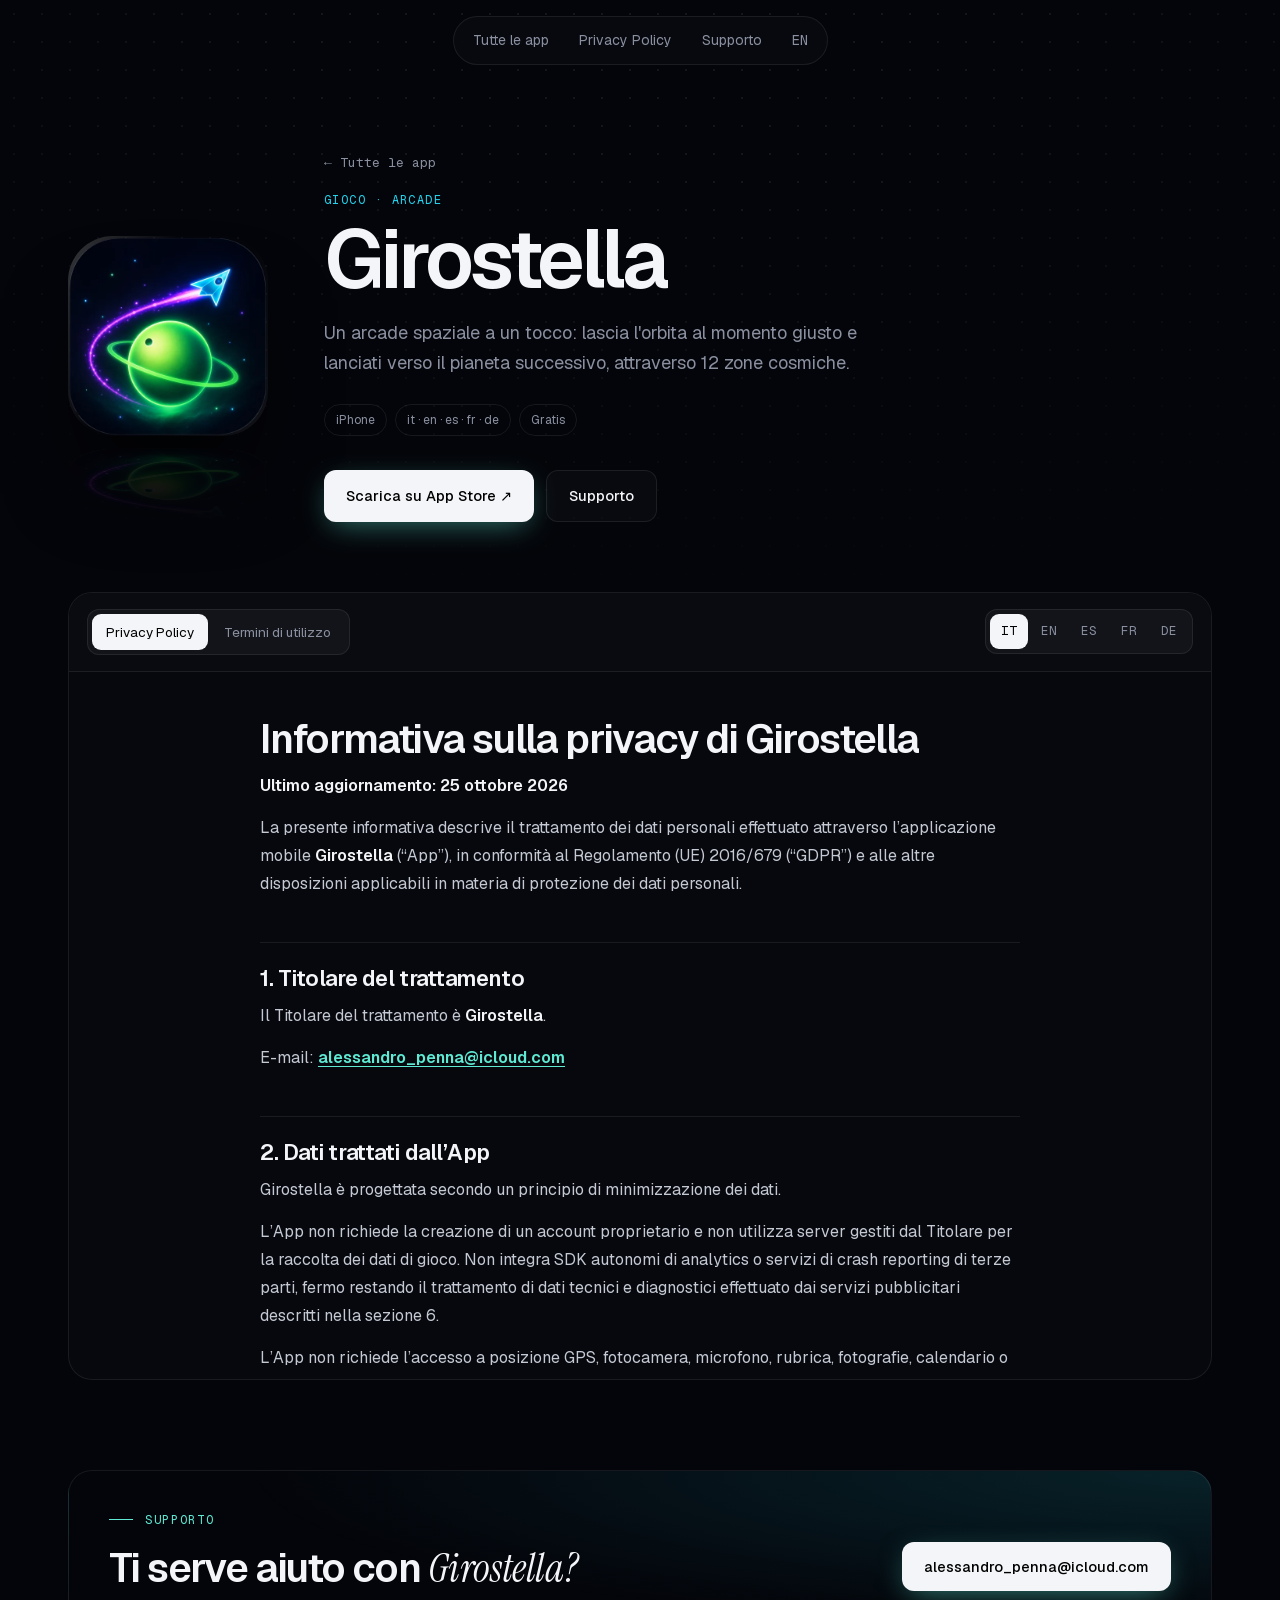
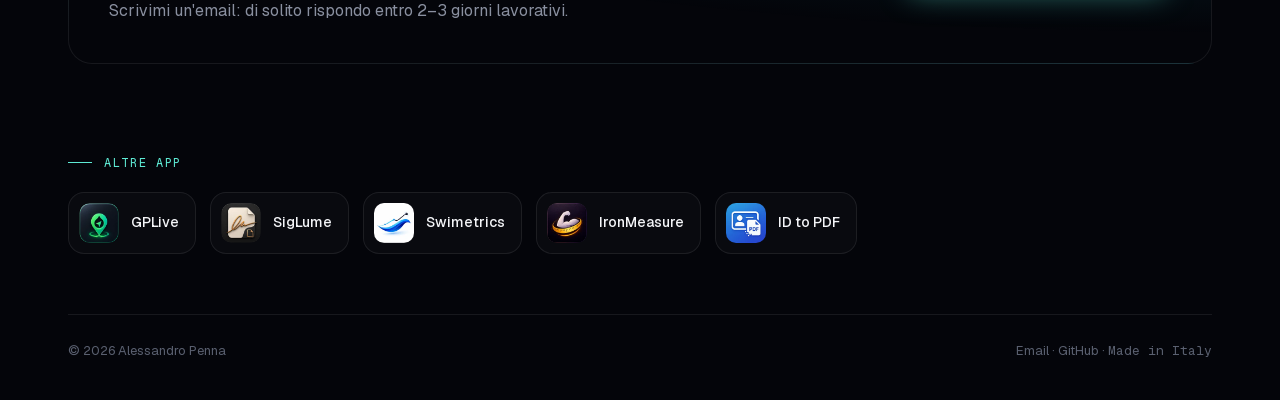
<file: it/apps/girostella/index.html>
<!doctype html>
<html lang="it" class="no-js">
<head>
<meta charset="utf-8">
<meta http-equiv="Content-Security-Policy" content="default-src 'none'; script-src 'self' 'sha256-dFqnkix/KyuQ/tR3B/FYwRtcbWXrtRW7VdscV/VFsmc='; style-src 'self' 'unsafe-inline'; img-src 'self'; font-src 'self'; manifest-src 'self'; base-uri 'none'; form-action 'none'">
<meta name="referrer" content="strict-origin-when-cross-origin">
<meta name="viewport" content="width=device-width,initial-scale=1,viewport-fit=cover">
<title>Girostella · Privacy Policy &amp; Termini — Alessandro</title>
<meta name="description" content="Un arcade spaziale a un tocco: lascia l&#x27;orbita al momento giusto e lanciati verso il pianeta successivo, attraverso 12 zone cosmiche.">
<meta name="theme-color" content="#04050a">
<link rel="canonical" href="https://a-penna.github.io/it/apps/girostella/"><link rel="alternate" hreflang="en" href="https://a-penna.github.io/apps/girostella/"><link rel="alternate" hreflang="it" href="https://a-penna.github.io/it/apps/girostella/"><link rel="alternate" hreflang="x-default" href="https://a-penna.github.io/apps/girostella/">
<meta property="og:type" content="website"><meta property="og:title" content="Girostella · Privacy Policy &amp; Termini — Alessandro"><meta property="og:description" content="Un arcade spaziale a un tocco: lascia l&#x27;orbita al momento giusto e lanciati verso il pianeta successivo, attraverso 12 zone cosmiche."><meta property="og:url" content="https://a-penna.github.io/it/apps/girostella/"><meta property="og:image" content="https://a-penna.github.io/assets/icons/girostella-512.webp">
<link rel="icon" href="/assets/favicon.svg" type="image/svg+xml">
<link rel="preload" href="/assets/fonts/Geist-normal.woff2" as="font" type="font/woff2" crossorigin>
<link rel="stylesheet" href="/assets/site.css?v=b584f94f">
<script>document.documentElement.classList.remove('no-js')</script>
<script src="/assets/site.js?v=3465deec" defer></script>
</head>
<body>
<div class="bg" aria-hidden="true"></div><div class="spot" aria-hidden="true"></div>
<nav aria-label="Main"><div class="links"><a href="/it/#apps">Tutte le app</a><a href="#privacy">Privacy Policy</a><a href="#support">Supporto</a><a href="/apps/girostella/" class="mono" hreflang="en" lang="en">EN</a></div></nav>
<main style="--c:#22d3ee">
<section class="ahero">
 <div class="aicon in" style="animation-delay:.1s"><div class="tilt"><img src="/assets/icons/girostella-512.webp" width="512" height="512" alt="Girostella" fetchpriority="high"><div class="gloss"></div><div class="refl" aria-hidden="true"><img src="/assets/icons/girostella-512.webp" alt=""></div></div></div>
 <div>
  <a class="crumb mono in" href="/it/#apps">← Tutte le app</a>
  <div class="cat mono in" style="animation-delay:.05s">Gioco · Arcade</div>
  <h1 class="in" style="animation-delay:.12s">Girostella</h1>
  <p class="in" style="animation-delay:.2s">Un arcade spaziale a un tocco: lascia l&#x27;orbita al momento giusto e lanciati verso il pianeta successivo, attraverso 12 zone cosmiche.</p>
  <div class="chip in" style="animation-delay:.28s"><span>iPhone</span><span>it · en · es · fr · de</span><span>Gratis</span></div>
  <div class="cta in" style="animation-delay:.36s"><a class="btn p" href="https://apps.apple.com/app/id6801086873" target="_blank" rel="noopener"> Scarica su App Store ↗</a><a class="btn s" href="#support">Supporto</a></div>
 </div>
</section>

<section class="docs" id="docs" data-type="privacy" data-lang="it">
 <span id="privacy" class="sr"></span><span id="terms" class="sr"></span>
 <div class="dhead">
  <div class="seg" role="tablist" aria-label="Document"><button type="button" data-t="privacy" aria-selected="true">Privacy Policy</button><button type="button" data-t="terms" aria-selected="false">Termini di utilizzo</button></div>
  <div class="seg l" role="tablist" aria-label="Lingua"><button type="button" data-l="it" aria-selected="true" title="Italiano">it</button><button type="button" data-l="en" aria-selected="false" title="English">en</button><button type="button" data-l="es" aria-selected="false" title="Español">es</button><button type="button" data-l="fr" aria-selected="false" title="Français">fr</button><button type="button" data-l="de" aria-selected="false" title="Deutsch">de</button></div>
 </div>
 <div class="dbody"><article class="doc md" data-doc="privacy-de" lang="de" hidden><h1>Datenschutzerklärung für Girostella</h1>
<p><strong>Letzte Aktualisierung: 25. Oktober 2026</strong></p>
<p>Diese Datenschutzerklärung beschreibt die Verarbeitung personenbezogener Daten im Zusammenhang mit der mobilen Anwendung <strong>Girostella</strong> (nachfolgend „App“) gemäß der Verordnung (EU) 2016/679 (Datenschutz-Grundverordnung, nachfolgend „DSGVO“) sowie den sonstigen anwendbaren datenschutzrechtlichen Bestimmungen.</p>
<h2>1. Verantwortlicher für die Datenverarbeitung</h2>
<p>Verantwortlicher im Sinne der DSGVO ist <strong>Girostella</strong>.</p>
<p>E-Mail: <strong><a href="mailto:alessandro_penna@icloud.com">alessandro_penna@icloud.com</a></strong></p>
<h2>2. Von der App verarbeitete Daten</h2>
<p>Girostella wurde unter Berücksichtigung des Grundsatzes der Datenminimierung entwickelt.</p>
<p>Die App erfordert weder die Erstellung eines eigenen Girostella-Benutzerkontos noch verwendet sie vom Verantwortlichen betriebene Server zur Erfassung von Spieldaten. Sie integriert keine eigenständigen Analyse-SDKs oder speziellen Absturzberichtsdienste von Drittanbietern. Davon unberührt bleibt die Verarbeitung technischer Daten und Diagnosedaten durch die in Abschnitt 6 beschriebenen Werbedienste.</p>
<p>Die App fordert keinen Zugriff auf den GPS-Standort, die Kamera, das Mikrofon, Kontakte, Fotos, den Kalender oder Gesundheitsdaten an. Für die Nutzung des Spiels müssen Nutzer weder ihren Namen noch ihre Anschrift, Telefonnummer oder E-Mail-Adresse angeben.</p>
<p>Während der Nutzung werden die für den Betrieb des Spiels erforderlichen Informationen lokal auf dem Gerät gespeichert. Dazu gehören Punktzahlen, Rekorde, Spielfortschritte, freigeschaltete oder ausgewählte kosmetische Gegenstände, Audio- und Haptikeinstellungen, Informationen über bereits entdeckte Power-ups, technische Kennungen bereits verarbeiteter Transaktionen sowie gegebenenfalls Punktzahlen, deren Synchronisierung mit Game Center noch aussteht.</p>
<p>Diese Daten verbleiben im privaten Speicherbereich der App auf dem Gerät und werden nicht an vom Verantwortlichen betriebene Server übermittelt. Sie werden in der Regel bei der Deinstallation der App gelöscht. Ausgenommen hiervon sind gegebenenfalls in Gerätesicherungen enthaltene Kopien sowie Informationen, die von Apple-Diensten eigenständig gespeichert werden.</p>
<p>Die App verwendet außerdem Google Mobile Ads und Google User Messaging Platform. Diese Dienste können technische Informationen, Kennungen, Werbedaten und Informationen über die Nutzung der App verarbeiten, wie in Abschnitt 6 beschrieben.</p>
<p>Der Verantwortliche führt keine eigene Datenbank mit den IP-Adressen der Spieler. Externe Dienstanbieter, die von der App genutzt werden, können jedoch IP-Adressen und weitere technische Informationen erhalten, die für die Bereitstellung ihrer jeweiligen Dienste erforderlich sind.</p>
<h2>3. Game Center</h2>
<p>Girostella verwendet <strong>Apple Game Center</strong> zur optionalen Anmeldung der Spieler, zur Verwaltung der Bestenlisten, zur Übermittlung und Synchronisierung von Punktzahlen sowie zur Erfassung von Spielerfolgen.</p>
<p>Über GameKit kann die App vorübergehend Informationen erhalten, die für den Betrieb des Dienstes erforderlich sind. Dazu gehören Game-Center-Kennungen, Punktzahlen und Informationen zur Darstellung der Bestenlisten.</p>
<p>Spitznamen, Avatare und weitere Game-Center-Profilinformationen können entsprechend den Einstellungen des Spielers und den von Apple bereitgestellten Funktionen angezeigt werden. Sie werden jedoch nicht auf Servern des Verantwortlichen gespeichert.</p>
<h3>Bestenlisten und Spielinformationen</h3>
<p>Girostella verwendet Apple Game Center zur Verwaltung und Synchronisierung der Bestenlisten. Zu diesem Zweck übermittelt die App die von den Spielern erzielten Punktzahlen sowie bestimmte Informationen über Spielgegenstände an Apple. Diese Informationen dienen der korrekten Darstellung der Bestenlisten und der Überprüfung der Integrität der Ergebnisse.</p>
<p>Diese Informationen enthalten keine bürgerlichen Identitätsdaten und können über die Funktionen von Game Center für andere Spieler sichtbar sein.</p>
<h3>Lokale Speicherung von Informationen über andere Spieler</h3>
<p>Um die Raumschiffe in den Bestenlisten möglichst konsistent darzustellen, speichert Girostella bestimmte Spielinformationen über andere Spieler, die über Game Center angezeigt werden, lokal auf dem Gerät.</p>
<p>Zu diesen Informationen gehören Codes für Raumschiffe, Leuchtspuren und Sammlungen, der mit einer Punktzahl verbundene technische Kontext sowie das Datum der jeweiligen Spielrunde.</p>
<p>Jeder Datensatz ist einer pseudonymisierten Kennung zugeordnet, die mithilfe einer kryptografischen Funktion und eines lokal erzeugten Zufallswerts aus der Game-Center-Kennung abgeleitet wird. Die ursprüngliche Game-Center-Kennung und der Name des Spielers werden nicht im Zwischenspeicher gespeichert.</p>
<p>Der Zwischenspeicher enthält höchstens <strong>25.000 Datensätze</strong>. Eine feste Speicherdauer ist nicht vorgesehen. Wird diese Grenze überschritten, werden die ältesten Einträge zuerst gelöscht. Bei der Deinstallation der App werden die Daten in der Regel entfernt, mit Ausnahme möglicher Kopien in Gerätesicherungen.</p>
<p>Diese Informationen werden weder an den Verantwortlichen noch an Google oder andere Dritte übermittelt und nicht für Werbung, Profiling oder Analysen verwendet.</p>
<p>Die Verarbeitung beruht auf dem berechtigten Interesse des Verantwortlichen, eine konsistente Darstellung der Spielinformationen in den Bestenlisten sicherzustellen, gemäß Art. 6 Abs. 1 Buchst. f DSGVO.</p>
<h3>Freunde und Game-Center-Erfolge</h3>
<p>Girostella ermöglicht es, Game-Center-Freunde in den Bestenlisten anhand einer besonderen visuellen Kennzeichnung zu erkennen.</p>
<p>Hierfür verwendet die App die Informationen aus der ausschließlich für Freunde vorgesehenen Bestenliste, ohne Zugriff auf das Adressbuch des Geräts anzufordern oder eigenständig eine vollständige Kontaktliste abzurufen.</p>
<p>Die für den Abgleich benötigten Kennungen werden ausschließlich im Arbeitsspeicher für höchstens fünf Minuten verwendet und nicht dauerhaft gespeichert.</p>
<p>Die App verwendet außerdem Game-Center-Erfolge, einschließlich des Erfolgs <strong>Founder</strong>, um das Erreichen bestimmter Spielziele zu erfassen und die Wiederherstellung zugehöriger Belohnungen über dasselbe Game-Center-Konto zu ermöglichen.</p>
<p>Offline erzielte Punktzahlen können vorübergehend auf dem Gerät gespeichert werden, bis sie synchronisiert werden.</p>
<p>Apple verarbeitet die über Game Center verwalteten Daten gemäß seinen eigenen Datenschutzbestimmungen und den für den Dienst geltenden Bedingungen.</p>
<p>Die Nutzung von Game Center ist freiwillig. Ohne Anmeldung stehen bestimmte Funktionen, darunter Bestenlisten, die Synchronisierung von Punktzahlen und kontogebundene Erfolge, möglicherweise nicht zur Verfügung.</p>
<h2>4. In-App-Käufe</h2>
<p>Etwaige In-App-Käufe werden über <strong>StoreKit 2 und den App Store</strong> abgewickelt.</p>
<p>Girostella bietet nicht verbrauchbare Käufe kosmetischer Spielgegenstände an, beispielsweise Raumschiffe und Leuchtspuren.</p>
<p>Der Verantwortliche erhält oder speichert weder Kreditkartennummern noch Bankverbindungen, Zugangsdaten zum Apple Account oder vollständige Informationen über Zahlungsmethoden.</p>
<p>Die App erhält ausschließlich die technischen Informationen, die zur Überprüfung und Verwaltung der Käufe erforderlich sind. Dazu gehören Produktkennungen, Transaktionsergebnisse und technische Kennungen der jeweiligen Transaktionen.</p>
<p>Informationen, die zur Verwaltung erworbener Gegenstände und zur Vermeidung einer doppelten Verarbeitung von Transaktionen erforderlich sind, können lokal auf dem Gerät gespeichert werden.</p>
<p>Zahlungen, Rechnungsstellung, Erstattungen und die Kaufhistorie werden von Apple gemäß den eigenen Nutzungsbedingungen und Datenschutzbestimmungen verwaltet.</p>
<h2>5. Überprüfung auf Aktualisierungen</h2>
<p>Beim Start kann Girostella über <strong>GitHub Pages</strong> eine öffentlich zugängliche Konfigurationsdatei herunterladen, die Informationen über die mindestens unterstützte App-Version sowie bestimmte Einstellungen der Bestenlisten enthält.</p>
<p>Die Anfrage enthält keine Punktzahlen, Spielfortschritte, Game-Center-Kennungen oder andere von der App hinzugefügte personenbezogene Daten.</p>
<p>Wie bei Internetverbindungen üblich, kann der Dienstanbieter die IP-Adresse des Geräts sowie technische Informationen zur Anfrage erhalten. Eine etwaige Verarbeitung und Speicherung dieser Informationen unterliegt den Bedingungen und Datenschutzbestimmungen des Anbieters.</p>
<p>Der Verantwortliche verwendet diese Verbindung nicht zur Erfassung von Spieldaten, zur Erstellung von Nutzerprofilen oder zur individuellen Überwachung von Nutzern.</p>
<h2>6. Werbung und Einwilligungsverwaltung</h2>
<p>Girostella ist ein kostenloses Spiel, das <strong>Google Mobile Ads (AdMob)</strong> verwendet, um belohnte Videoanzeigen anzuzeigen.</p>
<p>Werbeanzeigen werden ausschließlich dann angeboten, wenn sich ein Spieler nach dem Ende einer Spielrunde freiwillig dafür entscheidet, ein Video anzusehen, um eine zweite Chance zu erhalten und das Spiel fortzusetzen.</p>
<p>Während des normalen Spielverlaufs zeigt die App weder Bannerwerbung noch verpflichtende Videoanzeigen an.</p>
<h3>Von Werbediensten verarbeitete Daten</h3>
<p>Zur Bereitstellung, Messung, Sicherheit und Verbesserung der Werbedienste kann Google Mobile Ads nach Maßgabe seiner eigenen Verfahren und Zwecke folgende Informationen erfassen und verarbeiten:</p>
<ul>
<li>IP-Adressen und daraus abgeleitete ungefähre geografische Standortinformationen;</li>
<li>Gerätekennungen, App-Kennungen oder entwicklerspezifische Kennungen;</li>
<li>Informationen über angezeigte Werbeanzeigen und Interaktionen mit Videoanzeigen;</li>
<li>Daten über die Nutzung der App und Interaktionen innerhalb der App;</li>
<li>Diagnoseinformationen, Absturzprotokolle und Leistungsdaten.</li>
</ul>
<p>Einige dieser Informationen können mit technischen Kennungen verknüpft und von Google sowie den beteiligten Werbeanbietern gemäß ihren jeweiligen Bedingungen und den geltenden Datenschutzeinstellungen verwendet werden.</p>
<p>Der Verantwortliche erhält keine eigene, einzelnen Nutzern zuordenbare Datenbank mit den Informationen, die Google über seine Werbe-SDKs erfasst.</p>
<h3>Einwilligung und Werbeeinstellungen</h3>
<p>Für Spieler im Europäischen Wirtschaftsraum, im Vereinigten Königreich und in der Schweiz verwendet Girostella die <strong>Google User Messaging Platform (UMP)</strong>, um bei Bedarf eine Mitteilung über die Zwecke der Datenverarbeitung und die beteiligten Werbeanbieter anzuzeigen.</p>
<p>Über diese Mitteilung können Spieler ihre Einwilligung erteilen, verweigern oder die einzelnen verfügbaren Optionen verwalten.</p>
<p>Die Einstellungen können anschließend unter <strong>Einstellungen → Werbeeinstellungen</strong> geändert werden, sofern diese Funktion erforderlich ist und vom Einwilligungsverwaltungssystem bereitgestellt wird.</p>
<p>Werbeanbieter können bestimmte Daten auf Grundlage einer Einwilligung oder, soweit anwendbar und gesetzlich zulässig, auf anderen Rechtsgrundlagen verarbeiten, einschließlich berechtigter Interessen. Die jeweiligen Zwecke, Anbieter und Einstellungsmöglichkeiten werden in der Einwilligungsmitteilung von Google erläutert.</p>
<p>Die Verweigerung der Einwilligung verhindert nicht die Nutzung des Spiels. Die Verfügbarkeit belohnter Videoanzeigen kann jedoch von den gewählten Einstellungen, den geltenden gesetzlichen Bestimmungen und der Verfügbarkeit entsprechender Anzeigen abhängen.</p>
<p>Weitere Informationen zur Datenverarbeitung durch Werbedienste finden sich unter:</p>
<ul>
<li><a href="https://policies.google.com/privacy?hl=de" target="_blank" rel="noopener">Datenschutzerklärung von Google</a>;</li>
<li><a href="https://policies.google.com/technologies/partner-sites?hl=de" target="_blank" rel="noopener">Wie Google Informationen von Websites oder Apps verwendet, auf bzw. in denen unsere Dienste genutzt werden</a>.</li>
</ul>
<h2>7. Support</h2>
<p>Wenn ein Nutzer den Verantwortlichen freiwillig per E-Mail kontaktiert, können seine E-Mail-Adresse, ein gegebenenfalls angegebener Name, der Inhalt der Anfrage, etwaige Anhänge sowie vom Nutzer bereitgestellte technische Informationen verarbeitet werden.</p>
<p>Diese Daten werden ausschließlich verwendet, um die Anfrage zu beantworten, Unterstützung zu leisten, mögliche Streitigkeiten zu bearbeiten oder gesetzlichen Verpflichtungen nachzukommen.</p>
<p>Nutzer werden gebeten, keine personenbezogenen Daten zu übermitteln, die für die Bearbeitung ihrer Anfrage nicht erforderlich sind.</p>
<h2>8. Zwecke und Rechtsgrundlagen der Verarbeitung</h2>
<table>
<thead>
<tr>
<th>Zweck</th>
<th>Rechtsgrundlage</th>
</tr>
</thead>
<tbody>
<tr>
<td>Betrieb der App und Speicherung des Spielfortschritts</td>
<td>Erfüllung des angeforderten Dienstes, Art. 6 Abs. 1 Buchst. b DSGVO</td>
</tr>
<tr>
<td>Game Center, Bestenlisten, Erfolge und Synchronisierung</td>
<td>Erfüllung des angeforderten Dienstes, Art. 6 Abs. 1 Buchst. b DSGVO</td>
</tr>
<tr>
<td>Lokale pseudonymisierte Speicherung von Informationen über andere Spieler</td>
<td>Berechtigtes Interesse an der korrekten Darstellung der Bestenlisten, Art. 6 Abs. 1 Buchst. f DSGVO</td>
</tr>
<tr>
<td>Verwaltung von In-App-Käufen</td>
<td>Vertragserfüllung, Art. 6 Abs. 1 Buchst. b DSGVO</td>
</tr>
<tr>
<td>Vermeidung von Fehlern, Doppelverarbeitungen und Missbrauch</td>
<td>Berechtigtes Interesse an der Sicherheit und dem ordnungsgemäßen Betrieb des Dienstes, Art. 6 Abs. 1 Buchst. f DSGVO</td>
</tr>
<tr>
<td>Überprüfung der App-Version und der Einstellungen</td>
<td>Erfüllung des angeforderten Dienstes, Art. 6 Abs. 1 Buchst. b DSGVO</td>
</tr>
<tr>
<td>Werbebezogene Datenverarbeitung, für die eine Einwilligung erforderlich ist</td>
<td>Einwilligung der betroffenen Person, Art. 6 Abs. 1 Buchst. a DSGVO</td>
</tr>
<tr>
<td>Sonstige nach geltendem Recht zulässige werbebezogene Datenverarbeitung</td>
<td>Von den Anbietern angegebene Rechtsgrundlagen, einschließlich gegebenenfalls berechtigter Interessen gemäß Art. 6 Abs. 1 Buchst. f DSGVO</td>
</tr>
<tr>
<td>Nutzersupport</td>
<td>Vertragserfüllung oder berechtigtes Interesse an der Bearbeitung von Anfragen, Art. 6 Abs. 1 Buchst. b und f DSGVO</td>
</tr>
<tr>
<td>Erfüllung gesetzlicher Verpflichtungen</td>
<td>Rechtliche Verpflichtung, Art. 6 Abs. 1 Buchst. c DSGVO</td>
</tr>
<tr>
<td>Geltendmachung, Ausübung oder Verteidigung von Rechtsansprüchen</td>
<td>Berechtigtes Interesse, Art. 6 Abs. 1 Buchst. f DSGVO</td>
</tr>
</tbody>
</table>
<p>Beruht eine Verarbeitung auf einer Einwilligung, kann diese über die vom Dienst zur Verwaltung der Datenschutzeinstellungen bereitgestellten Mechanismen widerrufen werden. Die Rechtmäßigkeit der bis zum Widerruf erfolgten Verarbeitung bleibt davon unberührt.</p>
<p>Beruht eine Verarbeitung auf berechtigten Interessen, kann die betroffene Person in den in Art. 21 DSGVO vorgesehenen Fällen ihr Widerspruchsrecht ausüben.</p>
<h2>9. Empfänger der Daten</h2>
<p>Der Verantwortliche verkauft personenbezogene Daten der Spieler nicht unmittelbar und führt keine Datenbank, die für deren kommerzielle Veräußerung bestimmt ist.</p>
<p>Daten können, soweit erforderlich, von folgenden Stellen verarbeitet werden:</p>
<ul>
<li><strong>Apple</strong> im Zusammenhang mit Game Center, dem App Store und StoreKit;</li>
<li><strong>Google</strong> über Google Mobile Ads und Google User Messaging Platform sowie gegebenenfalls weiteren Werbeanbietern, die an der Auslieferung von Werbeanzeigen beteiligt sind;</li>
<li>Dem Anbieter von <strong>GitHub Pages</strong> im Zusammenhang mit den Anfragen zum Herunterladen der öffentlichen Konfigurationsdatei;</li>
<li>Dem für den Support verwendeten E-Mail-Dienstanbieter;</li>
<li>Professionellen Beratern oder öffentlichen Behörden in den gesetzlich vorgesehenen Fällen.</li>
</ul>
<p>Die im lokalen Bestenlisten-Zwischenspeicher gespeicherten Informationen werden vom Verantwortlichen nicht an diese Empfänger weitergegeben.</p>
<p>Für die Verarbeitung durch externe Dienste gelten deren jeweilige Datenschutzbestimmungen und die anwendbaren gesetzlichen Vorgaben.</p>
<h2>10. Internationale Datenübermittlungen</h2>
<p>Der Verantwortliche betreibt keine eigenen Server zur Speicherung von Spieldaten.</p>
<p>Die Nutzung der Dienste von Apple, Google und GitHub kann mit einer Verarbeitung personenbezogener Daten außerhalb des Europäischen Wirtschaftsraums verbunden sein.</p>
<p>Diese Verarbeitung unterliegt den Bedingungen, Datenschutzbestimmungen und Garantien der jeweiligen Anbieter unter Beachtung der anwendbaren Vorschriften für internationale Übermittlungen personenbezogener Daten.</p>
<p>Informationen über internationale Datenübermittlungen und gegebenenfalls bestehende Garantien können beim Verantwortlichen angefordert oder den Datenschutzbestimmungen der betreffenden Anbieter entnommen werden.</p>
<h2>11. Speicherdauer</h2>
<p>Spielfortschritte, Einstellungen und andere ausschließlich lokal gespeicherte Daten werden in der Regel bis zur Deinstallation der App aufbewahrt, mit Ausnahme möglicher Kopien in Gerätesicherungen.</p>
<p>Der lokale Zwischenspeicher mit Informationen über andere Spieler enthält höchstens <strong>25.000 Datensätze</strong>, ohne eine vorab festgelegte Speicherdauer. Wird diese Grenze überschritten, werden die ältesten Einträge zuerst gelöscht. Bei der Deinstallation der App werden die Daten in der Regel entfernt, mit Ausnahme möglicher Kopien in Gerätesicherungen.</p>
<p>Punktzahlen, deren Synchronisierung noch aussteht, werden bis zur Synchronisierung, bis zu einem möglichen Ablauf ihrer Gültigkeit oder bis zur Deinstallation der App gespeichert.</p>
<p>Die Einstellungen zur Einwilligung in die Datenverarbeitung zu Werbezwecken werden über UMP und die damit verbundenen Systeme gemäß den geltenden Aufbewahrungskriterien und Bedingungen der Anbieter verwaltet.</p>
<p>Von Werbediensten erfasste Daten werden von Google und gegebenenfalls weiteren beteiligten Anbietern gemäß ihren jeweiligen Aufbewahrungsrichtlinien und den anwendbaren Zwecken gespeichert.</p>
<p>Supportanfragen werden so lange aufbewahrt, wie es für ihre Bearbeitung erforderlich ist, in der Regel jedoch nicht länger als <strong>24 Monate</strong>, sofern gesetzliche Verpflichtungen oder die Wahrung der Rechte des Verantwortlichen keine längere Aufbewahrung erfordern.</p>
<p>Etwaige Verwaltungs- oder Buchhaltungsunterlagen werden für die gesetzlich vorgeschriebenen Zeiträume aufbewahrt.</p>
<p>Daten, die von Apple und anderen externen Diensten eigenständig verwaltet werden, werden nach den von den jeweiligen Anbietern festgelegten Kriterien gespeichert.</p>
<h2>12. Rechte der betroffenen Personen</h2>
<p>Unter den in Art. 15 bis 22 DSGVO vorgesehenen Voraussetzungen können betroffene Personen ihre Rechte auf Auskunft, Berichtigung, Löschung, Einschränkung der Verarbeitung, Widerspruch und Datenübertragbarkeit ausüben.</p>
<p>Anfragen können an die im Abschnitt <strong>Verantwortlicher für die Datenverarbeitung</strong> angegebene E-Mail-Adresse gerichtet werden.</p>
<p>Auf Daten, die ausschließlich im lokalen Speicherbereich der App abgelegt sind, kann der Verantwortliche nicht aus der Ferne zugreifen. Durch die Deinstallation der App werden die Daten im lokalen Speicherbereich in der Regel gelöscht, mit Ausnahme möglicher Kopien in Gerätesicherungen.</p>
<p>Anfragen zu pseudonymisierten Informationen über andere Spieler, die lokal auf den Geräten der Nutzer gespeichert sind, werden unter Berücksichtigung der technischen Möglichkeiten zur Identifizierung und Bearbeitung der betreffenden Daten sowie der gesetzlich vorgesehenen Rechte geprüft.</p>
<p>Einstellungen zur Einwilligung in die Datenverarbeitung zu Werbezwecken können gegebenenfalls über die Funktion <strong>Werbeeinstellungen</strong> in den Einstellungen der App verwaltet werden.</p>
<p>Für Daten, die von Game Center, dem App Store oder anderen Apple-Diensten eigenständig verwaltet werden, können betroffene Personen die von Apple bereitgestellten Möglichkeiten nutzen. Entsprechend können für die Datenverarbeitung durch Werbeanbieter deren jeweilige Datenschutz- und Einstellungsmöglichkeiten verwendet werden.</p>
<p>Betroffene Personen haben außerdem das Recht, gemäß Art. 77 DSGVO eine Beschwerde bei der <strong>italienischen Datenschutzaufsichtsbehörde (Garante per la protezione dei dati personali)</strong> einzureichen.</p>
<h2>13. Minderjährige</h2>
<p>Girostella verlangt von den Nutzern keine Angaben zu ihrer bürgerlichen Identität und bietet weder Chat- noch Nachrichtenfunktionen oder Möglichkeiten zur freien Veröffentlichung von Inhalten.</p>
<p>Die Nutzung von Game Center, dem App Store und Käufen durch Minderjährige unterliegt den Einstellungen des Apple Accounts, den Familienfunktionen und den von Apple bereitgestellten Beschränkungen.</p>
<p>Die Verarbeitung werbebezogener Daten Minderjähriger unterliegt den anwendbaren gesetzlichen Einschränkungen und den Einstellungen der von der App verwendeten Werbedienste.</p>
<p>Erhält der Verantwortliche im Rahmen einer Supportanfrage personenbezogene Daten eines Minderjährigen, die für deren Bearbeitung nicht erforderlich sind, werden diese gelöscht, sofern keine anderen rechtmäßigen Gründe für ihre Aufbewahrung bestehen.</p>
<h2>14. Sicherheit, Profiling und automatisierte Entscheidungsfindung</h2>
<p>Die lokalen Daten der App werden innerhalb der von iOS bereitgestellten abgeschotteten Anwendungsumgebung („Sandbox“) gespeichert.</p>
<p>Die App verwendet gegebenenfalls pseudonymisierte Kennungen, um die Speicherung von Informationen zu begrenzen, die unmittelbar einzelnen Spielern zugeordnet werden können.</p>
<p>Die Kommunikation mit Game Center und dem App Store erfolgt über die von Apple bereitgestellten Frameworks und Sicherheitssysteme.</p>
<p>Der Verantwortliche trifft angemessene und verhältnismäßige Maßnahmen, um personenbezogene Daten vor unbefugtem Zugriff, Verlust oder Veränderung zu schützen.</p>
<p>Girostella erstellt nicht eigenständig Werbeprofile der Spieler und trifft keine automatisierten Entscheidungen, die im Sinne von Art. 22 DSGVO rechtliche Wirkungen entfalten oder die Nutzer in ähnlicher Weise erheblich beeinträchtigen.</p>
<p>Werbeanbieter können Daten zur Auswahl, Personalisierung oder Messung von Werbeanzeigen gemäß den jeweils geltenden Zwecken und Rechtsgrundlagen verarbeiten.</p>
<h2>15. Änderungen dieser Datenschutzerklärung und Kontakt</h2>
<p>Diese Datenschutzerklärung kann bei Änderungen der App, der verwendeten Dienste oder der geltenden Rechtsvorschriften aktualisiert werden.</p>
<p>Die aktualisierte Version wird unter derselben Adresse veröffentlicht und enthält das jeweilige Aktualisierungsdatum. Bei wesentlichen Änderungen kann zusätzlich ein Hinweis innerhalb der App angezeigt werden.</p>
<p>Für Informationen, Anfragen oder zur Ausübung von Rechten im Zusammenhang mit dem Schutz personenbezogener Daten:</p>
<p><strong><a href="mailto:alessandro_penna@icloud.com">alessandro_penna@icloud.com</a></strong></p></article><article class="doc md" data-doc="privacy-en" lang="en" hidden><h1>Girostella Privacy Policy</h1>
<p><strong>Last updated: October 25, 2026</strong></p>
<p>This Privacy Policy describes the processing of personal data carried out through the <strong>Girostella</strong> mobile application (the “App”), in accordance with Regulation (EU) 2016/679 (the “GDPR”) and other applicable data protection laws.</p>
<h2>1. Data Controller</h2>
<p>The Data Controller is <strong>Girostella</strong>.</p>
<p>Email: <strong><a href="mailto:alessandro_penna@icloud.com">alessandro_penna@icloud.com</a></strong></p>
<h2>2. Data Processed by the App</h2>
<p>Girostella is designed in accordance with the principle of data minimization.</p>
<p>The App does not require users to create a proprietary account and does not use servers operated by the Data Controller to collect gameplay data. It does not integrate standalone analytics SDKs or third-party crash reporting services, without prejudice to the processing of technical and diagnostic data by the advertising services described in Section 6.</p>
<p>The App does not request access to GPS location, camera, microphone, contacts, photos, calendar, or health data, and does not require users to provide their name, address, telephone number, or email address to play the game.</p>
<p>During use, information necessary for the operation of the game is stored locally on the device, including scores, high scores, progress, unlocked or selected cosmetic items, audio and haptic preferences, information about previously encountered power-ups, technical identifiers of transactions already processed, and scores that may be awaiting synchronization with Game Center.</p>
<p>This data remains within the App's private storage area on the device and is not transmitted to servers operated by the Data Controller. It is normally deleted when the App is uninstalled, except for any copies retained in device backups and information independently stored by Apple services.</p>
<p>The App also uses Google Mobile Ads and Google User Messaging Platform, which may process technical information, identifiers, advertising data, and information about App usage, as described in Section 6.</p>
<p>The Data Controller does not maintain its own database of players' IP addresses. However, external service providers used by the App may receive IP addresses and other technical information necessary to provide their respective services.</p>
<h2>3. Game Center</h2>
<p>Girostella uses <strong>Apple Game Center</strong> for optional player authentication, leaderboard management, score submission and synchronization, and the recognition of in-game achievements.</p>
<p>Through GameKit, the App may temporarily receive information necessary for the operation of the service, including Game Center identifiers, scores, and information used to display leaderboards.</p>
<p>Nicknames, avatars, and other Game Center profile information may be displayed according to the player's settings and the features provided by Apple, but are not stored on servers operated by the Data Controller.</p>
<h3>Leaderboards and Gameplay Information</h3>
<p>Girostella uses Apple Game Center to manage and synchronize leaderboards. For this purpose, the App transmits players' scores and certain information associated with in-game items to Apple, as necessary to correctly display leaderboards and verify the integrity of results.</p>
<p>This information does not include personal identification details and may be made visible to other players through Game Center features.</p>
<h3>Local Storage of Other Players' Information</h3>
<p>To provide a more consistent display of spacecraft in leaderboards, Girostella stores certain gameplay information relating to other players encountered through Game Center on the device.</p>
<p>This information includes codes relating to spacecraft, trails, and collections, the technical context associated with a score, and the date of the game session.</p>
<p>Each record is associated with a pseudonymous key generated from the Game Center identifier using a cryptographic function and a locally generated random value. The original Game Center identifier and the player's name are not stored in the cache.</p>
<p>The cache contains a maximum of <strong>25,000 records</strong> and has no fixed retention period. When this limit is exceeded, the oldest entries are removed first. The data is normally deleted when the App is uninstalled, except for any copies retained in device backups.</p>
<p>This information is not transmitted to the Data Controller, Google, or any other parties, and is not used for advertising, profiling, or analytics.</p>
<p>The processing is based on the Data Controller's legitimate interest in ensuring a consistent display of gameplay information in leaderboards, pursuant to Article 6(1)(f) of the GDPR.</p>
<h3>Friends and Game Center Achievements</h3>
<p>Girostella allows players to recognize their Game Center friends appearing in leaderboards through a dedicated visual indicator.</p>
<p>For this purpose, the App uses information provided by the friends-only leaderboard, without requesting access to the device's address book or independently obtaining a complete list of contacts.</p>
<p>The identifiers needed for comparison are used exclusively in memory, for a maximum of five minutes, and are not permanently stored.</p>
<p>The App also uses Game Center achievements, including the <strong>Founder</strong> achievement, to record the completion of certain milestones and allow associated rewards to be restored through the same Game Center account.</p>
<p>Scores achieved offline may be temporarily stored on the device until they are synchronized.</p>
<p>Apple processes data managed through Game Center in accordance with its own Privacy Policy and the terms applicable to the service.</p>
<p>Use of Game Center is optional. Without authentication, certain features, including leaderboards, score synchronization, and account-linked achievements, may not be available.</p>
<h2>4. In-App Purchases</h2>
<p>Any in-app purchases are managed through <strong>StoreKit 2 and the App Store</strong>.</p>
<p>Girostella offers non-consumable purchases relating to cosmetic game items, such as spacecraft and trails.</p>
<p>The Data Controller does not receive or store credit card numbers, bank account details, Apple Account credentials, or complete payment method information.</p>
<p>The App receives the technical information necessary to verify and manage purchases, including product identifiers, transaction outcomes, and technical identifiers associated with transactions.</p>
<p>Information necessary to manage purchased items and prevent duplicate transaction processing may be stored locally on the device.</p>
<p>Payments, billing, refunds, and purchase history are managed by Apple in accordance with its own terms and privacy policies.</p>
<h2>5. Update Checks</h2>
<p>At launch, Girostella may download a public configuration file from <strong>GitHub Pages</strong> containing information about the minimum supported App version and certain leaderboard settings.</p>
<p>The request does not include scores, progress, Game Center identifiers, or other personal data supplied by the App.</p>
<p>As is normally the case with Internet communications, the service provider may receive the device's IP address and technical information relating to the request. Any processing and retention of such information is governed by the provider's own terms and privacy policies.</p>
<p>The Data Controller does not use this connection to collect gameplay data, perform profiling, or individually monitor users.</p>
<h2>6. Advertising and Consent Management</h2>
<p>Girostella is a free game that uses <strong>Google Mobile Ads (AdMob)</strong> to display rewarded video advertisements.</p>
<p>Advertisements are offered exclusively when a player, after losing a game, chooses to watch a video to receive a second chance and resume gameplay.</p>
<p>The App does not display banner advertisements or mandatory video advertisements during normal gameplay.</p>
<h3>Data Processed by Advertising Services</h3>
<p>For the delivery, measurement, security, and improvement of advertising services, Google Mobile Ads may collect and process the following information, according to its own procedures and purposes:</p>
<ul>
<li>IP addresses and approximate geographic location information inferred from the IP address;</li>
<li>Device, App, or developer-scoped identifiers;</li>
<li>Information about advertisements displayed and interactions with video advertisements;</li>
<li>Data relating to App usage and interactions;</li>
<li>Diagnostic information, crash logs, and performance data.</li>
</ul>
<p>Some information may be associated with technical identifiers and used by Google and the advertising providers involved, in accordance with their respective terms and applicable privacy choices.</p>
<p>The Data Controller does not directly receive an individual-level database of the data collected by Google through its advertising SDKs.</p>
<h3>Consent and Advertising Preferences</h3>
<p>For players located in the European Economic Area, the United Kingdom, and Switzerland, Girostella uses <strong>Google User Messaging Platform (UMP)</strong> to display, when required, a notice explaining the purposes of data processing and the advertising providers involved.</p>
<p>Through this notice, players can give consent, refuse consent, or manage the available individual options.</p>
<p>Preferences can subsequently be changed through <strong>Settings → Ad Preferences</strong>, when this feature is required and made available by the consent management system.</p>
<p>Advertising providers may process certain data on the basis of consent or, where applicable and in compliance with the law, other legal bases, including legitimate interests. The purposes, providers, and corresponding options are described in Google's consent message.</p>
<p>Refusing consent does not prevent players from using the game. However, the availability of rewarded video advertisements may vary depending on the preferences expressed, applicable regulations, and ad availability.</p>
<p>For further information about data processing carried out by advertising services, please refer to:</p>
<ul>
<li><a href="https://policies.google.com/privacy" target="_blank" rel="noopener">Google Privacy Policy</a>;</li>
<li><a href="https://policies.google.com/technologies/partner-sites" target="_blank" rel="noopener">How Google uses information from sites or apps that use its services</a>.</li>
</ul>
<h2>7. Support</h2>
<p>If a user voluntarily contacts the Data Controller by email, the following information may be processed: the user's email address, any name provided, the content of the request, any attachments, and technical information supplied by the user.</p>
<p>This data is used exclusively to respond to the request, provide support, handle any disputes, or comply with legal obligations.</p>
<p>Users are encouraged not to submit personal data that is unnecessary for handling their requests.</p>
<h2>8. Purposes and Legal Bases for Processing</h2>
<table>
<thead>
<tr>
<th>Purpose</th>
<th>Legal Basis</th>
</tr>
</thead>
<tbody>
<tr>
<td>Operation of the App and storage of game progress</td>
<td>Performance of the requested service, Article 6(1)(b) GDPR</td>
</tr>
<tr>
<td>Game Center, leaderboards, achievements, and synchronization</td>
<td>Performance of the requested service, Article 6(1)(b) GDPR</td>
</tr>
<tr>
<td>Local pseudonymous storage of other players' information</td>
<td>Legitimate interest in accurately displaying leaderboards, Article 6(1)(f) GDPR</td>
</tr>
<tr>
<td>Management of in-app purchases</td>
<td>Performance of a contract, Article 6(1)(b) GDPR</td>
</tr>
<tr>
<td>Prevention of errors, duplicate processing, and abuse</td>
<td>Legitimate interest in the security and proper operation of the service, Article 6(1)(f) GDPR</td>
</tr>
<tr>
<td>Verification of App version and settings</td>
<td>Performance of the requested service, Article 6(1)(b) GDPR</td>
</tr>
<tr>
<td>Advertising-related processing requiring consent</td>
<td>Consent of the data subject, Article 6(1)(a) GDPR</td>
</tr>
<tr>
<td>Other advertising-related processing permitted by applicable law</td>
<td>Legal bases identified by the providers, including, where applicable, legitimate interests under Article 6(1)(f) GDPR</td>
</tr>
<tr>
<td>User support</td>
<td>Performance of the service or legitimate interest in handling requests, Articles 6(1)(b) and 6(1)(f) GDPR</td>
</tr>
<tr>
<td>Compliance with legal obligations</td>
<td>Legal obligation, Article 6(1)(c) GDPR</td>
</tr>
<tr>
<td>Establishment, exercise, or defense of legal claims</td>
<td>Legitimate interest, Article 6(1)(f) GDPR</td>
</tr>
</tbody>
</table>
<p>Where processing is based on consent, consent may be withdrawn using the mechanisms provided by the preference management service, without affecting the lawfulness of processing carried out before withdrawal.</p>
<p>Where processing is based on legitimate interests, the data subject may exercise the right to object in the cases provided for under Article 21 of the GDPR.</p>
<h2>9. Data Recipients</h2>
<p>The Data Controller does not directly sell players' personal data or maintain a database intended for their commercial sale.</p>
<p>Data may be processed, where necessary, by:</p>
<ul>
<li><strong>Apple</strong>, in connection with Game Center, the App Store, and StoreKit services;</li>
<li><strong>Google</strong>, through Google Mobile Ads and Google User Messaging Platform, and any advertising providers involved in delivering advertisements;</li>
<li>The provider of <strong>GitHub Pages</strong>, in connection with requests required to download the public configuration file;</li>
<li>The email service provider used for support;</li>
<li>Professional advisers or public authorities where required by law.</li>
</ul>
<p>The information stored in the local leaderboard cache is not disclosed by the Data Controller to these recipients.</p>
<p>Processing carried out through external services is subject to their respective privacy policies and the conditions required by applicable law.</p>
<h2>10. International Data Transfers</h2>
<p>The Data Controller does not operate its own servers for storing gameplay data.</p>
<p>The use of services provided by Apple, Google, and GitHub may involve the processing of personal data outside the European Economic Area.</p>
<p>Such processing is subject to the terms, privacy policies, and safeguards adopted by the respective providers, in compliance with applicable provisions governing international transfers of personal data.</p>
<p>Information concerning international transfers and any applicable safeguards may be requested from the Data Controller or consulted in the privacy policies of the relevant providers.</p>
<h2>11. Data Retention</h2>
<p>Progress, preferences, and other data stored exclusively on the device are normally retained until the App is uninstalled, except for any copies retained in device backups.</p>
<p>The local cache of other players' information contains a maximum of <strong>25,000 records</strong>, with no predetermined retention period. When this limit is exceeded, the oldest entries are removed first. The data is normally deleted when the App is uninstalled, except for any copies retained in device backups.</p>
<p>Scores awaiting synchronization are retained until synchronization, their possible expiration, or the deletion of the App.</p>
<p>Advertising consent preferences are managed through UMP and its related systems, according to the applicable retention criteria and the providers' terms.</p>
<p>Data collected by advertising services is retained by Google and any other providers involved in accordance with their respective retention policies and applicable purposes.</p>
<p>Support requests are retained for the time necessary to handle them and, as a general rule, for no longer than <strong>24 months</strong>, unless legal obligations or the need to protect the Data Controller's rights require otherwise.</p>
<p>Any administrative or accounting documentation is retained for the periods required by applicable law.</p>
<p>Data independently managed by Apple and other external services is retained according to the criteria established by the respective providers.</p>
<h2>12. Data Subject Rights</h2>
<p>In the circumstances provided for under Articles 15–22 of the GDPR, data subjects may exercise their rights of access, rectification, erasure, restriction of processing, objection, and data portability.</p>
<p>Requests may be sent to the email address provided in the <strong>Data Controller</strong> section.</p>
<p>Data stored exclusively within the App's local storage area cannot be accessed remotely by the Data Controller. Uninstalling the App normally results in the deletion of data stored in its local container, except for any copies retained in device backups.</p>
<p>Requests concerning pseudonymous information relating to other players and stored locally on users' devices will be assessed in light of the technical possibilities for identifying and modifying the relevant data, in accordance with the rights provided for under applicable law.</p>
<p>Advertising consent preferences can be managed through the <strong>Ad Preferences</strong> feature available in the App's settings, when applicable.</p>
<p>For data independently managed by Game Center, the App Store, or other Apple services, data subjects may use the tools provided by Apple. Similarly, for processing carried out by advertising providers, the relevant privacy management tools may be used.</p>
<p>Data subjects also have the right to lodge a complaint with the <strong>Italian Data Protection Authority (Garante per la protezione dei dati personali)</strong> pursuant to Article 77 of the GDPR.</p>
<h2>13. Minors</h2>
<p>Girostella does not require users to provide personal identification details and does not offer chat, messaging, or features that allow users to freely publish content.</p>
<p>The use of Game Center, the App Store, and purchases by minors is subject to Apple Account settings, family features, and restrictions provided by Apple.</p>
<p>Any processing of minors' advertising data is subject to the restrictions established by applicable law and the settings adopted by the advertising services used by the App.</p>
<p>If the Data Controller receives personal data relating to a minor through support that is not necessary to handle the request, such data will be deleted when no other legitimate grounds for retaining it exist.</p>
<h2>14. Security, Profiling, and Automated Decision-Making</h2>
<p>The App's local data is stored within the sandbox environment provided by iOS.</p>
<p>Where applicable, the App uses pseudonymous identifiers to limit the storage of information directly attributable to other players.</p>
<p>Communications with Game Center and the App Store use the frameworks and security systems provided by Apple.</p>
<p>The Data Controller adopts reasonable and proportionate measures to protect personal data against unauthorized access, loss, or alteration.</p>
<p>Girostella does not independently create advertising profiles of players and does not carry out automated decision-making that produces legal or similarly significant effects on users within the meaning of Article 22 of the GDPR.</p>
<p>Advertising providers may process data for the selection, personalization, or measurement of advertisements, according to the applicable purposes and legal bases.</p>
<h2>15. Changes to This Privacy Policy and Contact Information</h2>
<p>This Privacy Policy may be updated in the event of changes to the App, the services used, or applicable law.</p>
<p>The updated version will be published at the same address and will indicate its date of revision. In the event of significant changes, a notice may be provided within the App.</p>
<p>For information, requests, or to exercise rights relating to the protection of personal data, please contact:</p>
<p><strong><a href="mailto:alessandro_penna@icloud.com">alessandro_penna@icloud.com</a></strong></p></article><article class="doc md" data-doc="privacy-es" lang="es" hidden><h1>Política de privacidad de Girostella</h1>
<p><strong>Última actualización: 25 de octubre de 2026</strong></p>
<p>La presente política de privacidad describe el tratamiento de los datos personales realizado a través de la aplicación móvil <strong>Girostella</strong> (en adelante, la «Aplicación»), de conformidad con el Reglamento (UE) 2016/679 (en adelante, el «RGPD») y las demás disposiciones aplicables en materia de protección de datos personales.</p>
<h2>1. Responsable del tratamiento</h2>
<p>El responsable del tratamiento es <strong>Girostella</strong>.</p>
<p>Correo electrónico: <strong><a href="mailto:alessandro_penna@icloud.com">alessandro_penna@icloud.com</a></strong></p>
<h2>2. Datos tratados por la Aplicación</h2>
<p>Girostella está diseñada conforme al principio de minimización de datos.</p>
<p>La Aplicación no requiere la creación de una cuenta propia de Girostella y no utiliza servidores gestionados por el Responsable del tratamiento para recopilar datos del juego. No integra SDK independientes de análisis estadístico ni servicios de terceros específicamente destinados a informar sobre fallos de la aplicación, sin perjuicio del tratamiento de datos técnicos y de diagnóstico realizado por los servicios publicitarios descritos en la sección 6.</p>
<p>La Aplicación no solicita acceso a la ubicación GPS, la cámara, el micrófono, los contactos, las fotografías, el calendario ni los datos de salud. Tampoco exige a los usuarios que proporcionen su nombre, dirección, número de teléfono o dirección de correo electrónico para jugar.</p>
<p>Durante su uso, se almacenan localmente en el dispositivo los datos necesarios para el funcionamiento del juego, incluidos las puntuaciones, los récords, el progreso, los elementos cosméticos desbloqueados o seleccionados, las preferencias de sonido y respuesta háptica, la información sobre los potenciadores encontrados anteriormente, los identificadores técnicos de las transacciones ya procesadas y las puntuaciones que puedan estar pendientes de sincronización con Game Center.</p>
<p>Estos datos permanecen en el espacio de almacenamiento privado de la Aplicación en el dispositivo y no se transmiten a servidores gestionados por el Responsable del tratamiento. Normalmente se eliminan al desinstalar la Aplicación, salvo las posibles copias conservadas en las copias de seguridad del dispositivo y la información almacenada de forma independiente por los servicios de Apple.</p>
<p>La Aplicación también utiliza Google Mobile Ads y Google User Messaging Platform, que pueden tratar información técnica, identificadores, datos publicitarios e información sobre el uso de la Aplicación, tal como se describe en la sección 6.</p>
<p>El Responsable del tratamiento no mantiene una base de datos propia con las direcciones IP de los jugadores. No obstante, los proveedores de servicios externos utilizados por la Aplicación pueden recibir direcciones IP y otra información técnica necesaria para prestar sus respectivos servicios.</p>
<h2>3. Game Center</h2>
<p>Girostella utiliza <strong>Apple Game Center</strong> para la autenticación opcional de los jugadores, la gestión de las clasificaciones, el envío y la sincronización de puntuaciones y el reconocimiento de los logros del juego.</p>
<p>A través de GameKit, la Aplicación puede recibir temporalmente la información necesaria para el funcionamiento del servicio, incluidos los identificadores de Game Center, las puntuaciones y la información utilizada para mostrar las clasificaciones.</p>
<p>Los nombres de usuario, avatares y otra información del perfil de Game Center pueden mostrarse según la configuración del jugador y las funciones proporcionadas por Apple, pero no se almacenan en servidores gestionados por el Responsable del tratamiento.</p>
<h3>Clasificaciones e información del juego</h3>
<p>Girostella utiliza Apple Game Center para gestionar y sincronizar las clasificaciones. Para ello, la Aplicación transmite a Apple las puntuaciones obtenidas por los jugadores y determinada información asociada a los elementos del juego, necesaria para mostrar correctamente las clasificaciones y verificar la integridad de los resultados.</p>
<p>Esta información no incluye datos de identidad civil y puede hacerse visible a otros jugadores a través de las funciones de Game Center.</p>
<h3>Almacenamiento local de información de otros jugadores</h3>
<p>Para ofrecer una visualización más coherente de las naves espaciales en las clasificaciones, Girostella almacena en el dispositivo determinada información del juego relativa a otros jugadores encontrados a través de Game Center.</p>
<p>Esta información incluye códigos relacionados con las naves espaciales, las estelas y las colecciones, el contexto técnico asociado a la puntuación y la fecha de la partida.</p>
<p>Cada registro está asociado a una clave seudonimizada generada a partir del identificador de Game Center mediante una función criptográfica y un valor aleatorio local. El identificador original de Game Center y el nombre del jugador no se almacenan en la memoria caché.</p>
<p>La memoria caché contiene un máximo de <strong>25.000 registros</strong> y no tiene un período de conservación fijo. Cuando se supera este límite, se eliminan primero las entradas más antiguas. Normalmente, los datos se eliminan al desinstalar la Aplicación, salvo las posibles copias conservadas en las copias de seguridad del dispositivo.</p>
<p>Esta información no se transmite al Responsable del tratamiento, a Google ni a otros terceros y no se utiliza con fines publicitarios, de elaboración de perfiles ni de análisis estadístico.</p>
<p>El tratamiento se basa en el interés legítimo del Responsable del tratamiento en garantizar una visualización coherente de la información del juego en las clasificaciones, de conformidad con el artículo 6, apartado 1, letra f), del RGPD.</p>
<h3>Amigos y logros de Game Center</h3>
<p>Girostella permite reconocer a los amigos de Game Center que aparecen en las clasificaciones mediante un indicador visual específico.</p>
<p>Para ello, la Aplicación utiliza la información proporcionada por la clasificación exclusiva para amigos, sin solicitar acceso a la agenda de contactos del dispositivo ni obtener de forma independiente una lista completa de contactos.</p>
<p>Los identificadores necesarios para la comparación se utilizan exclusivamente en memoria, durante un máximo de cinco minutos, y no se almacenan de forma permanente.</p>
<p>La Aplicación también utiliza los logros de Game Center, incluido el logro <strong>Founder</strong>, para registrar la consecución de determinados objetivos y permitir la recuperación de las recompensas asociadas mediante la misma cuenta de Game Center.</p>
<p>Las puntuaciones obtenidas sin conexión pueden almacenarse temporalmente en el dispositivo hasta su sincronización.</p>
<p>Apple trata los datos gestionados a través de Game Center de acuerdo con su propia política de privacidad y las condiciones aplicables al servicio.</p>
<p>El uso de Game Center es opcional. Sin autenticación, es posible que algunas funciones, como las clasificaciones, la sincronización de puntuaciones y los logros vinculados a la cuenta, no estén disponibles.</p>
<h2>4. Compras dentro de la Aplicación</h2>
<p>Las posibles compras dentro de la Aplicación se gestionan a través de <strong>StoreKit 2 y la App Store</strong>.</p>
<p>Girostella ofrece compras no consumibles relacionadas con elementos cosméticos del juego, como naves espaciales y estelas.</p>
<p>El Responsable del tratamiento no recibe ni almacena números de tarjetas bancarias, datos de cuentas bancarias, credenciales de la cuenta de Apple ni información completa sobre los métodos de pago.</p>
<p>La Aplicación recibe la información técnica necesaria para verificar y gestionar las compras, incluidos los identificadores de productos, los resultados de las transacciones y los identificadores técnicos asociados a estas.</p>
<p>La información necesaria para gestionar los elementos adquiridos y evitar el procesamiento duplicado de transacciones puede almacenarse localmente en el dispositivo.</p>
<p>Los pagos, la facturación, los reembolsos y el historial de compras son gestionados por Apple de conformidad con sus propias condiciones y políticas de privacidad.</p>
<h2>5. Comprobación de actualizaciones</h2>
<p>Al iniciarse, Girostella puede descargar desde <strong>GitHub Pages</strong> un archivo de configuración público que contiene información sobre la versión mínima compatible de la Aplicación y determinados ajustes de las clasificaciones.</p>
<p>La solicitud no incluye puntuaciones, datos de progreso, identificadores de Game Center ni otros datos personales añadidos por la Aplicación.</p>
<p>Como sucede habitualmente en las comunicaciones por Internet, el proveedor del servicio puede recibir la dirección IP del dispositivo e información técnica relacionada con la solicitud. El posible tratamiento y conservación de esta información se rige por las condiciones y políticas de privacidad del proveedor.</p>
<p>El Responsable del tratamiento no utiliza esta conexión para recopilar datos del juego, elaborar perfiles ni supervisar individualmente a los usuarios.</p>
<h2>6. Publicidad y gestión del consentimiento</h2>
<p>Girostella es un juego gratuito que utiliza <strong>Google Mobile Ads (AdMob)</strong> para mostrar anuncios de vídeo recompensados.</p>
<p>Los anuncios se ofrecen exclusivamente cuando un jugador, después de perder una partida, decide ver un vídeo para obtener una segunda oportunidad y reanudar el juego.</p>
<p>La Aplicación no muestra anuncios de tipo banner ni vídeos publicitarios obligatorios durante el desarrollo normal de las partidas.</p>
<h3>Datos tratados por los servicios publicitarios</h3>
<p>Para la prestación, medición, seguridad y mejora de los servicios publicitarios, Google Mobile Ads puede recopilar y tratar, según sus propias modalidades y finalidades:</p>
<ul>
<li>Direcciones IP e información de ubicación geográfica aproximada deducida de la dirección IP;</li>
<li>Identificadores del dispositivo, de la Aplicación o específicos del desarrollador;</li>
<li>Información sobre los anuncios mostrados y las interacciones con los vídeos publicitarios;</li>
<li>Datos relativos al uso de la Aplicación y a las interacciones con ella;</li>
<li>Información de diagnóstico, registros de fallos y datos de rendimiento.</li>
</ul>
<p>Parte de esta información puede asociarse a identificadores técnicos y ser utilizada por Google y los proveedores publicitarios implicados, de conformidad con sus respectivas condiciones y las preferencias de privacidad aplicables.</p>
<p>El Responsable del tratamiento no recibe directamente una base de datos individualizada de los datos recopilados por Google a través de sus SDK publicitarios.</p>
<h3>Consentimiento y preferencias publicitarias</h3>
<p>Para los jugadores situados en el Espacio Económico Europeo, el Reino Unido y Suiza, Girostella utiliza <strong>Google User Messaging Platform (UMP)</strong> para mostrar, cuando sea necesario, un mensaje informativo sobre las finalidades del tratamiento y los proveedores publicitarios implicados.</p>
<p>A través de dicho mensaje, los jugadores pueden otorgar su consentimiento, rechazarlo o gestionar las distintas opciones disponibles.</p>
<p>Las preferencias pueden modificarse posteriormente en <strong>Ajustes → Preferencias de anuncios</strong>, cuando esta función sea necesaria y esté disponible a través del sistema de gestión del consentimiento.</p>
<p>Los proveedores publicitarios pueden tratar determinados datos sobre la base del consentimiento o, cuando corresponda y de conformidad con la normativa, sobre otras bases jurídicas, incluido el interés legítimo. Las finalidades, los proveedores y las opciones correspondientes se describen en el mensaje de consentimiento de Google.</p>
<p>El rechazo del consentimiento no impide utilizar el juego. Sin embargo, la disponibilidad de los vídeos publicitarios recompensados puede variar en función de las preferencias expresadas, la normativa aplicable y la disponibilidad de anuncios.</p>
<p>Para obtener más información sobre los tratamientos realizados por los servicios publicitarios, pueden consultarse:</p>
<ul>
<li><a href="https://policies.google.com/privacy?hl=es" target="_blank" rel="noopener">Política de Privacidad de Google</a>;</li>
<li><a href="https://policies.google.com/technologies/partner-sites?hl=es" target="_blank" rel="noopener">Cómo utiliza Google la información de sitios web o aplicaciones que usan sus servicios</a>.</li>
</ul>
<h2>7. Asistencia</h2>
<p>Si un usuario se pone voluntariamente en contacto con el Responsable del tratamiento por correo electrónico, pueden tratarse su dirección de correo electrónico, el nombre que haya facilitado, el contenido de la solicitud, los posibles archivos adjuntos y la información técnica proporcionada por el usuario.</p>
<p>Estos datos se utilizan exclusivamente para responder a la solicitud, prestar asistencia, gestionar posibles controversias o cumplir obligaciones legales.</p>
<p>Se recomienda a los usuarios que no envíen datos personales que no sean necesarios para atender su solicitud.</p>
<h2>8. Finalidades y bases jurídicas del tratamiento</h2>
<table>
<thead>
<tr>
<th>Finalidad</th>
<th>Base jurídica</th>
</tr>
</thead>
<tbody>
<tr>
<td>Funcionamiento de la Aplicación y conservación del progreso</td>
<td>Ejecución del servicio solicitado, artículo 6.1.b) del RGPD</td>
</tr>
<tr>
<td>Game Center, clasificaciones, logros y sincronización</td>
<td>Ejecución del servicio solicitado, artículo 6.1.b) del RGPD</td>
</tr>
<tr>
<td>Almacenamiento local seudonimizado de información de otros jugadores</td>
<td>Interés legítimo en garantizar la correcta visualización de las clasificaciones, artículo 6.1.f) del RGPD</td>
</tr>
<tr>
<td>Gestión de las compras dentro de la Aplicación</td>
<td>Ejecución de un contrato, artículo 6.1.b) del RGPD</td>
</tr>
<tr>
<td>Prevención de errores, procesamiento duplicado y abusos</td>
<td>Interés legítimo en garantizar la seguridad y el correcto funcionamiento del servicio, artículo 6.1.f) del RGPD</td>
</tr>
<tr>
<td>Comprobación de la versión y los ajustes de la Aplicación</td>
<td>Ejecución del servicio solicitado, artículo 6.1.b) del RGPD</td>
</tr>
<tr>
<td>Tratamientos publicitarios que requieren consentimiento</td>
<td>Consentimiento del interesado, artículo 6.1.a) del RGPD</td>
</tr>
<tr>
<td>Otros tratamientos publicitarios permitidos por la normativa aplicable</td>
<td>Bases jurídicas indicadas por los proveedores, incluido, cuando corresponda, el interés legítimo conforme al artículo 6.1.f) del RGPD</td>
</tr>
<tr>
<td>Asistencia a los usuarios</td>
<td>Ejecución del servicio o interés legítimo en gestionar las solicitudes, artículos 6.1.b) y 6.1.f) del RGPD</td>
</tr>
<tr>
<td>Cumplimiento de obligaciones legales</td>
<td>Obligación legal, artículo 6.1.c) del RGPD</td>
</tr>
<tr>
<td>Formulación, ejercicio o defensa de reclamaciones</td>
<td>Interés legítimo, artículo 6.1.f) del RGPD</td>
</tr>
</tbody>
</table>
<p>Cuando el tratamiento se base en el consentimiento, este podrá retirarse mediante los mecanismos proporcionados por el servicio de gestión de preferencias, sin que ello afecte a la licitud de los tratamientos realizados antes de su retirada.</p>
<p>Cuando el tratamiento se base en el interés legítimo, el interesado podrá ejercer su derecho de oposición en los supuestos previstos en el artículo 21 del RGPD.</p>
<h2>9. Destinatarios de los datos</h2>
<p>El Responsable del tratamiento no vende directamente los datos personales de los jugadores ni mantiene una base de datos destinada a su comercialización.</p>
<p>Los datos podrán ser tratados, cuando sea necesario, por:</p>
<ul>
<li><strong>Apple</strong>, en relación con los servicios Game Center, App Store y StoreKit;</li>
<li><strong>Google</strong>, a través de Google Mobile Ads y Google User Messaging Platform, así como por los posibles proveedores publicitarios implicados en la difusión de anuncios;</li>
<li>El proveedor de <strong>GitHub Pages</strong>, en relación con las solicitudes necesarias para descargar el archivo de configuración público;</li>
<li>El proveedor del servicio de correo electrónico utilizado para la asistencia;</li>
<li>Asesores profesionales o autoridades públicas en los casos previstos por la ley.</li>
</ul>
<p>La información almacenada en la memoria caché local de las clasificaciones no es comunicada por el Responsable del tratamiento a estos destinatarios.</p>
<p>Los tratamientos realizados mediante servicios externos están sujetos a sus respectivas políticas de privacidad y a las condiciones establecidas por la normativa aplicable.</p>
<h2>10. Transferencias internacionales de datos</h2>
<p>El Responsable del tratamiento no gestiona servidores propios destinados al almacenamiento de datos del juego.</p>
<p>El uso de servicios proporcionados por Apple, Google y GitHub puede implicar el tratamiento de datos personales fuera del Espacio Económico Europeo.</p>
<p>Estos tratamientos están sujetos a las condiciones, políticas de privacidad y garantías adoptadas por los respectivos proveedores, de conformidad con las disposiciones aplicables en materia de transferencias internacionales de datos personales.</p>
<p>La información relativa a las transferencias internacionales y a las posibles garantías aplicables podrá solicitarse al Responsable del tratamiento o consultarse en las políticas de privacidad de los proveedores correspondientes.</p>
<h2>11. Conservación de los datos</h2>
<p>El progreso, las preferencias y los demás datos almacenados exclusivamente en el dispositivo se conservan normalmente hasta que se desinstala la Aplicación, salvo las posibles copias conservadas en las copias de seguridad del dispositivo.</p>
<p>La memoria caché local de información de otros jugadores contiene un máximo de <strong>25.000 registros</strong>, sin un plazo de conservación predeterminado. Cuando se supera este límite, se eliminan primero las entradas más antiguas. Normalmente, los datos se eliminan al desinstalar la Aplicación, salvo las posibles copias conservadas en las copias de seguridad del dispositivo.</p>
<p>Las puntuaciones pendientes de sincronización se conservan hasta que se sincronizan, hasta su posible caducidad o hasta que se elimina la Aplicación.</p>
<p>Las preferencias relativas al consentimiento publicitario se gestionan mediante UMP y sus sistemas asociados, de acuerdo con los criterios de conservación aplicables y las condiciones de los proveedores.</p>
<p>Los datos recopilados por los servicios publicitarios son conservados por Google y los demás proveedores que puedan intervenir, conforme a sus respectivas políticas de conservación y a las finalidades aplicables.</p>
<p>Las solicitudes de asistencia se conservan durante el tiempo necesario para atenderlas y, por regla general, durante un período no superior a <strong>24 meses</strong>, salvo que existan obligaciones legales o sea necesario proteger los derechos del Responsable del tratamiento.</p>
<p>La posible documentación administrativa o contable se conserva durante los períodos establecidos por la normativa aplicable.</p>
<p>Los datos gestionados de forma independiente por Apple y otros servicios externos se conservan según los criterios establecidos por los respectivos proveedores.</p>
<h2>12. Derechos de los interesados</h2>
<p>En los supuestos previstos en los artículos 15 a 22 del RGPD, los interesados podrán ejercer sus derechos de acceso, rectificación, supresión, limitación del tratamiento, oposición y portabilidad de los datos.</p>
<p>Las solicitudes podrán enviarse a la dirección de correo electrónico indicada en la sección <strong>Responsable del tratamiento</strong>.</p>
<p>El Responsable del tratamiento no puede acceder de forma remota a los datos almacenados exclusivamente en el espacio de almacenamiento local de la Aplicación. La desinstalación de la Aplicación normalmente implica la eliminación de los datos presentes en su contenedor local, salvo las posibles copias conservadas en las copias de seguridad del dispositivo.</p>
<p>Las solicitudes relativas a información seudonimizada de otros jugadores, almacenada localmente en los dispositivos de los usuarios, se evaluarán teniendo en cuenta las posibilidades técnicas de identificación e intervención sobre los datos correspondientes, respetando los derechos establecidos por la normativa aplicable.</p>
<p>Las preferencias relativas al consentimiento publicitario pueden gestionarse mediante la función <strong>Preferencias de anuncios</strong>, disponible en los ajustes de la Aplicación cuando corresponda.</p>
<p>Para los datos gestionados de forma independiente por Game Center, la App Store u otros servicios de Apple, los interesados podrán utilizar las herramientas proporcionadas por Apple. Del mismo modo, para los tratamientos realizados por proveedores publicitarios, podrán utilizarse sus respectivas herramientas de gestión de la privacidad.</p>
<p>Los interesados también tienen derecho a presentar una reclamación ante la <strong>Autoridad Italiana de Protección de Datos (Garante per la protezione dei dati personali)</strong>, de conformidad con el artículo 77 del RGPD.</p>
<h2>13. Menores de edad</h2>
<p>Girostella no requiere que los usuarios proporcionen datos de identidad civil y no ofrece funciones de chat, mensajería ni herramientas que permitan publicar contenidos libremente.</p>
<p>El uso de Game Center, la App Store y las compras por parte de menores está sujeto a los ajustes de la cuenta de Apple, las funciones familiares y las restricciones proporcionadas por Apple.</p>
<p>Cualquier tratamiento de datos publicitarios relativos a menores está sujeto a las restricciones establecidas por la normativa aplicable y a la configuración adoptada por los servicios publicitarios utilizados por la Aplicación.</p>
<p>Si el Responsable del tratamiento recibe, a través del servicio de asistencia, datos personales de un menor que no sean necesarios para atender la solicitud, dichos datos se eliminarán cuando no existan otros motivos legítimos para conservarlos.</p>
<h2>14. Seguridad, elaboración de perfiles y decisiones automatizadas</h2>
<p>Los datos locales de la Aplicación se almacenan dentro del entorno aislado («sandbox») proporcionado por iOS.</p>
<p>La Aplicación utiliza, cuando corresponde, identificadores seudonimizados para limitar el almacenamiento de información directamente atribuible a otros jugadores.</p>
<p>Las comunicaciones con Game Center y la App Store utilizan los frameworks y sistemas de seguridad proporcionados por Apple.</p>
<p>El Responsable del tratamiento adopta medidas razonables y proporcionadas para proteger los datos personales frente al acceso no autorizado, la pérdida o la alteración.</p>
<p>Girostella no elabora de forma autónoma perfiles publicitarios de los jugadores ni adopta decisiones automatizadas que produzcan efectos jurídicos o efectos significativamente similares sobre los usuarios en el sentido del artículo 22 del RGPD.</p>
<p>Los proveedores publicitarios pueden tratar datos para la selección, personalización o medición de anuncios, de acuerdo con las finalidades y bases jurídicas aplicables.</p>
<h2>15. Modificaciones de esta política de privacidad y contacto</h2>
<p>La presente política de privacidad podrá actualizarse en caso de modificaciones de la Aplicación, de los servicios utilizados o de la normativa aplicable.</p>
<p>La versión actualizada se publicará en la misma dirección e indicará su fecha de actualización. En caso de cambios importantes, podrá mostrarse un aviso dentro de la Aplicación.</p>
<p>Para solicitar información, presentar consultas o ejercer los derechos relacionados con la protección de datos personales:</p>
<p><strong><a href="mailto:alessandro_penna@icloud.com">alessandro_penna@icloud.com</a></strong></p></article><article class="doc md" data-doc="privacy-fr" lang="fr" hidden><h1>Politique de confidentialité de Girostella</h1>
<p><strong>Dernière mise à jour : 25 octobre 2026</strong></p>
<p>La présente politique de confidentialité décrit le traitement des données à caractère personnel effectué dans le cadre de l’application mobile <strong>Girostella</strong> (ci-après l’« Application »), conformément au règlement (UE) 2016/679 (ci-après le « RGPD ») et aux autres dispositions applicables en matière de protection des données personnelles.</p>
<h2>1. Responsable du traitement</h2>
<p>Le responsable du traitement est <strong>Girostella</strong>.</p>
<p>Adresse e-mail : <strong><a href="mailto:alessandro_penna@icloud.com">alessandro_penna@icloud.com</a></strong></p>
<h2>2. Données traitées par l’Application</h2>
<p>Girostella est conçue dans le respect du principe de minimisation des données.</p>
<p>L’Application ne nécessite pas la création d’un compte propre à Girostella et n’utilise pas de serveurs exploités par le Responsable du traitement pour collecter les données de jeu. Elle n’intègre pas de SDK d’analyse statistique indépendants ni de services tiers spécifiquement dédiés au signalement des plantages, sans préjudice du traitement des données techniques et de diagnostic effectué par les services publicitaires décrits à la section 6.</p>
<p>L’Application ne demande pas l’accès à la localisation GPS, à l’appareil photo, au microphone, aux contacts, aux photos, au calendrier ou aux données de santé. Elle ne demande pas non plus aux utilisateurs de fournir leur nom, leur adresse, leur numéro de téléphone ou leur adresse e-mail pour jouer.</p>
<p>Lors de son utilisation, les informations nécessaires au fonctionnement du jeu sont enregistrées localement sur l’appareil, notamment les scores, les records, la progression, les éléments cosmétiques débloqués ou sélectionnés, les préférences sonores et haptiques, les informations relatives aux bonus déjà rencontrés, les identifiants techniques des transactions déjà traitées et les scores éventuellement en attente de synchronisation avec Game Center.</p>
<p>Ces données restent dans l’espace de stockage privé de l’Application sur l’appareil et ne sont pas transmises à des serveurs exploités par le Responsable du traitement. Elles sont normalement supprimées lors de la désinstallation de l’Application, à l’exception des éventuelles copies conservées dans les sauvegardes de l’appareil et des informations stockées de manière autonome par les services Apple.</p>
<p>L’Application utilise également Google Mobile Ads et Google User Messaging Platform, qui peuvent traiter des informations techniques, des identifiants, des données publicitaires et des informations relatives à l’utilisation de l’Application, comme indiqué à la section 6.</p>
<p>Le Responsable du traitement ne dispose pas de sa propre base de données contenant les adresses IP des joueurs. Toutefois, les fournisseurs de services externes utilisés par l’Application peuvent recevoir des adresses IP et d’autres informations techniques nécessaires à la fourniture de leurs services respectifs.</p>
<h2>3. Game Center</h2>
<p>Girostella utilise <strong>Apple Game Center</strong> pour l’authentification facultative des joueurs, la gestion des classements, l’envoi et la synchronisation des scores ainsi que la reconnaissance des succès obtenus dans le jeu.</p>
<p>Par l’intermédiaire de GameKit, l’Application peut recevoir temporairement les informations nécessaires au fonctionnement du service, notamment les identifiants Game Center, les scores et les informations utilisées pour afficher les classements.</p>
<p>Les pseudonymes, avatars et autres informations du profil Game Center peuvent être affichés selon les paramètres du joueur et les fonctionnalités proposées par Apple, mais ne sont pas enregistrés sur des serveurs exploités par le Responsable du traitement.</p>
<h3>Classements et informations de jeu</h3>
<p>Girostella utilise Apple Game Center pour gérer et synchroniser les classements. À cette fin, l’Application transmet à Apple les scores obtenus par les joueurs ainsi que certaines informations associées aux éléments du jeu, nécessaires à l’affichage correct des classements et à la vérification de l’intégrité des résultats.</p>
<p>Ces informations ne comprennent pas de données d’identité civile et peuvent être rendues visibles aux autres joueurs par l’intermédiaire des fonctionnalités de Game Center.</p>
<h3>Stockage local des informations relatives aux autres joueurs</h3>
<p>Afin d’assurer un affichage plus cohérent des vaisseaux spatiaux dans les classements, Girostella conserve sur l’appareil certaines informations de jeu relatives à d’autres joueurs rencontrés par l’intermédiaire de Game Center.</p>
<p>Ces informations comprennent des codes relatifs aux vaisseaux spatiaux, aux traînées et aux collections, le contexte technique associé au score ainsi que la date de la partie.</p>
<p>Chaque enregistrement est associé à une clé pseudonymisée générée à partir de l’identifiant Game Center au moyen d’une fonction cryptographique et d’une valeur aléatoire locale. L’identifiant Game Center d’origine et le nom du joueur ne sont pas conservés dans le cache.</p>
<p>Le cache contient au maximum <strong>25 000 enregistrements</strong> et ne prévoit aucune durée de conservation fixe. Lorsque cette limite est dépassée, les entrées les plus anciennes sont supprimées en premier. Les données sont normalement supprimées lors de la désinstallation de l’Application, à l’exception des éventuelles copies conservées dans les sauvegardes de l’appareil.</p>
<p>Ces informations ne sont transmises ni au Responsable du traitement, ni à Google, ni à d’autres tiers et ne sont utilisées ni à des fins publicitaires, ni à des fins de profilage, ni à des fins d’analyse statistique.</p>
<p>Le traitement repose sur l’intérêt légitime du Responsable du traitement à garantir un affichage cohérent des informations de jeu dans les classements, conformément à l’article 6, paragraphe 1, point f), du RGPD.</p>
<h3>Amis et succès Game Center</h3>
<p>Girostella permet de reconnaître les amis Game Center présents dans les classements au moyen d’un indicateur visuel spécifique.</p>
<p>À cette fin, l’Application utilise les informations fournies par le classement réservé aux amis, sans demander l’accès au carnet d’adresses de l’appareil ni obtenir de manière autonome une liste complète des contacts.</p>
<p>Les identifiants nécessaires à la comparaison sont utilisés exclusivement en mémoire, pendant une durée maximale de cinq minutes, et ne sont pas enregistrés de manière permanente.</p>
<p>L’Application utilise également les succès Game Center, notamment le succès <strong>Founder</strong>, pour enregistrer l’accomplissement de certains objectifs et permettre la récupération des récompenses associées au moyen du même compte Game Center.</p>
<p>Les scores obtenus hors ligne peuvent être conservés temporairement sur l’appareil jusqu’à leur synchronisation.</p>
<p>Apple traite les données gérées par Game Center conformément à sa propre politique de confidentialité et aux conditions applicables au service.</p>
<p>L’utilisation de Game Center est facultative. Sans authentification, certaines fonctionnalités, notamment les classements, la synchronisation des scores et les succès liés au compte, peuvent ne pas être disponibles.</p>
<h2>4. Achats intégrés</h2>
<p>Les éventuels achats intégrés sont gérés par <strong>StoreKit 2 et l’App Store</strong>.</p>
<p>Girostella propose des achats non consommables portant sur des éléments cosmétiques du jeu, tels que des vaisseaux spatiaux et des traînées.</p>
<p>Le Responsable du traitement ne reçoit ni ne conserve les numéros de carte bancaire, les coordonnées bancaires, les identifiants du compte Apple ou les informations complètes relatives aux moyens de paiement.</p>
<p>L’Application reçoit les informations techniques nécessaires à la vérification et à la gestion des achats, notamment l’identifiant du produit, le résultat de la transaction et les identifiants techniques associés à celle-ci.</p>
<p>Les informations nécessaires à la gestion des éléments achetés et à la prévention d’un traitement en double des transactions peuvent être conservées localement sur l’appareil.</p>
<p>Les paiements, la facturation, les remboursements et l’historique des achats sont gérés par Apple conformément à ses propres conditions et politiques de confidentialité.</p>
<h2>5. Vérification des mises à jour</h2>
<p>Au démarrage, Girostella peut télécharger depuis <strong>GitHub Pages</strong> un fichier de configuration public contenant des informations relatives à la version minimale prise en charge de l’Application et à certains paramètres des classements.</p>
<p>La requête ne comprend pas de scores, de données de progression, d’identifiants Game Center ni d’autres données personnelles ajoutées par l’Application.</p>
<p>Comme cela se produit habituellement lors des communications sur Internet, le fournisseur du service peut recevoir l’adresse IP de l’appareil et des informations techniques relatives à la requête. Leur éventuel traitement et leur conservation sont régis par les conditions et les politiques de confidentialité du fournisseur.</p>
<p>Le Responsable du traitement n’utilise pas cette connexion pour collecter des données de jeu, effectuer du profilage ou surveiller individuellement les utilisateurs.</p>
<h2>6. Publicité et gestion du consentement</h2>
<p>Girostella est un jeu gratuit qui utilise <strong>Google Mobile Ads (AdMob)</strong> pour afficher des vidéos publicitaires récompensées.</p>
<p>Les publicités sont proposées uniquement lorsqu’un joueur, après avoir perdu une partie, choisit de regarder une vidéo pour obtenir une seconde chance et reprendre le jeu.</p>
<p>L’Application n’affiche pas de bannières publicitaires ni de vidéos publicitaires obligatoires pendant le déroulement normal des parties.</p>
<h3>Données traitées par les services publicitaires</h3>
<p>Pour la diffusion, la mesure, la sécurité et l’amélioration des services publicitaires, Google Mobile Ads peut collecter et traiter, selon ses propres modalités et finalités :</p>
<ul>
<li>Les adresses IP et les informations de localisation géographique approximative déduites de l’adresse IP ;</li>
<li>Les identifiants de l’appareil, de l’Application ou propres au développeur ;</li>
<li>Les informations relatives aux publicités affichées et aux interactions avec les vidéos publicitaires ;</li>
<li>Les données relatives à l’utilisation de l’Application et aux interactions avec celle-ci ;</li>
<li>Les informations de diagnostic, les journaux de plantage et les données de performance.</li>
</ul>
<p>Certaines informations peuvent être associées à des identifiants techniques et utilisées par Google et les fournisseurs publicitaires concernés, conformément à leurs conditions respectives et aux choix de confidentialité applicables.</p>
<p>Le Responsable du traitement ne reçoit pas directement de base de données individualisée contenant les données collectées par Google au moyen de ses SDK publicitaires.</p>
<h3>Consentement et préférences publicitaires</h3>
<p>Pour les joueurs situés dans l’Espace économique européen, au Royaume-Uni et en Suisse, Girostella utilise <strong>Google User Messaging Platform (UMP)</strong> afin de présenter, lorsque cela est nécessaire, un message d’information sur les finalités du traitement et les fournisseurs publicitaires concernés.</p>
<p>Ce message permet aux joueurs de donner leur consentement, de le refuser ou de gérer les différentes options disponibles.</p>
<p>Les préférences peuvent ensuite être modifiées dans <strong>Paramètres → Préférences publicitaires</strong>, lorsque cette fonctionnalité est requise et mise à disposition par le système de gestion du consentement.</p>
<p>Les fournisseurs publicitaires peuvent traiter certaines données sur la base du consentement ou, lorsque cela est applicable et conforme à la réglementation, sur d’autres bases juridiques, notamment l’intérêt légitime. Les finalités, les fournisseurs et les options correspondantes sont décrits dans le message de consentement de Google.</p>
<p>Le refus du consentement n’empêche pas d’utiliser le jeu. Toutefois, la disponibilité des vidéos publicitaires récompensées peut varier selon les préférences exprimées, la réglementation applicable et la disponibilité des publicités.</p>
<p>Pour plus d’informations sur les traitements effectués par les services publicitaires, vous pouvez consulter :</p>
<ul>
<li><a href="https://policies.google.com/privacy?hl=fr" target="_blank" rel="noopener">Règles de confidentialité de Google</a> ;</li>
<li><a href="https://policies.google.com/technologies/partner-sites?hl=fr" target="_blank" rel="noopener">Utilisation par Google des informations provenant des sites ou applications qui utilisent ses services</a>.</li>
</ul>
<h2>7. Assistance</h2>
<p>Si un utilisateur contacte volontairement le Responsable du traitement par e-mail, les informations suivantes peuvent être traitées : son adresse e-mail, le nom éventuellement indiqué, le contenu de sa demande, les éventuelles pièces jointes et les informations techniques fournies par l’utilisateur.</p>
<p>Ces données sont utilisées exclusivement pour répondre à la demande, fournir une assistance, gérer d’éventuels litiges ou respecter des obligations légales.</p>
<p>Les utilisateurs sont invités à ne pas transmettre de données personnelles qui ne sont pas nécessaires au traitement de leur demande.</p>
<h2>8. Finalités et bases juridiques du traitement</h2>
<table>
<thead>
<tr>
<th>Finalité</th>
<th>Base juridique</th>
</tr>
</thead>
<tbody>
<tr>
<td>Fonctionnement de l’Application et conservation de la progression</td>
<td>Exécution du service demandé, article 6, paragraphe 1, point b), du RGPD</td>
</tr>
<tr>
<td>Game Center, classements, succès et synchronisation</td>
<td>Exécution du service demandé, article 6, paragraphe 1, point b), du RGPD</td>
</tr>
<tr>
<td>Stockage local pseudonymisé des informations relatives aux autres joueurs</td>
<td>Intérêt légitime à assurer un affichage correct des classements, article 6, paragraphe 1, point f), du RGPD</td>
</tr>
<tr>
<td>Gestion des achats intégrés</td>
<td>Exécution d’un contrat, article 6, paragraphe 1, point b), du RGPD</td>
</tr>
<tr>
<td>Prévention des erreurs, des traitements en double et des abus</td>
<td>Intérêt légitime à assurer la sécurité et le bon fonctionnement du service, article 6, paragraphe 1, point f), du RGPD</td>
</tr>
<tr>
<td>Vérification de la version et des paramètres de l’Application</td>
<td>Exécution du service demandé, article 6, paragraphe 1, point b), du RGPD</td>
</tr>
<tr>
<td>Traitements publicitaires nécessitant le consentement</td>
<td>Consentement de la personne concernée, article 6, paragraphe 1, point a), du RGPD</td>
</tr>
<tr>
<td>Autres traitements publicitaires autorisés par la réglementation applicable</td>
<td>Bases juridiques indiquées par les fournisseurs, notamment, lorsque cela est applicable, l’intérêt légitime au sens de l’article 6, paragraphe 1, point f), du RGPD</td>
</tr>
<tr>
<td>Assistance aux utilisateurs</td>
<td>Exécution du service ou intérêt légitime à traiter les demandes, article 6, paragraphe 1, points b) et f), du RGPD</td>
</tr>
<tr>
<td>Respect des obligations légales</td>
<td>Obligation légale, article 6, paragraphe 1, point c), du RGPD</td>
</tr>
<tr>
<td>Constatation, exercice ou défense de droits en justice</td>
<td>Intérêt légitime, article 6, paragraphe 1, point f), du RGPD</td>
</tr>
</tbody>
</table>
<p>Lorsque le traitement repose sur le consentement, celui-ci peut être retiré au moyen des mécanismes proposés par le service de gestion des préférences, sans porter atteinte à la licéité des traitements effectués avant son retrait.</p>
<p>Lorsque le traitement repose sur l’intérêt légitime, la personne concernée peut exercer son droit d’opposition dans les conditions prévues à l’article 21 du RGPD.</p>
<h2>9. Destinataires des données</h2>
<p>Le Responsable du traitement ne vend pas directement les données personnelles des joueurs et ne constitue pas de base de données destinée à leur commercialisation.</p>
<p>Les données peuvent être traitées, lorsque cela est nécessaire, par :</p>
<ul>
<li><strong>Apple</strong>, dans le cadre des services Game Center, App Store et StoreKit ;</li>
<li><strong>Google</strong>, par l’intermédiaire de Google Mobile Ads et Google User Messaging Platform, ainsi que les éventuels fournisseurs publicitaires participant à la diffusion des annonces ;</li>
<li>Le fournisseur de <strong>GitHub Pages</strong>, dans le cadre des requêtes nécessaires au téléchargement du fichier de configuration public ;</li>
<li>Le fournisseur du service de messagerie électronique utilisé pour l’assistance ;</li>
<li>Des conseillers professionnels ou des autorités publiques dans les cas prévus par la loi.</li>
</ul>
<p>Les informations conservées dans le cache local des classements ne sont pas communiquées par le Responsable du traitement à ces destinataires.</p>
<p>Les traitements effectués par l’intermédiaire de services externes sont soumis à leurs politiques de confidentialité respectives et aux conditions prévues par la réglementation applicable.</p>
<h2>10. Transferts internationaux de données</h2>
<p>Le Responsable du traitement n’exploite pas de serveurs propres destinés à la conservation des données de jeu.</p>
<p>L’utilisation des services fournis par Apple, Google et GitHub peut entraîner le traitement de données personnelles en dehors de l’Espace économique européen.</p>
<p>Ces traitements sont soumis aux conditions, aux politiques de confidentialité et aux garanties adoptées par les fournisseurs concernés, dans le respect des dispositions applicables aux transferts internationaux de données à caractère personnel.</p>
<p>Des informations concernant les transferts internationaux et les éventuelles garanties applicables peuvent être demandées au Responsable du traitement ou consultées dans les politiques de confidentialité des fournisseurs concernés.</p>
<h2>11. Conservation des données</h2>
<p>La progression, les préférences et les autres données conservées exclusivement sur l’appareil sont normalement maintenues jusqu’à la désinstallation de l’Application, à l’exception des éventuelles copies conservées dans les sauvegardes de l’appareil.</p>
<p>Le cache local des informations relatives aux autres joueurs contient au maximum <strong>25 000 enregistrements</strong>, sans durée de conservation prédéterminée. Lorsque cette limite est dépassée, les entrées les plus anciennes sont supprimées en premier. Les données sont normalement supprimées lors de la désinstallation de l’Application, à l’exception des éventuelles copies conservées dans les sauvegardes de l’appareil.</p>
<p>Les scores en attente de synchronisation sont conservés jusqu’à leur synchronisation, leur éventuelle expiration ou la suppression de l’Application.</p>
<p>Les préférences relatives au consentement publicitaire sont gérées au moyen d’UMP et de ses systèmes associés, selon les critères de conservation applicables et les conditions des fournisseurs.</p>
<p>Les données collectées par les services publicitaires sont conservées par Google et les autres fournisseurs éventuellement concernés conformément à leurs politiques de conservation respectives et aux finalités applicables.</p>
<p>Les demandes d’assistance sont conservées pendant la durée nécessaire à leur traitement et, en règle générale, pendant une période n’excédant pas <strong>24 mois</strong>, sauf obligation légale ou nécessité de protéger les droits du Responsable du traitement.</p>
<p>Les éventuels documents administratifs ou comptables sont conservés pendant les durées prévues par la réglementation applicable.</p>
<p>Les données gérées de manière autonome par Apple et les autres services externes sont conservées selon les critères définis par les fournisseurs concernés.</p>
<h2>12. Droits des personnes concernées</h2>
<p>Dans les conditions prévues aux articles 15 à 22 du RGPD, les personnes concernées peuvent exercer leurs droits d’accès, de rectification, d’effacement, de limitation du traitement, d’opposition et de portabilité des données.</p>
<p>Les demandes peuvent être envoyées à l’adresse e-mail indiquée dans la section <strong>Responsable du traitement</strong>.</p>
<p>Les données conservées exclusivement dans l’espace de stockage local de l’Application ne sont pas accessibles à distance par le Responsable du traitement. La désinstallation de l’Application entraîne normalement la suppression des données présentes dans son espace de stockage local, à l’exception des éventuelles copies conservées dans les sauvegardes de l’appareil.</p>
<p>Les demandes concernant les informations pseudonymisées relatives à d’autres joueurs et conservées localement sur les appareils des utilisateurs seront examinées au regard des possibilités techniques d’identification et d’intervention sur les données concernées, dans le respect des droits prévus par la réglementation applicable.</p>
<p>Les préférences relatives au consentement publicitaire peuvent être gérées au moyen de la fonctionnalité <strong>Préférences publicitaires</strong>, disponible dans les paramètres de l’Application lorsqu’elle est prévue.</p>
<p>Pour les données gérées de manière autonome par Game Center, l’App Store ou d’autres services Apple, les personnes concernées peuvent utiliser les outils mis à disposition par Apple. De même, pour les traitements effectués par les fournisseurs publicitaires, les outils de gestion de la confidentialité correspondants peuvent être utilisés.</p>
<p>Les personnes concernées ont également le droit d’introduire une réclamation auprès de l’<strong>Autorité italienne de protection des données personnelles (Garante per la protezione dei dati personali)</strong>, conformément à l’article 77 du RGPD.</p>
<h2>13. Mineurs</h2>
<p>Girostella ne demande pas aux utilisateurs de fournir des données d’identité civile et ne propose pas de chat, de messagerie ou de fonctionnalités permettant aux utilisateurs de publier librement du contenu.</p>
<p>L’utilisation de Game Center, de l’App Store et des achats par les mineurs est soumise aux paramètres du compte Apple, aux fonctionnalités familiales et aux restrictions proposées par Apple.</p>
<p>Tout traitement de données publicitaires relatives aux mineurs est soumis aux restrictions prévues par la réglementation applicable et aux paramètres adoptés par les services publicitaires utilisés par l’Application.</p>
<p>Si le Responsable du traitement reçoit, dans le cadre de l’assistance, des données personnelles concernant un mineur qui ne sont pas nécessaires au traitement de la demande, ces données seront supprimées lorsqu’aucun autre motif légitime ne justifie leur conservation.</p>
<h2>14. Sécurité, profilage et prise de décision automatisée</h2>
<p>Les données locales de l’Application sont conservées dans l’environnement isolé (« sandbox ») prévu par iOS.</p>
<p>L’Application utilise, lorsque cela est prévu, des identifiants pseudonymisés afin de limiter la conservation d’informations directement attribuables à d’autres joueurs.</p>
<p>Les communications avec Game Center et l’App Store utilisent les frameworks et les systèmes de sécurité fournis par Apple.</p>
<p>Le Responsable du traitement adopte des mesures raisonnables et proportionnées pour protéger les données personnelles contre les accès non autorisés, la perte ou l’altération.</p>
<p>Girostella ne crée pas de manière autonome de profils publicitaires des joueurs et ne procède pas à des décisions automatisées produisant des effets juridiques ou des effets significatifs similaires sur les utilisateurs au sens de l’article 22 du RGPD.</p>
<p>Les fournisseurs publicitaires peuvent traiter des données aux fins de sélection, de personnalisation ou de mesure des publicités, conformément aux finalités et aux bases juridiques applicables.</p>
<h2>15. Modifications de la présente politique de confidentialité et coordonnées</h2>
<p>La présente politique de confidentialité peut être mise à jour en cas de modifications de l’Application, des services utilisés ou de la réglementation applicable.</p>
<p>La version actualisée sera publiée à la même adresse et indiquera sa date de mise à jour. En cas de modifications importantes, une notification pourra être affichée dans l’Application.</p>
<p>Pour toute information, demande ou pour exercer vos droits relatifs à la protection des données personnelles :</p>
<p><strong><a href="mailto:alessandro_penna@icloud.com">alessandro_penna@icloud.com</a></strong></p></article><article class="doc md" data-doc="privacy-it" lang="it"><h1>Informativa sulla privacy di Girostella</h1>
<p><strong>Ultimo aggiornamento: 25 ottobre 2026</strong></p>
<p>La presente informativa descrive il trattamento dei dati personali effettuato attraverso l’applicazione mobile <strong>Girostella</strong> (“App”), in conformità al Regolamento (UE) 2016/679 (“GDPR”) e alle altre disposizioni applicabili in materia di protezione dei dati personali.</p>
<h2>1. Titolare del trattamento</h2>
<p>Il Titolare del trattamento è <strong>Girostella</strong>.</p>
<p>E-mail: <strong><a href="mailto\:alessandro_penna@icloud.com">alessandro_penna@icloud.com</a></strong></p>
<h2>2. Dati trattati dall’App</h2>
<p>Girostella è progettata secondo un principio di minimizzazione dei dati.</p>
<p>L’App non richiede la creazione di un account proprietario e non utilizza server gestiti dal Titolare per la raccolta dei dati di gioco. Non integra SDK autonomi di analytics o servizi di crash reporting di terze parti, fermo restando il trattamento di dati tecnici e diagnostici effettuato dai servizi pubblicitari descritti nella sezione 6.</p>
<p>L’App non richiede l’accesso a posizione GPS, fotocamera, microfono, rubrica, fotografie, calendario o dati sanitari e non richiede all’utente di fornire nome, indirizzo, numero di telefono o indirizzo e-mail per utilizzare il gioco.</p>
<p>Durante l’utilizzo vengono memorizzate localmente sul dispositivo informazioni necessarie al funzionamento del gioco, tra cui punteggi, record, progressi, elementi cosmetici sbloccati o selezionati, preferenze audio e aptiche, informazioni sui potenziamenti già incontrati, identificativi tecnici delle transazioni già elaborate e punteggi eventualmente in attesa di sincronizzazione con Game Center.</p>
<p>Questi dati restano nell’area riservata dell’App sul dispositivo e non vengono trasmessi a server gestiti dal Titolare. Sono normalmente eliminati con la cancellazione dell’App, salvo eventuali copie presenti nei backup del dispositivo e le informazioni conservate autonomamente dai servizi Apple.</p>
<p>L’App utilizza inoltre Google Mobile Ads e Google User Messaging Platform, che possono trattare informazioni tecniche, identificatori, dati pubblicitari e informazioni sull’utilizzo dell’App, secondo quanto descritto nella sezione 6.</p>
<p>Il Titolare non dispone di un proprio archivio degli indirizzi IP dei giocatori. I fornitori dei servizi esterni utilizzati dall’App possono tuttavia ricevere indirizzi IP e altre informazioni tecniche necessarie all’erogazione dei rispettivi servizi.</p>
<h2>3. Game Center</h2>
<p>Girostella utilizza <strong>Apple Game Center</strong> per l’autenticazione facoltativa del giocatore, la gestione delle classifiche, l’invio e la sincronizzazione dei punteggi e il riconoscimento degli obiettivi di gioco.</p>
<p>Attraverso GameKit, l’App può ricevere temporaneamente informazioni necessarie al funzionamento del servizio, compresi gli identificativi Game Center, i punteggi e le informazioni utilizzate per visualizzare le classifiche.</p>
<p>Nickname, avatar e altre informazioni del profilo Game Center possono essere visualizzati secondo le impostazioni del giocatore e le funzionalità messe a disposizione da Apple, ma non vengono archiviati su server del Titolare.</p>
<h3>Classifiche e informazioni di gioco</h3>
<p>Girostella utilizza Apple Game Center per la gestione e la sincronizzazione delle classifiche. A tale scopo, l’App trasmette ad Apple i punteggi ottenuti dai giocatori e alcune informazioni associate agli elementi di gioco, necessarie alla corretta visualizzazione delle classifiche e alla verifica dell’integrità dei risultati.</p>
<p>Queste informazioni non includono dati anagrafici e possono essere rese visibili agli altri giocatori attraverso le funzionalità di Game Center.</p>
<h3>Memorizzazione locale delle informazioni degli altri giocatori</h3>
<p>Per rendere più coerente la visualizzazione delle navicelle nelle classifiche, Girostella conserva sul dispositivo alcune informazioni di gioco relative ad altri giocatori incontrati attraverso Game Center.</p>
<p>Le informazioni comprendono codici relativi a navicelle, scie e collezioni, il contesto tecnico associato al punteggio e la data della partita.</p>
<p>Ogni record è associato a una chiave pseudonima generata a partire dall’identificativo Game Center mediante una funzione crittografica e un valore casuale locale. L’identificativo Game Center originale e il nome del giocatore non vengono conservati nella cache.</p>
<p>La cache contiene al massimo <strong>25.000 record</strong> e non prevede una scadenza temporale fissa. Al superamento del limite, le voci meno recenti vengono eliminate per prime. I dati vengono normalmente rimossi con la disinstallazione dell’App, salvo eventuali copie presenti nei backup del dispositivo.</p>
<p>Queste informazioni non vengono inviate al Titolare, a Google o ad altri soggetti e non sono utilizzate per pubblicità, profilazione o analisi.</p>
<p>Il trattamento è effettuato sulla base del legittimo interesse del Titolare a garantire una visualizzazione coerente delle informazioni di gioco nelle classifiche, ai sensi dell’articolo 6, paragrafo 1, lettera f), GDPR.</p>
<h3>Amici e obiettivi Game Center</h3>
<p>Girostella permette di riconoscere gli amici di Game Center presenti nelle classifiche mediante un’apposita indicazione grafica.</p>
<p>A tale scopo, l’App utilizza le informazioni fornite dalla classifica riservata agli amici, senza richiedere l’accesso alla rubrica o acquisire autonomamente un elenco completo dei contatti.</p>
<p>Gli identificativi necessari al confronto vengono utilizzati esclusivamente in memoria, per un periodo massimo di cinque minuti, e non vengono memorizzati permanentemente.</p>
<p>L’App utilizza inoltre gli obiettivi Game Center, incluso l’obiettivo <strong>Founder</strong>, per registrare il conseguimento di determinati riconoscimenti e consentire il recupero delle relative ricompense attraverso lo stesso account Game Center.</p>
<p>I punteggi ottenuti offline possono essere conservati temporaneamente sul dispositivo fino alla successiva sincronizzazione.</p>
<p>Apple tratta i dati gestiti attraverso Game Center secondo la propria informativa privacy e le condizioni applicabili al servizio.</p>
<p>L’utilizzo di Game Center è facoltativo. Senza autenticazione, alcune funzionalità, tra cui classifiche, sincronizzazione dei punteggi e riconoscimenti associati all’account, potrebbero non essere disponibili.</p>
<h2>4. Acquisti in-app</h2>
<p>Gli eventuali acquisti in-app vengono gestiti attraverso <strong>StoreKit 2 e App Store</strong>.</p>
<p>Girostella offre acquisti non consumabili relativi a elementi cosmetici del gioco, come navicelle e scie.</p>
<p>Il Titolare non riceve né conserva numeri di carta, coordinate bancarie, credenziali dell’Apple Account o dati completi dei metodi di pagamento.</p>
<p>L’App riceve le informazioni tecniche necessarie a verificare e gestire gli acquisti, tra cui identificativo del prodotto, esito della transazione e identificativi tecnici associati alla transazione.</p>
<p>Le informazioni necessarie alla gestione degli elementi acquistati e all’eventuale prevenzione di elaborazioni duplicate possono essere conservate localmente sul dispositivo.</p>
<p>Pagamento, fatturazione, rimborsi e cronologia degli acquisti sono gestiti da Apple secondo le proprie condizioni e informative privacy.</p>
<h2>5. Verifica degli aggiornamenti</h2>
<p>All’avvio, Girostella può scaricare da <strong>GitHub Pages</strong> un file pubblico di configurazione contenente informazioni relative alla versione minima supportata dell’App e ad alcune impostazioni delle classifiche.</p>
<p>La richiesta non include punteggi, progressi, identificativi Game Center o altri dati personali inseriti dall’App.</p>
<p>Come avviene normalmente nelle comunicazioni Internet, il fornitore del servizio può ricevere l’indirizzo IP del dispositivo e informazioni tecniche relative alla richiesta, il cui eventuale trattamento e conservazione sono disciplinati dalle proprie condizioni e informative privacy.</p>
<p>Il Titolare non utilizza tale collegamento per raccogliere dati di gioco, effettuare profilazione o monitorare individualmente gli utenti.</p>
<h2>6. Pubblicità e gestione del consenso</h2>
<p>Girostella è un gioco gratuito che utilizza <strong>Google Mobile Ads (AdMob)</strong> per mostrare annunci video con ricompensa.</p>
<p>Gli annunci vengono proposti esclusivamente quando il giocatore, dopo aver perso una partita, sceglie di guardare un video per ottenere una seconda possibilità e riprendere il gioco.</p>
<p>L’App non mostra banner pubblicitari né annunci video obbligatori durante il normale svolgimento delle partite.</p>
<h3>Dati trattati dai servizi pubblicitari</h3>
<p>Per la fornitura, la misurazione, la sicurezza e il miglioramento dei servizi pubblicitari, Google Mobile Ads può raccogliere e trattare, secondo le proprie modalità e finalità:</p>
<ul>
<li>Indirizzi IP e informazioni sulla posizione geografica approssimativa ricavabile dall’IP;</li>
<li>Identificatori del dispositivo, dell’App o limitati allo sviluppatore;</li>
<li>Informazioni sugli annunci visualizzati e sulle interazioni con i video pubblicitari;</li>
<li>Dati relativi all’utilizzo e alle interazioni con l’App;</li>
<li>Informazioni diagnostiche, log di arresto anomalo e dati sulle prestazioni.</li>
</ul>
<p>Alcune informazioni possono essere associate a identificatori tecnici ed essere utilizzate da Google e dai fornitori pubblicitari coinvolti secondo le rispettive condizioni e le scelte privacy applicabili.</p>
<p>Il Titolare non riceve direttamente un archivio individuale dei dati raccolti da Google attraverso gli SDK pubblicitari.</p>
<h3>Consenso e preferenze pubblicitarie</h3>
<p>Per i giocatori che si trovano nello Spazio economico europeo, nel Regno Unito e in Svizzera, Girostella utilizza <strong>Google User Messaging Platform (UMP)</strong> per presentare, quando richiesto, un messaggio informativo sulle finalità del trattamento e sui fornitori pubblicitari.</p>
<p>Attraverso tale messaggio il giocatore può prestare il consenso, rifiutarlo oppure gestire le singole opzioni disponibili.</p>
<p>Le preferenze possono essere modificate successivamente attraverso <strong>Impostazioni → Preferenze annunci</strong>, quando questa funzionalità è richiesta e resa disponibile dal sistema di gestione del consenso.</p>
<p>I fornitori pubblicitari possono trattare determinati dati sulla base del consenso oppure, ove applicabile e nel rispetto della normativa, di altre basi giuridiche, incluso il legittimo interesse. Le finalità, i fornitori e le relative opzioni sono descritti nel messaggio di Google.</p>
<p>Il rifiuto del consenso non impedisce di utilizzare il gioco. La disponibilità dei video con ricompensa può tuttavia variare in base alle preferenze espresse, alle normative applicabili e alla disponibilità degli annunci.</p>
<p>Per ulteriori informazioni sui trattamenti effettuati dai servizi pubblicitari è possibile consultare:</p>
<ul>
<li><a href="https://policies.google.com/privacy" target="_blank" rel="noopener">Norme sulla privacy di Google</a>;</li>
<li><a href="https://policies.google.com/technologies/partner-sites" target="_blank" rel="noopener">Informazioni di Google sull’utilizzo dei dati da siti e app</a>.</li>
</ul>
<h2>7. Assistenza</h2>
<p>Se l’utente contatta volontariamente il Titolare tramite e-mail, possono essere trattati l’indirizzo e-mail, il nome eventualmente indicato, il contenuto della richiesta, gli eventuali allegati e le informazioni tecniche fornite dall’utente.</p>
<p>Questi dati vengono utilizzati esclusivamente per rispondere alla richiesta, fornire assistenza, gestire eventuali contestazioni o adempiere a obblighi di legge.</p>
<p>Si invita l’utente a non inviare dati personali non necessari alla gestione della richiesta.</p>
<h2>8. Finalità e basi giuridiche</h2>
<table>
<thead>
<tr>
<th>Finalità</th>
<th>Base giuridica</th>
</tr>
</thead>
<tbody>
<tr>
<td>Funzionamento dell’App e conservazione dei progressi</td>
<td>Esecuzione del servizio richiesto, art. 6(1)(b) GDPR</td>
</tr>
<tr>
<td>Game Center, classifiche, obiettivi e sincronizzazione</td>
<td>Esecuzione del servizio richiesto, art. 6(1)(b) GDPR</td>
</tr>
<tr>
<td>Memorizzazione locale pseudonimizzata delle informazioni degli altri giocatori</td>
<td>Legittimo interesse alla corretta rappresentazione delle classifiche, art. 6(1)(f) GDPR</td>
</tr>
<tr>
<td>Gestione degli acquisti in-app</td>
<td>Esecuzione del contratto, art. 6(1)(b) GDPR</td>
</tr>
<tr>
<td>Prevenzione di errori, duplicazioni e abusi</td>
<td>Legittimo interesse alla sicurezza e al corretto funzionamento del servizio, art. 6(1)(f) GDPR</td>
</tr>
<tr>
<td>Verifica della versione e delle impostazioni dell’App</td>
<td>Esecuzione del servizio richiesto, art. 6(1)(b) GDPR</td>
</tr>
<tr>
<td>Trattamenti pubblicitari per i quali è richiesto il consenso</td>
<td>Consenso dell’interessato, art. 6(1)(a) GDPR</td>
</tr>
<tr>
<td>Ulteriori trattamenti pubblicitari consentiti dalla normativa applicabile</td>
<td>Basi giuridiche indicate dai fornitori, incluso, ove applicabile, il legittimo interesse ai sensi dell’art. 6(1)(f) GDPR</td>
</tr>
<tr>
<td>Assistenza agli utenti</td>
<td>Esecuzione del servizio o legittimo interesse a gestire le richieste, artt. 6(1)(b) e 6(1)(f) GDPR</td>
</tr>
<tr>
<td>Adempimenti previsti dalla legge</td>
<td>Obbligo legale, art. 6(1)(c) GDPR</td>
</tr>
<tr>
<td>Accertamento o difesa di diritti</td>
<td>Legittimo interesse, art. 6(1)(f) GDPR</td>
</tr>
</tbody>
</table>
<p>Quando un trattamento si basa sul consenso, quest’ultimo può essere revocato secondo le modalità previste dal servizio di gestione delle preferenze, senza pregiudicare la liceità dei trattamenti effettuati prima della revoca.</p>
<p>Quando un trattamento si basa sul legittimo interesse, l’interessato può esercitare il diritto di opposizione nei casi previsti dall’articolo 21 GDPR.</p>
<h2>9. Destinatari dei dati</h2>
<p>Il Titolare non vende direttamente dati personali dei giocatori né gestisce un archivio destinato alla loro commercializzazione.</p>
<p>I dati possono essere trattati, quando necessario:</p>
<ul>
<li>Da <strong>Apple</strong>, nell’ambito dei servizi Game Center, App Store e StoreKit;</li>
<li>Da <strong>Google</strong>, attraverso Google Mobile Ads e Google User Messaging Platform, e dagli eventuali fornitori pubblicitari coinvolti nell’erogazione degli annunci;</li>
<li>Dal fornitore di <strong>GitHub Pages</strong>, in relazione alle richieste necessarie al download della configurazione pubblica;</li>
<li>Dal fornitore del servizio e-mail utilizzato per l’assistenza;</li>
<li>Da consulenti professionali o autorità pubbliche nei casi previsti dalla legge.</li>
</ul>
<p>Le informazioni conservate nella cache locale delle classifiche non vengono comunicate dal Titolare a tali destinatari.</p>
<p>Per i trattamenti effettuati attraverso i servizi esterni si applicano le rispettive informative privacy e le condizioni previste dalla normativa.</p>
<h2>10. Trasferimenti internazionali</h2>
<p>Il Titolare non gestisce server propri destinati alla conservazione dei dati di gioco.</p>
<p>L’utilizzo di servizi forniti da Apple, Google e GitHub può comportare trattamenti di dati personali anche al di fuori dello Spazio economico europeo.</p>
<p>Tali trattamenti sono soggetti alle condizioni, alle informative e alle garanzie adottate dai rispettivi fornitori, nel rispetto delle disposizioni applicabili in materia di trasferimenti internazionali dei dati personali.</p>
<p>Le informazioni relative ai trasferimenti e alle eventuali garanzie adottate possono essere richieste al Titolare o consultate nelle informative dei fornitori interessati.</p>
<h2>11. Conservazione</h2>
<p>I progressi, le preferenze e gli altri dati conservati esclusivamente in locale vengono normalmente mantenuti fino alla cancellazione dell’App, salvo eventuali copie presenti nei backup del dispositivo.</p>
<p>La cache locale delle informazioni degli altri giocatori contiene al massimo <strong>25.000 record</strong>, senza una scadenza temporale predeterminata. Al superamento del limite, le voci meno recenti vengono eliminate per prime. I dati vengono normalmente rimossi con la disinstallazione dell’App, salvo eventuali copie presenti nei backup del dispositivo.</p>
<p>I punteggi in attesa di sincronizzazione vengono conservati fino alla sincronizzazione, alla loro eventuale scadenza o alla cancellazione dell’App.</p>
<p>Le preferenze relative al consenso pubblicitario vengono gestite attraverso UMP e i relativi sistemi, secondo i criteri di conservazione applicabili e le condizioni dei fornitori.</p>
<p>I dati raccolti dai servizi pubblicitari vengono conservati da Google e dagli eventuali fornitori coinvolti secondo le rispettive politiche di conservazione e le finalità applicabili.</p>
<p>Le richieste di assistenza vengono conservate per il tempo necessario alla loro gestione e, di regola, per non oltre <strong>24 mesi</strong>, salvo obblighi di legge o necessità di tutela dei diritti del Titolare.</p>
<p>L’eventuale documentazione amministrativa o contabile viene conservata per i periodi previsti dalla normativa applicabile.</p>
<p>I dati gestiti autonomamente da Apple e dagli altri servizi esterni sono conservati secondo i criteri stabiliti dai rispettivi fornitori.</p>
<h2>12. Diritti dell’interessato</h2>
<p>Nei casi previsti dagli articoli 15–22 GDPR, l’interessato può esercitare i diritti di accesso, rettifica, cancellazione, limitazione del trattamento, opposizione e portabilità dei dati.</p>
<p>Le richieste possono essere inviate all’indirizzo e-mail indicato nella sezione <strong>Titolare del trattamento</strong>.</p>
<p>I dati conservati esclusivamente nell’area locale dell’App non sono accessibili da remoto al Titolare. La cancellazione dell’App comporta normalmente l’eliminazione dei dati presenti nel relativo contenitore locale, salvo eventuali copie nei backup del dispositivo.</p>
<p>Per le informazioni pseudonimizzate relative ad altri giocatori e conservate localmente sui dispositivi degli utenti, le richieste saranno valutate in relazione alle possibilità tecniche di identificazione e intervento sui dati, nel rispetto dei diritti previsti dalla normativa applicabile.</p>
<p>Le preferenze relative al consenso pubblicitario possono essere gestite attraverso la funzione <strong>Preferenze annunci</strong> disponibile nelle impostazioni dell’App, quando prevista.</p>
<p>Per i dati gestiti autonomamente da Game Center, App Store o altri servizi Apple, l’interessato può utilizzare gli strumenti messi a disposizione da Apple. Analogamente, per i trattamenti effettuati dai fornitori pubblicitari possono essere utilizzati i relativi strumenti di gestione della privacy.</p>
<p>L’interessato ha inoltre il diritto di proporre reclamo al <strong>Garante per la protezione dei dati personali</strong> ai sensi dell’art. 77 GDPR.</p>
<h2>13. Minori</h2>
<p>Girostella non richiede l’inserimento di dati anagrafici e non offre chat, messaggistica o funzionalità che consentano agli utenti di pubblicare liberamente contenuti.</p>
<p>L’utilizzo di Game Center, App Store e degli acquisti da parte di minori è soggetto alle impostazioni dell’Apple Account, alle funzionalità familiari e alle restrizioni messe a disposizione da Apple.</p>
<p>L’eventuale trattamento dei dati pubblicitari dei minori è soggetto alle restrizioni previste dalla normativa applicabile e alle impostazioni adottate dai servizi pubblicitari utilizzati dall’App.</p>
<p>Qualora il Titolare riceva tramite assistenza dati personali di un minore non necessari alla gestione della richiesta, tali dati saranno cancellati quando non sussistano altre ragioni legittime per conservarli.</p>
<h2>14. Sicurezza, profilazione e decisioni automatizzate</h2>
<p>I dati locali dell’App sono conservati all’interno dell’ambiente sandbox previsto da iOS.</p>
<p>L’App utilizza, ove previsto, identificatori pseudonimizzati per limitare la memorizzazione di informazioni direttamente riconducibili agli altri giocatori.</p>
<p>Le comunicazioni con Game Center e App Store utilizzano i framework e i sistemi di sicurezza messi a disposizione da Apple.</p>
<p>Il Titolare adotta misure ragionevoli e proporzionate per proteggere i dati personali da accessi non autorizzati, perdita o alterazione.</p>
<p>Girostella non realizza autonomamente profili pubblicitari dei giocatori e non adotta decisioni automatizzate che producano effetti giuridici o analogamente significativi sull’utente ai sensi dell’articolo 22 GDPR.</p>
<p>I fornitori pubblicitari possono effettuare trattamenti per la selezione, la personalizzazione o la misurazione degli annunci, secondo le finalità e le basi giuridiche applicabili</p>
<h2>15. Modifiche all’informativa e contatti</h2>
<p>La presente informativa può essere aggiornata in caso di modifiche all’App, ai servizi utilizzati o alla normativa applicabile.</p>
<p>La versione aggiornata sarà pubblicata allo stesso indirizzo e riporterà la relativa data di aggiornamento. In caso di modifiche rilevanti potrà essere fornito un avviso all’interno dell’App.</p>
<p>Per informazioni, richieste o per esercitare i diritti relativi alla protezione dei dati personali:</p>
<p><strong><a href="mailto\:alessandro_penna@icloud.com">alessandro_penna@icloud.com</a></strong></p></article><article class="doc" data-doc="terms" hidden><div class="eula"><p>Girostella è distribuita secondo il Contratto di licenza standard per l&#x27;utente finale (EULA) di Apple.</p><a class="btn s" href="https://www.apple.com/legal/internet-services/itunes/dev/stdeula/" target="_blank" rel="noopener">Leggi l'EULA standard di Apple ↗</a></div></article></div>
</section>

<section class="sup rv" id="support">
 <div><div class="eyebrow mono">Supporto</div><h2>Ti serve aiuto con <em>Girostella?</em></h2><p>Scrivimi un'email: di solito rispondo entro 2–3 giorni lavorativi.</p></div>
 <a class="btn p" href="mailto:alessandro_penna@icloud.com?subject=Girostella">alessandro_penna@icloud.com</a>
</section>

<section class="more rv"><div class="eyebrow mono">Altre app</div><div class="row"><a href="/it/apps/gplive/"><img src="/assets/icons/gplive-144.webp" width="40" height="40" alt="" loading="lazy"><span>GPLive</span></a><a href="/it/apps/siglume/"><img src="/assets/icons/siglume-144.webp" width="40" height="40" alt="" loading="lazy"><span>SigLume</span></a><a href="/it/apps/swimetrics/"><img src="/assets/icons/swimetrics-144.webp" width="40" height="40" alt="" loading="lazy"><span>Swimetrics</span></a><a href="/it/apps/ironmeasure/"><img src="/assets/icons/ironmeasure-144.webp" width="40" height="40" alt="" loading="lazy"><span>IronMeasure</span></a><a href="/it/apps/id-to-pdf/"><img src="/assets/icons/id-to-pdf-144.webp" width="40" height="40" alt="" loading="lazy"><span>ID to PDF</span></a></div></section>
<footer><span>© 2026 Alessandro Penna</span><span><a href="mailto:alessandro_penna@icloud.com">Email</a> · <a href="https://github.com/a-penna" target="_blank" rel="noopener">GitHub</a> · <span class="mono">Made in Italy</span></span></footer>
</main>
</body>
</html>
</file>
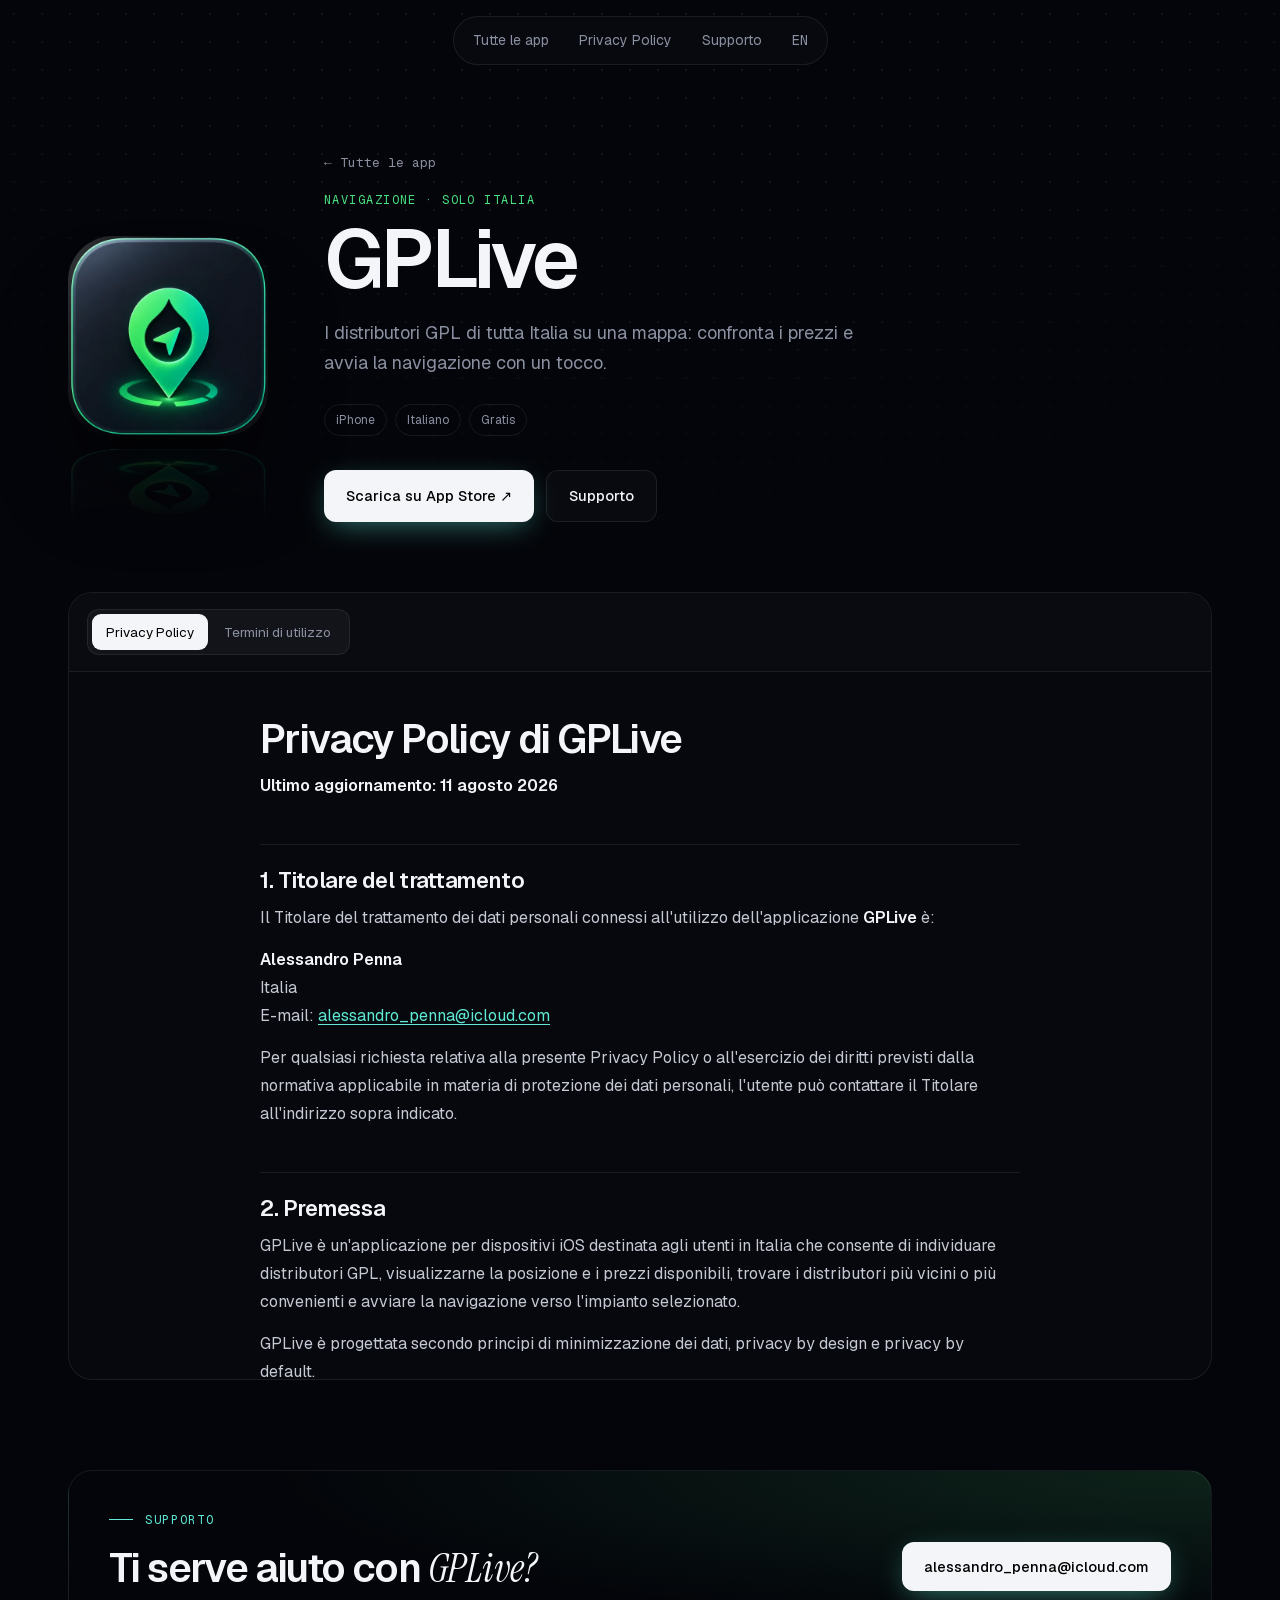
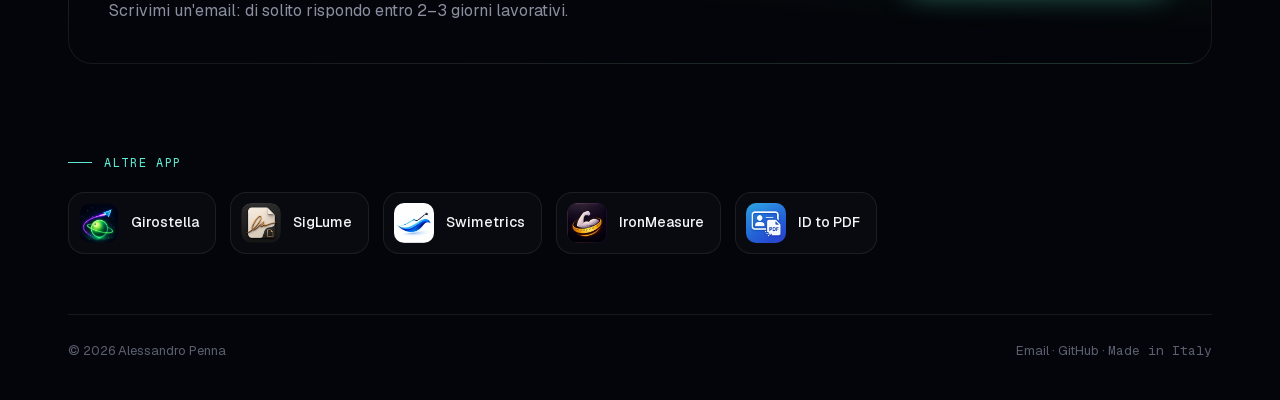
<file: it/apps/gplive/index.html>
<!doctype html>
<html lang="it" class="no-js">
<head>
<meta charset="utf-8">
<meta http-equiv="Content-Security-Policy" content="default-src 'none'; script-src 'self' 'sha256-dFqnkix/KyuQ/tR3B/FYwRtcbWXrtRW7VdscV/VFsmc='; style-src 'self' 'unsafe-inline'; img-src 'self'; font-src 'self'; manifest-src 'self'; base-uri 'none'; form-action 'none'">
<meta name="referrer" content="strict-origin-when-cross-origin">
<meta name="viewport" content="width=device-width,initial-scale=1,viewport-fit=cover">
<title>GPLive · Privacy Policy &amp; Termini — Alessandro</title>
<meta name="description" content="I distributori GPL di tutta Italia su una mappa: confronta i prezzi e avvia la navigazione con un tocco.">
<meta name="theme-color" content="#04050a">
<link rel="canonical" href="https://a-penna.github.io/it/apps/gplive/"><link rel="alternate" hreflang="en" href="https://a-penna.github.io/apps/gplive/"><link rel="alternate" hreflang="it" href="https://a-penna.github.io/it/apps/gplive/"><link rel="alternate" hreflang="x-default" href="https://a-penna.github.io/apps/gplive/">
<meta property="og:type" content="website"><meta property="og:title" content="GPLive · Privacy Policy &amp; Termini — Alessandro"><meta property="og:description" content="I distributori GPL di tutta Italia su una mappa: confronta i prezzi e avvia la navigazione con un tocco."><meta property="og:url" content="https://a-penna.github.io/it/apps/gplive/"><meta property="og:image" content="https://a-penna.github.io/assets/icons/gplive-512.webp">
<link rel="icon" href="/assets/favicon.svg" type="image/svg+xml">
<link rel="preload" href="/assets/fonts/Geist-normal.woff2" as="font" type="font/woff2" crossorigin>
<link rel="stylesheet" href="/assets/site.css?v=b584f94f">
<script>document.documentElement.classList.remove('no-js')</script>
<script src="/assets/site.js?v=3465deec" defer></script>
</head>
<body>
<div class="bg" aria-hidden="true"></div><div class="spot" aria-hidden="true"></div>
<nav aria-label="Main"><div class="links"><a href="/it/#apps">Tutte le app</a><a href="#privacy">Privacy Policy</a><a href="#support">Supporto</a><a href="/apps/gplive/" class="mono" hreflang="en" lang="en">EN</a></div></nav>
<main style="--c:#4ade80">
<section class="ahero">
 <div class="aicon in" style="animation-delay:.1s"><div class="tilt"><img src="/assets/icons/gplive-512.webp" width="512" height="512" alt="GPLive" fetchpriority="high"><div class="gloss"></div><div class="refl" aria-hidden="true"><img src="/assets/icons/gplive-512.webp" alt=""></div></div></div>
 <div>
  <a class="crumb mono in" href="/it/#apps">← Tutte le app</a>
  <div class="cat mono in" style="animation-delay:.05s">Navigazione · Solo Italia</div>
  <h1 class="in" style="animation-delay:.12s">GPLive</h1>
  <p class="in" style="animation-delay:.2s">I distributori GPL di tutta Italia su una mappa: confronta i prezzi e avvia la navigazione con un tocco.</p>
  <div class="chip in" style="animation-delay:.28s"><span>iPhone</span><span>Italiano</span><span>Gratis</span></div>
  <div class="cta in" style="animation-delay:.36s"><a class="btn p" href="https://apps.apple.com/it/app/id6797024859" target="_blank" rel="noopener"> Scarica su App Store ↗</a><a class="btn s" href="#support">Supporto</a></div>
 </div>
</section>

<section class="docs" id="docs" data-type="privacy" data-lang="it">
 <span id="privacy" class="sr"></span><span id="terms" class="sr"></span>
 <div class="dhead">
  <div class="seg" role="tablist" aria-label="Document"><button type="button" data-t="privacy" aria-selected="true">Privacy Policy</button><button type="button" data-t="terms" aria-selected="false">Termini di utilizzo</button></div>
  <div class="seg l" role="tablist" aria-label="Lingua" hidden><button type="button" data-l="it" aria-selected="true" title="Italiano">it</button></div>
 </div>
 <div class="dbody"><article class="doc md" data-doc="privacy-it" lang="it"><h1>Privacy Policy di GPLive</h1>
<p><strong>Ultimo aggiornamento: 11 agosto 2026</strong></p>
<h2>1. Titolare del trattamento</h2>
<p>Il Titolare del trattamento dei dati personali connessi all'utilizzo dell'applicazione <strong>GPLive</strong> è:</p>
<p><strong>Alessandro Penna</strong><br />
Italia<br />
E-mail: <a href="mailto:alessandro_penna@icloud.com">alessandro_penna@icloud.com</a></p>
<p>Per qualsiasi richiesta relativa alla presente Privacy Policy o all'esercizio dei diritti previsti dalla normativa applicabile in materia di protezione dei dati personali, l'utente può contattare il Titolare all'indirizzo sopra indicato.</p>
<h2>2. Premessa</h2>
<p>GPLive è un'applicazione per dispositivi iOS destinata agli utenti in Italia che consente di individuare distributori GPL, visualizzarne la posizione e i prezzi disponibili, trovare i distributori più vicini o più convenienti e avviare la navigazione verso l'impianto selezionato.</p>
<p>GPLive è progettata secondo principi di minimizzazione dei dati, privacy by design e privacy by default.</p>
<p>L'App non richiede la creazione di un account e non richiede all'utente di fornire nome, cognome, numero di telefono o altri dati identificativi per utilizzare le proprie funzionalità principali.</p>
<p>La posizione e le preferenze utilizzate dalle funzionalità principali dell'App sono, nei termini descritti nella presente informativa, elaborate localmente sul dispositivo. Il Titolare non crea una cronologia degli spostamenti dell'utente e non utilizza la posizione per finalità pubblicitarie o di profilazione.</p>
<h2>3. Dati trattati</h2>
<h3>3.1 Dati di posizione</h3>
<p>Con l'autorizzazione dell'utente, GPLive può accedere alla posizione del dispositivo mentre l'App è in uso.</p>
<p>A seconda delle impostazioni di iOS e della scelta dell'utente, il sistema operativo può fornire all'App una posizione precisa oppure approssimativa.</p>
<p>La posizione viene utilizzata esclusivamente per consentire le funzionalità richieste dall'utente, quali mostrare i distributori GPL nelle vicinanze, calcolare distanze indicative, individuare gli impianti più vicini o più convenienti e facilitare l'avvio della navigazione verso il distributore selezionato.</p>
<p>GPLive non trasmette la posizione dell'utente a server gestiti dal Titolare e non conserva su propri sistemi una cronologia delle posizioni o degli spostamenti.</p>
<p>L'autorizzazione alla localizzazione può essere modificata o revocata in qualsiasi momento tramite le impostazioni di iOS. In assenza dell'autorizzazione, alcune funzionalità basate sulla posizione potrebbero non essere disponibili oppure richiedere un'interazione manuale da parte dell'utente.</p>
<h3>3.2 Informazioni memorizzate sul dispositivo</h3>
<p>Per offrire alcune funzionalità e ricordare le preferenze dell'utente, GPLive può memorizzare localmente sul dispositivo informazioni quali i distributori preferiti, l'applicazione di navigazione selezionata e lo stato di utilizzo di alcune funzionalità dell'App.</p>
<p>Tali informazioni rimangono sul dispositivo dell'utente e non vengono trasmesse al Titolare.</p>
<h3>3.3 Dati relativi agli acquisti e agli abbonamenti</h3>
<p>GPLive offre funzionalità Premium attraverso acquisti in-app e abbonamenti.</p>
<p>I pagamenti vengono elaborati da Apple tramite il sistema In-App Purchase dell'App Store. Apple gestisce direttamente il pagamento, la fatturazione, i rinnovi e gli strumenti di pagamento utilizzati dall'utente.</p>
<p>Il Titolare non riceve né conserva numeri di carte di credito, dati bancari o altre credenziali complete di pagamento.</p>
<p>GPLive utilizza <strong>RevenueCat</strong> per la gestione tecnica degli abbonamenti e per verificare il diritto dell'utente ad accedere alle funzionalità Premium.</p>
<p>A tal fine, RevenueCat può trattare informazioni tecniche e relative agli acquisti, quali un identificatore tecnico dell'utente dell'App, informazioni sul dispositivo e sul sistema operativo, informazioni relative al prodotto acquistato, ricevute o informazioni sulle transazioni Apple, stato dell'abbonamento, rinnovi, scadenze e informazioni temporali relative all'utilizzo o agli eventi di acquisto.</p>
<p>Tali informazioni vengono utilizzate esclusivamente per la gestione tecnica degli acquisti, degli abbonamenti, del ripristino degli acquisti e delle funzionalità Premium.</p>
<p>RevenueCat agisce, per i dati degli utenti finali trattati per conto del Titolare, quale responsabile del trattamento secondo i termini applicabili al servizio.</p>
<h3>3.4 Dati forniti volontariamente per assistenza o richieste</h3>
<p>Qualora l'utente contatti il Titolare tramite e-mail, potranno essere trattati l'indirizzo e-mail utilizzato, il contenuto della comunicazione e le eventuali ulteriori informazioni che l'utente scelga volontariamente di fornire.</p>
<p>Tali dati vengono utilizzati esclusivamente per rispondere alla richiesta, fornire assistenza, gestire eventuali richieste relative agli acquisti o consentire l'esercizio dei diritti previsti dalla normativa sulla protezione dei dati personali.</p>
<p>L'utente è invitato a non trasmettere informazioni non necessarie rispetto alla richiesta effettuata.</p>
<h2>4. Finalità del trattamento</h2>
<p>I dati trattati nell'ambito di GPLive vengono utilizzati esclusivamente per consentire il funzionamento dell'App e l'erogazione dei servizi richiesti dall'utente.</p>
<p>In particolare, la posizione viene utilizzata per individuare distributori nelle vicinanze, calcolare distanze e fornire le funzionalità di ricerca basate sulla posizione. Le informazioni memorizzate localmente vengono utilizzate per ricordare le preferenze dell'utente e gestire alcune funzionalità dell'App. Le informazioni relative agli acquisti vengono utilizzate per gestire gli abbonamenti, verificare lo stato Premium e consentire il ripristino degli acquisti.</p>
<p>I dati eventualmente comunicati dall'utente tramite e-mail vengono utilizzati per fornire assistenza e rispondere alle richieste ricevute.</p>
<p>Il Titolare non utilizza i dati trattati attraverso GPLive per pubblicità comportamentale, marketing diretto, profilazione commerciale, vendita di dati personali o addestramento di sistemi di intelligenza artificiale.</p>
<p>GPLive non effettua processi decisionali automatizzati o attività di profilazione idonei a produrre effetti giuridici o analogamente significativi sull'utente.</p>
<h2>5. Dati di pagamento e abbonamenti</h2>
<p>Gli acquisti e gli abbonamenti sottoscritti tramite GPLive sono soggetti ai sistemi e alle condizioni dell'App Store.</p>
<p>Apple gestisce direttamente le informazioni finanziarie e di pagamento dell'utente. Il Titolare non ha accesso ai dati completi degli strumenti di pagamento utilizzati.</p>
<p>RevenueCat riceve e tratta esclusivamente le informazioni necessarie alla gestione tecnica dello stato degli acquisti e degli abbonamenti, nei limiti descritti nella presente Privacy Policy.</p>
<p>La cancellazione di un abbonamento deve essere effettuata attraverso gli strumenti messi a disposizione da Apple.</p>
<h2>6. Base giuridica del trattamento</h2>
<p>Ove applicabile ai sensi del Regolamento (UE) 2016/679 (“GDPR”), i trattamenti descritti nella presente informativa si fondano sulle basi giuridiche previste dalla normativa applicabile.</p>
<p>L'accesso alla posizione del dispositivo avviene previa autorizzazione dell'utente e, ove necessario, sulla base del consenso ai sensi dell'articolo 6, paragrafo 1, lettera a), del GDPR. Tale autorizzazione può essere revocata in qualsiasi momento tramite le impostazioni di iOS.</p>
<p>I trattamenti necessari a fornire le funzionalità richieste dall'utente e a gestire gli acquisti e gli abbonamenti si fondano, ove applicabile, sull'esecuzione del servizio o del rapporto contrattuale ai sensi dell'articolo 6, paragrafo 1, lettera b), del GDPR.</p>
<p>Il trattamento delle richieste di assistenza può fondarsi sull'esecuzione del servizio richiesto dall'utente o, a seconda della natura della richiesta, sul legittimo interesse del Titolare a fornire assistenza e gestire correttamente i rapporti con gli utenti.</p>
<p>Il trattamento eventualmente necessario per adempiere a obblighi previsti dalla legge si fonda sull'articolo 6, paragrafo 1, lettera c), del GDPR.</p>
<p>Ove necessario, le attività dirette a garantire la sicurezza, prevenire abusi e tutelare i diritti del Titolare possono fondarsi sul legittimo interesse ai sensi dell'articolo 6, paragrafo 1, lettera f), del GDPR, nel rispetto dei diritti e delle libertà fondamentali degli interessati.</p>
<h2>7. Conservazione dei dati</h2>
<p>GPLive non conserva sui sistemi del Titolare la posizione dell'utente né una cronologia dei suoi spostamenti.</p>
<p>Le preferenze e le altre informazioni memorizzate localmente sul dispositivo rimangono disponibili fino alla loro eliminazione da parte dell'utente, alla cancellazione dei dati dell'App o alla disinstallazione dell'applicazione, fatti salvi gli eventuali meccanismi di conservazione o backup gestiti autonomamente dal sistema operativo.</p>
<p>Le informazioni relative agli acquisti e agli abbonamenti trattate tramite RevenueCat vengono conservate per il periodo necessario alla fornitura del servizio e alla gestione degli acquisti, secondo i termini contrattuali applicabili e gli eventuali obblighi di legge. L'utente può inoltre richiedere al Titolare la cancellazione dei dati trattati per suo conto tramite RevenueCat, nei limiti previsti dalla normativa applicabile.</p>
<p>Le informazioni relative agli acquisti gestite autonomamente da Apple sono conservate secondo le condizioni e le politiche applicabili ai servizi Apple.</p>
<p>Le comunicazioni inviate volontariamente dall'utente per assistenza vengono conservate per il tempo necessario a gestire la richiesta e, successivamente, nella misura eventualmente necessaria per adempiere a obblighi di legge o tutelare i diritti del Titolare.</p>
<h2>8. Comunicazione dei dati e soggetti terzi</h2>
<p>Il Titolare non vende, concede in licenza, affitta o commercializza i dati personali degli utenti.</p>
<p>Per il funzionamento di determinate funzionalità, alcuni dati possono essere trattati da soggetti terzi.</p>
<p><strong>RevenueCat, Inc.</strong> tratta per conto del Titolare le informazioni tecniche e relative agli acquisti necessarie alla gestione degli abbonamenti e delle funzionalità Premium.</p>
<p><strong>Apple</strong> gestisce autonomamente l'App Store, gli acquisti in-app, gli abbonamenti e i relativi sistemi di pagamento. L'utilizzo di servizi Apple, compresi quelli relativi alle mappe e alla navigazione, è inoltre soggetto alle condizioni e alle politiche privacy di Apple.</p>
<p>Quando l'utente sceglie di aprire un'applicazione esterna di navigazione, quale Google Maps o Waze, GPLive può comunicare al servizio selezionato le informazioni necessarie a identificare la destinazione e avviare la navigazione. A partire da tale momento, il trattamento effettuato dall'applicazione esterna è disciplinato dalla relativa informativa sulla privacy e dalle condizioni del relativo fornitore.</p>
<p>Il Titolare non utilizza servizi pubblicitari o sistemi finalizzati al tracciamento dell'utente tra applicazioni o siti web di soggetti diversi.</p>
<h2>9. Trasferimenti internazionali</h2>
<p>Alcuni fornitori utilizzati per il funzionamento dell'App possono trattare dati personali al di fuori dello Spazio Economico Europeo.</p>
<p>In particolare, RevenueCat, Inc. ha sede negli Stati Uniti e utilizza infrastrutture situate negli Stati Uniti per il trattamento di informazioni relative agli utenti finali.</p>
<p>Quando il trattamento di dati personali comporta un trasferimento verso un Paese per il quale non sia applicabile una decisione di adeguatezza, il trasferimento avviene sulla base delle garanzie previste dalla normativa applicabile.</p>
<p>Il Data Processing Addendum di RevenueCat prevede, per i trasferimenti soggetti alla normativa europea, l'utilizzo delle Clausole Contrattuali Standard approvate dalla Commissione europea.</p>
<p>La posizione dell'utente non viene trasmessa dal Titolare a propri server situati al di fuori dello Spazio Economico Europeo.</p>
<p>L'eventuale trattamento effettuato autonomamente da Apple, Google o Waze a seguito dell'utilizzo dei rispettivi servizi è disciplinato dalle relative informative e garanzie in materia di trasferimenti internazionali.</p>
<h2>10. Servizi di localizzazione e navigazione</h2>
<p>GPLive richiede l'accesso alla posizione esclusivamente quando tale informazione è necessaria per fornire le funzionalità basate sulla vicinanza geografica.</p>
<p>L'App non richiede l'accesso continuativo alla posizione in background per le funzionalità descritte nella presente Privacy Policy.</p>
<p>L'utente può negare l'accesso alla posizione oppure limitarne la precisione attraverso le impostazioni messe a disposizione da iOS.</p>
<p>Quando viene avviata la navigazione tramite un'applicazione esterna, l'applicazione selezionata può richiedere autonomamente l'accesso alla posizione e trattare i relativi dati secondo le proprie condizioni e la propria Privacy Policy.</p>
<h2>11. Fonte dei dati relativi ai carburanti</h2>
<p>GPLive utilizza dati pubblici relativi agli impianti di distribuzione e ai prezzi dei carburanti pubblicati dal <strong>Ministero delle Imprese e del Made in Italy (MIMIT)</strong>.</p>
<p>Il dataset è pubblicato dal MIMIT e messo a disposizione con licenza <strong>Italian Open Data License 2.0 (IODL 2.0)</strong>.</p>
<p>Per scaricare i dataset e i loghi dei distributori, GPLive effettua richieste HTTPS verso i server del MIMIT. Tali richieste non contengono la posizione GPS, le preferenze o i distributori visualizzati dall'utente.</p>
<p>Tuttavia, durante la connessione, i server del MIMIT possono ricevere automaticamente l'indirizzo IP e altri dati tecnici, quali la data e l'ora della richiesta, la risorsa richiesta e il relativo codice di risposta. 
Il MIMIT tratta autonomamente questi dati per finalità statistiche, di sicurezza e di corretto funzionamento dei propri servizi. Il Titolare di GPLive non riceve tali log e non li utilizza per identificare, localizzare o profilare l'utente.</p>
<p>Informativa sul trattamento dei dati da parte del MIMIT:</p>
<p><a href="https://www.mimit.gov.it/it/privacy-sito" target="_blank" rel="noopener">Informativa privacy MIMIT</a>
Dataset ufficiale:</p>
<p><a href="https://www.mimit.gov.it/it/open-data/elenco-dataset/carburanti-prezzi-praticati-e-anagrafica-degli-impianti" target="_blank" rel="noopener">Carburanti – Prezzi praticati e anagrafica degli impianti</a></p>
<p>Licenza:</p>
<p><a href="https://www.dati.gov.it/content/italian-open-data-license-v20" target="_blank" rel="noopener">Italian Open Data License 2.0 – IODL 2.0</a></p>
<p>GPLive è un'applicazione indipendente e non è affiliata, approvata, sponsorizzata o gestita dal Ministero delle Imprese e del Made in Italy o dal Governo italiano.</p>
<p>I prezzi e le informazioni sugli impianti mostrati nell'App derivano dai dati pubblici disponibili. L'utente è invitato a verificare direttamente presso il distributore il prezzo effettivamente praticato, la disponibilità del GPL e l'operatività dell'impianto prima di effettuare il rifornimento.</p>
<h2>12. Sicurezza</h2>
<p>Il Titolare adotta misure tecniche e organizzative ragionevoli e proporzionate alla natura del trattamento, al fine di ridurre il rischio di accesso non autorizzato, perdita, alterazione o divulgazione indebita dei dati personali.</p>
<p>GPLive è progettata per limitare il trattamento dei dati personali a quanto necessario per fornire le proprie funzionalità e per mantenere localmente sul dispositivo le informazioni che non richiedono un trattamento remoto.</p>
<p>Nessun sistema informatico può tuttavia garantire un livello assoluto di sicurezza.</p>
<p>La sicurezza delle informazioni conservate localmente dipende anche dalle misure di protezione del dispositivo e del sistema operativo utilizzate dall'utente.</p>
<h2>13. Diritti dell'interessato</h2>
<p>Nei casi e nei limiti previsti dal GDPR, l'utente può esercitare i diritti riconosciuti dagli articoli 15 e seguenti del Regolamento, compresi il diritto di accesso ai propri dati personali, di rettifica, di cancellazione, di limitazione del trattamento, di opposizione e di portabilità, ove applicabile.</p>
<p>Qualora il trattamento sia basato sul consenso, l'utente può revocare tale consenso in qualsiasi momento, senza pregiudicare la liceità del trattamento effettuato prima della revoca.</p>
<p>Le autorizzazioni relative alla posizione possono essere gestite direttamente attraverso le impostazioni di iOS.</p>
<p>Per esercitare i diritti relativi ai dati trattati dal Titolare o per suo conto, compresi gli eventuali dati gestiti tramite RevenueCat, è possibile scrivere a:</p>
<p><a href="mailto:alessandro_penna@icloud.com">alessandro_penna@icloud.com</a></p>
<p>Poiché la posizione, le preferenze e altre informazioni indicate nella presente informativa possono rimanere esclusivamente sul dispositivo dell'utente, il Titolare non dispone materialmente di tali dati e non è quindi in grado di accedervi, modificarli o cancellarli a distanza. L'utente può gestire tali informazioni direttamente attraverso l'App, le impostazioni del dispositivo o la disinstallazione dell'App, a seconda dei casi.</p>
<p>L'utente ha inoltre il diritto di proporre reclamo all'autorità di controllo competente.</p>
<p>Per gli utenti in Italia, l'autorità competente è il <strong>Garante per la protezione dei dati personali</strong>:</p>
<p><a href="https://www.garanteprivacy.it/" target="_blank" rel="noopener">https://www.garanteprivacy.it/</a></p>
<h2>14. Modifiche alla presente Privacy Policy</h2>
<p>Il Titolare può aggiornare la presente Privacy Policy per tenere conto di modifiche normative, tecniche, funzionali o relative ai servizi utilizzati da GPLive.</p>
<p>La versione aggiornata sarà pubblicata alla presente pagina. La data indicata nella voce <strong>“Ultimo aggiornamento”</strong> consente di identificare la versione vigente dell'informativa.</p>
<p>In caso di modifiche sostanziali che incidano significativamente sulle modalità di trattamento dei dati personali, potranno essere adottate modalità informative ulteriori adeguate alle circostanze.</p>
<h2>15. Contatti</h2>
<p>Per qualsiasi domanda relativa alla presente Privacy Policy, al trattamento dei dati personali o all'esercizio dei diritti previsti dalla normativa applicabile, è possibile contattare:</p>
<p><strong>Alessandro Penna</strong><br />
Italia<br />
E-mail: <a href="mailto:alessandro_penna@icloud.com">alessandro_penna@icloud.com</a></p></article><article class="doc" data-doc="terms" hidden><div class="eula"><p>GPLive è distribuita secondo il Contratto di licenza standard per l&#x27;utente finale (EULA) di Apple.</p><a class="btn s" href="https://www.apple.com/legal/internet-services/itunes/dev/stdeula/" target="_blank" rel="noopener">Leggi l'EULA standard di Apple ↗</a></div></article></div>
</section>

<section class="sup rv" id="support">
 <div><div class="eyebrow mono">Supporto</div><h2>Ti serve aiuto con <em>GPLive?</em></h2><p>Scrivimi un'email: di solito rispondo entro 2–3 giorni lavorativi.</p></div>
 <a class="btn p" href="mailto:alessandro_penna@icloud.com?subject=GPLive">alessandro_penna@icloud.com</a>
</section>

<section class="more rv"><div class="eyebrow mono">Altre app</div><div class="row"><a href="/it/apps/girostella/"><img src="/assets/icons/girostella-144.webp" width="40" height="40" alt="" loading="lazy"><span>Girostella</span></a><a href="/it/apps/siglume/"><img src="/assets/icons/siglume-144.webp" width="40" height="40" alt="" loading="lazy"><span>SigLume</span></a><a href="/it/apps/swimetrics/"><img src="/assets/icons/swimetrics-144.webp" width="40" height="40" alt="" loading="lazy"><span>Swimetrics</span></a><a href="/it/apps/ironmeasure/"><img src="/assets/icons/ironmeasure-144.webp" width="40" height="40" alt="" loading="lazy"><span>IronMeasure</span></a><a href="/it/apps/id-to-pdf/"><img src="/assets/icons/id-to-pdf-144.webp" width="40" height="40" alt="" loading="lazy"><span>ID to PDF</span></a></div></section>
<footer><span>© 2026 Alessandro Penna</span><span><a href="mailto:alessandro_penna@icloud.com">Email</a> · <a href="https://github.com/a-penna" target="_blank" rel="noopener">GitHub</a> · <span class="mono">Made in Italy</span></span></footer>
</main>
</body>
</html>
</file>
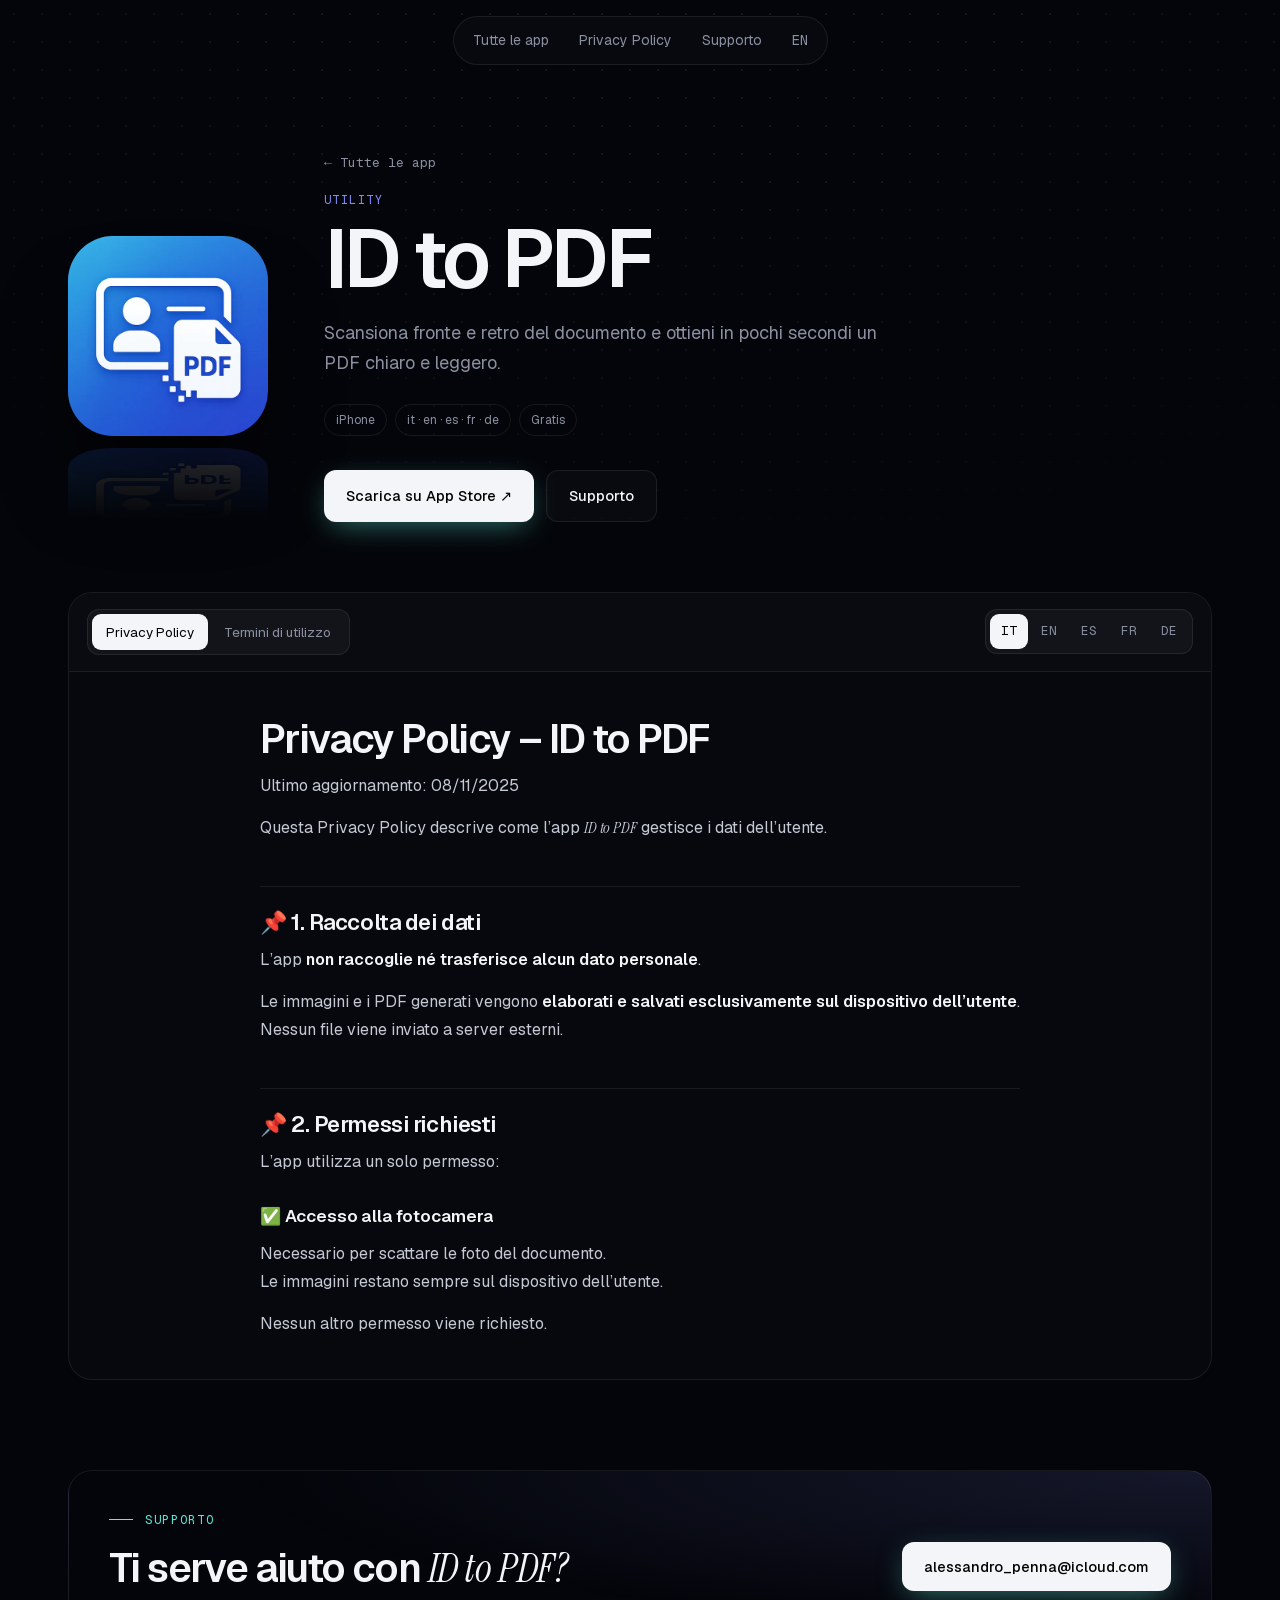
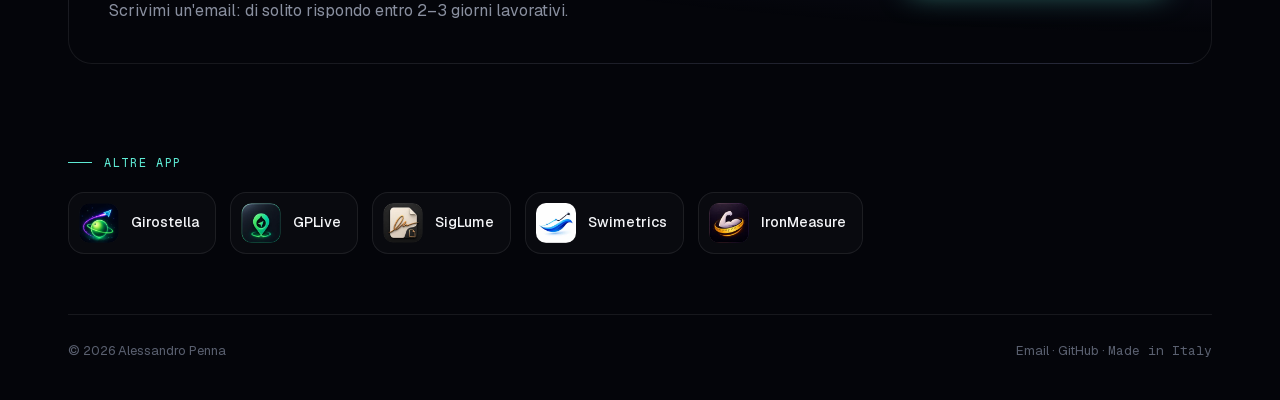
<file: it/apps/id-to-pdf/index.html>
<!doctype html>
<html lang="it" class="no-js">
<head>
<meta charset="utf-8">
<meta http-equiv="Content-Security-Policy" content="default-src 'none'; script-src 'self' 'sha256-dFqnkix/KyuQ/tR3B/FYwRtcbWXrtRW7VdscV/VFsmc='; style-src 'self' 'unsafe-inline'; img-src 'self'; font-src 'self'; manifest-src 'self'; base-uri 'none'; form-action 'none'">
<meta name="referrer" content="strict-origin-when-cross-origin">
<meta name="viewport" content="width=device-width,initial-scale=1,viewport-fit=cover">
<title>ID to PDF · Privacy Policy &amp; Termini — Alessandro</title>
<meta name="description" content="Scansiona fronte e retro del documento e ottieni in pochi secondi un PDF chiaro e leggero.">
<meta name="theme-color" content="#04050a">
<link rel="canonical" href="https://a-penna.github.io/it/apps/id-to-pdf/"><link rel="alternate" hreflang="en" href="https://a-penna.github.io/apps/id-to-pdf/"><link rel="alternate" hreflang="it" href="https://a-penna.github.io/it/apps/id-to-pdf/"><link rel="alternate" hreflang="x-default" href="https://a-penna.github.io/apps/id-to-pdf/">
<meta property="og:type" content="website"><meta property="og:title" content="ID to PDF · Privacy Policy &amp; Termini — Alessandro"><meta property="og:description" content="Scansiona fronte e retro del documento e ottieni in pochi secondi un PDF chiaro e leggero."><meta property="og:url" content="https://a-penna.github.io/it/apps/id-to-pdf/"><meta property="og:image" content="https://a-penna.github.io/assets/icons/id-to-pdf-512.webp">
<link rel="icon" href="/assets/favicon.svg" type="image/svg+xml">
<link rel="preload" href="/assets/fonts/Geist-normal.woff2" as="font" type="font/woff2" crossorigin>
<link rel="stylesheet" href="/assets/site.css?v=b584f94f">
<script>document.documentElement.classList.remove('no-js')</script>
<script src="/assets/site.js?v=3465deec" defer></script>
</head>
<body>
<div class="bg" aria-hidden="true"></div><div class="spot" aria-hidden="true"></div>
<nav aria-label="Main"><div class="links"><a href="/it/#apps">Tutte le app</a><a href="#privacy">Privacy Policy</a><a href="#support">Supporto</a><a href="/apps/id-to-pdf/" class="mono" hreflang="en" lang="en">EN</a></div></nav>
<main style="--c:#818cf8">
<section class="ahero">
 <div class="aicon in" style="animation-delay:.1s"><div class="tilt"><img src="/assets/icons/id-to-pdf-512.webp" width="512" height="512" alt="ID to PDF" fetchpriority="high"><div class="gloss"></div><div class="refl" aria-hidden="true"><img src="/assets/icons/id-to-pdf-512.webp" alt=""></div></div></div>
 <div>
  <a class="crumb mono in" href="/it/#apps">← Tutte le app</a>
  <div class="cat mono in" style="animation-delay:.05s">Utility</div>
  <h1 class="in" style="animation-delay:.12s">ID to PDF</h1>
  <p class="in" style="animation-delay:.2s">Scansiona fronte e retro del documento e ottieni in pochi secondi un PDF chiaro e leggero.</p>
  <div class="chip in" style="animation-delay:.28s"><span>iPhone</span><span>it · en · es · fr · de</span><span>Gratis</span></div>
  <div class="cta in" style="animation-delay:.36s"><a class="btn p" href="https://apps.apple.com/app/id6754233252" target="_blank" rel="noopener"> Scarica su App Store ↗</a><a class="btn s" href="#support">Supporto</a></div>
 </div>
</section>

<section class="docs" id="docs" data-type="privacy" data-lang="it">
 <span id="privacy" class="sr"></span><span id="terms" class="sr"></span>
 <div class="dhead">
  <div class="seg" role="tablist" aria-label="Document"><button type="button" data-t="privacy" aria-selected="true">Privacy Policy</button><button type="button" data-t="terms" aria-selected="false">Termini di utilizzo</button></div>
  <div class="seg l" role="tablist" aria-label="Lingua"><button type="button" data-l="it" aria-selected="true" title="Italiano">it</button><button type="button" data-l="en" aria-selected="false" title="English">en</button><button type="button" data-l="es" aria-selected="false" title="Español">es</button><button type="button" data-l="fr" aria-selected="false" title="Français">fr</button><button type="button" data-l="de" aria-selected="false" title="Deutsch">de</button></div>
 </div>
 <div class="dbody"><article class="doc md" data-doc="privacy-de" lang="de" hidden><h1>Datenschutzrichtlinie – ID to PDF</h1>
<p>Letzte Aktualisierung: 08.11.2025</p>
<p>Diese Richtlinie erklärt, wie <em>ID to PDF</em> Nutzerdaten verarbeitet.</p>
<h2>📌 1. Datenerhebung</h2>
<p>Die App <strong>erfasst oder übermittelt keinerlei personenbezogene Daten</strong>.</p>
<p>Alle Bilder und PDFs werden <strong>ausschließlich auf dem Gerät des Nutzers verarbeitet und gespeichert</strong>.<br />
Es findet kein Upload auf externe Server statt.</p>
<h2>📌 2. Berechtigungen</h2>
<p>Die App benötigt nur:</p>
<h3>✅ Kamerazugriff</h3>
<p>Erforderlich zum Fotografieren des Dokuments.<br />
Die Bilder bleiben auf dem Gerät des Nutzers.</p>
<h2>📌 3. In-App-Käufe</h2>
<p>Käufe werden ausschließlich über den <strong>Apple App Store</strong> abgewickelt.<br />
Die App speichert keine Zahlungsdaten.</p>
<h2>📌 4. Weitergabe von Daten</h2>
<p>Es werden keine Daten an Dritte weitergegeben.</p>
<h2>📌 5. Kontakt</h2>
<p>Kontakt für Fragen:<br />
📬 alessandro_penna@icloud.com</p></article><article class="doc md" data-doc="privacy-en" lang="en" hidden><h1>Privacy Policy – ID to PDF</h1>
<p>Last updated: 08/11/2025</p>
<p>This Privacy Policy explains how <em>ID to PDF</em> handles user data.</p>
<h2>📌 1. Data collection</h2>
<p>The app <strong>does not collect or transmit any personal data</strong>.</p>
<p>All images and generated PDFs are <strong>processed and stored only on the user’s device</strong>.<br />
No files are uploaded to external servers.</p>
<h2>📌 2. Permissions used</h2>
<p>The app requires only one permission:</p>
<h3>✅ Camera access</h3>
<p>Required to capture photos of the document.<br />
Images always remain on the user’s device.</p>
<p>No additional permissions are requested.</p>
<h2>📌 3. In-app purchases</h2>
<p>All purchases are handled by <strong>Apple App Store</strong>.<br />
The app does not store or process any payment information.</p>
<h2>📌 4. Data sharing</h2>
<p>No data is shared with third parties.</p>
<h2>📌 5. Contact</h2>
<p>For questions or support:<br />
📬 alessandro_penna@icloud.com</p></article><article class="doc md" data-doc="privacy-es" lang="es" hidden><h1>Política de Privacidad – ID to PDF</h1>
<p>Última actualización: 08/11/2025</p>
<p>Esta Política explica cómo la app <em>ID to PDF</em> gestiona los datos del usuario.</p>
<h2>📌 1. Recopilación de datos</h2>
<p>La app <strong>no recopila ni transmite ningún dato personal</strong>.</p>
<p>Las imágenes y los PDF generados se <strong>procesan y almacenan únicamente en el dispositivo del usuario</strong>.<br />
No se envían archivos a servidores externos.</p>
<h2>📌 2. Permisos utilizados</h2>
<p>La app solo requiere un permiso:</p>
<h3>✅ Acceso a la cámara</h3>
<p>Necesario para fotografiar el documento.<br />
Las imágenes permanecen siempre en el dispositivo.</p>
<h2>📌 3. Compras integradas</h2>
<p>Las compras se gestionan mediante <strong>Apple App Store</strong>.<br />
La app no almacena datos de pago.</p>
<h2>📌 4. Transferencia de datos</h2>
<p>No se comparte ningún dato con terceros.</p>
<h2>📌 5. Contacto</h2>
<p>Para consultas o soporte:<br />
📬 alessandro_penna@icloud.it</p></article><article class="doc md" data-doc="privacy-fr" lang="fr" hidden><h1>Politique de Confidentialité – ID to PDF</h1>
<p>Dernière mise à jour : 08/11/2025</p>
<p>Cette politique explique comment <em>ID to PDF</em> gère les données des utilisateurs.</p>
<h2>📌 1. Collecte de données</h2>
<p>L’app <strong>ne collecte ni ne transmet aucune donnée personnelle</strong>.</p>
<p>Les images et PDF générés sont <strong>traités et enregistrés uniquement sur l’appareil de l’utilisateur</strong>.<br />
Aucun fichier n’est envoyé à des serveurs externes.</p>
<h2>📌 2. Permissions utilisées</h2>
<p>L’app demande uniquement :</p>
<h3>✅ Accès à la caméra</h3>
<p>Nécessaire pour photographier le document.<br />
Les images restent sur l’appareil.</p>
<h2>📌 3. Achats intégrés</h2>
<p>Les achats sont gérés par <strong>Apple App Store</strong>.<br />
L’app ne conserve aucune donnée de paiement.</p>
<h2>📌 4. Partage des données</h2>
<p>Aucune donnée n’est partagée avec des tiers.</p>
<h2>📌 5. Contact</h2>
<p>Pour toute question :<br />
📬 alessandro_penna@icloud.it</p></article><article class="doc md" data-doc="privacy-it" lang="it"><h1>Privacy Policy – ID to PDF</h1>
<p>Ultimo aggiornamento: 08/11/2025</p>
<p>Questa Privacy Policy descrive come l’app <em>ID to PDF</em> gestisce i dati dell’utente.</p>
<h2>📌 1. Raccolta dei dati</h2>
<p>L’app <strong>non raccoglie né trasferisce alcun dato personale</strong>.</p>
<p>Le immagini e i PDF generati vengono <strong>elaborati e salvati esclusivamente sul dispositivo dell’utente</strong>.<br />
Nessun file viene inviato a server esterni.</p>
<h2>📌 2. Permessi richiesti</h2>
<p>L’app utilizza un solo permesso:</p>
<h3>✅ Accesso alla fotocamera</h3>
<p>Necessario per scattare le foto del documento.<br />
Le immagini restano sempre sul dispositivo dell’utente.</p>
<p>Nessun altro permesso viene richiesto.</p>
<h2>📌 3. Acquisti in-app</h2>
<p>L’app utilizza esclusivamente il sistema di pagamento sicuro fornito da <strong>Apple App Store</strong>.<br />
L’app <strong>non conserva</strong>, non elabora e non visualizza alcun dato relativo al pagamento.</p>
<h2>📌 4. Trasferimento dei dati</h2>
<p>Nessun dato viene inviato o condiviso con terze parti.</p>
<h2>📌 5. Contatti</h2>
<p>Per qualunque informazione:<br />
📬 alessandro_penna@icloud.com</p></article><article class="doc" data-doc="terms" hidden><div class="eula"><p>ID to PDF è distribuita secondo il Contratto di licenza standard per l&#x27;utente finale (EULA) di Apple.</p><a class="btn s" href="https://www.apple.com/legal/internet-services/itunes/dev/stdeula/" target="_blank" rel="noopener">Leggi l'EULA standard di Apple ↗</a></div></article></div>
</section>

<section class="sup rv" id="support">
 <div><div class="eyebrow mono">Supporto</div><h2>Ti serve aiuto con <em>ID to PDF?</em></h2><p>Scrivimi un'email: di solito rispondo entro 2–3 giorni lavorativi.</p></div>
 <a class="btn p" href="mailto:alessandro_penna@icloud.com?subject=ID to PDF">alessandro_penna@icloud.com</a>
</section>

<section class="more rv"><div class="eyebrow mono">Altre app</div><div class="row"><a href="/it/apps/girostella/"><img src="/assets/icons/girostella-144.webp" width="40" height="40" alt="" loading="lazy"><span>Girostella</span></a><a href="/it/apps/gplive/"><img src="/assets/icons/gplive-144.webp" width="40" height="40" alt="" loading="lazy"><span>GPLive</span></a><a href="/it/apps/siglume/"><img src="/assets/icons/siglume-144.webp" width="40" height="40" alt="" loading="lazy"><span>SigLume</span></a><a href="/it/apps/swimetrics/"><img src="/assets/icons/swimetrics-144.webp" width="40" height="40" alt="" loading="lazy"><span>Swimetrics</span></a><a href="/it/apps/ironmeasure/"><img src="/assets/icons/ironmeasure-144.webp" width="40" height="40" alt="" loading="lazy"><span>IronMeasure</span></a></div></section>
<footer><span>© 2026 Alessandro Penna</span><span><a href="mailto:alessandro_penna@icloud.com">Email</a> · <a href="https://github.com/a-penna" target="_blank" rel="noopener">GitHub</a> · <span class="mono">Made in Italy</span></span></footer>
</main>
</body>
</html>
</file>
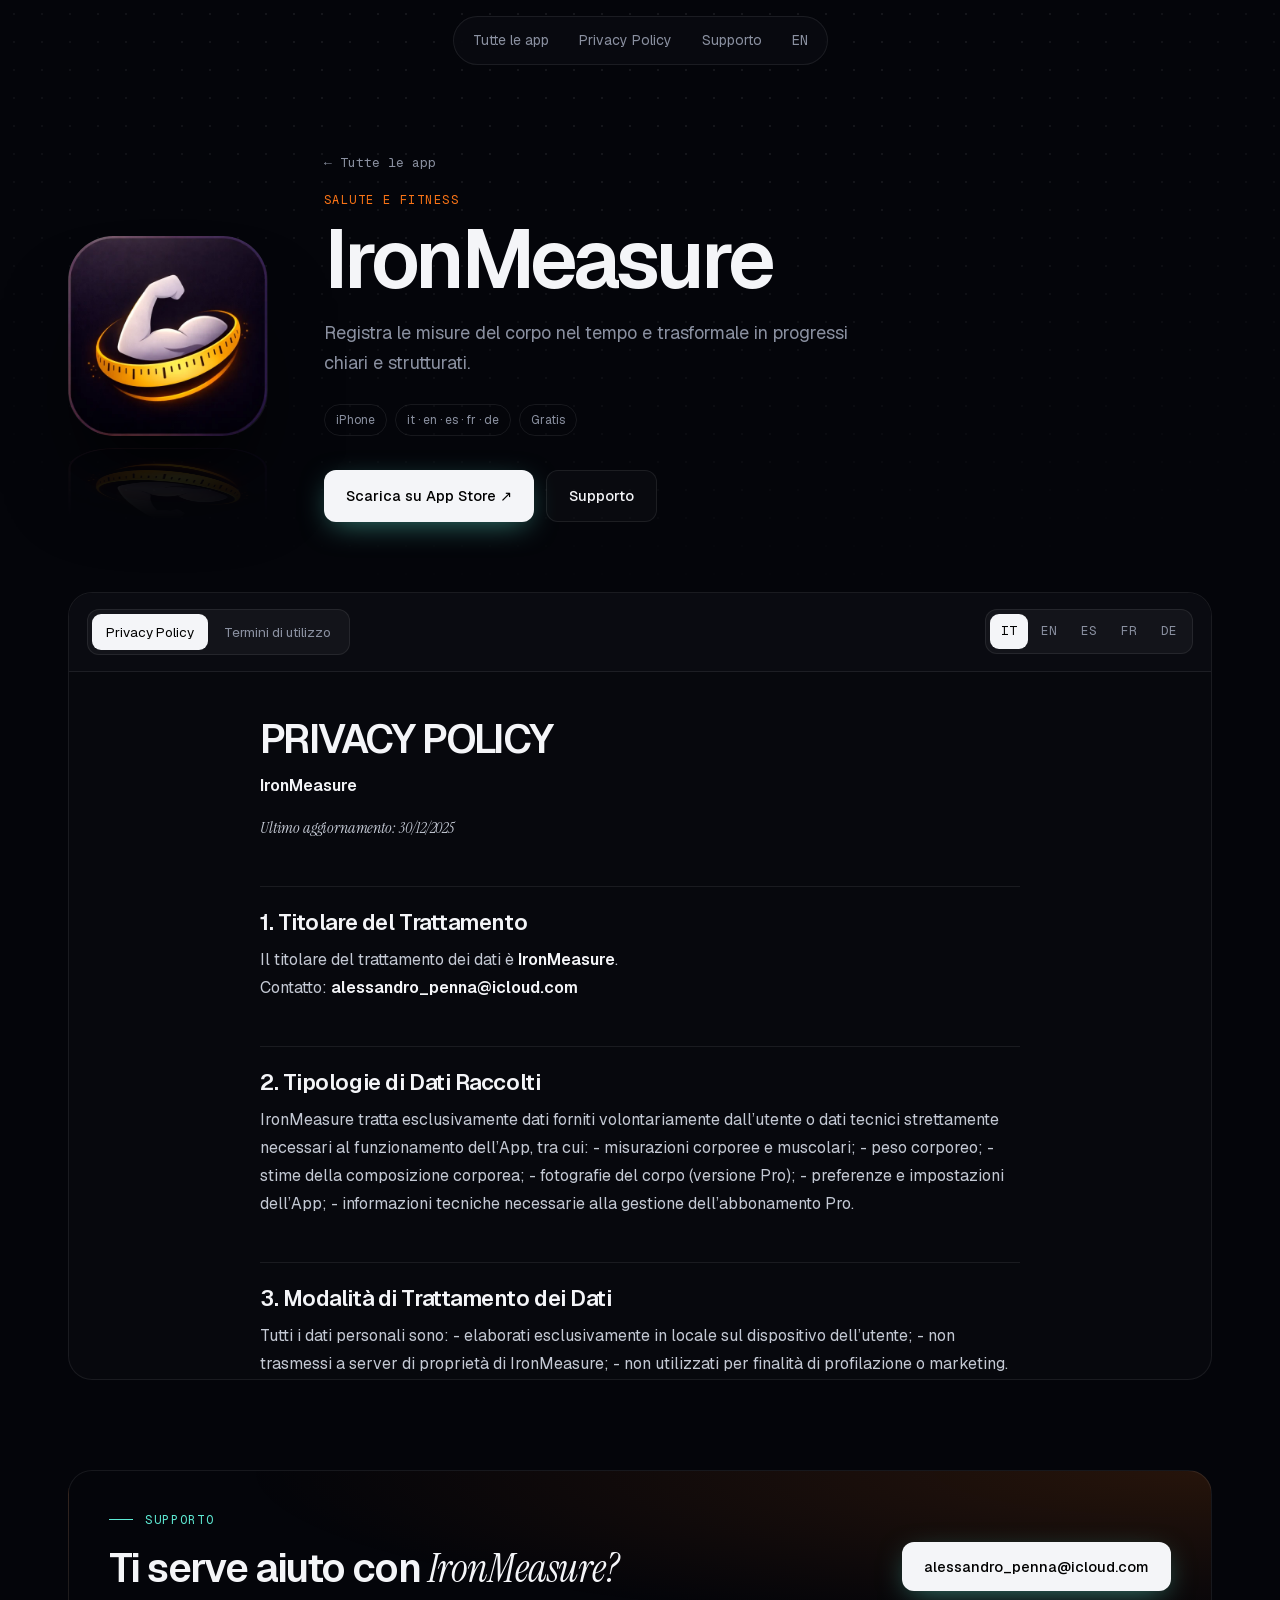
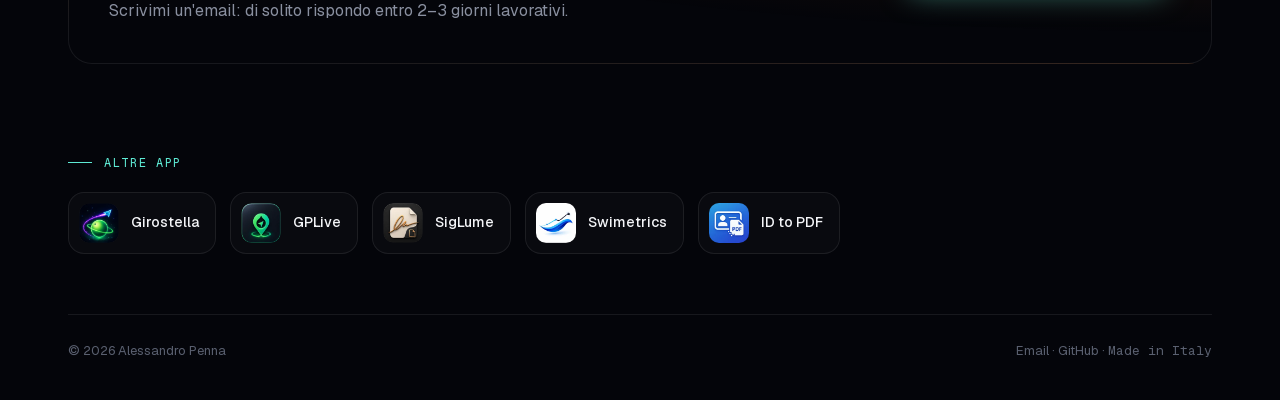
<file: it/apps/ironmeasure/index.html>
<!doctype html>
<html lang="it" class="no-js">
<head>
<meta charset="utf-8">
<meta http-equiv="Content-Security-Policy" content="default-src 'none'; script-src 'self' 'sha256-dFqnkix/KyuQ/tR3B/FYwRtcbWXrtRW7VdscV/VFsmc='; style-src 'self' 'unsafe-inline'; img-src 'self'; font-src 'self'; manifest-src 'self'; base-uri 'none'; form-action 'none'">
<meta name="referrer" content="strict-origin-when-cross-origin">
<meta name="viewport" content="width=device-width,initial-scale=1,viewport-fit=cover">
<title>IronMeasure · Privacy Policy &amp; Termini — Alessandro</title>
<meta name="description" content="Registra le misure del corpo nel tempo e trasformale in progressi chiari e strutturati.">
<meta name="theme-color" content="#04050a">
<link rel="canonical" href="https://a-penna.github.io/it/apps/ironmeasure/"><link rel="alternate" hreflang="en" href="https://a-penna.github.io/apps/ironmeasure/"><link rel="alternate" hreflang="it" href="https://a-penna.github.io/it/apps/ironmeasure/"><link rel="alternate" hreflang="x-default" href="https://a-penna.github.io/apps/ironmeasure/">
<meta property="og:type" content="website"><meta property="og:title" content="IronMeasure · Privacy Policy &amp; Termini — Alessandro"><meta property="og:description" content="Registra le misure del corpo nel tempo e trasformale in progressi chiari e strutturati."><meta property="og:url" content="https://a-penna.github.io/it/apps/ironmeasure/"><meta property="og:image" content="https://a-penna.github.io/assets/icons/ironmeasure-512.webp">
<link rel="icon" href="/assets/favicon.svg" type="image/svg+xml">
<link rel="preload" href="/assets/fonts/Geist-normal.woff2" as="font" type="font/woff2" crossorigin>
<link rel="stylesheet" href="/assets/site.css?v=b584f94f">
<script>document.documentElement.classList.remove('no-js')</script>
<script src="/assets/site.js?v=3465deec" defer></script>
</head>
<body>
<div class="bg" aria-hidden="true"></div><div class="spot" aria-hidden="true"></div>
<nav aria-label="Main"><div class="links"><a href="/it/#apps">Tutte le app</a><a href="#privacy">Privacy Policy</a><a href="#support">Supporto</a><a href="/apps/ironmeasure/" class="mono" hreflang="en" lang="en">EN</a></div></nav>
<main style="--c:#f97316">
<section class="ahero">
 <div class="aicon in" style="animation-delay:.1s"><div class="tilt"><img src="/assets/icons/ironmeasure-512.webp" width="512" height="512" alt="IronMeasure" fetchpriority="high"><div class="gloss"></div><div class="refl" aria-hidden="true"><img src="/assets/icons/ironmeasure-512.webp" alt=""></div></div></div>
 <div>
  <a class="crumb mono in" href="/it/#apps">← Tutte le app</a>
  <div class="cat mono in" style="animation-delay:.05s">Salute e fitness</div>
  <h1 class="in" style="animation-delay:.12s">IronMeasure</h1>
  <p class="in" style="animation-delay:.2s">Registra le misure del corpo nel tempo e trasformale in progressi chiari e strutturati.</p>
  <div class="chip in" style="animation-delay:.28s"><span>iPhone</span><span>it · en · es · fr · de</span><span>Gratis</span></div>
  <div class="cta in" style="animation-delay:.36s"><a class="btn p" href="https://apps.apple.com/app/id6755872551" target="_blank" rel="noopener"> Scarica su App Store ↗</a><a class="btn s" href="#support">Supporto</a></div>
 </div>
</section>

<section class="docs" id="docs" data-type="privacy" data-lang="it">
 <span id="privacy" class="sr"></span><span id="terms" class="sr"></span>
 <div class="dhead">
  <div class="seg" role="tablist" aria-label="Document"><button type="button" data-t="privacy" aria-selected="true">Privacy Policy</button><button type="button" data-t="terms" aria-selected="false">Termini di utilizzo</button></div>
  <div class="seg l" role="tablist" aria-label="Lingua"><button type="button" data-l="it" aria-selected="true" title="Italiano">it</button><button type="button" data-l="en" aria-selected="false" title="English">en</button><button type="button" data-l="es" aria-selected="false" title="Español">es</button><button type="button" data-l="fr" aria-selected="false" title="Français">fr</button><button type="button" data-l="de" aria-selected="false" title="Deutsch">de</button></div>
 </div>
 <div class="dbody"><article class="doc md" data-doc="privacy-de" lang="de" hidden><h1>DATENSCHUTZERKLÄRUNG</h1>
<p><strong>IronMeasure</strong></p>
<p><em>Zuletzt aktualisiert: 30.12.2025</em></p>
<h2>1. Verantwortlicher</h2>
<p>Verantwortlicher für die Datenverarbeitung ist <strong>IronMeasure</strong>.<br />
Kontakt: <strong>alessandro_penna@icloud.com</strong></p>
<h2>2. Arten der erhobenen Daten</h2>
<p>IronMeasure verarbeitet ausschließlich vom Nutzer freiwillig bereitgestellte Daten oder technische Daten, die für den Betrieb der App unbedingt erforderlich sind, darunter:
- Körper- und Muskelmessungen;
- Körpergewicht;
- Schätzungen der Körperzusammensetzung;
- Körperfotos (Pro-Version);
- App-Einstellungen und Präferenzen;
- technische Informationen zur Verwaltung des Pro-Abonnements.</p>
<h2>3. Datenverarbeitung</h2>
<p>Alle personenbezogenen Daten werden:
- ausschließlich lokal auf dem Gerät des Nutzers verarbeitet;
- nicht an Server von IronMeasure übertragen;
- nicht für Profiling- oder Marketingzwecke verwendet.</p>
<p>IronMeasure hat keinen Fernzugriff auf Nutzerdaten.</p>
<h2>4. Zahlungs- und Abonnementdaten</h2>
<p>Zahlungs- und Abonnementdaten werden ausschließlich verarbeitet durch:
- <strong>Apple</strong>, über In-App Purchase;
- <strong>RevenueCat</strong>, als technischer Dienstleister zur Abonnementverwaltung.</p>
<p>RevenueCat kann <strong>begrenzte technische Informationen</strong> (z. B. Kaufereignisse, Abonnementstatus und Zeitstempel) <strong>ausschließlich</strong> zur Verwaltung der Abonnements verarbeiten.<br />
Technische Informationen im Zusammenhang mit Abonnements sind pseudonymisierten Kennungen zugeordnet und erlauben keine direkte Identifizierung des Nutzers.
IronMeasure speichert keine Zahlungsdaten.</p>
<h2>5. Zweck der Verarbeitung</h2>
<p>Die Daten werden ausschließlich verwendet, um:
- die Funktionen der App bereitzustellen;
- Fortschritte, Verläufe und Diagramme anzuzeigen;
- den Zugriff auf Pro-Funktionen zu verwalten;
- Benachrichtigungen zu senden, sofern aktiviert.</p>
<h2>6. Rechtsgrundlage</h2>
<p>Die Verarbeitung erfolgt auf Grundlage von:
- Einwilligung des Nutzers;
- technischer und vertraglicher Notwendigkeit.</p>
<h2>7. Speicherdauer</h2>
<p>Die Daten verbleiben auf dem Gerät des Nutzers, bis sie manuell gelöscht oder die App deinstalliert wird.</p>
<h2>8. Rechte des Nutzers</h2>
<p>Der Nutzer hat das Recht auf:
- Auskunft;
- Berichtigung;
- Löschung;
- Widerruf der Einwilligung.</p>
<p>Diese Rechte können direkt in der App ausgeübt werden.</p>
<h2>9. Sicherheit</h2>
<p>IronMeasure setzt geeignete technische Maßnahmen zum Schutz der lokal gespeicherten Daten ein.</p>
<p>IronMeasure kann geräteinterne Authentifizierungsmechanismen (wie Gerätecode oder Face ID) ausschließlich zum Schutz des Zugriffs auf die App verwenden.<br />
Diese Mechanismen werden vollständig vom Betriebssystem verwaltet, und <strong>IronMeasure verarbeitet oder speichert keine biometrischen Daten oder Zugangscodes</strong>.</p>
<h2>10. Minderjährige</h2>
<p>IronMeasure richtet sich an Nutzer ab <strong>13 Jahren</strong>.<br />
Es werden keine Daten von Kindern unter diesem Alter bewusst erhoben.</p>
<h2>11. Änderungen dieser Datenschutzerklärung</h2>
<p>Diese Datenschutzerklärung kann jederzeit aktualisiert werden.</p>
<h2>12. Kontakt</h2>
<p>Bei Fragen zum Datenschutz:<br />
<strong>alessandro_penna@icloud.com</strong></p></article><article class="doc md" data-doc="privacy-en" lang="en" hidden><h1>PRIVACY POLICY</h1>
<p><strong>IronMeasure</strong></p>
<p><em>Last updated: 30/12/2025</em></p>
<h2>1. Data Controller</h2>
<p>The data controller is <strong>IronMeasure</strong>.<br />
Contact: <strong>alessandro_penna@icloud.com</strong></p>
<h2>2. Types of Data Collected</h2>
<p>IronMeasure processes only data voluntarily provided by the user or technical data strictly necessary for the operation of the App, including:
- body and muscle measurements;
- body weight;
- body composition estimates;
- body photos (Pro version);
- app preferences and settings;
- technical information required to manage the Pro subscription.</p>
<h2>3. Data Processing</h2>
<p>All personal data are:
- processed exclusively on the user’s device;
- not transmitted to IronMeasure servers;
- not used for profiling or marketing purposes.</p>
<p>IronMeasure has no remote access to user data.</p>
<h2>4. Payment and Subscription Data</h2>
<p>Payment and subscription data are handled exclusively by:
- <strong>Apple</strong>, via In-App Purchase;
- <strong>RevenueCat</strong>, as a technical intermediary for subscription management.</p>
<p>RevenueCat may process <strong>limited technical information</strong> related to subscriptions (such as purchase events, subscription status, and timestamps) <strong>solely</strong> to provide subscription management functionality.<br />
Technical information related to subscriptions is associated with pseudonymized identifiers and does not allow direct identification of the user.
IronMeasure does not collect or store payment data.</p>
<h2>5. Purpose of Processing</h2>
<p>Data are used solely to:
- provide app functionality;
- display progress, history, and charts;
- manage access to Pro features;
- send notifications, if enabled by the user.</p>
<h2>6. Legal Basis</h2>
<p>Data processing is based on:
- user consent;
- technical and contractual necessity to provide the service.</p>
<h2>7. Data Retention</h2>
<p>Data remain stored on the user’s device until:
- manually deleted by the user;
- the App is uninstalled.</p>
<h2>8. User Rights</h2>
<p>Users have the right to:
- access their data;
- modify or delete their data;
- withdraw consent at any time.</p>
<p>These actions can be performed directly within the App.</p>
<h2>9. Security</h2>
<p>IronMeasure applies appropriate technical measures to protect locally stored data.</p>
<p>IronMeasure may use device-level authentication mechanisms (such as passcode or Face ID) solely to protect access to the App.<br />
These mechanisms are fully managed by the operating system, and <strong>no biometric data or passcodes are collected, stored, or processed by IronMeasure</strong>.</p>
<h2>10. Minors</h2>
<p>IronMeasure is intended for users aged <strong>13 and older</strong>.<br />
It does not knowingly collect personal data from children under this age.</p>
<h2>11. Changes to This Policy</h2>
<p>This Privacy Policy may be updated at any time.<br />
Changes take effect upon publication.</p>
<h2>12. Contact</h2>
<p>For questions regarding this Privacy Policy:<br />
<strong>alessandro_penna@icloud.com</strong></p></article><article class="doc md" data-doc="privacy-es" lang="es" hidden><h1>POLÍTICA DE PRIVACIDAD</h1>
<p><strong>IronMeasure</strong></p>
<p><em>Última actualización: 30/12/2025</em></p>
<h2>1. Responsable del tratamiento</h2>
<p>El responsable del tratamiento de los datos es <strong>IronMeasure</strong>.<br />
Contacto: <strong>alessandro_penna@icloud.com</strong></p>
<h2>2. Tipos de datos recopilados</h2>
<p>IronMeasure trata únicamente los datos proporcionados voluntariamente por el usuario o los datos técnicos estrictamente necesarios para el funcionamiento de la aplicación, entre ellos:
- medidas corporales y musculares;
- peso corporal;
- estimaciones de composición corporal;
- fotos corporales (versión Pro);
- preferencias y ajustes de la aplicación;
- información técnica necesaria para la gestión de la suscripción Pro.</p>
<h2>3. Tratamiento de los datos</h2>
<p>Todos los datos personales:
- se procesan exclusivamente en el dispositivo del usuario;
- no se transmiten a servidores de IronMeasure;
- no se utilizan para fines de perfilado o marketing.</p>
<p>IronMeasure no tiene acceso remoto a los datos del usuario.</p>
<h2>4. Datos de pago y suscripciones</h2>
<p>Los datos relativos a pagos y suscripciones son gestionados exclusivamente por:
- <strong>Apple</strong>, mediante In-App Purchase;
- <strong>RevenueCat</strong>, como intermediario técnico para la gestión de suscripciones.</p>
<p>RevenueCat puede tratar <strong>información técnica limitada</strong> (como eventos de compra, estado de la suscripción y marcas de tiempo) <strong>únicamente</strong> con el fin de gestionar las suscripciones.<br />
La información técnica relacionada con las suscripciones está asociada a identificadores seudonimizados y no permite la identificación directa del usuario.
IronMeasure no recopila ni almacena datos de pago.</p>
<h2>5. Finalidad del tratamiento</h2>
<p>Los datos se utilizan exclusivamente para:
- proporcionar las funciones de la aplicación;
- mostrar el progreso, historiales y gráficos;
- gestionar el acceso a las funciones Pro;
- enviar notificaciones, si el usuario las habilita.</p>
<h2>6. Base legal</h2>
<p>El tratamiento se basa en:
- el consentimiento del usuario;
- la necesidad técnica y contractual del servicio.</p>
<h2>7. Conservación de los datos</h2>
<p>Los datos permanecen en el dispositivo del usuario hasta su eliminación manual o la desinstalación de la aplicación.</p>
<h2>8. Derechos del usuario</h2>
<p>El usuario tiene derecho a:
- acceder a sus datos;
- modificarlos o eliminarlos;
- retirar su consentimiento.</p>
<p>Estos derechos pueden ejercerse directamente desde la aplicación.</p>
<h2>9. Seguridad</h2>
<p>IronMeasure aplica medidas técnicas adecuadas para proteger los datos almacenados localmente.</p>
<p>IronMeasure puede utilizar mecanismos de autenticación del dispositivo (como código de acceso o Face ID) únicamente para proteger el acceso a la aplicación.<br />
Estos mecanismos son gestionados íntegramente por el sistema operativo, y <strong>IronMeasure no recopila ni procesa datos biométricos ni códigos de acceso</strong>.</p>
<h2>10. Menores</h2>
<p>La aplicación está destinada a usuarios de <strong>13 años o más</strong>.<br />
No se recopilan conscientemente datos de menores de esta edad.</p>
<h2>11. Cambios en la política</h2>
<p>Esta política puede modificarse en cualquier momento.</p>
<h2>12. Contacto</h2>
<p>Para cualquier consulta relacionada con esta política:<br />
<strong>alessandro_penna@icloud.com</strong></p></article><article class="doc md" data-doc="privacy-fr" lang="fr" hidden><h1>POLITIQUE DE CONFIDENTIALITÉ</h1>
<p><strong>IronMeasure</strong></p>
<p><em>Dernière mise à jour : 30/12/2025</em></p>
<h2>1. Responsable du traitement</h2>
<p>Le responsable du traitement des données est <strong>IronMeasure</strong>.<br />
Contact : <strong>alessandro_penna@icloud.com</strong></p>
<h2>2. Types de données collectées</h2>
<p>IronMeasure traite uniquement les données fournies volontairement par l’utilisateur ou les données techniques strictement nécessaires au fonctionnement de l’Application, notamment :
- mesures corporelles et musculaires;
- poids corporel;
- estimations de la composition corporelle;
- photos corporelles (version Pro);
- préférences et paramètres de l’application;
- informations techniques nécessaires à la gestion de l’abonnement Pro.</p>
<h2>3. Traitement des données</h2>
<p>Toutes les données personnelles sont :
- traitées exclusivement sur l’appareil de l’utilisateur;
- non transmises aux serveurs d’IronMeasure;
- non utilisées à des fins de profilage ou de marketing.</p>
<p>IronMeasure n’a aucun accès à distance aux données des utilisateurs.</p>
<h2>4. Données de paiement et d’abonnement</h2>
<p>Les données relatives aux paiements et abonnements sont gérées exclusivement par :
- <strong>Apple</strong>, via In-App Purchase;
- <strong>RevenueCat</strong>, en tant qu’intermédiaire technique pour la gestion des abonnements.</p>
<p>RevenueCat peut traiter <strong>des informations techniques limitées</strong> (telles que les événements d’achat, le statut de l’abonnement et les horodatages) <strong>uniquement</strong> afin d’assurer la gestion des abonnements.<br />
Les informations techniques liées aux abonnements sont associées à des identifiants pseudonymisés et ne permettent pas d’identifier directement l’utilisateur.
IronMeasure ne collecte ni ne conserve de données de paiement.</p>
<h2>5. Finalités du traitement</h2>
<p>Les données sont utilisées exclusivement pour :
- fournir les fonctionnalités de l’application;
- afficher les progrès, historiques et graphiques;
- gérer l’accès aux fonctionnalités Pro;
- envoyer des notifications, si elles sont activées.</p>
<h2>6. Base légale</h2>
<p>Le traitement repose sur :
- le consentement de l’utilisateur;
- la nécessité technique et contractuelle.</p>
<h2>7. Conservation des données</h2>
<p>Les données restent stockées sur l’appareil de l’utilisateur jusqu’à leur suppression ou la désinstallation de l’application.</p>
<h2>8. Droits de l’utilisateur</h2>
<p>L’utilisateur dispose des droits suivants :
- accès;
- rectification;
- suppression;
- retrait du consentement.</p>
<p>Ces droits peuvent être exercés directement depuis l’application.</p>
<h2>9. Sécurité</h2>
<p>IronMeasure met en œuvre des mesures techniques appropriées pour protéger les données stockées localement.</p>
<p>IronMeasure peut utiliser des mécanismes d’authentification du dispositif (tels que le code d’accès ou Face ID) uniquement pour sécuriser l’accès à l’application.<br />
Ces mécanismes sont entièrement gérés par le système d’exploitation, et <strong>aucune donnée biométrique ni code d’accès n’est collecté ou traité par IronMeasure</strong>.</p>
<h2>10. Mineurs</h2>
<p>L’application est destinée aux utilisateurs de <strong>13 ans et plus</strong>.<br />
Aucune donnée de mineurs de moins de 13 ans n’est collectée sciemment.</p>
<h2>11. Modifications de la politique</h2>
<p>Cette politique peut être modifiée à tout moment.</p>
<h2>12. Contact</h2>
<p>Pour toute question relative à cette politique :<br />
<strong>alessandro_penna@icloud.com</strong></p></article><article class="doc md" data-doc="privacy-it" lang="it"><h1>PRIVACY POLICY</h1>
<p><strong>IronMeasure</strong></p>
<p><em>Ultimo aggiornamento: 30/12/2025</em></p>
<h2>1. Titolare del Trattamento</h2>
<p>Il titolare del trattamento dei dati è <strong>IronMeasure</strong>.<br />
Contatto: <strong>alessandro_penna@icloud.com</strong></p>
<h2>2. Tipologie di Dati Raccolti</h2>
<p>IronMeasure tratta esclusivamente dati forniti volontariamente dall’utente o dati tecnici strettamente necessari al funzionamento dell’App, tra cui:
- misurazioni corporee e muscolari;
- peso corporeo;
- stime della composizione corporea;
- fotografie del corpo (versione Pro);
- preferenze e impostazioni dell’App;
- informazioni tecniche necessarie alla gestione dell’abbonamento Pro.</p>
<h2>3. Modalità di Trattamento dei Dati</h2>
<p>Tutti i dati personali sono:
- elaborati esclusivamente in locale sul dispositivo dell’utente;
- non trasmessi a server di proprietà di IronMeasure;
- non utilizzati per finalità di profilazione o marketing.</p>
<p>IronMeasure non ha accesso remoto ai dati personali dell’utente.</p>
<h2>4. Dati di Pagamento e Abbonamenti</h2>
<p>I dati relativi ai pagamenti e agli abbonamenti sono gestiti esclusivamente da:
- <strong>Apple</strong>, tramite In-App Purchase;
- <strong>RevenueCat</strong>, come intermediario tecnico per la gestione dello stato degli abbonamenti.</p>
<p>RevenueCat può trattare <strong>informazioni tecniche limitate</strong> relative alle sottoscrizioni (come eventi di acquisto, stato dell’abbonamento e relativi timestamp), <strong>esclusivamente</strong> al fine di fornire le funzionalità di gestione degli abbonamenti.<br />
Le informazioni tecniche trattate in relazione agli abbonamenti sono associate a identificatori pseudonimizzati e non consentono l’identificazione diretta dell’utente.
IronMeasure non raccoglie né conserva dati di pagamento.</p>
<h2>5. Finalità del Trattamento</h2>
<p>I dati sono utilizzati esclusivamente per:
- fornire le funzionalità dell’App;
- visualizzare progressi, storici e grafici;
- gestire l’accesso alle funzionalità Pro;
- inviare notifiche, se abilitate dall’utente.</p>
<h2>6. Base Giuridica del Trattamento</h2>
<p>Il trattamento dei dati si basa su:
- consenso dell’utente;
- necessità tecnica e contrattuale per l’erogazione del servizio.</p>
<h2>7. Conservazione dei Dati</h2>
<p>I dati rimangono memorizzati sul dispositivo dell’utente fino a:
- cancellazione manuale;
- disinstallazione dell’App.</p>
<h2>8. Diritti dell’Utente</h2>
<p>L’utente ha diritto di:
- accedere ai propri dati;
- modificarli o cancellarli;
- revocare il consenso in qualsiasi momento.</p>
<p>Tali diritti possono essere esercitati direttamente tramite l’App.</p>
<h2>9. Sicurezza</h2>
<p>IronMeasure adotta misure tecniche adeguate per proteggere i dati archiviati localmente sul dispositivo dell’utente.</p>
<p>IronMeasure può utilizzare i meccanismi di autenticazione del dispositivo (come codice di accesso o Face ID) esclusivamente per proteggere l’accesso all’App.<br />
Tali meccanismi sono gestiti interamente dal sistema operativo e <strong>nessuna informazione biometrica o codice di accesso viene raccolta, memorizzata o trattata da IronMeasure</strong>.</p>
<h2>10. Minori</h2>
<p>IronMeasure è destinata a utenti dai <strong>13 anni in su</strong>.<br />
Non raccoglie consapevolmente dati personali di minori al di sotto di tale età.</p>
<h2>11. Modifiche alla Privacy Policy</h2>
<p>La presente Privacy Policy può essere aggiornata in qualsiasi momento.<br />
Le modifiche saranno efficaci dalla data di pubblicazione.</p>
<h2>12. Contatti</h2>
<p>Per domande relative alla presente Privacy Policy:<br />
<strong>alessandro_penna@icloud.com</strong></p></article><article class="doc" data-doc="terms" hidden><div class="eula"><p>IronMeasure è distribuita secondo il Contratto di licenza standard per l&#x27;utente finale (EULA) di Apple.</p><a class="btn s" href="https://www.apple.com/legal/internet-services/itunes/dev/stdeula/" target="_blank" rel="noopener">Leggi l'EULA standard di Apple ↗</a></div></article></div>
</section>

<section class="sup rv" id="support">
 <div><div class="eyebrow mono">Supporto</div><h2>Ti serve aiuto con <em>IronMeasure?</em></h2><p>Scrivimi un'email: di solito rispondo entro 2–3 giorni lavorativi.</p></div>
 <a class="btn p" href="mailto:alessandro_penna@icloud.com?subject=IronMeasure">alessandro_penna@icloud.com</a>
</section>

<section class="more rv"><div class="eyebrow mono">Altre app</div><div class="row"><a href="/it/apps/girostella/"><img src="/assets/icons/girostella-144.webp" width="40" height="40" alt="" loading="lazy"><span>Girostella</span></a><a href="/it/apps/gplive/"><img src="/assets/icons/gplive-144.webp" width="40" height="40" alt="" loading="lazy"><span>GPLive</span></a><a href="/it/apps/siglume/"><img src="/assets/icons/siglume-144.webp" width="40" height="40" alt="" loading="lazy"><span>SigLume</span></a><a href="/it/apps/swimetrics/"><img src="/assets/icons/swimetrics-144.webp" width="40" height="40" alt="" loading="lazy"><span>Swimetrics</span></a><a href="/it/apps/id-to-pdf/"><img src="/assets/icons/id-to-pdf-144.webp" width="40" height="40" alt="" loading="lazy"><span>ID to PDF</span></a></div></section>
<footer><span>© 2026 Alessandro Penna</span><span><a href="mailto:alessandro_penna@icloud.com">Email</a> · <a href="https://github.com/a-penna" target="_blank" rel="noopener">GitHub</a> · <span class="mono">Made in Italy</span></span></footer>
</main>
</body>
</html>
</file>
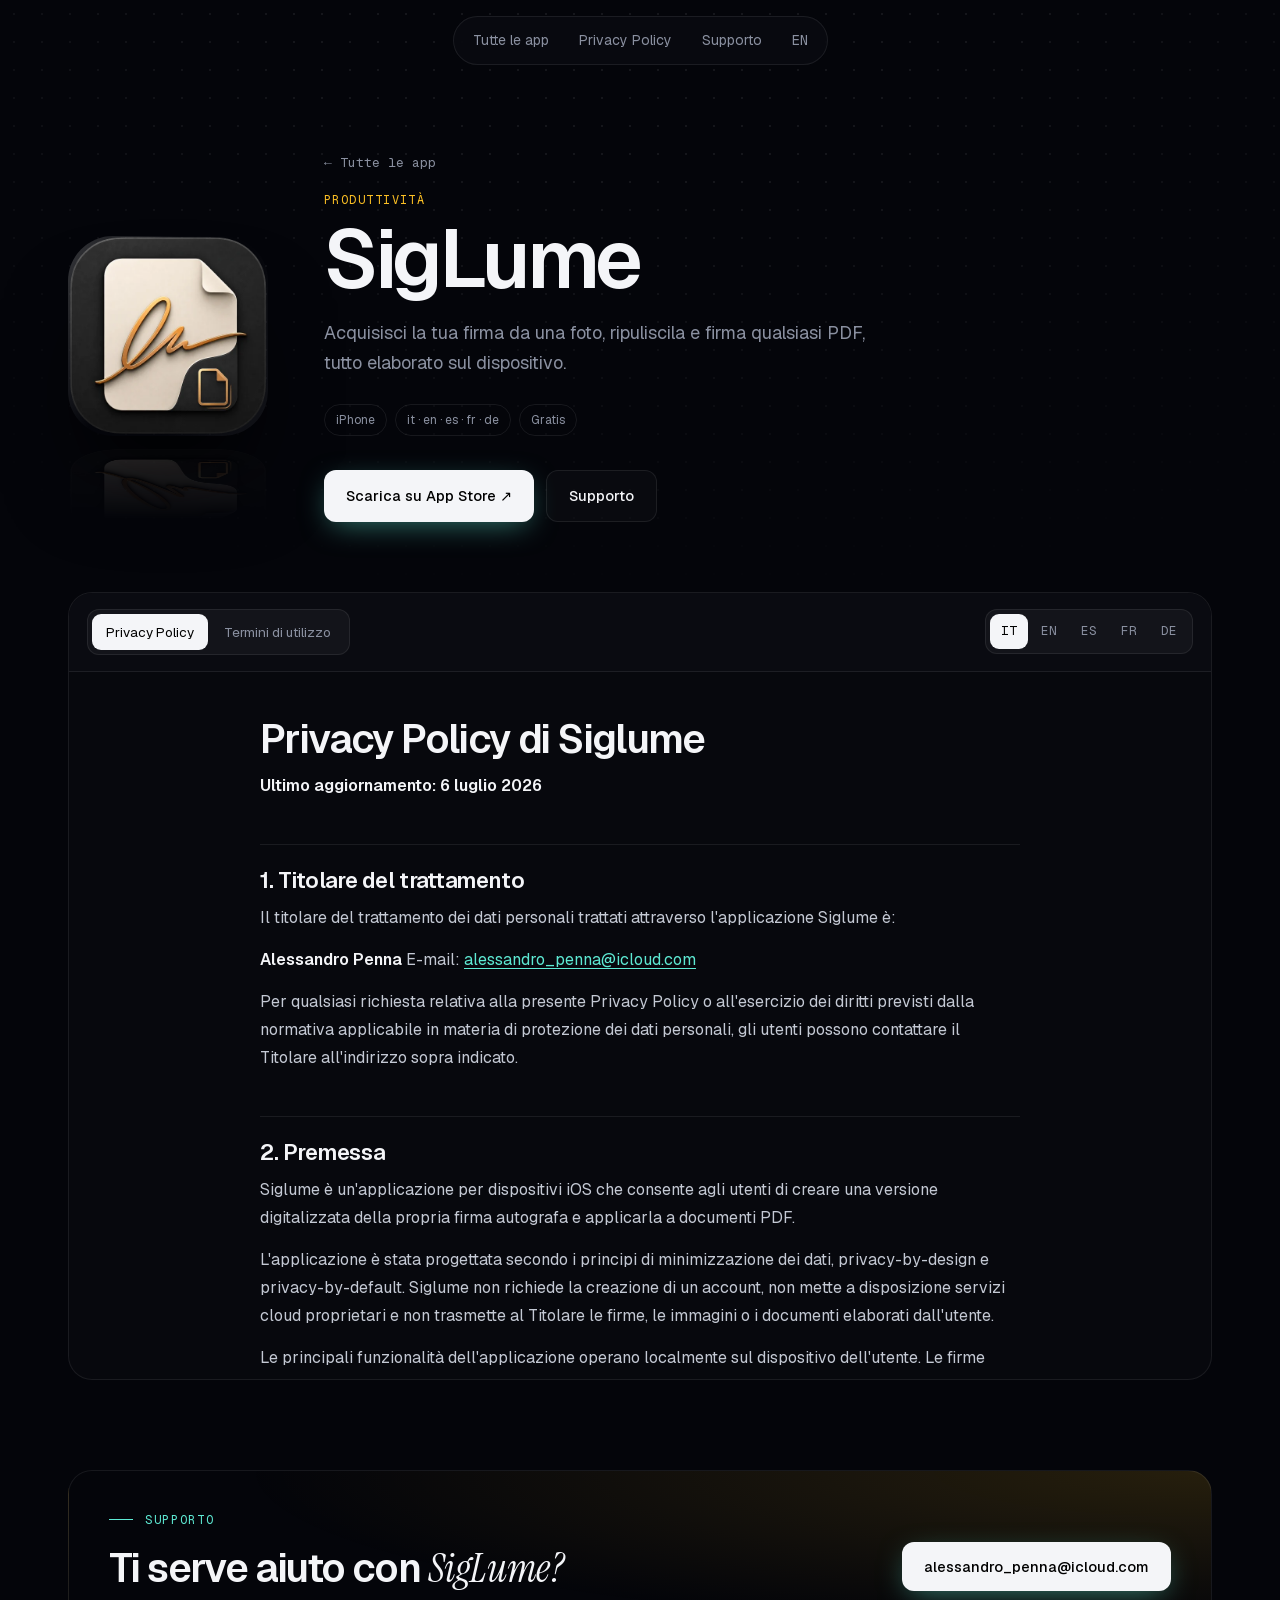
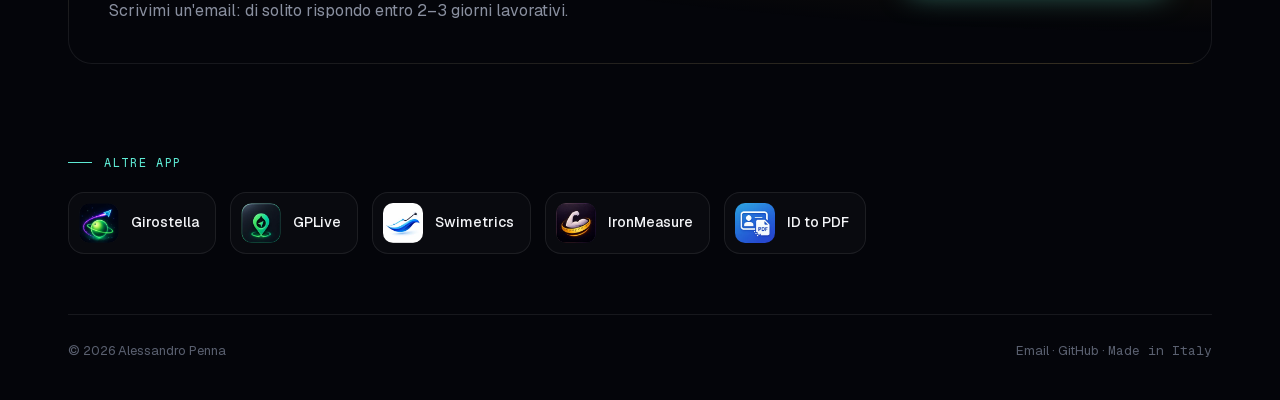
<file: it/apps/siglume/index.html>
<!doctype html>
<html lang="it" class="no-js">
<head>
<meta charset="utf-8">
<meta http-equiv="Content-Security-Policy" content="default-src 'none'; script-src 'self' 'sha256-dFqnkix/KyuQ/tR3B/FYwRtcbWXrtRW7VdscV/VFsmc='; style-src 'self' 'unsafe-inline'; img-src 'self'; font-src 'self'; manifest-src 'self'; base-uri 'none'; form-action 'none'">
<meta name="referrer" content="strict-origin-when-cross-origin">
<meta name="viewport" content="width=device-width,initial-scale=1,viewport-fit=cover">
<title>SigLume · Privacy Policy &amp; Termini — Alessandro</title>
<meta name="description" content="Acquisisci la tua firma da una foto, ripuliscila e firma qualsiasi PDF, tutto elaborato sul dispositivo.">
<meta name="theme-color" content="#04050a">
<link rel="canonical" href="https://a-penna.github.io/it/apps/siglume/"><link rel="alternate" hreflang="en" href="https://a-penna.github.io/apps/siglume/"><link rel="alternate" hreflang="it" href="https://a-penna.github.io/it/apps/siglume/"><link rel="alternate" hreflang="x-default" href="https://a-penna.github.io/apps/siglume/">
<meta property="og:type" content="website"><meta property="og:title" content="SigLume · Privacy Policy &amp; Termini — Alessandro"><meta property="og:description" content="Acquisisci la tua firma da una foto, ripuliscila e firma qualsiasi PDF, tutto elaborato sul dispositivo."><meta property="og:url" content="https://a-penna.github.io/it/apps/siglume/"><meta property="og:image" content="https://a-penna.github.io/assets/icons/siglume-512.webp">
<link rel="icon" href="/assets/favicon.svg" type="image/svg+xml">
<link rel="preload" href="/assets/fonts/Geist-normal.woff2" as="font" type="font/woff2" crossorigin>
<link rel="stylesheet" href="/assets/site.css?v=b584f94f">
<script>document.documentElement.classList.remove('no-js')</script>
<script src="/assets/site.js?v=3465deec" defer></script>
</head>
<body>
<div class="bg" aria-hidden="true"></div><div class="spot" aria-hidden="true"></div>
<nav aria-label="Main"><div class="links"><a href="/it/#apps">Tutte le app</a><a href="#privacy">Privacy Policy</a><a href="#support">Supporto</a><a href="/apps/siglume/" class="mono" hreflang="en" lang="en">EN</a></div></nav>
<main style="--c:#fbbf24">
<section class="ahero">
 <div class="aicon in" style="animation-delay:.1s"><div class="tilt"><img src="/assets/icons/siglume-512.webp" width="512" height="512" alt="SigLume" fetchpriority="high"><div class="gloss"></div><div class="refl" aria-hidden="true"><img src="/assets/icons/siglume-512.webp" alt=""></div></div></div>
 <div>
  <a class="crumb mono in" href="/it/#apps">← Tutte le app</a>
  <div class="cat mono in" style="animation-delay:.05s">Produttività</div>
  <h1 class="in" style="animation-delay:.12s">SigLume</h1>
  <p class="in" style="animation-delay:.2s">Acquisisci la tua firma da una foto, ripuliscila e firma qualsiasi PDF, tutto elaborato sul dispositivo.</p>
  <div class="chip in" style="animation-delay:.28s"><span>iPhone</span><span>it · en · es · fr · de</span><span>Gratis</span></div>
  <div class="cta in" style="animation-delay:.36s"><a class="btn p" href="https://apps.apple.com/app/id6784931753" target="_blank" rel="noopener"> Scarica su App Store ↗</a><a class="btn s" href="#support">Supporto</a></div>
 </div>
</section>

<section class="docs" id="docs" data-type="privacy" data-lang="it">
 <span id="privacy" class="sr"></span><span id="terms" class="sr"></span>
 <div class="dhead">
  <div class="seg" role="tablist" aria-label="Document"><button type="button" data-t="privacy" aria-selected="true">Privacy Policy</button><button type="button" data-t="terms" aria-selected="false">Termini di utilizzo</button></div>
  <div class="seg l" role="tablist" aria-label="Lingua"><button type="button" data-l="it" aria-selected="true" title="Italiano">it</button><button type="button" data-l="en" aria-selected="false" title="English">en</button><button type="button" data-l="es" aria-selected="false" title="Español">es</button><button type="button" data-l="fr" aria-selected="false" title="Français">fr</button><button type="button" data-l="de" aria-selected="false" title="Deutsch">de</button></div>
 </div>
 <div class="dbody"><article class="doc md" data-doc="privacy-de" lang="de" hidden><h1>Datenschutzerklärung von Siglume</h1>
<p><strong>Letzte Aktualisierung: 6. Juli 2026</strong></p>
<h2>1. Verantwortlicher für die Datenverarbeitung</h2>
<p>Verantwortlicher für die Verarbeitung personenbezogener Daten, die über die Anwendung Siglume verarbeitet werden, ist:</p>
<p><strong>Alessandro Penna</strong>
E-Mail: <a href="mailto:alessandro_penna@icloud.com">alessandro_penna@icloud.com</a></p>
<p>Für sämtliche Anfragen im Zusammenhang mit dieser Datenschutzerklärung oder der Ausübung der nach den anwendbaren Datenschutzvorschriften bestehenden Rechte können sich Nutzer an den Verantwortlichen unter der oben angegebenen E-Mail-Adresse wenden.</p>
<h2>2. Einleitung</h2>
<p>Siglume ist eine Anwendung für iOS-Geräte, die es Nutzern ermöglicht, eine digitalisierte Version ihrer handschriftlichen Unterschrift zu erstellen und diese auf PDF-Dokumente anzuwenden.</p>
<p>Die Anwendung wurde nach den Grundsätzen der Datenminimierung, Privacy by Design und Privacy by Default entwickelt. Siglume erfordert keine Erstellung eines Benutzerkontos, stellt keine eigenen Cloud-Dienste bereit und übermittelt dem Verantwortlichen weder die Unterschriften, Bilder noch die vom Nutzer verarbeiteten Dokumente.</p>
<p>Die wesentlichen Funktionen der Anwendung werden lokal auf dem Gerät des Nutzers ausgeführt. Die erstellten Unterschriften, importierten Bilder und für die Unterzeichnung verwendeten PDF-Dokumente verbleiben unter der Kontrolle des Nutzers und werden nicht auf Server hochgeladen, die vom Verantwortlichen betrieben werden.</p>
<h2>3. Verarbeitete Daten</h2>
<p>Die Nutzung der Anwendung kann die Verarbeitung von Bildern mit Unterschriften, vom Nutzer importierten Fotografien, PDF-Dokumenten sowie von den durch die Anwendung erzeugten Verarbeitungsergebnissen umfassen.</p>
<p>Diese Inhalte werden ausschließlich verwendet, um die vom Nutzer angeforderten Funktionen bereitzustellen, und verbleiben lokal auf dem Gerät gespeichert.</p>
<p>Die mit Siglume erstellten Unterschriften, die zugehörigen Vorschaubilder, die importierten PDF-Dokumente sowie die exportierten PDF-Dokumente werden nicht an den Verantwortlichen übermittelt und nicht auf einer vom Verantwortlichen kontrollierten Infrastruktur gespeichert.</p>
<p>Darüber hinaus kann die Anwendung auf die vom Nutzer erteilten Berechtigungen zum Zugriff auf die Kamera, die Fotomediathek und das Dateiverwaltungssystem des Geräts zugreifen.</p>
<h2>4. Zwecke der Verarbeitung</h2>
<p>Die über die Anwendung verarbeiteten Daten werden ausschließlich verwendet, um dem Nutzer die Erfassung einer Unterschrift, deren Verarbeitung, die Umwandlung in ein Bild mit transparentem Hintergrund, deren Bearbeitung mithilfe der verfügbaren Werkzeuge, die lokale Speicherung, die Anwendung auf PDF-Dokumente sowie die Erstellung neuer Kopien der unterzeichneten Dokumente zu ermöglichen.</p>
<p>Informationen zu Käufen und Abonnements werden ausschließlich verwendet, um die Berechtigung des Nutzers zum Zugriff auf die Premium-Funktionen der Anwendung zu überprüfen.</p>
<p>Der Verantwortliche verwendet weder Unterschriften, Bilder, Dokumente noch Informationen über Abonnements zu Werbezwecken, zur Profilerstellung, zum verhaltensbasierten Marketing oder zum Training von Systemen der künstlichen Intelligenz.</p>
<h2>5. Zahlungsdaten und Abonnements</h2>
<p>Daten im Zusammenhang mit Zahlungen und Abonnements werden ausschließlich von Apple über das In-App-Purchase-System sowie von RevenueCat für die technische Verwaltung der Abonnements verarbeitet.</p>
<p>Apple verarbeitet unmittelbar die Zahlungen, die Rechnungsstellung, Verlängerungen sowie sämtliche mit den Käufen des Nutzers verbundenen Finanzinformationen. Der Verantwortliche erhält oder speichert keine Daten zu Kreditkarten, Bankkonten oder anderen Zahlungsmitteln.</p>
<p>RevenueCat kann begrenzte technische Informationen im Zusammenhang mit Abonnements verarbeiten, wie etwa den Abonnementstatus, Kaufereignisse, Verlängerungen, Ablaufdaten und die entsprechenden Zeitstempel, ausschließlich um die ordnungsgemäße Funktion der Premium-Funktionen der Anwendung zu gewährleisten.</p>
<p>Diese Informationen sind mit pseudonymisierten Identifikatoren verknüpft, die für die technische Verwaltung des Dienstes verwendet werden.</p>
<p>Der Verantwortliche erhebt oder speichert keine Zahlungsdaten.</p>
<h2>6. Rechtsgrundlage der Verarbeitung</h2>
<p>Soweit die Verordnung (EU) 2016/679 („DSGVO“) Anwendung findet, beruht jede Verarbeitung personenbezogener Daten durch den Verantwortlichen oder in dessen Auftrag auf der Erfüllung der vom Nutzer angeforderten Dienstleistungen gemäß Artikel 6 Absatz 1 Buchstabe b DSGVO sowie, soweit erforderlich, auf dem berechtigten Interesse des Verantwortlichen an der Gewährleistung der Sicherheit, Zuverlässigkeit und ordnungsgemäßen Funktionsweise der Anwendung gemäß Artikel 6 Absatz 1 Buchstabe f DSGVO.</p>
<h2>7. Speicherdauer</h2>
<p>Siglume wurde so konzipiert, dass Unterschriften und Dokumente ausschließlich auf dem Gerät des Nutzers gespeichert werden.</p>
<p>Der Verantwortliche verfügt über keine Kopien der über die Anwendung verarbeiteten Unterschriften, Bilder oder Dokumente und ist technisch nicht in der Lage, diese wiederherzustellen, falls sie vom Nutzer gelöscht werden.</p>
<p>Gespeicherte Unterschriften verbleiben lokal auf dem Gerät, bis sie vom Nutzer gelöscht oder die Anwendung vom Gerät entfernt wird.</p>
<h2>8. Weitergabe von Daten an Dritte</h2>
<p>Der Verantwortliche verkauft, lizenziert, vermietet oder vermarktet keine personenbezogenen Daten der Nutzer.</p>
<p>Da Unterschriften, Bilder und Dokumente lokal auf dem Gerät verarbeitet werden, werden diese Inhalte weder an den Verantwortlichen übermittelt noch mit Dritten geteilt.</p>
<p>Die für die Verwaltung von Käufen und Abonnements erforderlichen technischen Informationen können von Apple und RevenueCat verarbeitet werden, soweit dies für die Erbringung des Dienstes unbedingt erforderlich ist.</p>
<h2>9. Internationale Datenübermittlungen</h2>
<p>Siglume übermittelt keine Unterschriften, Bilder, Dokumente oder sonstigen vom Nutzer erstellten Inhalte an externe Server.</p>
<h2>10. Von der Anwendung angeforderte Berechtigungen</h2>
<p>Zur Bereitstellung ihrer Funktionen kann Siglume Zugriff auf die Kamera des Geräts anfordern, um Bilder von Unterschriften aufzunehmen oder Dokumente zu digitalisieren, auf die Fotomediathek, um vorhandene Bilder zu importieren, sowie auf die Dateien des Geräts, um PDF-Dokumente zu importieren und zu exportieren.</p>
<p>Diese Berechtigungen werden ausschließlich dann angefordert, wenn sie für die Ausführung der vom Nutzer ausgewählten Funktion erforderlich sind, und können jederzeit über die Einstellungen des Geräts widerrufen werden.</p>
<h2>11. Sicherheit</h2>
<p>Der Verantwortliche trifft angemessene technische und organisatorische Maßnahmen, um die Sicherheit der Anwendung zu gewährleisten und das Risiko unbefugter Zugriffe, des Verlusts, der Veränderung oder der unrechtmäßigen Offenlegung von Daten zu reduzieren.</p>
<p>Da Dokumente und Unterschriften lokal auf dem Gerät des Nutzers gespeichert werden, liegt die Verantwortung für den physischen und logischen Schutz des Geräts, einschließlich Passwörtern, Zugangscodes, biometrischer Authentifizierung und Backup-Verfahren, beim Nutzer.</p>
<h2>12. Rechte der betroffenen Person</h2>
<p>Soweit die DSGVO oder andere vergleichbare Datenschutzvorschriften Anwendung finden, kann der Nutzer die gesetzlich vorgesehenen Rechte ausüben, einschließlich des Rechts auf Auskunft, Berichtigung, Löschung, Einschränkung der Verarbeitung, Widerspruch gegen die Verarbeitung sowie Datenübertragbarkeit, jeweils im Rahmen der geltenden gesetzlichen Bestimmungen.</p>
<p>Da der Verantwortliche keine über die Anwendung erstellten Unterschriften, Bilder oder Dokumente auf seinen Systemen erhebt oder speichert, können bestimmte Rechte gegenüber dem Verantwortlichen tatsächlich nicht ausgeübt werden, soweit sie Daten betreffen, die ausschließlich auf dem Gerät des Nutzers verbleiben und nur diesem zugänglich sind.</p>
<p>Der Nutzer hat außerdem das Recht, bei der zuständigen Datenschutzaufsichtsbehörde Beschwerde einzulegen.</p>
<h2>13. Änderungen dieser Datenschutzerklärung</h2>
<p>Der Verantwortliche behält sich das Recht vor, diese Datenschutzerklärung jederzeit zu aktualisieren oder zu ändern, um sie an rechtliche, technische oder funktionale Entwicklungen der Anwendung anzupassen.</p>
<p>Die aktualisierte Fassung wird innerhalb der Anwendung zur Verfügung gestellt und ersetzt ab dem Zeitpunkt ihrer Veröffentlichung sämtliche vorherigen Versionen vollständig.</p>
<h2>14. Kontakt</h2>
<p>Bei Fragen zu dieser Datenschutzerklärung oder zur Verarbeitung personenbezogener Daten im Zusammenhang mit der Nutzung von Siglume können Sie sich wenden an:</p>
<p><strong>Alessandro Penna</strong>
E-Mail: <a href="mailto:alessandro_penna@icloud.com">alessandro_penna@icloud.com</a></p></article><article class="doc md" data-doc="privacy-en" lang="en" hidden><h1>Siglume Privacy Policy</h1>
<p><strong>Last updated: 6 July 2026</strong></p>
<h2>1. Data Controller</h2>
<p>The data controller of the personal data processed through the Siglume application is:</p>
<p><strong>Alessandro Penna</strong>
Email: <a href="mailto:alessandro_penna@icloud.com">alessandro_penna@icloud.com</a></p>
<p>For any requests relating to this Privacy Policy or the exercise of rights under applicable data protection laws, users may contact the Data Controller at the address indicated above.</p>
<h2>2. Introduction</h2>
<p>Siglume is an iOS application that enables users to create a digital version of their handwritten signature and apply it to PDF documents.</p>
<p>The application has been designed in accordance with the principles of data minimization, privacy by design, and privacy by default. Siglume does not require users to create an account, does not provide proprietary cloud services, and does not transmit to the Data Controller any signatures, images, or documents processed by the user.</p>
<p>The application's core functionalities operate locally on the user's device. Signatures created, images imported, and PDF documents used for signing remain under the user's control and are not uploaded to servers managed by the Data Controller.</p>
<h2>3. Data Processed</h2>
<p>Use of the application may involve the processing of images containing signatures, photographs imported by the user, PDF documents, and related outputs generated by the application.</p>
<p>Such content is used solely to enable the operation of the functionalities requested by the user and remains stored locally on the user's device.</p>
<p>Signatures created through Siglume, related thumbnails, imported PDF documents, and exported PDF documents are not transmitted to the Data Controller and are not uploaded to infrastructure controlled by the Data Controller.</p>
<p>The application may also access permissions granted by the user to use the device's camera, photo library, and file management system.</p>
<h2>4. Purposes of Processing</h2>
<p>The data processed through the application is used exclusively to enable the user to capture a signature, process it, convert it into an image with a transparent background, edit it using the available tools, store it locally, apply it to PDF documents, and generate new copies of signed documents.</p>
<p>Information relating to purchases and subscriptions is used solely to verify the user's entitlement to access the application's premium features.</p>
<p>The Data Controller does not use signatures, images, documents, or subscription-related information for advertising, profiling, behavioural marketing, or artificial intelligence training purposes.</p>
<h2>5. Payment Data and Subscriptions</h2>
<p>Payment and subscription-related data is handled exclusively by Apple through its In-App Purchase system and by RevenueCat for the technical management of subscriptions.</p>
<p>Apple directly manages payments, billing, renewals, and all financial information associated with purchases made by the user. The Data Controller does not receive or store any credit card details, bank account information, or other payment instrument data.</p>
<p>RevenueCat may process limited technical information relating to subscriptions, such as subscription status, purchase events, renewals, expirations, and related timestamps, solely for the purpose of enabling the proper functioning of the application's premium features.</p>
<p>Such information is associated with pseudonymized identifiers used for the technical management of the service.</p>
<p>The Data Controller does not collect or retain any payment data.</p>
<h2>6. Legal Basis for Processing</h2>
<p>Where applicable under Regulation (EU) 2016/679 ("GDPR"), any processing of personal data carried out by or on behalf of the Data Controller is based on the performance of the services requested by the user pursuant to Article 6(1)(b) GDPR and, where necessary, on the Data Controller's legitimate interest in ensuring the security, reliability, and proper functioning of the application pursuant to Article 6(1)(f) GDPR.</p>
<h2>7. Data Retention</h2>
<p>Siglume is designed to store signatures and documents exclusively on the user's device.</p>
<p>The Data Controller does not possess copies of signatures, images, or documents processed through the application and is not technically able to recover them if they are deleted by the user.</p>
<p>Saved signatures remain stored locally until they are deleted by the user or until the application is removed from the device.</p>
<h2>8. Disclosure of Data to Third Parties</h2>
<p>The Data Controller does not sell, license, lease, or otherwise commercially exploit users' personal data.</p>
<p>As signatures, images, and documents are processed locally on the user's device, such content is neither disclosed to the Data Controller nor shared with third parties.</p>
<p>Technical information necessary for the management of purchases and subscriptions may be processed by Apple and RevenueCat strictly to the extent necessary for the provision of the service.</p>
<h2>9. International Transfers</h2>
<p>Siglume does not transfer signatures, images, documents, or any other content created by the user to external servers.</p>
<h2>10. Permissions Requested by the Application</h2>
<p>To enable its functionalities, Siglume may request access to the device's camera to capture signature images or digitize documents, to the photo library to import existing images, and to the device's files to import and export PDF documents.</p>
<p>Such permissions are requested only when necessary for the execution of the functionality selected by the user and may be revoked at any time through the device settings.</p>
<h2>11. Security</h2>
<p>The Data Controller implements reasonable technical and organizational measures designed to ensure the security of the application and reduce the risk of unauthorized access, loss, alteration, or improper disclosure of data.</p>
<p>As documents and signatures are stored locally on the user's device, the physical and logical security of the device, including passwords, passcodes, biometric authentication, and backup procedures, remains the responsibility of the user.</p>
<h2>12. Data Subject Rights</h2>
<p>Where the GDPR or other equivalent data protection legislation applies, users may exercise the rights granted by law, including the rights of access, rectification, erasure, restriction of processing, objection to processing, and data portability, subject to the limitations provided by applicable law.</p>
<p>As the Data Controller does not collect or store on its own systems any signatures, images, or documents created through the application, certain rights may, in practice, be incapable of being exercised against the Data Controller with respect to data that remains exclusively under the user's control on their device.</p>
<p>Users also have the right to lodge a complaint with the competent data protection supervisory authority.</p>
<h2>13. Changes to this Privacy Policy</h2>
<p>The Data Controller reserves the right to update or amend this Privacy Policy at any time in order to reflect legal, technical, or functional developments affecting the application.</p>
<p>The updated version will be made available within the application and shall fully replace all previous versions as of the date of its publication.</p>
<h2>14. Contact Information</h2>
<p>For any questions concerning this Privacy Policy or the processing of personal data in connection with the use of Siglume, please contact:</p>
<p><strong>Alessandro Penna</strong>
Email: <a href="mailto:alessandro_penna@icloud.com">alessandro_penna@icloud.com</a></p></article><article class="doc md" data-doc="privacy-es" lang="es" hidden><h1>Política de Privacidad de Siglume</h1>
<p><strong>Última actualización: 6 de julio de 2026</strong></p>
<h2>1. Responsable del tratamiento</h2>
<p>El responsable del tratamiento de los datos personales tratados a través de la aplicación Siglume es:</p>
<p><strong>Alessandro Penna</strong>
Correo electrónico: <a href="mailto:alessandro_penna@icloud.com">alessandro_penna@icloud.com</a></p>
<p>Para cualquier consulta relacionada con la presente Política de Privacidad o con el ejercicio de los derechos previstos por la normativa aplicable en materia de protección de datos personales, los usuarios pueden ponerse en contacto con el Responsable a través de la dirección indicada anteriormente.</p>
<h2>2. Introducción</h2>
<p>Siglume es una aplicación para dispositivos iOS que permite a los usuarios crear una versión digitalizada de su firma manuscrita y aplicarla a documentos PDF.</p>
<p>La aplicación ha sido diseñada de conformidad con los principios de minimización de datos, privacidad desde el diseño (privacy by design) y privacidad por defecto (privacy by default). Siglume no requiere la creación de una cuenta, no ofrece servicios propios de almacenamiento en la nube y no transmite al Responsable las firmas, imágenes o documentos procesados por el usuario.</p>
<p>Las principales funcionalidades de la aplicación operan localmente en el dispositivo del usuario. Las firmas creadas, las imágenes importadas y los documentos PDF utilizados para la firma permanecen bajo el control del usuario y no se cargan en servidores gestionados por el Responsable.</p>
<h2>3. Datos tratados</h2>
<p>El uso de la aplicación puede implicar el tratamiento de imágenes que contengan firmas, fotografías importadas por el usuario, documentos PDF y los correspondientes resultados generados por la aplicación.</p>
<p>Dichos contenidos se utilizan exclusivamente para permitir el funcionamiento de las funcionalidades solicitadas por el usuario y permanecen almacenados localmente en el dispositivo.</p>
<p>Las firmas creadas mediante Siglume, sus correspondientes miniaturas, los documentos PDF importados y los documentos PDF exportados no se transmiten al Responsable ni se cargan en infraestructuras controladas por este.</p>
<p>Asimismo, la aplicación puede acceder a los permisos concedidos por el usuario para utilizar la cámara, la biblioteca de fotografías y el sistema de gestión de archivos del dispositivo.</p>
<h2>4. Finalidad del tratamiento</h2>
<p>Los datos tratados a través de la aplicación se utilizan exclusivamente para permitir al usuario capturar una firma, procesarla, convertirla en una imagen con fondo transparente, modificarla mediante las herramientas disponibles, almacenarla localmente, aplicarla a documentos PDF y generar nuevas copias de los documentos firmados.</p>
<p>La información relativa a compras y suscripciones se utiliza exclusivamente para verificar el derecho del usuario a acceder a las funcionalidades premium de la aplicación.</p>
<p>El Responsable no utiliza firmas, imágenes, documentos ni información relativa a las suscripciones con fines publicitarios, de elaboración de perfiles, marketing comportamental o entrenamiento de sistemas de inteligencia artificial.</p>
<h2>5. Datos de pago y suscripciones</h2>
<p>Los datos relativos a pagos y suscripciones son gestionados exclusivamente por Apple mediante el sistema In-App Purchase y por RevenueCat para la gestión técnica de las suscripciones.</p>
<p>Apple gestiona directamente los pagos, la facturación, las renovaciones y toda la información financiera asociada a las compras realizadas por el usuario. El Responsable no recibe ni conserva datos relativos a tarjetas de crédito, cuentas bancarias u otros instrumentos de pago.</p>
<p>RevenueCat puede tratar información técnica limitada relativa a las suscripciones, como el estado de la suscripción, los eventos de compra, las renovaciones, los vencimientos y sus correspondientes marcas temporales (timestamps), exclusivamente para permitir el correcto funcionamiento de las funcionalidades premium de la aplicación.</p>
<p>Dicha información se asocia a identificadores seudonimizados utilizados para la gestión técnica del servicio.</p>
<p>El Responsable no recopila ni conserva datos de pago.</p>
<h2>6. Base jurídica del tratamiento</h2>
<p>Cuando resulte aplicable de conformidad con el Reglamento (UE) 2016/679 (“RGPD”), cualquier tratamiento de datos personales realizado por el Responsable o por cuenta de este se basa en la ejecución de los servicios solicitados por el usuario, de conformidad con el artículo 6, apartado 1, letra b), del RGPD y, cuando sea necesario, en el interés legítimo del Responsable de garantizar la seguridad, la fiabilidad y el correcto funcionamiento de la aplicación, de conformidad con el artículo 6, apartado 1, letra f), del RGPD.</p>
<h2>7. Conservación de los datos</h2>
<p>Siglume está diseñada para conservar firmas y documentos exclusivamente en el dispositivo del usuario.</p>
<p>El Responsable no dispone de copias de las firmas, imágenes o documentos procesados mediante la aplicación y no está técnicamente en condiciones de recuperarlos en caso de eliminación por parte del usuario.</p>
<p>Las firmas guardadas permanecen almacenadas localmente hasta que sean eliminadas por el usuario o hasta que la aplicación sea desinstalada del dispositivo.</p>
<h2>8. Comunicación de datos a terceros</h2>
<p>El Responsable no vende, licencia, alquila ni comercializa datos personales de los usuarios.</p>
<p>Dado que las firmas, imágenes y documentos se procesan localmente en el dispositivo, dichos contenidos no se comunican al Responsable ni se comparten con terceros.</p>
<p>La información técnica necesaria para la gestión de compras y suscripciones puede ser tratada por Apple y RevenueCat en la medida estrictamente necesaria para la prestación del servicio.</p>
<h2>9. Transferencias internacionales</h2>
<p>Siglume no transfiere firmas, imágenes, documentos ni otros contenidos creados por el usuario a servidores externos.</p>
<h2>10. Permisos solicitados por la aplicación</h2>
<p>Para permitir el funcionamiento de sus funcionalidades, Siglume puede solicitar acceso a la cámara del dispositivo para capturar imágenes de la firma o digitalizar documentos, a la biblioteca de fotografías para importar imágenes existentes y a los archivos del dispositivo para importar y exportar documentos PDF.</p>
<p>Dichos permisos se solicitan exclusivamente cuando son necesarios para ejecutar la funcionalidad seleccionada por el usuario y pueden revocarse en cualquier momento a través de la configuración del dispositivo.</p>
<h2>11. Seguridad</h2>
<p>El Responsable adopta medidas técnicas y organizativas razonables destinadas a garantizar la seguridad de la aplicación y a reducir el riesgo de accesos no autorizados, pérdida, alteración o divulgación indebida de los datos.</p>
<p>Dado que los documentos y las firmas se conservan localmente en el dispositivo del usuario, la protección física y lógica del dispositivo, incluidas contraseñas, códigos de acceso, autenticación biométrica y procedimientos de copia de seguridad, sigue siendo responsabilidad del usuario.</p>
<h2>12. Derechos del interesado</h2>
<p>Cuando resulte aplicable el RGPD u otra normativa equivalente en materia de protección de datos personales, el usuario podrá ejercer los derechos reconocidos por la ley, incluidos los derechos de acceso, rectificación, supresión, limitación del tratamiento, oposición al tratamiento y portabilidad de los datos, dentro de los límites establecidos por la normativa aplicable.</p>
<p>Dado que el Responsable no recopila ni conserva en sus sistemas las firmas, imágenes o documentos creados a través de la aplicación, algunos derechos podrían resultar materialmente imposibles de ejercer frente al Responsable en relación con datos que permanecen exclusivamente bajo la disponibilidad del usuario en su propio dispositivo.</p>
<p>Asimismo, el usuario tiene derecho a presentar una reclamación ante la autoridad de control competente en materia de protección de datos personales.</p>
<h2>13. Modificaciones de la presente Política de Privacidad</h2>
<p>El Responsable se reserva el derecho de actualizar o modificar la presente Política de Privacidad en cualquier momento para adaptarla a cambios normativos, técnicos o funcionales de la aplicación.</p>
<p>La versión actualizada estará disponible dentro de la aplicación y sustituirá íntegramente a las versiones anteriores desde la fecha de su publicación.</p>
<h2>14. Contacto</h2>
<p>Para cualquier consulta relacionada con la presente Política de Privacidad o con el tratamiento de datos personales asociado al uso de Siglume, puede ponerse en contacto con:</p>
<p><strong>Alessandro Penna</strong>
Correo electrónico: <a href="mailto:alessandro_penna@icloud.com">alessandro_penna@icloud.com</a></p></article><article class="doc md" data-doc="privacy-fr" lang="fr" hidden><h1>Politique de confidentialité de Siglume</h1>
<p><strong>Dernière mise à jour : 6 juillet 2026</strong></p>
<h2>1. Responsable du traitement</h2>
<p>Le responsable du traitement des données à caractère personnel traitées par l'intermédiaire de l'application Siglume est :</p>
<p><strong>Alessandro Penna</strong>
E-mail : <a href="mailto:alessandro_penna@icloud.com">alessandro_penna@icloud.com</a></p>
<p>Pour toute demande relative à la présente Politique de confidentialité ou à l'exercice des droits prévus par la réglementation applicable en matière de protection des données à caractère personnel, les utilisateurs peuvent contacter le Responsable du traitement à l'adresse indiquée ci-dessus.</p>
<h2>2. Introduction</h2>
<p>Siglume est une application pour appareils iOS permettant aux utilisateurs de créer une version numérisée de leur signature manuscrite et de l'apposer sur des documents PDF.</p>
<p>L'application a été conçue conformément aux principes de minimisation des données, de « privacy by design » et de « privacy by default ». Siglume n'exige pas la création d'un compte, ne fournit aucun service cloud propriétaire et ne transmet au Responsable du traitement ni les signatures, ni les images, ni les documents traités par l'utilisateur.</p>
<p>Les principales fonctionnalités de l'application fonctionnent localement sur l'appareil de l'utilisateur. Les signatures créées, les images importées ainsi que les documents PDF utilisés pour la signature demeurent sous le contrôle de l'utilisateur et ne sont pas téléchargés sur des serveurs gérés par le Responsable du traitement.</p>
<h2>3. Données traitées</h2>
<p>L'utilisation de l'application peut impliquer le traitement d'images contenant des signatures, de photographies importées par l'utilisateur, de documents PDF ainsi que des traitements correspondants générés par l'application.</p>
<p>Ces contenus sont utilisés exclusivement afin de permettre le fonctionnement des fonctionnalités demandées par l'utilisateur et demeurent stockés localement sur son appareil.</p>
<p>Les signatures créées au moyen de Siglume, les miniatures correspondantes, les documents PDF importés ainsi que les documents PDF exportés ne sont pas transmis au Responsable du traitement et ne sont pas téléchargés sur des infrastructures contrôlées par celui-ci.</p>
<p>L'application peut également accéder aux autorisations accordées par l'utilisateur pour utiliser l'appareil photo, la photothèque et le système de gestion des fichiers de l'appareil.</p>
<h2>4. Finalités du traitement</h2>
<p>Les données traitées au moyen de l'application sont utilisées exclusivement afin de permettre à l'utilisateur de capturer une signature, de la traiter, de la convertir en une image à fond transparent, de la modifier à l'aide des outils disponibles, de l'archiver localement, de l'apposer sur des documents PDF et de générer de nouvelles copies des documents signés.</p>
<p>Les informations relatives aux achats et aux abonnements sont utilisées exclusivement pour vérifier le droit de l'utilisateur à accéder aux fonctionnalités premium de l'application.</p>
<p>Le Responsable du traitement n'utilise ni les signatures, ni les images, ni les documents, ni les informations relatives aux abonnements à des fins publicitaires, de profilage, de marketing comportemental ou d'entraînement de systèmes d'intelligence artificielle.</p>
<h2>5. Données de paiement et abonnements</h2>
<p>Les données relatives aux paiements et aux abonnements sont gérées exclusivement par Apple au moyen du système In-App Purchase ainsi que par RevenueCat pour la gestion technique des abonnements.</p>
<p>Apple gère directement les paiements, la facturation, les renouvellements et l'ensemble des informations financières associées aux achats effectués par l'utilisateur. Le Responsable du traitement ne reçoit ni ne conserve aucune donnée relative aux cartes de crédit, aux comptes bancaires ou à d'autres moyens de paiement.</p>
<p>RevenueCat peut traiter des informations techniques limitées relatives aux abonnements, telles que le statut de l'abonnement, les événements d'achat, les renouvellements, les expirations ainsi que les horodatages correspondants, exclusivement afin de permettre le bon fonctionnement des fonctionnalités premium de l'application.</p>
<p>Ces informations sont associées à des identifiants pseudonymisés utilisés pour la gestion technique du service.</p>
<p>Le Responsable du traitement ne collecte ni ne conserve aucune donnée de paiement.</p>
<h2>6. Base juridique du traitement</h2>
<p>Lorsque le Règlement (UE) 2016/679 (« RGPD ») est applicable, tout traitement de données à caractère personnel effectué par le Responsable du traitement ou pour son compte repose sur l'exécution des services demandés par l'utilisateur conformément à l'article 6, paragraphe 1, point b), du RGPD et, lorsque cela est nécessaire, sur l'intérêt légitime du Responsable du traitement à garantir la sécurité, la fiabilité et le bon fonctionnement de l'application conformément à l'article 6, paragraphe 1, point f), du RGPD.</p>
<h2>7. Conservation des données</h2>
<p>Siglume est conçue pour conserver les signatures et les documents exclusivement sur l'appareil de l'utilisateur.</p>
<p>Le Responsable du traitement ne dispose d'aucune copie des signatures, images ou documents traités au moyen de l'application et n'est techniquement pas en mesure de les récupérer en cas de suppression par l'utilisateur.</p>
<p>Les signatures enregistrées demeurent stockées localement jusqu'à leur suppression par l'utilisateur ou jusqu'à la désinstallation de l'application de l'appareil.</p>
<h2>8. Communication des données à des tiers</h2>
<p>Le Responsable du traitement ne vend, ne concède sous licence, ne loue ni ne commercialise les données à caractère personnel des utilisateurs.</p>
<p>Étant donné que les signatures, les images et les documents sont traités localement sur l'appareil, ces contenus ne sont ni communiqués au Responsable du traitement ni partagés avec des tiers.</p>
<p>Les informations techniques nécessaires à la gestion des achats et des abonnements peuvent être traitées par Apple et RevenueCat dans la stricte mesure nécessaire à la fourniture du service.</p>
<h2>9. Transferts internationaux</h2>
<p>Siglume ne transfère aucune signature, image, document ou autre contenu créé par l'utilisateur vers des serveurs externes.</p>
<h2>10. Autorisations requises par l'application</h2>
<p>Afin de permettre le fonctionnement de ses fonctionnalités, Siglume peut demander l'accès à l'appareil photo de l'appareil pour capturer des images de signature ou numériser des documents, à la photothèque pour importer des images existantes et aux fichiers de l'appareil pour importer et exporter des documents PDF.</p>
<p>Ces autorisations sont demandées exclusivement lorsqu'elles sont nécessaires à l'exécution de la fonctionnalité sélectionnée par l'utilisateur et peuvent être révoquées à tout moment via les paramètres de l'appareil.</p>
<h2>11. Sécurité</h2>
<p>Le Responsable du traitement met en œuvre des mesures techniques et organisationnelles raisonnables visant à garantir la sécurité de l'application et à réduire le risque d'accès non autorisé, de perte, d'altération ou de divulgation illicite des données.</p>
<p>Étant donné que les documents et les signatures sont conservés localement sur l'appareil de l'utilisateur, la protection physique et logique de celui-ci, y compris les mots de passe, codes d'accès, mécanismes d'authentification biométrique et procédures de sauvegarde, demeure sous la responsabilité de l'utilisateur.</p>
<h2>12. Droits de la personne concernée</h2>
<p>Lorsque le RGPD ou toute autre réglementation équivalente en matière de protection des données à caractère personnel est applicable, l'utilisateur peut exercer les droits prévus par la loi, notamment le droit d'accès, de rectification, d'effacement, de limitation du traitement, d'opposition au traitement et de portabilité des données, dans les limites prévues par la réglementation applicable.</p>
<p>Étant donné que le Responsable du traitement ne collecte ni ne conserve sur ses propres systèmes les signatures, images ou documents créés au moyen de l'application, certains droits pourraient ne pas être matériellement exerçables à son égard concernant des données demeurant exclusivement à la disposition de l'utilisateur sur son propre appareil.</p>
<p>L'utilisateur dispose également du droit d'introduire une réclamation auprès de l'autorité de contrôle compétente en matière de protection des données à caractère personnel.</p>
<h2>13. Modifications de la présente Politique de confidentialité</h2>
<p>Le Responsable du traitement se réserve le droit de mettre à jour ou de modifier la présente Politique de confidentialité à tout moment afin de l'adapter aux évolutions réglementaires, techniques ou fonctionnelles de l'application.</p>
<p>La version mise à jour sera mise à disposition au sein de l'application et remplacera intégralement les versions précédentes à compter de sa date de publication.</p>
<h2>14. Contact</h2>
<p>Pour toute question relative à la présente Politique de confidentialité ou au traitement des données à caractère personnel lié à l'utilisation de Siglume, vous pouvez contacter :</p>
<p><strong>Alessandro Penna</strong>
E-mail : <a href="mailto:alessandro_penna@icloud.com">alessandro_penna@icloud.com</a></p></article><article class="doc md" data-doc="privacy-it" lang="it"><h1>Privacy Policy di Siglume</h1>
<p><strong>Ultimo aggiornamento: 6 luglio 2026</strong></p>
<h2>1. Titolare del trattamento</h2>
<p>Il titolare del trattamento dei dati personali trattati attraverso l'applicazione Siglume è:</p>
<p><strong>Alessandro Penna</strong>
E-mail: <a href="mailto:alessandro_penna@icloud.com">alessandro_penna@icloud.com</a></p>
<p>Per qualsiasi richiesta relativa alla presente Privacy Policy o all'esercizio dei diritti previsti dalla normativa applicabile in materia di protezione dei dati personali, gli utenti possono contattare il Titolare all'indirizzo sopra indicato.</p>
<h2>2. Premessa</h2>
<p>Siglume è un'applicazione per dispositivi iOS che consente agli utenti di creare una versione digitalizzata della propria firma autografa e applicarla a documenti PDF.</p>
<p>L'applicazione è stata progettata secondo i principi di minimizzazione dei dati, privacy-by-design e privacy-by-default. Siglume non richiede la creazione di un account, non mette a disposizione servizi cloud proprietari e non trasmette al Titolare le firme, le immagini o i documenti elaborati dall'utente.</p>
<p>Le principali funzionalità dell'applicazione operano localmente sul dispositivo dell'utente. Le firme create, le immagini importate e i documenti PDF utilizzati per la firma rimangono sotto il controllo dell'utente e non vengono caricati su server gestiti dal Titolare.</p>
<h2>3. Dati trattati</h2>
<p>L'utilizzo dell'applicazione può comportare il trattamento di immagini contenenti firme, fotografie importate dall'utente, documenti PDF e relative elaborazioni generate dall'applicazione.</p>
<p>Tali contenuti vengono utilizzati esclusivamente per consentire il funzionamento delle funzionalità richieste dall'utente e rimangono memorizzati localmente sul dispositivo.</p>
<p>Le firme create tramite Siglume, le relative miniature, i documenti PDF importati e i documenti PDF esportati non vengono trasmessi al Titolare e non vengono caricati su infrastrutture controllate dal Titolare.</p>
<p>L'applicazione può inoltre accedere alle autorizzazioni concesse dall'utente per utilizzare la fotocamera, la libreria fotografica e il sistema di gestione dei file del dispositivo.</p>
<h2>4. Finalità del trattamento</h2>
<p>I dati trattati attraverso l'applicazione sono utilizzati esclusivamente per consentire all'utente di acquisire una firma, elaborarla, convertirla in un'immagine con sfondo trasparente, modificarla mediante gli strumenti disponibili, archiviarla localmente, applicarla a documenti PDF e generare nuove copie dei documenti firmati.</p>
<p>Le informazioni relative agli acquisti e agli abbonamenti sono utilizzate esclusivamente per verificare il diritto dell'utente ad accedere alle funzionalità premium dell'applicazione.</p>
<p>Il Titolare non utilizza firme, immagini, documenti o informazioni relative agli abbonamenti per finalità pubblicitarie, di profilazione, marketing comportamentale o addestramento di sistemi di intelligenza artificiale.</p>
<h2>5. Dati di pagamento e abbonamenti</h2>
<p>I dati relativi ai pagamenti e agli abbonamenti sono gestiti esclusivamente da Apple tramite il sistema In-App Purchase e da RevenueCat per la gestione tecnica delle sottoscrizioni.</p>
<p>Apple gestisce direttamente i pagamenti, la fatturazione, i rinnovi e tutte le informazioni finanziarie associate agli acquisti effettuati dall'utente. Il Titolare non riceve né conserva dati relativi a carte di credito, conti bancari o altri strumenti di pagamento.</p>
<p>RevenueCat può trattare informazioni tecniche limitate relative alle sottoscrizioni, quali lo stato dell'abbonamento, gli eventi di acquisto, i rinnovi, le scadenze e i relativi timestamp, esclusivamente per consentire il corretto funzionamento delle funzionalità premium dell'applicazione.</p>
<p>Tali informazioni sono associate a identificatori pseudonimizzati utilizzati per la gestione tecnica del servizio.</p>
<p>Il Titolare non raccoglie né conserva dati di pagamento.</p>
<h2>6. Base giuridica del trattamento</h2>
<p>Ove applicabile ai sensi del Regolamento (UE) 2016/679 ("GDPR"), qualsiasi trattamento di dati personali effettuato dal Titolare o per conto del Titolare si fonda sull'esecuzione dei servizi richiesti dall'utente ai sensi dell'articolo 6, paragrafo 1, lettera b), del GDPR e, ove necessario, sul legittimo interesse del Titolare a garantire la sicurezza, l'affidabilità e il corretto funzionamento dell'applicazione ai sensi dell'articolo 6, paragrafo 1, lettera f), del GDPR.</p>
<h2>7. Conservazione dei dati</h2>
<p>Siglume è progettata per conservare firme e documenti esclusivamente sul dispositivo dell'utente.</p>
<p>Il Titolare non dispone di copie delle firme, delle immagini o dei documenti elaborati tramite l'applicazione e non è tecnicamente in grado di recuperarli in caso di eliminazione da parte dell'utente.</p>
<p>Le firme salvate rimangono memorizzate localmente fino alla loro eliminazione da parte dell'utente o fino alla rimozione dell'applicazione dal dispositivo.</p>
<h2>8. Comunicazione dei dati a terzi</h2>
<p>Il Titolare non vende, concede in licenza, affitta o commercializza dati personali degli utenti.</p>
<p>Poiché firme, immagini e documenti vengono elaborati localmente sul dispositivo, tali contenuti non vengono comunicati al Titolare né condivisi con terzi.</p>
<p>Le informazioni tecniche necessarie alla gestione degli acquisti e degli abbonamenti possono essere trattate da Apple e RevenueCat nei limiti strettamente necessari all'erogazione del servizio.</p>
<h2>9. Trasferimenti internazionali</h2>
<p>Siglume non trasferisce firme, immagini, documenti o altri contenuti creati dall'utente verso server esterni.</p>
<h2>10. Autorizzazioni richieste dall'applicazione</h2>
<p>Per consentire il funzionamento delle proprie funzionalità, Siglume può richiedere l'accesso alla fotocamera del dispositivo per acquisire immagini della firma o digitalizzare documenti, alla libreria fotografica per importare immagini esistenti e ai file del dispositivo per importare ed esportare documenti PDF.</p>
<p>Tali autorizzazioni vengono richieste esclusivamente quando necessarie all'esecuzione della funzionalità selezionata dall'utente e possono essere revocate in qualsiasi momento tramite le impostazioni del dispositivo.</p>
<h2>11. Sicurezza</h2>
<p>Il Titolare adotta misure tecniche e organizzative ragionevoli volte a garantire la sicurezza dell'applicazione e a ridurre il rischio di accessi non autorizzati, perdita, alterazione o divulgazione indebita dei dati.</p>
<p>Poiché i documenti e le firme vengono conservati localmente sul dispositivo dell'utente, la protezione fisica e logica del dispositivo, comprese password, codici di accesso, autenticazione biometrica e procedure di backup, rimane sotto la responsabilità dell'utente.</p>
<h2>12. Diritti dell'interessato</h2>
<p>Qualora trovi applicazione il GDPR o altra normativa equivalente in materia di protezione dei dati personali, l'utente può esercitare i diritti previsti dalla legge, inclusi il diritto di accesso, rettifica, cancellazione, limitazione del trattamento, opposizione al trattamento e portabilità dei dati, nei limiti consentiti dalla normativa applicabile.</p>
<p>Poiché il Titolare non raccoglie né conserva sui propri sistemi firme, immagini o documenti creati attraverso l'applicazione, alcuni diritti potrebbero risultare materialmente non esercitabili nei confronti del Titolare con riferimento a dati che rimangono esclusivamente nella disponibilità dell'utente sul proprio dispositivo.</p>
<p>L'utente ha inoltre il diritto di proporre reclamo all'autorità di controllo competente in materia di protezione dei dati personali.</p>
<h2>13. Modifiche alla presente Privacy Policy</h2>
<p>Il Titolare si riserva il diritto di aggiornare o modificare la presente Privacy Policy in qualsiasi momento per adeguarla a evoluzioni normative, tecniche o funzionali dell'applicazione.</p>
<p>La versione aggiornata sarà resa disponibile all'interno dell'applicazione e sostituirà integralmente le versioni precedenti dalla data della sua pubblicazione.</p>
<h2>14. Contatti</h2>
<p>Per qualsiasi domanda relativa alla presente Privacy Policy o al trattamento dei dati personali connesso all'utilizzo di Siglume, è possibile contattare:</p>
<p><strong>Alessandro Penna</strong>
E-mail: <a href="mailto:alessandro_penna@icloud.com">alessandro_penna@icloud.com</a></p></article><article class="doc" data-doc="terms" hidden><div class="eula"><p>SigLume è distribuita secondo il Contratto di licenza standard per l&#x27;utente finale (EULA) di Apple.</p><a class="btn s" href="https://www.apple.com/legal/internet-services/itunes/dev/stdeula/" target="_blank" rel="noopener">Leggi l'EULA standard di Apple ↗</a></div></article></div>
</section>

<section class="sup rv" id="support">
 <div><div class="eyebrow mono">Supporto</div><h2>Ti serve aiuto con <em>SigLume?</em></h2><p>Scrivimi un'email: di solito rispondo entro 2–3 giorni lavorativi.</p></div>
 <a class="btn p" href="mailto:alessandro_penna@icloud.com?subject=SigLume">alessandro_penna@icloud.com</a>
</section>

<section class="more rv"><div class="eyebrow mono">Altre app</div><div class="row"><a href="/it/apps/girostella/"><img src="/assets/icons/girostella-144.webp" width="40" height="40" alt="" loading="lazy"><span>Girostella</span></a><a href="/it/apps/gplive/"><img src="/assets/icons/gplive-144.webp" width="40" height="40" alt="" loading="lazy"><span>GPLive</span></a><a href="/it/apps/swimetrics/"><img src="/assets/icons/swimetrics-144.webp" width="40" height="40" alt="" loading="lazy"><span>Swimetrics</span></a><a href="/it/apps/ironmeasure/"><img src="/assets/icons/ironmeasure-144.webp" width="40" height="40" alt="" loading="lazy"><span>IronMeasure</span></a><a href="/it/apps/id-to-pdf/"><img src="/assets/icons/id-to-pdf-144.webp" width="40" height="40" alt="" loading="lazy"><span>ID to PDF</span></a></div></section>
<footer><span>© 2026 Alessandro Penna</span><span><a href="mailto:alessandro_penna@icloud.com">Email</a> · <a href="https://github.com/a-penna" target="_blank" rel="noopener">GitHub</a> · <span class="mono">Made in Italy</span></span></footer>
</main>
</body>
</html>
</file>
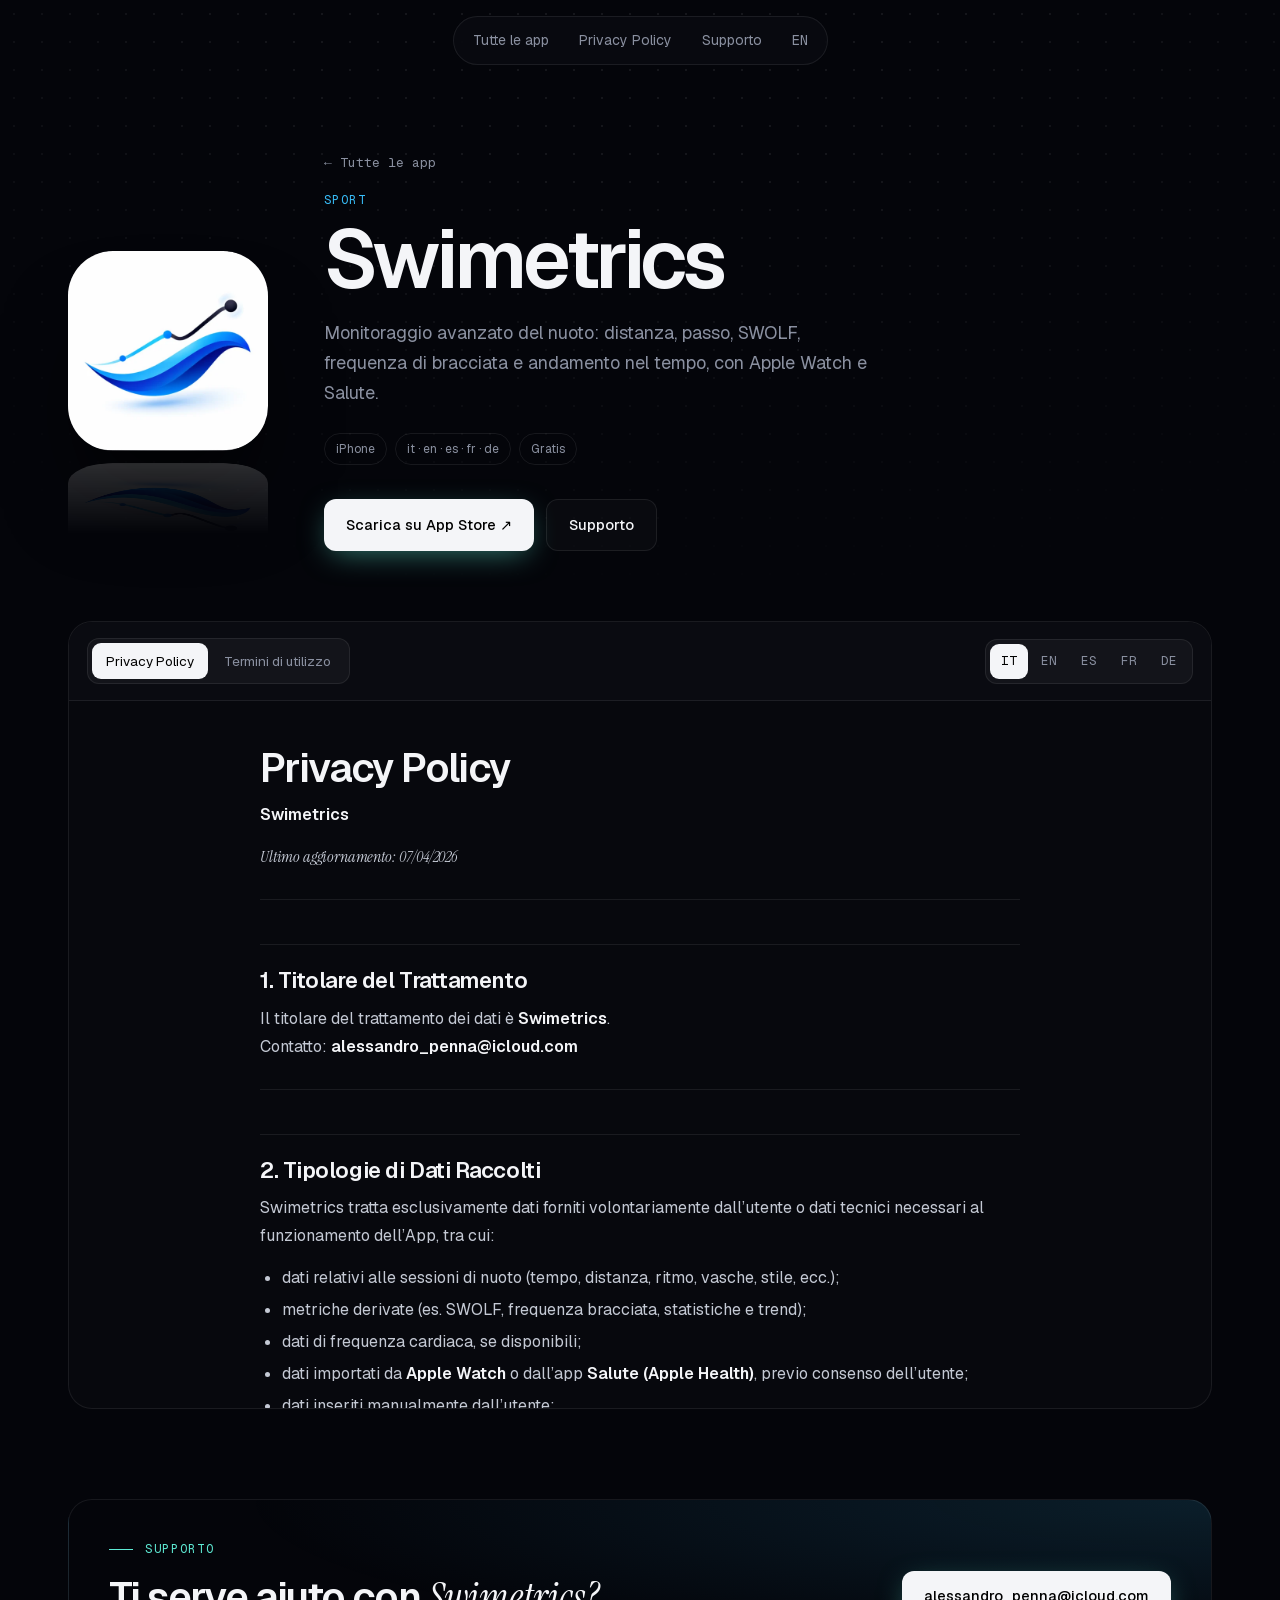
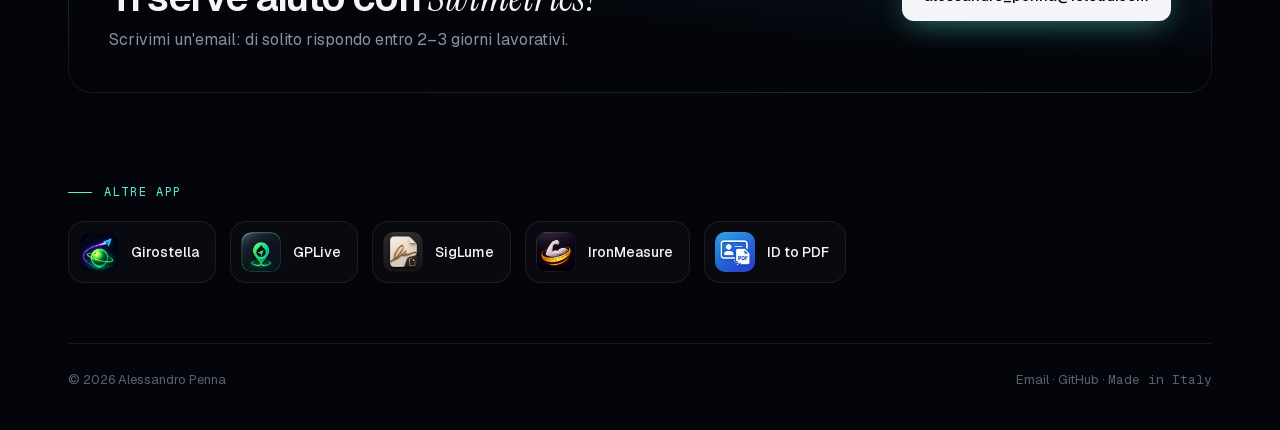
<file: it/apps/swimetrics/index.html>
<!doctype html>
<html lang="it" class="no-js">
<head>
<meta charset="utf-8">
<meta http-equiv="Content-Security-Policy" content="default-src 'none'; script-src 'self' 'sha256-dFqnkix/KyuQ/tR3B/FYwRtcbWXrtRW7VdscV/VFsmc='; style-src 'self' 'unsafe-inline'; img-src 'self'; font-src 'self'; manifest-src 'self'; base-uri 'none'; form-action 'none'">
<meta name="referrer" content="strict-origin-when-cross-origin">
<meta name="viewport" content="width=device-width,initial-scale=1,viewport-fit=cover">
<title>Swimetrics · Privacy Policy &amp; Termini — Alessandro</title>
<meta name="description" content="Monitoraggio avanzato del nuoto: distanza, passo, SWOLF, frequenza di bracciata e andamento nel tempo, con Apple Watch e Salute.">
<meta name="theme-color" content="#04050a">
<link rel="canonical" href="https://a-penna.github.io/it/apps/swimetrics/"><link rel="alternate" hreflang="en" href="https://a-penna.github.io/apps/swimetrics/"><link rel="alternate" hreflang="it" href="https://a-penna.github.io/it/apps/swimetrics/"><link rel="alternate" hreflang="x-default" href="https://a-penna.github.io/apps/swimetrics/">
<meta property="og:type" content="website"><meta property="og:title" content="Swimetrics · Privacy Policy &amp; Termini — Alessandro"><meta property="og:description" content="Monitoraggio avanzato del nuoto: distanza, passo, SWOLF, frequenza di bracciata e andamento nel tempo, con Apple Watch e Salute."><meta property="og:url" content="https://a-penna.github.io/it/apps/swimetrics/"><meta property="og:image" content="https://a-penna.github.io/assets/icons/swimetrics-512.webp">
<link rel="icon" href="/assets/favicon.svg" type="image/svg+xml">
<link rel="preload" href="/assets/fonts/Geist-normal.woff2" as="font" type="font/woff2" crossorigin>
<link rel="stylesheet" href="/assets/site.css?v=b584f94f">
<script>document.documentElement.classList.remove('no-js')</script>
<script src="/assets/site.js?v=3465deec" defer></script>
</head>
<body>
<div class="bg" aria-hidden="true"></div><div class="spot" aria-hidden="true"></div>
<nav aria-label="Main"><div class="links"><a href="/it/#apps">Tutte le app</a><a href="#privacy">Privacy Policy</a><a href="#support">Supporto</a><a href="/apps/swimetrics/" class="mono" hreflang="en" lang="en">EN</a></div></nav>
<main style="--c:#38bdf8">
<section class="ahero">
 <div class="aicon in" style="animation-delay:.1s"><div class="tilt"><img src="/assets/icons/swimetrics-512.webp" width="512" height="512" alt="Swimetrics" fetchpriority="high"><div class="gloss"></div><div class="refl" aria-hidden="true"><img src="/assets/icons/swimetrics-512.webp" alt=""></div></div></div>
 <div>
  <a class="crumb mono in" href="/it/#apps">← Tutte le app</a>
  <div class="cat mono in" style="animation-delay:.05s">Sport</div>
  <h1 class="in" style="animation-delay:.12s">Swimetrics</h1>
  <p class="in" style="animation-delay:.2s">Monitoraggio avanzato del nuoto: distanza, passo, SWOLF, frequenza di bracciata e andamento nel tempo, con Apple Watch e Salute.</p>
  <div class="chip in" style="animation-delay:.28s"><span>iPhone</span><span>it · en · es · fr · de</span><span>Gratis</span></div>
  <div class="cta in" style="animation-delay:.36s"><a class="btn p" href="https://apps.apple.com/app/id6761785509" target="_blank" rel="noopener"> Scarica su App Store ↗</a><a class="btn s" href="#support">Supporto</a></div>
 </div>
</section>

<section class="docs" id="docs" data-type="privacy" data-lang="it">
 <span id="privacy" class="sr"></span><span id="terms" class="sr"></span>
 <div class="dhead">
  <div class="seg" role="tablist" aria-label="Document"><button type="button" data-t="privacy" aria-selected="true">Privacy Policy</button><button type="button" data-t="terms" aria-selected="false">Termini di utilizzo</button></div>
  <div class="seg l" role="tablist" aria-label="Lingua"><button type="button" data-l="it" aria-selected="true" title="Italiano">it</button><button type="button" data-l="en" aria-selected="false" title="English">en</button><button type="button" data-l="es" aria-selected="false" title="Español">es</button><button type="button" data-l="fr" aria-selected="false" title="Français">fr</button><button type="button" data-l="de" aria-selected="false" title="Deutsch">de</button></div>
 </div>
 <div class="dbody"><article class="doc md" data-doc="privacy-de" lang="de" hidden><h1>Datenschutzerklärung</h1>
<p><strong>Swimetrics</strong></p>
<p><em>Letzte Aktualisierung: 07/04/2026</em></p>
<hr />
<h2>1. Verantwortlicher für die Datenverarbeitung</h2>
<p>Der Verantwortliche für die Verarbeitung personenbezogener Daten ist <strong>Swimetrics</strong>.<br />
Kontakt: <strong>alessandro_penna@icloud.com</strong></p>
<hr />
<h2>2. Arten der erhobenen Daten</h2>
<p>Swimetrics verarbeitet ausschließlich Daten, die vom Nutzer freiwillig bereitgestellt werden, sowie technische Daten, die für das Funktionieren der App erforderlich sind, darunter:</p>
<ul>
<li>Daten zu Schwimmeinheiten (Zeit, Distanz, Tempo, Bahnen, Stil usw.);</li>
<li>abgeleitete Metriken (z. B. SWOLF, Zugfrequenz, Statistiken und Trends);</li>
<li>Herzfrequenzdaten, sofern verfügbar;</li>
<li>Daten, die von der <strong>Apple Watch</strong> oder der App <strong>Health (Apple Health)</strong> importiert werden, nach vorheriger Zustimmung des Nutzers;</li>
<li>vom Nutzer manuell eingegebene Daten;</li>
<li>Einstellungen und Präferenzen der App;</li>
<li>technische Informationen, die für die Verwaltung von Abonnements erforderlich sind.</li>
</ul>
<hr />
<h2>3. Verarbeitung der Daten</h2>
<p>Alle personenbezogenen Daten:</p>
<ul>
<li>werden <strong>lokal auf dem Gerät des Nutzers verarbeitet</strong>;</li>
<li>werden nicht an Server übertragen, die von Swimetrics betrieben werden;</li>
<li>werden nicht für Profiling- oder Marketingzwecke verwendet.</li>
</ul>
<p>Swimetrics <strong>hat keinen Fernzugriff auf die personenbezogenen Daten des Nutzers</strong>.</p>
<hr />
<h2>4. Daten aus Apple Health</h2>
<p>Wenn der Nutzer sich entscheidet, Swimetrics mit <strong>Apple Health</strong> zu integrieren:</p>
<ul>
<li>werden die Daten ausschließlich nach ausdrücklicher Zustimmung des Nutzers gelesen;</li>
<li>werden die Daten ausschließlich zur Bereitstellung der Funktionen der App verwendet;</li>
<li>werden die Daten <strong>weder an Dritte weitergegeben</strong> noch für Werbezwecke genutzt.</li>
</ul>
<p>Swimetrics schreibt keine Daten in Apple Health ohne die ausdrückliche Zustimmung des Nutzers.</p>
<hr />
<h2>5. Zahlungs- und Abonnementdaten</h2>
<p>Daten im Zusammenhang mit Zahlungen und Abonnements werden ausschließlich verwaltet durch:</p>
<ul>
<li><strong>Apple</strong>, über In-App-Käufe;</li>
<li><strong>RevenueCat</strong>, als technischer Dienstleister für die Verwaltung von Abonnements.</li>
</ul>
<p>RevenueCat kann <strong>begrenzte technische Informationen</strong> im Zusammenhang mit Abonnements verarbeiten (z. B. Abonnementstatus, Kaufereignisse und Zeitstempel), ausschließlich um die ordnungsgemäße Funktion der App sicherzustellen.</p>
<p>Diese Daten sind pseudonymisiert und <strong>ermöglichen keine direkte Identifizierung des Nutzers</strong>.</p>
<p>Swimetrics <strong>erhebt oder speichert keine Zahlungsdaten</strong>.</p>
<hr />
<h2>6. Zweck der Verarbeitung</h2>
<p>Die Daten werden ausschließlich verwendet, um:</p>
<ul>
<li>die Funktionen der App bereitzustellen;</li>
<li>Trainings, Statistiken und Fortschritte anzuzeigen;</li>
<li>Analysen und Einblicke zu Schwimmeinheiten zu generieren;</li>
<li>den Zugriff auf die App und deren Funktion zu verwalten.</li>
</ul>
<h3>Einschränkung der Informationen</h3>
<p>Die von Swimetrics bereitgestellten Informationen und Einblicke dienen ausschließlich informativen Zwecken und der Analyse der sportlichen Leistung im Schwimmen.</p>
<p>Swimetrics stellt keine medizinische Beratung dar und ist nicht zur Diagnose, Prävention, Überwachung, Behandlung oder Heilung von Krankheiten bestimmt.</p>
<p>Nutzer sollten für gesundheitliche Entscheidungen einen qualifizierten medizinischen Fachmann konsultieren.</p>
<hr />
<h2>7. Rechtsgrundlage der Verarbeitung</h2>
<p>Die Verarbeitung der Daten erfolgt auf Grundlage von:</p>
<ul>
<li>der Einwilligung des Nutzers;</li>
<li>der vertraglichen Notwendigkeit zur Erbringung des Dienstes;</li>
<li>dem berechtigten Interesse, die ordnungsgemäße Funktion der App sicherzustellen.</li>
</ul>
<hr />
<h2>8. Speicherung der Daten</h2>
<p>Die Daten werden ausschließlich auf dem Gerät des Nutzers gespeichert bis:</p>
<ul>
<li>sie manuell gelöscht werden;</li>
<li>die App deinstalliert wird.</li>
</ul>
<hr />
<h2>9. Rechte des Nutzers</h2>
<p>Der Nutzer hat das Recht:</p>
<ul>
<li>auf Auskunft über seine Daten;</li>
<li>auf Berichtigung oder Löschung seiner Daten;</li>
<li>seine Einwilligung jederzeit zu widerrufen;</li>
<li>die Löschung seiner Daten zu verlangen.</li>
</ul>
<p>Diese Rechte können direkt über die App ausgeübt werden.</p>
<hr />
<h2>10. Sicherheit</h2>
<p>Swimetrics ergreift geeignete technische Maßnahmen zum Schutz der lokal auf dem Gerät des Nutzers gespeicherten Daten.</p>
<hr />
<h2>11. Änderungen dieser Datenschutzerklärung</h2>
<p>Diese Datenschutzerklärung kann jederzeit aktualisiert werden.<br />
Änderungen treten mit ihrer Veröffentlichung in Kraft.</p>
<hr />
<h2>12. Kontakt</h2>
<p>Bei Fragen zu dieser Datenschutzerklärung:<br />
<strong>alessandro_penna@icloud.com</strong></p></article><article class="doc md" data-doc="privacy-en" lang="en" hidden><h1>Privacy Policy</h1>
<p><strong>Swimetrics</strong></p>
<p><em>Last updated: 07/04/2026</em></p>
<hr />
<h2>1. Data Controller</h2>
<p>The data controller is <strong>Swimetrics</strong>.<br />
Contact: <strong>alessandro_penna@icloud.com</strong></p>
<hr />
<h2>2. Types of Data Collected</h2>
<p>Swimetrics processes only data voluntarily provided by the user or technical data necessary for the functioning of the App, including:</p>
<ul>
<li>data related to swimming sessions (time, distance, pace, laps, stroke, etc.);</li>
<li>derived metrics (e.g. SWOLF, stroke rate, statistics and trends);</li>
<li>heart rate data, if available;</li>
<li>data imported from <strong>Apple Watch</strong> or the <strong>Health app (Apple Health)</strong>, with user consent;</li>
<li>data manually entered by the user;</li>
<li>app preferences and settings;</li>
<li>technical information necessary for subscription management.</li>
</ul>
<hr />
<h2>3. Data Processing Methods</h2>
<p>All personal data:</p>
<ul>
<li>are processed <strong>locally on the user’s device</strong>;</li>
<li>are not transmitted to servers owned by Swimetrics;</li>
<li>are not used for profiling or marketing purposes.</li>
</ul>
<p>Swimetrics <strong>does not have remote access to the user’s personal data</strong>.</p>
<hr />
<h2>4. Data from Apple Health</h2>
<p>If the user chooses to integrate Swimetrics with <strong>Apple Health</strong>:</p>
<ul>
<li>data is accessed only with explicit user authorization;</li>
<li>data is used solely to provide app functionality;</li>
<li>data <strong>is not shared with third parties</strong> nor used for advertising purposes.</li>
</ul>
<p>Swimetrics does not write data to Apple Health without explicit user consent.</p>
<hr />
<h2>5. Payments and Subscriptions</h2>
<p>Payment and subscription data are handled exclusively by:</p>
<ul>
<li><strong>Apple</strong>, via In-App Purchases;</li>
<li><strong>RevenueCat</strong>, as a technical intermediary for subscription management.</li>
</ul>
<p>RevenueCat may process <strong>limited technical information</strong> related to subscriptions (e.g. subscription status, purchase events, timestamps), solely to ensure proper app functionality.</p>
<p>Such data is associated with pseudonymized identifiers and <strong>does not allow direct user identification</strong>.</p>
<p>Swimetrics <strong>does not collect or store payment data</strong>.</p>
<hr />
<h2>6. Purpose of Data Processing</h2>
<p>Data is used exclusively to:</p>
<ul>
<li>provide app functionality;</li>
<li>display workouts, statistics, and progress;</li>
<li>generate insights and analysis of swimming sessions;</li>
<li>manage access to and operation of the app.</li>
</ul>
<h3>Information Limitations</h3>
<p>The information and insights provided by Swimetrics are intended solely for informational and swimming performance analysis purposes.</p>
<p>Swimetrics does not provide medical advice and is not intended for the diagnosis, prevention, monitoring, treatment, or cure of any medical condition.</p>
<p>Users should consult a qualified healthcare professional before making decisions related to their health.</p>
<hr />
<h2>7. Legal Basis</h2>
<p>Data processing is based on:</p>
<ul>
<li>user consent;</li>
<li>contractual necessity;</li>
<li>legitimate interest in ensuring proper app functionality.</li>
</ul>
<hr />
<h2>8. Data Retention</h2>
<p>Data is stored exclusively on the user’s device until:</p>
<ul>
<li>manual deletion;</li>
<li>app uninstallation.</li>
</ul>
<hr />
<h2>9. User Rights</h2>
<p>Users have the right to:</p>
<ul>
<li>access their data;</li>
<li>modify or delete it;</li>
<li>withdraw consent at any time;</li>
<li>request data deletion.</li>
</ul>
<p>These rights can be exercised directly within the app.</p>
<hr />
<h2>10. Security</h2>
<p>Swimetrics implements appropriate technical measures to protect data stored locally on the user’s device.</p>
<hr />
<h2>11. Changes to this Privacy Policy</h2>
<p>This Privacy Policy may be updated at any time.<br />
Changes take effect upon publication.</p>
<hr />
<h2>12. Contact</h2>
<p>For questions regarding this Privacy Policy:<br />
<strong>alessandro_penna@icloud.com</strong></p></article><article class="doc md" data-doc="privacy-es" lang="es" hidden><h1>Política de Privacidad</h1>
<p><strong>Swimetrics</strong></p>
<p><em>Última actualización: 07/04/2026</em></p>
<hr />
<h2>1. Responsable del Tratamiento</h2>
<p>El responsable del tratamiento de los datos es <strong>Swimetrics</strong>.<br />
Contacto: <strong>alessandro_penna@icloud.com</strong></p>
<hr />
<h2>2. Tipos de Datos Recopilados</h2>
<p>Swimetrics trata exclusivamente datos proporcionados voluntariamente por el usuario o datos técnicos necesarios para el funcionamiento de la aplicación, incluyendo:</p>
<ul>
<li>datos relacionados con las sesiones de natación (tiempo, distancia, ritmo, largos, estilo, etc.);</li>
<li>métricas derivadas (por ejemplo, SWOLF, frecuencia de brazada, estadísticas y tendencias);</li>
<li>datos de frecuencia cardíaca, si están disponibles;</li>
<li>datos importados desde <strong>Apple Watch</strong> o la aplicación <strong>Salud (Apple Health)</strong>, con el consentimiento del usuario;</li>
<li>datos introducidos manualmente por el usuario;</li>
<li>preferencias y configuraciones de la aplicación;</li>
<li>información técnica necesaria para la gestión de suscripciones.</li>
</ul>
<hr />
<h2>3. Tratamiento de los Datos</h2>
<p>Todos los datos personales:</p>
<ul>
<li>se procesan <strong>localmente en el dispositivo del usuario</strong>;</li>
<li>no se transmiten a servidores propiedad de Swimetrics;</li>
<li>no se utilizan con fines de perfilado o marketing.</li>
</ul>
<p>Swimetrics <strong>no tiene acceso remoto a los datos personales del usuario</strong>.</p>
<hr />
<h2>4. Datos procedentes de Apple Health</h2>
<p>Si el usuario decide integrar Swimetrics con <strong>Apple Health (Salud)</strong>:</p>
<ul>
<li>los datos se leen únicamente tras la autorización explícita del usuario;</li>
<li>los datos se utilizan exclusivamente para proporcionar las funcionalidades de la aplicación;</li>
<li>los datos <strong>no se comparten con terceros</strong> ni se utilizan con fines publicitarios.</li>
</ul>
<p>Swimetrics no escribe datos en Apple Health sin el consentimiento explícito del usuario.</p>
<hr />
<h2>5. Datos de Pago y Suscripciones</h2>
<p>Los datos relacionados con pagos y suscripciones son gestionados exclusivamente por:</p>
<ul>
<li><strong>Apple</strong>, a través de In-App Purchase;</li>
<li><strong>RevenueCat</strong>, como intermediario técnico para la gestión de suscripciones.</li>
</ul>
<p>RevenueCat puede tratar <strong>información técnica limitada</strong> relacionada con las suscripciones (por ejemplo, estado de la suscripción, eventos de compra y marcas temporales), exclusivamente para garantizar el correcto funcionamiento de la aplicación.</p>
<p>Dichos datos están asociados a identificadores seudonimizados y <strong>no permiten la identificación directa del usuario</strong>.</p>
<p>Swimetrics <strong>no recopila ni almacena datos de pago</strong>.</p>
<hr />
<h2>6. Finalidad del Tratamiento</h2>
<p>Los datos se utilizan exclusivamente para:</p>
<ul>
<li>proporcionar las funcionalidades de la aplicación;</li>
<li>mostrar entrenamientos, estadísticas y progresos;</li>
<li>generar análisis e información sobre las sesiones de natación;</li>
<li>gestionar el acceso y el funcionamiento de la aplicación.</li>
</ul>
<h3>Limitaciones de la Información</h3>
<p>La información y los análisis proporcionados por Swimetrics están destinados exclusivamente a fines informativos y de análisis del rendimiento deportivo.</p>
<p>Swimetrics no proporciona asesoramiento médico y no está destinada al diagnóstico, prevención, monitorización, tratamiento o cura de ninguna condición médica.</p>
<p>Se recomienda a los usuarios consultar a un profesional sanitario cualificado antes de tomar decisiones relacionadas con su salud.</p>
<hr />
<h2>7. Base Jurídica del Tratamiento</h2>
<p>El tratamiento de los datos se basa en:</p>
<ul>
<li>el consentimiento del usuario;</li>
<li>la necesidad contractual para la prestación del servicio;</li>
<li>el interés legítimo en garantizar el correcto funcionamiento de la aplicación.</li>
</ul>
<hr />
<h2>8. Conservación de los Datos</h2>
<p>Los datos permanecen almacenados exclusivamente en el dispositivo del usuario hasta:</p>
<ul>
<li>su eliminación manual;</li>
<li>la desinstalación de la aplicación.</li>
</ul>
<hr />
<h2>9. Derechos del Usuario</h2>
<p>El usuario tiene derecho a:</p>
<ul>
<li>acceder a sus datos;</li>
<li>modificarlos o eliminarlos;</li>
<li>retirar el consentimiento en cualquier momento;</li>
<li>solicitar la eliminación de los datos.</li>
</ul>
<p>Estos derechos pueden ejercerse directamente a través de la aplicación.</p>
<hr />
<h2>10. Seguridad</h2>
<p>Swimetrics adopta medidas técnicas adecuadas para proteger los datos almacenados localmente en el dispositivo del usuario.</p>
<hr />
<h2>11. Modificaciones de la Política de Privacidad</h2>
<p>La presente Política de Privacidad puede actualizarse en cualquier momento.<br />
Las modificaciones serán efectivas a partir de su publicación.</p>
<hr />
<h2>12. Contacto</h2>
<p>Para cualquier consulta relacionada con esta Política de Privacidad:<br />
<strong>alessandro_penna@icloud.com</strong></p></article><article class="doc md" data-doc="privacy-fr" lang="fr" hidden><h1>Politique de Confidentialité</h1>
<p><strong>Swimetrics</strong></p>
<p><em>Dernière mise à jour : 07/04/2026</em></p>
<hr />
<h2>1. Responsable du traitement</h2>
<p>Le responsable du traitement des données est <strong>Swimetrics</strong>.<br />
Contact : <strong>alessandro_penna@icloud.com</strong></p>
<hr />
<h2>2. Types de données collectées</h2>
<p>Swimetrics traite uniquement les données fournies volontairement par l’utilisateur ainsi que les données techniques nécessaires au fonctionnement de l’application, notamment :</p>
<ul>
<li>données relatives aux sessions de natation (temps, distance, allure, longueurs, style, etc.) ;</li>
<li>métriques dérivées (par exemple SWOLF, fréquence de nage, statistiques et tendances) ;</li>
<li>données de fréquence cardiaque, si disponibles ;</li>
<li>données importées depuis <strong>Apple Watch</strong> ou l’application <strong>Santé (Apple Health)</strong>, avec le consentement de l’utilisateur ;</li>
<li>données saisies manuellement par l’utilisateur ;</li>
<li>préférences et paramètres de l’application ;</li>
<li>informations techniques nécessaires à la gestion des abonnements.</li>
</ul>
<hr />
<h2>3. Traitement des données</h2>
<p>Toutes les données personnelles :</p>
<ul>
<li>sont traitées <strong>localement sur l’appareil de l’utilisateur</strong> ;</li>
<li>ne sont pas transmises à des serveurs appartenant à Swimetrics ;</li>
<li>ne sont pas utilisées à des fins de profilage ou de marketing.</li>
</ul>
<p>Swimetrics <strong>n’a pas accès à distance aux données personnelles de l’utilisateur</strong>.</p>
<hr />
<h2>4. Données provenant d’Apple Health</h2>
<p>Si l’utilisateur choisit d’intégrer Swimetrics avec <strong>Apple Health (Santé)</strong> :</p>
<ul>
<li>les données sont consultées uniquement après autorisation explicite de l’utilisateur ;</li>
<li>les données sont utilisées uniquement pour fournir les fonctionnalités de l’application ;</li>
<li>les données <strong>ne sont pas partagées avec des tiers</strong> et ne sont pas utilisées à des fins publicitaires.</li>
</ul>
<p>Swimetrics n’écrit pas de données dans Apple Health sans le consentement explicite de l’utilisateur.</p>
<hr />
<h2>5. Données de paiement et abonnements</h2>
<p>Les données relatives aux paiements et aux abonnements sont gérées exclusivement par :</p>
<ul>
<li><strong>Apple</strong>, via les achats intégrés ;</li>
<li><strong>RevenueCat</strong>, en tant qu’intermédiaire technique pour la gestion des abonnements.</li>
</ul>
<p>RevenueCat peut traiter <strong>des informations techniques limitées</strong> relatives aux abonnements (par exemple statut, événements d’achat et horodatages), uniquement afin de garantir le bon fonctionnement de l’application.</p>
<p>Ces données sont associées à des identifiants pseudonymisés et <strong>ne permettent pas d’identifier directement l’utilisateur</strong>.</p>
<p>Swimetrics <strong>ne collecte ni ne conserve de données de paiement</strong>.</p>
<hr />
<h2>6. Finalité du traitement</h2>
<p>Les données sont utilisées exclusivement pour :</p>
<ul>
<li>fournir les fonctionnalités de l’application ;</li>
<li>afficher les entraînements, statistiques et progrès ;</li>
<li>générer des analyses et des informations sur les sessions de natation ;</li>
<li>gérer l’accès et le fonctionnement de l’application.</li>
</ul>
<h3>Limitation des informations</h3>
<p>Les informations et analyses fournies par Swimetrics sont destinées uniquement à des fins informatives et d’analyse des performances sportives.</p>
<p>Swimetrics ne fournit pas de conseils médicaux et n’est pas destinée au diagnostic, à la prévention, au suivi, au traitement ou à la guérison de toute condition médicale.</p>
<p>Les utilisateurs sont invités à consulter un professionnel de santé qualifié pour toute décision concernant leur santé.</p>
<hr />
<h2>7. Base légale du traitement</h2>
<p>Le traitement des données repose sur :</p>
<ul>
<li>le consentement de l’utilisateur ;</li>
<li>la nécessité contractuelle ;</li>
<li>l’intérêt légitime à assurer le bon fonctionnement de l’application.</li>
</ul>
<hr />
<h2>8. Conservation des données</h2>
<p>Les données sont conservées exclusivement sur l’appareil de l’utilisateur jusqu’à :</p>
<ul>
<li>leur suppression manuelle ;</li>
<li>la désinstallation de l’application.</li>
</ul>
<hr />
<h2>9. Droits de l’utilisateur</h2>
<p>L’utilisateur a le droit de :</p>
<ul>
<li>accéder à ses données ;</li>
<li>les modifier ou les supprimer ;</li>
<li>retirer son consentement à tout moment ;</li>
<li>demander la suppression des données.</li>
</ul>
<p>Ces droits peuvent être exercés directement via l’application.</p>
<hr />
<h2>10. Sécurité</h2>
<p>Swimetrics met en œuvre des mesures techniques appropriées pour protéger les données stockées localement sur l’appareil de l’utilisateur.</p>
<hr />
<h2>11. Modifications de la politique de confidentialité</h2>
<p>Cette politique peut être mise à jour à tout moment.<br />
Les modifications prennent effet dès leur publication.</p>
<hr />
<h2>12. Contact</h2>
<p>Pour toute question relative à cette politique :<br />
<strong>alessandro_penna@icloud.com</strong></p></article><article class="doc md" data-doc="privacy-it" lang="it"><h1>Privacy Policy</h1>
<p><strong>Swimetrics</strong></p>
<p><em>Ultimo aggiornamento: 07/04/2026</em></p>
<hr />
<h2>1. Titolare del Trattamento</h2>
<p>Il titolare del trattamento dei dati è <strong>Swimetrics</strong>.<br />
Contatto: <strong>alessandro_penna@icloud.com</strong></p>
<hr />
<h2>2. Tipologie di Dati Raccolti</h2>
<p>Swimetrics tratta esclusivamente dati forniti volontariamente dall’utente o dati tecnici necessari al funzionamento dell’App, tra cui:</p>
<ul>
<li>dati relativi alle sessioni di nuoto (tempo, distanza, ritmo, vasche, stile, ecc.);</li>
<li>metriche derivate (es. SWOLF, frequenza bracciata, statistiche e trend);</li>
<li>dati di frequenza cardiaca, se disponibili;</li>
<li>dati importati da <strong>Apple Watch</strong> o dall’app <strong>Salute (Apple Health)</strong>, previo consenso dell’utente;</li>
<li>dati inseriti manualmente dall’utente;</li>
<li>preferenze e impostazioni dell’App;</li>
<li>informazioni tecniche necessarie alla gestione dell’abbonamento.</li>
</ul>
<hr />
<h2>3. Modalità di Trattamento dei Dati</h2>
<p>Tutti i dati personali:</p>
<ul>
<li>sono elaborati <strong>localmente sul dispositivo dell’utente</strong>;</li>
<li>non sono trasmessi a server di proprietà di Swimetrics;</li>
<li>non sono utilizzati per finalità di profilazione o marketing.</li>
</ul>
<p>Swimetrics <strong>non ha accesso remoto ai dati personali dell’utente</strong>.</p>
<hr />
<h2>4. Dati Provenienti da Apple Health</h2>
<p>Se l’utente sceglie di integrare Swimetrics con <strong>Apple Health (Salute)</strong>:</p>
<ul>
<li>i dati vengono letti esclusivamente previa autorizzazione esplicita;</li>
<li>i dati sono utilizzati solo per fornire le funzionalità dell’App;</li>
<li>i dati <strong>non vengono condivisi con terze parti</strong> né utilizzati per finalità pubblicitarie.</li>
</ul>
<p>Swimetrics non scrive dati su Apple Health senza consenso esplicito dell’utente.</p>
<hr />
<h2>5. Dati di Pagamento e Abbonamenti</h2>
<p>I dati relativi ai pagamenti e agli abbonamenti sono gestiti esclusivamente da:</p>
<ul>
<li><strong>Apple</strong>, tramite In-App Purchase;</li>
<li><strong>RevenueCat</strong>, come intermediario tecnico per la gestione degli abbonamenti.</li>
</ul>
<p>RevenueCat può trattare <strong>informazioni tecniche limitate</strong> relative alle sottoscrizioni (ad esempio stato dell’abbonamento, eventi di acquisto e timestamp), esclusivamente per consentire il corretto funzionamento dell’App.</p>
<p>Tali dati sono associati a identificatori pseudonimizzati e <strong>non consentono l’identificazione diretta dell’utente</strong>.</p>
<p>Swimetrics <strong>non raccoglie né conserva dati di pagamento</strong>.</p>
<hr />
<h2>6. Finalità del Trattamento</h2>
<p>I dati sono utilizzati esclusivamente per:</p>
<ul>
<li>fornire le funzionalità dell’App;</li>
<li>visualizzare allenamenti, statistiche e progressi;</li>
<li>generare insight e analisi sulle sessioni di nuoto;</li>
<li>gestire l’accesso e il funzionamento dell’App.</li>
</ul>
<h3>Limitazioni delle Informazioni</h3>
<p>Le informazioni e gli insight forniti da Swimetrics sono destinati esclusivamente a scopi informativi e di analisi delle performance sportive.</p>
<p>Swimetrics non fornisce consulenze mediche e non è destinata alla diagnosi, prevenzione, monitoraggio, trattamento o cura di alcuna condizione medica.</p>
<p>Gli utenti sono invitati a consultare un professionista sanitario qualificato per qualsiasi decisione relativa alla propria salute.</p>
<hr />
<h2>7. Base Giuridica del Trattamento</h2>
<p>Il trattamento dei dati si basa su:</p>
<ul>
<li>il consenso dell’utente;</li>
<li>la necessità contrattuale per l’erogazione del servizio;</li>
<li>il legittimo interesse a garantire il corretto funzionamento dell’App.</li>
</ul>
<hr />
<h2>8. Conservazione dei Dati</h2>
<p>I dati rimangono memorizzati esclusivamente sul dispositivo dell’utente fino a:</p>
<ul>
<li>cancellazione manuale;</li>
<li>disinstallazione dell’App.</li>
</ul>
<hr />
<h2>9. Diritti dell’Utente</h2>
<p>L’utente ha diritto di:</p>
<ul>
<li>accedere ai propri dati;</li>
<li>modificarli o cancellarli;</li>
<li>revocare il consenso in qualsiasi momento;</li>
<li>richiedere la cancellazione dei dati.</li>
</ul>
<p>Tali diritti possono essere esercitati direttamente tramite l’App.</p>
<hr />
<h2>10. Sicurezza</h2>
<p>Swimetrics adotta misure tecniche adeguate per proteggere i dati archiviati localmente sul dispositivo dell’utente.</p>
<hr />
<h2>11. Modifiche alla Privacy Policy</h2>
<p>La presente Privacy Policy può essere aggiornata in qualsiasi momento.<br />
Le modifiche saranno efficaci dalla data di pubblicazione.</p>
<hr />
<h2>12. Contatti</h2>
<p>Per domande relative alla presente Privacy Policy:<br />
<strong>alessandro_penna@icloud.com</strong></p></article><article class="doc" data-doc="terms" hidden><div class="eula"><p>Swimetrics è distribuita secondo il Contratto di licenza standard per l&#x27;utente finale (EULA) di Apple.</p><a class="btn s" href="https://www.apple.com/legal/internet-services/itunes/dev/stdeula/" target="_blank" rel="noopener">Leggi l'EULA standard di Apple ↗</a></div></article></div>
</section>

<section class="sup rv" id="support">
 <div><div class="eyebrow mono">Supporto</div><h2>Ti serve aiuto con <em>Swimetrics?</em></h2><p>Scrivimi un'email: di solito rispondo entro 2–3 giorni lavorativi.</p></div>
 <a class="btn p" href="mailto:alessandro_penna@icloud.com?subject=Swimetrics">alessandro_penna@icloud.com</a>
</section>

<section class="more rv"><div class="eyebrow mono">Altre app</div><div class="row"><a href="/it/apps/girostella/"><img src="/assets/icons/girostella-144.webp" width="40" height="40" alt="" loading="lazy"><span>Girostella</span></a><a href="/it/apps/gplive/"><img src="/assets/icons/gplive-144.webp" width="40" height="40" alt="" loading="lazy"><span>GPLive</span></a><a href="/it/apps/siglume/"><img src="/assets/icons/siglume-144.webp" width="40" height="40" alt="" loading="lazy"><span>SigLume</span></a><a href="/it/apps/ironmeasure/"><img src="/assets/icons/ironmeasure-144.webp" width="40" height="40" alt="" loading="lazy"><span>IronMeasure</span></a><a href="/it/apps/id-to-pdf/"><img src="/assets/icons/id-to-pdf-144.webp" width="40" height="40" alt="" loading="lazy"><span>ID to PDF</span></a></div></section>
<footer><span>© 2026 Alessandro Penna</span><span><a href="mailto:alessandro_penna@icloud.com">Email</a> · <a href="https://github.com/a-penna" target="_blank" rel="noopener">GitHub</a> · <span class="mono">Made in Italy</span></span></footer>
</main>
</body>
</html>
</file>
<file: assets/site.css>
@font-face{font-family:'Geist';font-style:normal;font-weight:400 600;font-display:swap;src:url(/assets/fonts/Geist-normal.woff2) format('woff2');unicode-range:U+0000-00FF,U+0131,U+0152-0153,U+02BB-02BC,U+02C6,U+02DA,U+02DC,U+0304,U+0308,U+0329,U+2000-206F,U+20AC,U+2122,U+2190-2199,U+2212,U+2215,U+FEFF,U+FFFD}@font-face{font-family:'Geist Mono';font-style:normal;font-weight:400 500;font-display:swap;src:url(/assets/fonts/GeistMono-normal.woff2) format('woff2');unicode-range:U+0000-00FF,U+0131,U+0152-0153,U+02BB-02BC,U+02C6,U+02DA,U+02DC,U+0304,U+0308,U+0329,U+2000-206F,U+20AC,U+2122,U+2190-2199,U+2212,U+2215,U+FEFF,U+FFFD}@font-face{font-family:'Instrument Serif';font-style:italic;font-weight:400;font-display:swap;src:url(/assets/fonts/InstrumentSerif-italic.woff2) format('woff2');unicode-range:U+0000-00FF,U+0131,U+0152-0153,U+02BB-02BC,U+02C6,U+02DA,U+02DC,U+0304,U+0308,U+0329,U+2000-206F,U+20AC,U+2122,U+2190-2199,U+2212,U+2215,U+FEFF,U+FFFD}@font-face{font-family:'Instrument Serif';font-style:normal;font-weight:400;font-display:swap;src:url(/assets/fonts/InstrumentSerif-normal.woff2) format('woff2');unicode-range:U+0000-00FF,U+0131,U+0152-0153,U+02BB-02BC,U+02C6,U+02DA,U+02DC,U+0304,U+0308,U+0329,U+2000-206F,U+20AC,U+2122,U+2190-2199,U+2212,U+2215,U+FEFF,U+FFFD}:root{--bg:#04050a;--fg:#f4f5f8;--mut:#8a90a0;--dim:#5a6070;--line:rgba(255,255,255,.08);--card:rgba(255,255,255,.025);--acc:#5eead4;--acc2:#a78bfa;--t-g:#4ade80;--t-c:#67e8f9;--t-d:#5b6275;--t-t:#cdd3df;color-scheme:dark}*{box-sizing:border-box;margin:0}html{scroll-behavior:smooth;overflow-x:clip;-webkit-text-size-adjust:100%}body{background:var(--bg);color:var(--fg);font:400 16px/1.5 Geist,system-ui,-apple-system,sans-serif;-webkit-font-smoothing:antialiased;overflow-x:clip;min-height:100vh}a{color:inherit}img{display:block;max-width:100%}::selection{background:var(--acc);color:#000}.mono{font-family:"Geist Mono",ui-monospace,Menlo,monospace}:focus-visible{outline:2px solid var(--acc);outline-offset:3px;border-radius:6px}.sr{position:absolute;width:1px;height:1px;overflow:hidden;clip:rect(0 0 0 0)}.bg{position:fixed;inset:0;z-index:0;pointer-events:none;background-image:radial-gradient(rgba(255,255,255,.07) 1px,transparent 1.4px);background-size:28px 28px;-webkit-mask:radial-gradient(ellipse 90% 70% at 50% 0,#000 30%,transparent 100%);mask:radial-gradient(ellipse 90% 70% at 50% 0,#000 30%,transparent 100%)}.spot{position:fixed;left:0;top:0;width:520px;height:520px;margin:-260px 0 0 -260px;z-index:1;pointer-events:none;border-radius:50%;opacity:0;transition:opacity .4s;background:radial-gradient(color-mix(in srgb,var(--acc) 75%,transparent) 1.2px,transparent 1.8px) 0 0/28px 28px,radial-gradient(closest-side,color-mix(in srgb,var(--acc) 9%,transparent),transparent);-webkit-mask:radial-gradient(closest-side,#000 0,transparent 100%);mask:radial-gradient(closest-side,#000 0,transparent 100%);will-change:transform}.spot.on{opacity:1}main{position:relative;z-index:2;max-width:1200px;margin:auto;padding:0 28px}nav{position:fixed;top:0;left:0;right:0;z-index:20;display:flex;justify-content:center;padding:16px 16px 0;pointer-events:none}.links{display:flex;gap:2px;padding:5px;border:1px solid var(--line);border-radius:99px;background:rgba(10,12,18,.82);-webkit-backdrop-filter:blur(12px);backdrop-filter:blur(12px);pointer-events:auto}.links a{color:var(--mut);text-decoration:none;font-size:14px;padding:8px 14px;border-radius:99px;transition:color .2s,background .2s;white-space:nowrap}.links a:hover{color:var(--fg);background:rgba(255,255,255,.06)}.eyebrow{display:flex;align-items:center;gap:12px;font-size:12px;color:var(--acc);letter-spacing:.14em;text-transform:uppercase;margin-bottom:18px}.eyebrow:before{content:"";width:24px;height:1px;background:currentColor}h1,h2,h3{font-weight:600;letter-spacing:-.04em}h2{font-size:clamp(34px,4.6vw,58px);line-height:1.05}h2 span{color:var(--dim)}em{font-family:"Instrument Serif",Georgia,serif;font-weight:400;letter-spacing:-.01em}h2 em{color:var(--fg)}h2 span em{color:var(--mut)}.btn{position:relative;display:inline-flex;align-items:center;gap:8px;padding:14px 22px;border-radius:12px;font-size:14.5px;font-weight:500;text-decoration:none;transition:transform .25s cubic-bezier(.3,1.5,.5,1),background .2s}.btn:hover{transform:translateY(-2px)}.btn.p{background:var(--fg);color:#000;box-shadow:0 8px 30px -8px color-mix(in srgb,var(--acc) 55%,transparent)}.btn.s{color:var(--fg);border:1px solid var(--line);background:var(--card)}.btn.s:hover{background:rgba(255,255,255,.06)}footer{border-top:1px solid var(--line);padding:26px 0 40px;display:flex;justify-content:space-between;gap:16px;color:var(--dim);font-size:13px;flex-wrap:wrap}footer a{text-decoration:none}footer a:hover{color:var(--fg)}.w{display:inline-block}.w,.in{opacity:0;transform:translateY(24px);animation:up .9s cubic-bezier(.2,.7,.2,1) forwards}@keyframes up{to{opacity:1;transform:none}}.rv{opacity:0;transform:translateY(30px);transition:opacity .9s,transform .9s cubic-bezier(.2,.7,.2,1)}.rv.on{opacity:1;transform:none}.no-js .rv,.no-js .w,.no-js .in,.no-js .dock a{opacity:1;transform:none;animation:none}.hero{position:relative;min-height:100vh;min-height:100svh;display:grid;grid-template-columns:minmax(0,1.05fr) minmax(0,1fr);align-items:center;gap:40px;padding:90px 0 60px}.hero h1{font-size:clamp(42px,5.4vw,76px);line-height:1.02;letter-spacing:-.045em;margin:0 0 24px}.hero h1 .g{font-family:"Instrument Serif",Georgia,serif;font-style:italic;font-weight:400;letter-spacing:-.02em;padding-right:.08em;background:linear-gradient(100deg,var(--fg) 5%,var(--acc) 45%,var(--acc2) 85%);-webkit-background-clip:text;background-clip:text;color:transparent}.lead{font-size:18px;line-height:1.65;color:var(--mut);max-width:480px}.lead b{color:var(--fg);font-weight:500}.cta{display:flex;gap:12px;margin-top:34px;flex-wrap:wrap}.scroll{position:absolute;bottom:26px;left:50%;transform:translateX(-50%);font-size:11px;color:var(--dim);letter-spacing:.2em;text-transform:uppercase;display:flex;flex-direction:column;align-items:center;gap:10px}.scroll:after{content:"";width:1px;height:40px;background:linear-gradient(var(--dim),transparent);transform-origin:top;animation:drop 2.2s ease-in-out infinite}@keyframes drop{0%{transform:scaleY(0)}50%{transform:scaleY(1);opacity:1}100%{transform:scaleY(1);opacity:0}}.vis{display:grid;justify-items:center;perspective:1400px}.win{width:min(520px,100%);border-radius:16px;background:#0b0d13;border:1px solid rgba(255,255,255,.09);box-shadow:0 60px 100px -30px rgba(0,0,0,.9),0 0 90px -30px color-mix(in srgb,var(--acc) 70%,transparent);transform:rotateY(-10deg) rotateX(6deg);transition:transform .35s ease-out;overflow:hidden}.bar{display:flex;align-items:center;gap:8px;padding:13px 16px;border-bottom:1px solid rgba(255,255,255,.06);background:rgba(255,255,255,.02)}.bar i{width:12px;height:12px;border-radius:50%}.bar i:nth-child(1){background:#ff5f57}.bar i:nth-child(2){background:#febc2e}.bar i:nth-child(3){background:#28c840}.bar span{flex:1;text-align:center;font-size:12px;color:var(--t-d);margin-right:44px}.tb{padding:20px 22px 24px;font:13.5px/1.75 "Geist Mono",ui-monospace,Menlo,monospace;min-height:330px;color:var(--t-t)}.tb .p{color:var(--acc)}.tb .d{color:var(--t-d)}.tb .h{color:#fff}.tb a{text-decoration:none}.tb a:hover{text-decoration:underline}.cur{display:inline-block;width:8px;height:16px;background:var(--acc);vertical-align:-3px;animation:bl 1.05s steps(1) infinite}@keyframes bl{50%{opacity:0}}.ls{display:grid;grid-template-columns:repeat(3,auto);justify-content:start;gap:2px 22px;margin:2px 0 6px}.dock{display:flex;justify-content:center;gap:12px;margin-top:-34px;position:relative;z-index:2}.dock a{display:block;opacity:0;transform:translateY(-110px) scale(.3);transition:transform .9s cubic-bezier(.3,1.5,.5,1),opacity .5s}.dock.on a{opacity:1;transform:none}.dock a:hover{transform:translateY(-8px) scale(1.12)!important;transition-delay:0s!important}.dock img{width:62px;height:62px;border-radius:14px;box-shadow:0 18px 30px -10px rgba(0,0,0,.8)}#apps{overflow-x:clip;padding-top:14vh}.pf{display:grid;grid-template-columns:minmax(0,1fr) minmax(0,1fr);gap:60px}.stage{position:sticky;top:0;height:100vh;display:grid;place-items:center}.show{position:relative;width:min(300px,58%);aspect-ratio:1;perspective:1100px}.sic{position:absolute;inset:0;opacity:0;transform:translateY(140px) rotateX(-40deg) scale(.8);transition:opacity .6s,transform 1s cubic-bezier(.2,.8,.2,1);pointer-events:none}.sic.on{opacity:1;transform:none;pointer-events:auto}.sic.past{transform:translateY(-140px) rotateX(40deg) scale(.8)}.tilt{position:relative;width:100%;height:100%;transform:translateY(var(--py,0)) rotateX(var(--rx,0)) rotateY(var(--ry,0));transition:transform .3s ease-out}.tilt img{width:100%;height:100%;border-radius:22.5%;box-shadow:0 60px 90px -30px rgba(0,0,0,.9)}.gloss{position:absolute;inset:0;border-radius:22.5%;background:linear-gradient(115deg,rgba(255,255,255,.2),transparent 38%,transparent 62%,rgba(255,255,255,.06));mix-blend-mode:overlay}.refl{position:absolute;left:0;right:0;top:calc(100% + 14px);height:45%;overflow:hidden;opacity:.16;-webkit-mask:linear-gradient(#000,transparent 80%);mask:linear-gradient(#000,transparent 80%)}.refl img{width:100%;aspect-ratio:1;border-radius:22.5%;transform:scaleY(-1)}.snum{position:absolute;left:-22%;top:-26%;font-family:"Instrument Serif",Georgia,serif;font-size:clamp(90px,11vw,160px);line-height:1;color:transparent;-webkit-text-stroke:1px rgba(255,255,255,.12)}.rail{position:absolute;left:12px;top:50%;transform:translateY(-50%);display:flex;flex-direction:column;gap:14px;z-index:2}.rail:before,.rail:after{content:"";position:absolute;left:50%;top:-30px;width:1px;height:calc(100% + 60px);background:var(--line);z-index:-1}.rail:after{background:var(--pc,var(--acc));transform-origin:top;transform:scaleY(var(--prog,0))}.rail a{display:block;width:28px;height:28px;border-radius:8px;overflow:hidden;opacity:.3;filter:grayscale(1);transition:opacity .4s,filter .4s,transform .4s,box-shadow .4s}.rail a img{width:100%;height:100%}.rail a.on{opacity:1;filter:none;transform:scale(1.15);box-shadow:0 0 0 2px var(--bg),0 0 0 3px var(--pc,var(--acc))}.chap{min-height:100vh;display:flex;flex-direction:column;justify-content:center;opacity:.15;transition:opacity .6s;padding:8vh 0}.chap.on{opacity:1}.chap .idx{font-size:12px;color:var(--dim);letter-spacing:.1em}.chap .cat{font-size:12px;color:var(--c);letter-spacing:.12em;text-transform:uppercase;margin-top:22px}.chap h3{font-size:clamp(44px,5.6vw,80px);letter-spacing:-.045em;line-height:1;margin:10px 0 22px}.chap h3 a{text-decoration:none}.chap p{color:var(--mut);font-size:18px;line-height:1.65;max-width:460px}.chip{display:flex;gap:8px;flex-wrap:wrap;margin-top:26px}.chip span{font-size:12px;padding:6px 11px;border-radius:99px;border:1px solid var(--line);color:var(--mut)}.acts{display:flex;gap:10px;flex-wrap:wrap;margin-top:30px}.acts a{display:inline-flex;align-items:center;gap:8px;font-size:14px;text-decoration:none;padding:11px 16px;border-radius:12px;border:1px solid var(--line);background:var(--card);transition:background .2s,border-color .2s}.acts a:hover{border-color:color-mix(in srgb,var(--c) 60%,transparent);background:color-mix(in srgb,var(--c) 10%,transparent)}.acts a.pri{background:var(--fg);color:#000;border-color:var(--fg)}.acts a.pri:hover{background:#fff}.blk{padding:130px 0 40px}.about{display:grid;grid-template-columns:1fr 1fr;gap:70px;align-items:start}.facts{display:grid;gap:1px;background:var(--line);border:1px solid var(--line);border-radius:20px;overflow:hidden}.fact{background:#07080d;padding:24px 26px;display:grid;grid-template-columns:40px 1fr;gap:16px}.fact .n{color:var(--dim);font-size:12px;padding-top:4px}.fact h3{font-size:17px;font-weight:500;letter-spacing:-.01em;margin-bottom:4px}.fact p{color:var(--mut);font-size:14.5px;line-height:1.55}.stack{display:flex;flex-wrap:wrap;gap:8px;margin-top:30px}.stack span{font-size:12.5px;padding:7px 12px;border-radius:8px;border:1px solid var(--line);color:var(--mut);background:var(--card)}.contact{margin:140px 0 60px;border:1px solid var(--line);border-radius:28px;padding:70px 32px;text-align:center;background:radial-gradient(ellipse at 50% 120%,color-mix(in srgb,var(--acc) 20%,transparent),transparent 60%)}.contact .eyebrow{justify-content:center}.contact h2{margin-bottom:16px}.contact p{color:var(--mut);margin-bottom:30px;font-size:17px}.ahero{display:grid;grid-template-columns:auto minmax(0,1fr);gap:56px;align-items:center;padding:150px 0 70px}.aicon{width:200px;perspective:900px}.aicon .tilt img{border-radius:22.5%}.aicon .refl{top:calc(100% + 12px)}.ahero .cat{font-size:12px;color:var(--c);letter-spacing:.12em;text-transform:uppercase}.ahero h1{font-size:clamp(46px,6.4vw,88px);line-height:1;letter-spacing:-.05em;margin:10px 0 18px}.ahero p{color:var(--mut);font-size:18px;line-height:1.65;max-width:560px}.crumb{display:inline-flex;align-items:center;gap:8px;font-size:13px;color:var(--mut);text-decoration:none;margin-bottom:18px}.crumb:hover{color:var(--fg)}.docs{position:relative;display:flex;flex-direction:column;height:calc(100vh - 112px);height:calc(100dvh - 112px);min-height:420px;border:1px solid var(--line);border-radius:24px;background:#07080d;overflow:hidden;scroll-margin-top:88px}.docs .sr{top:0;scroll-margin-top:88px}.dhead{flex:none;display:flex;justify-content:space-between;align-items:center;gap:16px;flex-wrap:wrap;padding:16px 18px;border-bottom:1px solid var(--line);background:#0a0b11;position:relative;z-index:1;transition:box-shadow .3s}.dhead.sh{box-shadow:0 12px 24px -12px rgba(0,0,0,.9)}.seg[hidden]{display:none}.seg{display:flex;gap:2px;padding:4px;border-radius:12px;background:rgba(255,255,255,.04);border:1px solid var(--line)}.seg button,.seg a{font:inherit;font-size:13.5px;color:var(--mut);background:none;border:0;padding:8px 14px;border-radius:9px;cursor:pointer;text-decoration:none;transition:color .2s,background .2s}.seg button:hover,.seg a:hover{color:var(--fg)}.seg [aria-selected=true]{background:var(--fg);color:#000}.seg.l button{font-family:"Geist Mono",monospace;font-size:12.5px;text-transform:uppercase;padding:8px 11px}.dbody{flex:1;min-height:0;overflow-y:auto;-webkit-overflow-scrolling:touch;padding:44px clamp(20px,6vw,72px) 56px;scrollbar-width:thin;scrollbar-color:rgba(255,255,255,.18) transparent}.dbody::-webkit-scrollbar{width:8px}.dbody::-webkit-scrollbar-thumb{background:rgba(255,255,255,.16);border-radius:8px;border:2px solid #07080d}.doc[hidden]{display:none}.md{max-width:760px;margin:auto;color:#c4c9d4;font-size:16px;line-height:1.75}.md h1{font-size:clamp(28px,3.4vw,40px);color:var(--fg);line-height:1.15;margin-bottom:10px}.md h2{font-size:22px;color:var(--fg);letter-spacing:-.02em;margin:44px 0 12px;padding-top:24px;border-top:1px solid var(--line)}.md h3{font-size:17px;color:var(--fg);letter-spacing:-.01em;margin:26px 0 8px}.md p,.md ul,.md ol,.md table{margin:0 0 14px}.md ul,.md ol{padding-left:22px}.md li{margin:4px 0}.md strong{color:var(--fg);font-weight:600}.md a{color:var(--acc);text-underline-offset:3px}.md hr{border:0;border-top:1px solid var(--line);margin:28px 0}.md table{width:100%;border-collapse:collapse;font-size:14px;display:block;overflow-x:auto}.md th,.md td{border:1px solid var(--line);padding:9px 12px;text-align:left;vertical-align:top}.md th{color:var(--fg);background:rgba(255,255,255,.03);font-weight:500}.md code{font-family:"Geist Mono",monospace;font-size:.9em}.note{max-width:760px;margin:0 auto 26px;font-size:14px;color:var(--mut);padding:12px 16px;border:1px dashed var(--line);border-radius:12px}.eula{max-width:560px;margin:20px auto;text-align:center;color:var(--mut);font-size:17px;line-height:1.65}.eula .btn{margin-top:22px}.sup{display:grid;grid-template-columns:minmax(0,1fr) auto;align-items:center;gap:30px;margin:90px 0 0;border:1px solid var(--line);border-radius:24px;padding:40px;background:radial-gradient(ellipse at 100% 0,color-mix(in srgb,var(--c) 14%,transparent),transparent 60%)}.sup h2{font-size:clamp(28px,3.4vw,40px)}.sup p{color:var(--mut);margin-top:10px}.more{margin:90px 0 60px}.more .row{display:flex;gap:14px;flex-wrap:wrap;margin-top:20px}.more a{display:flex;align-items:center;gap:12px;padding:10px 16px 10px 10px;border:1px solid var(--line);border-radius:16px;text-decoration:none;background:var(--card);transition:background .2s,transform .25s}.more a:hover{background:rgba(255,255,255,.05);transform:translateY(-2px)}.more img{width:40px;height:40px;border-radius:10px}.more span{font-size:14px;font-weight:500}@media (max-width:900px){main{padding:0 20px}.hero{grid-template-columns:minmax(0,1fr);padding-top:110px;gap:50px}.win{transform:none!important}.tb{font-size:12px;min-height:300px;padding:16px 16px 20px}.ls{grid-template-columns:repeat(2,auto)}.dock{gap:8px}.dock img{width:44px;height:44px;border-radius:11px}.scroll{display:none}.pf{display:block}.stage{top:60px;height:36vh;z-index:3}.stage:after{content:"";position:absolute;inset:-60px -20px 0;background:linear-gradient(var(--bg) 75%,transparent);z-index:-1}#apps>.eyebrow,#apps>h2{position:relative;z-index:4}.show{width:min(150px,40vw)}.refl{display:none}.snum{font-size:64px;left:-58%;top:-8%}.rail{left:auto;right:10px;gap:8px}.rail a{width:20px;height:20px;border-radius:6px}.chap{min-height:70vh;padding:4vh 0}.chap p{font-size:16px}.about{grid-template-columns:1fr;gap:40px}.links a{padding:7px 10px;font-size:13px}.ahero{grid-template-columns:1fr;gap:30px;padding-top:120px}.aicon{width:132px}.sup{grid-template-columns:1fr;padding:28px}.docs{height:calc(100dvh - 96px);scroll-margin-top:76px}.docs .sr{scroll-margin-top:76px}.dhead{padding:12px}.dbody{padding:28px 20px 40px}}@media (hover:none){.spot{display:none}}@media (prefers-reduced-motion:reduce){*,*:before,*:after{animation-duration:.01ms!important;animation-iteration-count:1!important;transition-duration:.01ms!important;scroll-behavior:auto!important}}
</file>
